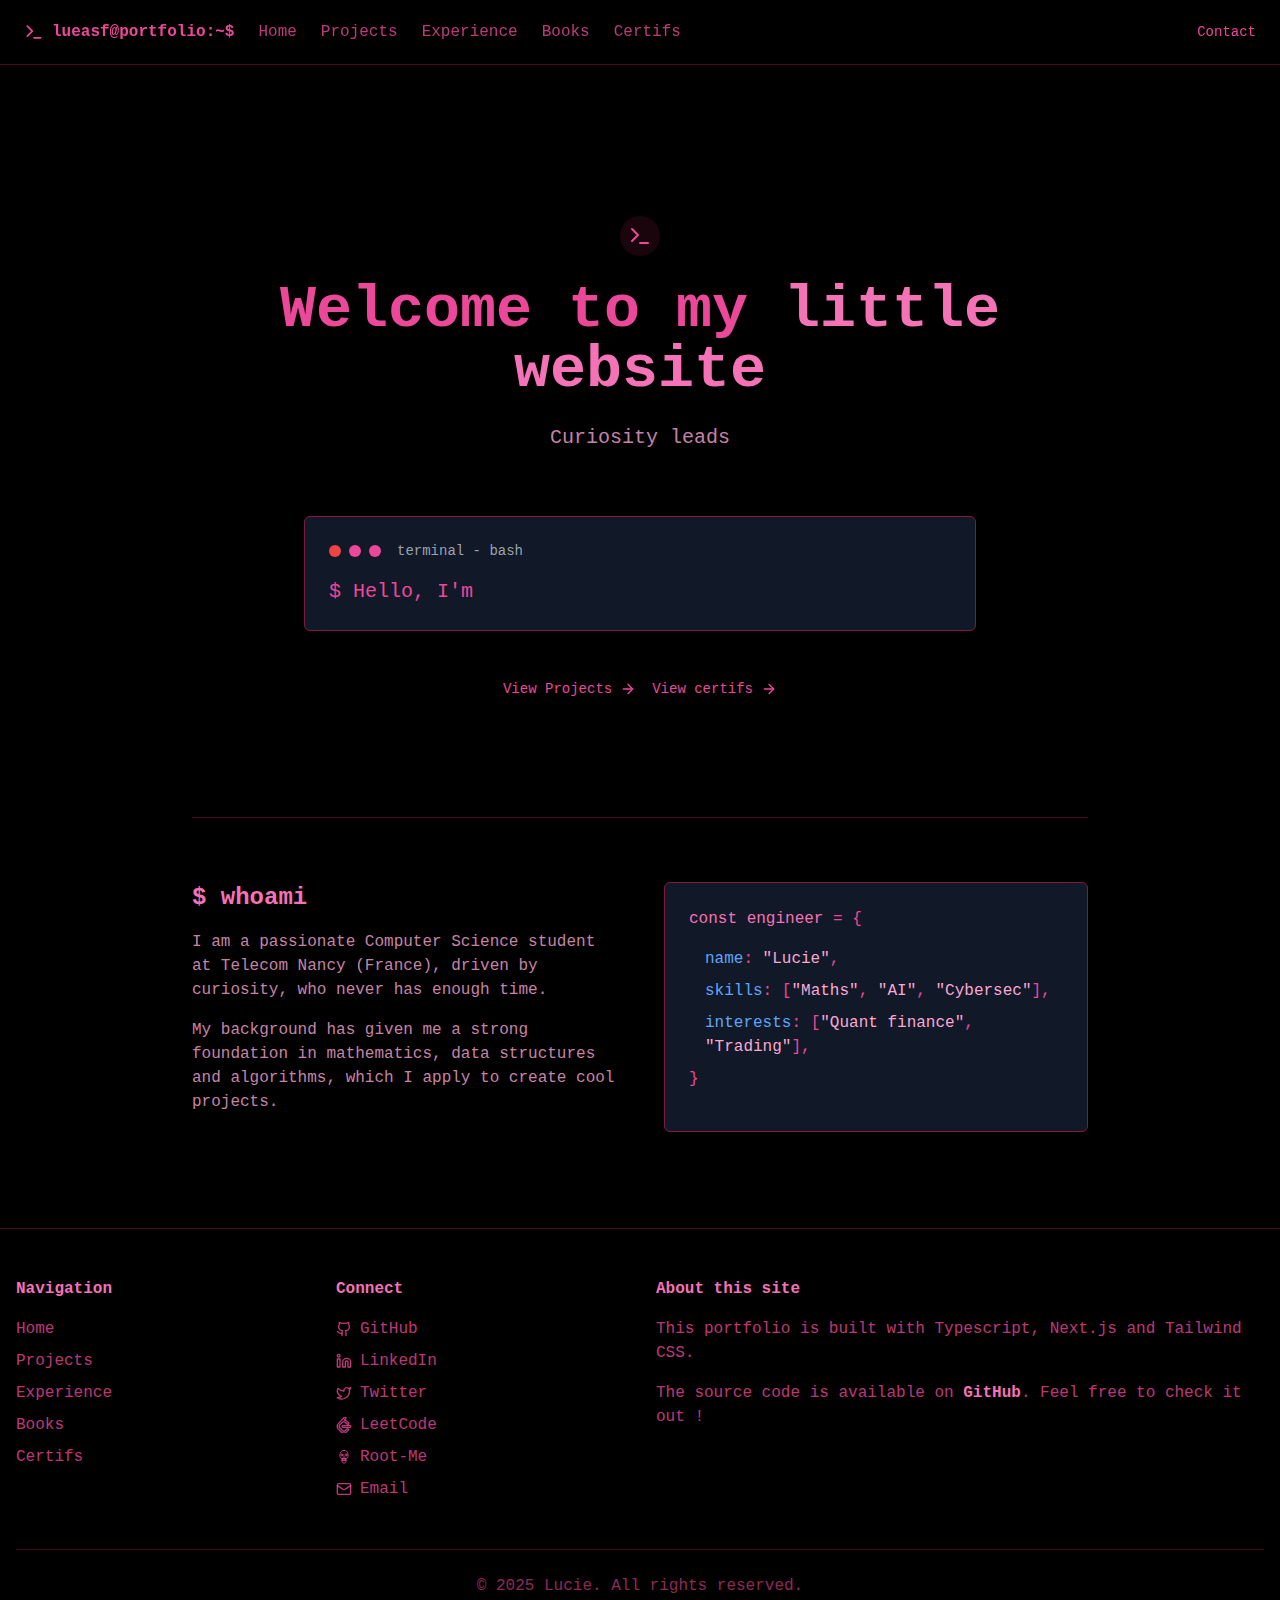
<file: index.html>
<!DOCTYPE html><html lang="en"><head><meta charSet="utf-8"/><meta name="viewport" content="width=device-width, initial-scale=1"/><link rel="preload" href="/_next/static/media/806de4d605d3ad01-s.p.woff2" as="font" crossorigin="" type="font/woff2"/><link rel="preload" href="/_next/static/media/fc727f226c737876-s.p.woff2" as="font" crossorigin="" type="font/woff2"/><link rel="stylesheet" href="/_next/static/css/b850f449fb4602ac.css" data-precedence="next"/><link rel="preload" as="script" fetchPriority="low" href="/_next/static/chunks/webpack-3c656588e1f8dbce.js"/><script src="/_next/static/chunks/11eacf67-d619272b776af2dc.js" async=""></script><script src="/_next/static/chunks/954-5944b54dddb9d8f0.js" async=""></script><script src="/_next/static/chunks/main-app-0f349b3a05334942.js" async=""></script><script src="/_next/static/chunks/583-88bfe27ca8c08060.js" async=""></script><script src="/_next/static/chunks/app/page-4211fbf153f4296e.js" async=""></script><meta name="next-size-adjust" content=""/><title>Lucie&#x27;s pf</title><meta name="description" content="my personal website"/><script src="/_next/static/chunks/polyfills-42372ed130431b0a.js" noModule=""></script></head><body class="__variable_e8b655"><div class="min-h-screen bg-black text-pink-500 font-mono"><header class="sticky top-0 z-40 w-full border-b border-pink-900/50 backdrop-blur-sm bg-black/80"><div class="container flex h-16 items-center px-4 sm:px-6"><a class="flex items-center gap-2 mr-6" href="/"><svg xmlns="http://www.w3.org/2000/svg" width="24" height="24" viewBox="0 0 24 24" fill="none" stroke="currentColor" stroke-width="2" stroke-linecap="round" stroke-linejoin="round" class="lucide lucide-terminal h-5 w-5"><polyline points="4 17 10 11 4 5"></polyline><line x1="12" x2="20" y1="19" y2="19"></line></svg><span class="font-bold">lueasf@portfolio:~$</span></a><nav class="hidden md:flex flex-1 items-center justify-between"><ul class="flex gap-6"><li><a class="text-pink-500/80 hover:text-pink-400 transition-colors" href="/">Home</a></li><li><a class="text-pink-500/80 hover:text-pink-400 transition-colors" href="/projects">Projects</a></li><li><a class="text-pink-500/80 hover:text-pink-400 transition-colors" href="/experience">Experience</a></li><li><a class="text-pink-500/80 hover:text-pink-400 transition-colors" href="/books">Books</a></li><li><a class="text-pink-500/80 hover:text-pink-400 transition-colors" href="/certifs">Certifs</a></li></ul><div><button class="inline-flex items-center justify-center rounded-md text-sm font-medium transition-colors focus:outline-none focus:ring-2 focus:ring-ring focus:ring-offset-2 disabled:opacity-50 disabled:pointer-events-none data-[state=open]:bg-secondary/50 border-pink-500 text-pink-500 hover:bg-pink-950 hover:text-pink-400"><a href="mailto:lucie.correia@telecomnancy.eu">Contact</a></button></div></nav><button class="inline-flex items-center justify-center rounded-md text-sm font-medium transition-colors focus:outline-none focus:ring-2 focus:ring-ring focus:ring-offset-2 disabled:opacity-50 disabled:pointer-events-none data-[state=open]:bg-secondary/50 md:hidden ml-auto text-pink-500 border-pink-900" type="button" aria-haspopup="dialog" aria-expanded="false" aria-controls="radix-«Rqfb»" data-state="closed"><svg xmlns="http://www.w3.org/2000/svg" width="24" height="24" viewBox="0 0 24 24" fill="none" stroke="currentColor" stroke-width="2" stroke-linecap="round" stroke-linejoin="round" class="lucide lucide-menu h-5 w-5 text-pink-500"><line x1="4" x2="20" y1="12" y2="12"></line><line x1="4" x2="20" y1="6" y2="6"></line><line x1="4" x2="20" y1="18" y2="18"></line></svg><span class="sr-only text-pink-500 ">Toggle menu</span></button></div></header><main class="container mx-auto px-4 py-8"><section class="flex flex-col items-center justify-center min-h-[80vh] py-16"><div class="max-w-3xl mx-auto text-center mb-8"><a href="https://cmdchallenge.com/" target="_blank" rel="noopener noreferrer"><div class="inline-flex items-center justify-center p-2 bg-pink-900/20 rounded-full mb-6 hover:bg-pink-900/30 transition-colors"><svg xmlns="http://www.w3.org/2000/svg" width="24" height="24" viewBox="0 0 24 24" fill="none" stroke="currentColor" stroke-width="2" stroke-linecap="round" stroke-linejoin="round" class="lucide lucide-terminal w-6 h-6 text-pink-500"><polyline points="4 17 10 11 4 5"></polyline><line x1="12" x2="20" y1="19" y2="19"></line></svg></div></a><h1 class="text-4xl md:text-6xl font-bold mb-6">Welcome to my <span class="text-pink-400 font-lobster">little website</span></h1><p class="text-xl text-pink-300/80 mb-8">Curiosity leads</p></div><div class="bg-gray-900 p-6 rounded-md border border-pink-900 font-mono w-full max-w-2xl"><div class="flex items-center gap-2 mb-4"><div class="w-3 h-3 rounded-full bg-red-500"></div><div class="w-3 h-3 rounded-full bg-pink-500"></div><div class="w-3 h-3 rounded-full bg-pink-500"></div><span class="ml-2 text-sm text-gray-400">terminal - bash </span></div><div class="text-lg md:text-xl"><span class="inline-block w-3 h-5 bg-pink-500 ml-1 opacity-100"></span></div></div><div class="mt-12 flex flex-wrap gap-4 justify-center"><button class="inline-flex items-center justify-center rounded-md text-sm font-medium transition-colors focus:outline-none focus:ring-2 focus:ring-ring focus:ring-offset-2 disabled:opacity-50 disabled:pointer-events-none data-[state=open]:bg-secondary/50 border-pink-500 text-pink-500 hover:bg-pink-950 hover:text-pink-400"><a class="flex items-center" href="/projects">View Projects <svg xmlns="http://www.w3.org/2000/svg" width="24" height="24" viewBox="0 0 24 24" fill="none" stroke="currentColor" stroke-width="2" stroke-linecap="round" stroke-linejoin="round" class="lucide lucide-arrow-right ml-2 h-4 w-4"><path d="M5 12h14"></path><path d="m12 5 7 7-7 7"></path></svg></a></button><button class="inline-flex items-center justify-center rounded-md text-sm font-medium transition-colors focus:outline-none focus:ring-2 focus:ring-ring focus:ring-offset-2 disabled:opacity-50 disabled:pointer-events-none data-[state=open]:bg-secondary/50 border-pink-500 text-pink-500 hover:bg-pink-950 hover:text-pink-400"><a class="flex items-center" href="/certifs">View certifs <svg xmlns="http://www.w3.org/2000/svg" width="24" height="24" viewBox="0 0 24 24" fill="none" stroke="currentColor" stroke-width="2" stroke-linecap="round" stroke-linejoin="round" class="lucide lucide-arrow-right ml-2 h-4 w-4"><path d="M5 12h14"></path><path d="m12 5 7 7-7 7"></path></svg></a></button></div></section><section class="max-w-4xl mx-auto py-16 border-t border-pink-900/50"><div class="grid md:grid-cols-2 gap-12"><div class="transition-transform duration-300 hover:scale-105"><h2 class="text-2xl font-bold mb-4 text-pink-400">$ whoami</h2><p class="text-pink-300/80 mb-4">I am a passionate Computer Science student at Telecom Nancy (France), driven by curiosity, who never has enough time.</p><p class="text-pink-300/80">My background has given me a strong foundation in mathematics, data structures and algorithms, which I apply to create cool projects.</p></div><div class="bg-gray-900 p-6 rounded-md border border-pink-900 transition-transform duration-300 hover:scale-105"><p class="mb-4"><span class="text-pink-400">const</span> <span class="text-pink-400">engineer</span> = <!-- -->{</p><p class="ml-4 mb-2"><span class="text-blue-400">name</span>: <span class="text-pink-300">&quot;Lucie&quot;</span>,</p><p class="ml-4 mb-2"><span class="text-blue-400">skills</span>: [<span class="text-pink-300">&quot;Maths&quot;</span>,<!-- --> <span class="text-pink-300">&quot;AI&quot;</span>, <span class="text-pink-300">&quot;Cybersec&quot;</span>],</p><p class="ml-4 mb-2"><span class="text-blue-400">interests</span>: [<span class="text-pink-300">&quot;Quant finance&quot;</span>,<!-- --> <span class="text-pink-300">&quot;Trading&quot;</span>],</p><p class="mb-4">}</p></div></div></section></main><footer class="border-t border-pink-900/50 py-12 bg-black"><div class="container mx-auto px-4 "><div class="grid grid-cols-1 md:grid-cols-4 gap-8 "><div class="transition-transform duration-300 hover:scale-105"><h3 class="text-pink-400 font-bold mb-4 ">Navigation</h3><ul class="space-y-2 "><li><a class="text-pink-500/80 hover:text-pink-400 transition-colors" href="/">Home</a></li><li><a class="text-pink-500/80 hover:text-pink-400 transition-colors" href="/projects">Projects</a></li><li><a class="text-pink-500/80 hover:text-pink-400 transition-colors" href="/experience">Experience</a></li><li><a class="text-pink-500/80 hover:text-pink-400 transition-colors" href="/books">Books</a></li><li><a class="text-pink-500/80 hover:text-pink-400 transition-colors" href="/certifs">Certifs</a></li></ul></div><div class="transition-transform duration-300 hover:scale-105"><h3 class="text-pink-400 font-bold mb-4">Connect</h3><ul class="space-y-2"><li><a href="https://github.com/lueasf" target="_blank" rel="noopener noreferrer" class="flex items-center gap-2 text-pink-500/80 hover:text-gray-400 transition-colors"><svg xmlns="http://www.w3.org/2000/svg" width="24" height="24" viewBox="0 0 24 24" fill="none" stroke="currentColor" stroke-width="2" stroke-linecap="round" stroke-linejoin="round" class="lucide lucide-github h-4 w-4"><path d="M15 22v-4a4.8 4.8 0 0 0-1-3.5c3 0 6-2 6-5.5.08-1.25-.27-2.48-1-3.5.28-1.15.28-2.35 0-3.5 0 0-1 0-3 1.5-2.64-.5-5.36-.5-8 0C6 2 5 2 5 2c-.3 1.15-.3 2.35 0 3.5A5.403 5.403 0 0 0 4 9c0 3.5 3 5.5 6 5.5-.39.49-.68 1.05-.85 1.65-.17.6-.22 1.23-.15 1.85v4"></path><path d="M9 18c-4.51 2-5-2-7-2"></path></svg>GitHub</a></li><li><a href="https://www.linkedin.com/in/lucie-correia-89943a183/" target="_blank" rel="noopener noreferrer" class="flex items-center gap-2 text-pink-500/80 hover:text-blue-400 transition-colors"><svg xmlns="http://www.w3.org/2000/svg" width="24" height="24" viewBox="0 0 24 24" fill="none" stroke="currentColor" stroke-width="2" stroke-linecap="round" stroke-linejoin="round" class="lucide lucide-linkedin h-4 w-4"><path d="M16 8a6 6 0 0 1 6 6v7h-4v-7a2 2 0 0 0-2-2 2 2 0 0 0-2 2v7h-4v-7a6 6 0 0 1 6-6z"></path><rect width="4" height="12" x="2" y="9"></rect><circle cx="4" cy="4" r="2"></circle></svg>LinkedIn</a></li><li><a href="https://x.com/lueasf" target="_blank" rel="noopener noreferrer" class="flex items-center gap-2 text-pink-500/80 hover:text-white transition-colors"><svg xmlns="http://www.w3.org/2000/svg" width="24" height="24" viewBox="0 0 24 24" fill="none" stroke="currentColor" stroke-width="2" stroke-linecap="round" stroke-linejoin="round" class="lucide lucide-twitter h-4 w-4"><path d="M22 4s-.7 2.1-2 3.4c1.6 10-9.4 17.3-18 11.6 2.2.1 4.4-.6 6-2C3 15.5.5 9.6 3 5c2.2 2.6 5.6 4.1 9 4-.9-4.2 4-6.6 7-3.8 1.1 0 3-1.2 3-1.2z"></path></svg>Twitter</a></li><li><a href="https://leetcode.com/u/lueasf/" target="_blank" rel="noopener noreferrer" class="flex items-center gap-2 text-pink-500/80 hover:text-orange-400 transition-colors"><svg xmlns="http://www.w3.org/2000/svg" width="24" height="24" viewBox="0 0 24 24" fill="none" stroke="currentColor" stroke-width="2" stroke-linecap="round" stroke-linejoin="round" class="h-4 w-4"><path d="M13.483 0a1.374 1.374 0 0 0-.961.438L7.116 6.226l-3.854 4.126a5.266 5.266 0 0 0-1.209 2.104 5.35 5.35 0 0 0-.125.513 5.527 5.527 0 0 0 .062 2.362 5.83 5.83 0 0 0 .349 1.017 5.938 5.938 0 0 0 1.271 1.818l4.277 4.193.039.038c2.248 2.165 5.852 2.133 8.063-.074l2.396-2.392c.54-.54.54-1.414.003-1.955a1.378 1.378 0 0 0-1.951-.003l-2.396 2.392a3.021 3.021 0 0 1-4.205.038l-.02-.019-4.276-4.193c-.652-.64-.972-1.469-.948-2.263a2.68 2.68 0 0 1 .066-.523 2.545 2.545 0 0 1 .619-1.164L9.13 8.114c1.058-1.134 3.204-1.27 4.43-.278l3.501 2.831c.593.48 1.461.387 1.94-.207a1.384 1.384 0 0 0-.207-1.943l-3.5-2.831c-.8-.647-1.766-1.045-2.774-1.202l2.015-2.158A1.384 1.384 0 0 0 13.483 0zm-2.866 12.815a1.38 1.38 0 0 0-1.38 1.382 1.38 1.38 0 0 0 1.38 1.382H20.79a1.38 1.38 0 0 0 1.38-1.382 1.38 1.38 0 0 0-1.38-1.382z"></path></svg>LeetCode</a></li><li><a href="https://www.root-me.org/lueasf?lang=fr#49019b173844e0b9dff3ba120be943f4" target="_blank" rel="noopener noreferrer" class="flex items-center gap-2 text-pink-500/80 hover:text-white transition-colors"><svg xmlns="http://www.w3.org/2000/svg" width="24" height="24" viewBox="0 0 24 24" fill="none" stroke="currentColor" stroke-width="1.5" stroke-linecap="round" stroke-linejoin="round" class="h-4 w-4"><path d="M12 2c-3.314 0-6 2.686-6 6v3c0 1.657 1.343 3 3 3h6c1.657 0 3-1.343 3-3V8c0-3.314-2.686-6-6-6z"></path><path d="M9 14v4c0 1.657.895 3 2 3h2c1.105 0 2-1.343 2-3v-4"></path><circle cx="9" cy="9" r="1.5"></circle><circle cx="15" cy="9" r="1.5"></circle><path d="M12 11v2"></path><path d="M9 17h6"></path><path d="M10 14v3"></path><path d="M12 14v3"></path><path d="M14 14v3"></path></svg>Root-Me</a></li><li><a href="mailto:lucie.correia@telecomnancy.eu" class="flex items-center gap-2 text-pink-500/80 hover:text-red-400 transition-colors"><svg xmlns="http://www.w3.org/2000/svg" width="24" height="24" viewBox="0 0 24 24" fill="none" stroke="currentColor" stroke-width="2" stroke-linecap="round" stroke-linejoin="round" class="lucide lucide-mail h-4 w-4"><rect width="20" height="16" x="2" y="4" rx="2"></rect><path d="m22 7-8.97 5.7a1.94 1.94 0 0 1-2.06 0L2 7"></path></svg>Email</a></li></ul></div><div class="md:col-span-2 transition-transform duration-300 hover:scale-105"><h3 class="text-pink-400 font-bold mb-4">About this site</h3><p class="text-pink-500/80 mb-4">This portfolio is built with Typescript, Next.js and Tailwind CSS.</p><p class="text-pink-500/80">The source code is available on<!-- --> <a href="https://github.com/lueasf/lueasf.github.io" target="_blank" rel="noopener noreferrer" class="text-pink-500/80 hover:text-pink-400 transition-colors "><span class="text-pink-400 font-bold">GitHub</span></a>. Feel free to check it out !</p></div></div><div class="mt-12 pt-6 border-t border-pink-900/50 text-center text-pink-500/60"><p>© <!-- -->2025<!-- --> Lucie. All rights reserved.</p></div></div></footer></div><script src="/_next/static/chunks/webpack-3c656588e1f8dbce.js" async=""></script><script>(self.__next_f=self.__next_f||[]).push([0])</script><script>self.__next_f.push([1,"1:\"$Sreact.fragment\"\n2:I[1063,[],\"\"]\n3:I[1483,[],\"\"]\n4:I[4248,[\"583\",\"static/chunks/583-88bfe27ca8c08060.js\",\"974\",\"static/chunks/app/page-4211fbf153f4296e.js\"],\"default\"]\n5:I[6505,[\"583\",\"static/chunks/583-88bfe27ca8c08060.js\",\"974\",\"static/chunks/app/page-4211fbf153f4296e.js\"],\"default\"]\n6:I[7950,[\"583\",\"static/chunks/583-88bfe27ca8c08060.js\",\"974\",\"static/chunks/app/page-4211fbf153f4296e.js\"],\"\"]\n7:I[5125,[],\"OutletBoundary\"]\na:I[5125,[],\"ViewportBoundary\"]\nc:I[5125,[],\"MetadataBoundary\"]\ne:I[1954,[],\"\"]\n:HL[\"/_next/static/media/806de4d605d3ad01-s.p.woff2\",\"font\",{\"crossOrigin\":\"\",\"type\":\"font/woff2\"}]\n:HL[\"/_next/static/media/fc727f226c737876-s.p.woff2\",\"font\",{\"crossOrigin\":\"\",\"type\":\"font/woff2\"}]\n:HL[\"/_next/static/css/b850f449fb4602ac.css\",\"style\"]\n"])</script><script>self.__next_f.push([1,"0:{\"P\":null,\"b\":\"uIRVxKuN8RWw4ABhzco1k\",\"p\":\"\",\"c\":[\"\",\"\"],\"i\":false,\"f\":[[[\"\",{\"children\":[\"__PAGE__\",{}]},\"$undefined\",\"$undefined\",true],[\"\",[\"$\",\"$1\",\"c\",{\"children\":[[[\"$\",\"link\",\"0\",{\"rel\":\"stylesheet\",\"href\":\"/_next/static/css/b850f449fb4602ac.css\",\"precedence\":\"next\",\"crossOrigin\":\"$undefined\",\"nonce\":\"$undefined\"}]],[\"$\",\"html\",null,{\"lang\":\"en\",\"children\":[\"$\",\"body\",null,{\"className\":\"__variable_e8b655\",\"children\":[\"$\",\"$L2\",null,{\"parallelRouterKey\":\"children\",\"error\":\"$undefined\",\"errorStyles\":\"$undefined\",\"errorScripts\":\"$undefined\",\"template\":[\"$\",\"$L3\",null,{}],\"templateStyles\":\"$undefined\",\"templateScripts\":\"$undefined\",\"notFound\":[[[\"$\",\"title\",null,{\"children\":\"404: This page could not be found.\"}],[\"$\",\"div\",null,{\"style\":{\"fontFamily\":\"system-ui,\\\"Segoe UI\\\",Roboto,Helvetica,Arial,sans-serif,\\\"Apple Color Emoji\\\",\\\"Segoe UI Emoji\\\"\",\"height\":\"100vh\",\"textAlign\":\"center\",\"display\":\"flex\",\"flexDirection\":\"column\",\"alignItems\":\"center\",\"justifyContent\":\"center\"},\"children\":[\"$\",\"div\",null,{\"children\":[[\"$\",\"style\",null,{\"dangerouslySetInnerHTML\":{\"__html\":\"body{color:#000;background:#fff;margin:0}.next-error-h1{border-right:1px solid rgba(0,0,0,.3)}@media (prefers-color-scheme:dark){body{color:#fff;background:#000}.next-error-h1{border-right:1px solid rgba(255,255,255,.3)}}\"}}],[\"$\",\"h1\",null,{\"className\":\"next-error-h1\",\"style\":{\"display\":\"inline-block\",\"margin\":\"0 20px 0 0\",\"padding\":\"0 23px 0 0\",\"fontSize\":24,\"fontWeight\":500,\"verticalAlign\":\"top\",\"lineHeight\":\"49px\"},\"children\":404}],[\"$\",\"div\",null,{\"style\":{\"display\":\"inline-block\"},\"children\":[\"$\",\"h2\",null,{\"style\":{\"fontSize\":14,\"fontWeight\":400,\"lineHeight\":\"49px\",\"margin\":0},\"children\":\"This page could not be found.\"}]}]]}]}]],[]],\"forbidden\":\"$undefined\",\"unauthorized\":\"$undefined\"}]}]}]]}],{\"children\":[\"__PAGE__\",[\"$\",\"$1\",\"c\",{\"children\":[[\"$\",\"div\",null,{\"className\":\"min-h-screen bg-black text-pink-500 font-mono\",\"children\":[[\"$\",\"$L4\",null,{}],[\"$\",\"main\",null,{\"className\":\"container mx-auto px-4 py-8\",\"children\":[[\"$\",\"section\",null,{\"className\":\"flex flex-col items-center justify-center min-h-[80vh] py-16\",\"children\":[[\"$\",\"div\",null,{\"className\":\"max-w-3xl mx-auto text-center mb-8\",\"children\":[[\"$\",\"a\",null,{\"href\":\"https://cmdchallenge.com/\",\"target\":\"_blank\",\"rel\":\"noopener noreferrer\",\"children\":[\"$\",\"div\",null,{\"className\":\"inline-flex items-center justify-center p-2 bg-pink-900/20 rounded-full mb-6 hover:bg-pink-900/30 transition-colors\",\"children\":[\"$\",\"svg\",null,{\"ref\":\"$undefined\",\"xmlns\":\"http://www.w3.org/2000/svg\",\"width\":24,\"height\":24,\"viewBox\":\"0 0 24 24\",\"fill\":\"none\",\"stroke\":\"currentColor\",\"strokeWidth\":2,\"strokeLinecap\":\"round\",\"strokeLinejoin\":\"round\",\"className\":\"lucide lucide-terminal w-6 h-6 text-pink-500\",\"children\":[[\"$\",\"polyline\",\"akl6gq\",{\"points\":\"4 17 10 11 4 5\"}],[\"$\",\"line\",\"q2wloq\",{\"x1\":\"12\",\"x2\":\"20\",\"y1\":\"19\",\"y2\":\"19\"}],\"$undefined\"]}]}]}],[\"$\",\"h1\",null,{\"className\":\"text-4xl md:text-6xl font-bold mb-6\",\"children\":[\"Welcome to my \",[\"$\",\"span\",null,{\"className\":\"text-pink-400 font-lobster\",\"children\":\"little website\"}]]}],[\"$\",\"p\",null,{\"className\":\"text-xl text-pink-300/80 mb-8\",\"children\":\"Curiosity leads\"}]]}],[\"$\",\"$L5\",null,{}],[\"$\",\"div\",null,{\"className\":\"mt-12 flex flex-wrap gap-4 justify-center\",\"children\":[[\"$\",\"button\",null,{\"className\":\"inline-flex items-center justify-center rounded-md text-sm font-medium transition-colors focus:outline-none focus:ring-2 focus:ring-ring focus:ring-offset-2 disabled:opacity-50 disabled:pointer-events-none data-[state=open]:bg-secondary/50 border-pink-500 text-pink-500 hover:bg-pink-950 hover:text-pink-400\",\"ref\":\"$undefined\",\"children\":[\"$\",\"$L6\",null,{\"href\":\"/projects\",\"className\":\"flex items-center\",\"children\":[\"View Projects \",[\"$\",\"svg\",null,{\"ref\":\"$undefined\",\"xmlns\":\"http://www.w3.org/2000/svg\",\"width\":24,\"height\":24,\"viewBox\":\"0 0 24 24\",\"fill\":\"none\",\"stroke\":\"currentColor\",\"strokeWidth\":2,\"strokeLinecap\":\"round\",\"strokeLinejoin\":\"round\",\"className\":\"lucide lucide-arrow-right ml-2 h-4 w-4\",\"children\":[[\"$\",\"path\",\"1ays0h\",{\"d\":\"M5 12h14\"}],[\"$\",\"path\",\"xquz4c\",{\"d\":\"m12 5 7 7-7 7\"}],\"$undefined\"]}]]}]}],[\"$\",\"button\",null,{\"className\":\"inline-flex items-center justify-center rounded-md text-sm font-medium transition-colors focus:outline-none focus:ring-2 focus:ring-ring focus:ring-offset-2 disabled:opacity-50 disabled:pointer-events-none data-[state=open]:bg-secondary/50 border-pink-500 text-pink-500 hover:bg-pink-950 hover:text-pink-400\",\"ref\":\"$undefined\",\"children\":[\"$\",\"$L6\",null,{\"href\":\"/certifs\",\"className\":\"flex items-center\",\"children\":[\"View certifs \",[\"$\",\"svg\",null,{\"ref\":\"$undefined\",\"xmlns\":\"http://www.w3.org/2000/svg\",\"width\":24,\"height\":24,\"viewBox\":\"0 0 24 24\",\"fill\":\"none\",\"stroke\":\"currentColor\",\"strokeWidth\":2,\"strokeLinecap\":\"round\",\"strokeLinejoin\":\"round\",\"className\":\"lucide lucide-arrow-right ml-2 h-4 w-4\",\"children\":[[\"$\",\"path\",\"1ays0h\",{\"d\":\"M5 12h14\"}],[\"$\",\"path\",\"xquz4c\",{\"d\":\"m12 5 7 7-7 7\"}],\"$undefined\"]}]]}]}]]}]]}],[\"$\",\"section\",null,{\"className\":\"max-w-4xl mx-auto py-16 border-t border-pink-900/50\",\"children\":[\"$\",\"div\",null,{\"className\":\"grid md:grid-cols-2 gap-12\",\"children\":[[\"$\",\"div\",null,{\"className\":\"transition-transform duration-300 hover:scale-105\",\"children\":[[\"$\",\"h2\",null,{\"className\":\"text-2xl font-bold mb-4 text-pink-400\",\"children\":\"$$ whoami\"}],[\"$\",\"p\",null,{\"className\":\"text-pink-300/80 mb-4\",\"children\":\"I am a passionate Computer Science student at Telecom Nancy (France), driven by curiosity, who never has enough time.\"}],[\"$\",\"p\",null,{\"className\":\"text-pink-300/80\",\"children\":\"My background has given me a strong foundation in mathematics, data structures and algorithms, which I apply to create cool projects.\"}]]}],[\"$\",\"div\",null,{\"className\":\"bg-gray-900 p-6 rounded-md border border-pink-900 transition-transform duration-300 hover:scale-105\",\"children\":[[\"$\",\"p\",null,{\"className\":\"mb-4\",\"children\":[[\"$\",\"span\",null,{\"className\":\"text-pink-400\",\"children\":\"const\"}],\" \",[\"$\",\"span\",null,{\"className\":\"text-pink-400\",\"children\":\"engineer\"}],\" = \",\"{\"]}],[\"$\",\"p\",null,{\"className\":\"ml-4 mb-2\",\"children\":[[\"$\",\"span\",null,{\"className\":\"text-blue-400\",\"children\":\"name\"}],\": \",[\"$\",\"span\",null,{\"className\":\"text-pink-300\",\"children\":\"\\\"Lucie\\\"\"}],\",\"]}],[\"$\",\"p\",null,{\"className\":\"ml-4 mb-2\",\"children\":[[\"$\",\"span\",null,{\"className\":\"text-blue-400\",\"children\":\"skills\"}],\": [\",[\"$\",\"span\",null,{\"className\":\"text-pink-300\",\"children\":\"\\\"Maths\\\"\"}],\",\",\" \",[\"$\",\"span\",null,{\"className\":\"text-pink-300\",\"children\":\"\\\"AI\\\"\"}],\", \",[\"$\",\"span\",null,{\"className\":\"text-pink-300\",\"children\":\"\\\"Cybersec\\\"\"}],\"],\"]}],[\"$\",\"p\",null,{\"className\":\"ml-4 mb-2\",\"children\":[[\"$\",\"span\",null,{\"className\":\"text-blue-400\",\"children\":\"interests\"}],\": [\",[\"$\",\"span\",null,{\"className\":\"text-pink-300\",\"children\":\"\\\"Quant finance\\\"\"}],\",\",\" \",[\"$\",\"span\",null,{\"className\":\"text-pink-300\",\"children\":\"\\\"Trading\\\"\"}],\"],\"]}],[\"$\",\"p\",null,{\"className\":\"mb-4\",\"children\":\"}\"}]]}]]}]}]]}],[\"$\",\"footer\",null,{\"className\":\"border-t border-pink-900/50 py-12 bg-black\",\"children\":[\"$\",\"div\",null,{\"className\":\"container mx-auto px-4 \",\"children\":[[\"$\",\"div\",null,{\"className\":\"grid grid-cols-1 md:grid-cols-4 gap-8 \",\"children\":[[\"$\",\"div\",null,{\"className\":\"transition-transform duration-300 hover:scale-105\",\"children\":[[\"$\",\"h3\",null,{\"className\":\"text-pink-400 font-bold mb-4 \",\"children\":\"Navigation\"}],[\"$\",\"ul\",null,{\"className\":\"space-y-2 \",\"children\":[[\"$\",\"li\",null,{\"children\":[\"$\",\"$L6\",null,{\"href\":\"/\",\"className\":\"text-pink-500/80 hover:text-pink-400 transition-colors\",\"children\":\"Home\"}]}],[\"$\",\"li\",null,{\"children\":[\"$\",\"$L6\",null,{\"href\":\"/projects\",\"className\":\"text-pink-500/80 hover:text-pink-400 transition-colors\",\"children\":\"Projects\"}]}],[\"$\",\"li\",null,{\"children\":[\"$\",\"$L6\",null,{\"href\":\"/experience\",\"className\":\"text-pink-500/80 hover:text-pink-400 transition-colors\",\"children\":\"Experience\"}]}],[\"$\",\"li\",null,{\"children\":[\"$\",\"$L6\",null,{\"href\":\"/books\",\"className\":\"text-pink-500/80 hover:text-pink-400 transition-colors\",\"children\":\"Books\"}]}],[\"$\",\"li\",null,{\"children\":[\"$\",\"$L6\",null,{\"href\":\"/certifs\",\"className\":\"text-pink-500/80 hover:text-pink-400 transition-colors\",\"children\":\"Certifs\"}]}]]}]]}],[\"$\",\"div\",null,{\"className\":\"transition-transform duration-300 hover:scale-105\",\"children\":[[\"$\",\"h3\",null,{\"className\":\"text-pink-400 font-bold mb-4\",\"children\":\"Connect\"}],[\"$\",\"ul\",null,{\"className\":\"space-y-2\",\"children\":[[\"$\",\"li\",null,{\"children\":[\"$\",\"a\",null,{\"href\":\"https://github.com/lueasf\",\"target\":\"_blank\",\"rel\":\"noopener noreferrer\",\"className\":\"flex items-center gap-2 text-pink-500/80 hover:text-gray-400 transition-colors\",\"children\":[[\"$\",\"svg\",null,{\"ref\":\"$undefined\",\"xmlns\":\"http://www.w3.org/2000/svg\",\"width\":24,\"height\":24,\"viewBox\":\"0 0 24 24\",\"fill\":\"none\",\"stroke\":\"currentColor\",\"strokeWidth\":2,\"strokeLinecap\":\"round\",\"strokeLinejoin\":\"round\",\"className\":\"lucide lucide-github h-4 w-4\",\"children\":[[\"$\",\"path\",\"tonef\",{\"d\":\"M15 22v-4a4.8 4.8 0 0 0-1-3.5c3 0 6-2 6-5.5.08-1.25-.27-2.48-1-3.5.28-1.15.28-2.35 0-3.5 0 0-1 0-3 1.5-2.64-.5-5.36-.5-8 0C6 2 5 2 5 2c-.3 1.15-.3 2.35 0 3.5A5.403 5.403 0 0 0 4 9c0 3.5 3 5.5 6 5.5-.39.49-.68 1.05-.85 1.65-.17.6-.22 1.23-.15 1.85v4\"}],[\"$\",\"path\",\"9comsn\",{\"d\":\"M9 18c-4.51 2-5-2-7-2\"}],\"$undefined\"]}],\"GitHub\"]}]}],[\"$\",\"li\",null,{\"children\":[\"$\",\"a\",null,{\"href\":\"https://www.linkedin.com/in/lucie-correia-89943a183/\",\"target\":\"_blank\",\"rel\":\"noopener noreferrer\",\"className\":\"flex items-center gap-2 text-pink-500/80 hover:text-blue-400 transition-colors\",\"children\":[[\"$\",\"svg\",null,{\"ref\":\"$undefined\",\"xmlns\":\"http://www.w3.org/2000/svg\",\"width\":24,\"height\":24,\"viewBox\":\"0 0 24 24\",\"fill\":\"none\",\"stroke\":\"currentColor\",\"strokeWidth\":2,\"strokeLinecap\":\"round\",\"strokeLinejoin\":\"round\",\"className\":\"lucide lucide-linkedin h-4 w-4\",\"children\":[[\"$\",\"path\",\"c2jq9f\",{\"d\":\"M16 8a6 6 0 0 1 6 6v7h-4v-7a2 2 0 0 0-2-2 2 2 0 0 0-2 2v7h-4v-7a6 6 0 0 1 6-6z\"}],[\"$\",\"rect\",\"mk3on5\",{\"width\":\"4\",\"height\":\"12\",\"x\":\"2\",\"y\":\"9\"}],[\"$\",\"circle\",\"bt5ra8\",{\"cx\":\"4\",\"cy\":\"4\",\"r\":\"2\"}],\"$undefined\"]}],\"LinkedIn\"]}]}],[\"$\",\"li\",null,{\"children\":[\"$\",\"a\",null,{\"href\":\"https://x.com/lueasf\",\"target\":\"_blank\",\"rel\":\"noopener noreferrer\",\"className\":\"flex items-center gap-2 text-pink-500/80 hover:text-white transition-colors\",\"children\":[[\"$\",\"svg\",null,{\"ref\":\"$undefined\",\"xmlns\":\"http://www.w3.org/2000/svg\",\"width\":24,\"height\":24,\"viewBox\":\"0 0 24 24\",\"fill\":\"none\",\"stroke\":\"currentColor\",\"strokeWidth\":2,\"strokeLinecap\":\"round\",\"strokeLinejoin\":\"round\",\"className\":\"lucide lucide-twitter h-4 w-4\",\"children\":[[\"$\",\"path\",\"pff0z6\",{\"d\":\"M22 4s-.7 2.1-2 3.4c1.6 10-9.4 17.3-18 11.6 2.2.1 4.4-.6 6-2C3 15.5.5 9.6 3 5c2.2 2.6 5.6 4.1 9 4-.9-4.2 4-6.6 7-3.8 1.1 0 3-1.2 3-1.2z\"}],\"$undefined\"]}],\"Twitter\"]}]}],[\"$\",\"li\",null,{\"children\":[\"$\",\"a\",null,{\"href\":\"https://leetcode.com/u/lueasf/\",\"target\":\"_blank\",\"rel\":\"noopener noreferrer\",\"className\":\"flex items-center gap-2 text-pink-500/80 hover:text-orange-400 transition-colors\",\"children\":[[\"$\",\"svg\",null,{\"xmlns\":\"http://www.w3.org/2000/svg\",\"width\":\"24\",\"height\":\"24\",\"viewBox\":\"0 0 24 24\",\"fill\":\"none\",\"stroke\":\"currentColor\",\"strokeWidth\":\"2\",\"strokeLinecap\":\"round\",\"strokeLinejoin\":\"round\",\"className\":\"h-4 w-4\",\"children\":[\"$\",\"path\",null,{\"d\":\"M13.483 0a1.374 1.374 0 0 0-.961.438L7.116 6.226l-3.854 4.126a5.266 5.266 0 0 0-1.209 2.104 5.35 5.35 0 0 0-.125.513 5.527 5.527 0 0 0 .062 2.362 5.83 5.83 0 0 0 .349 1.017 5.938 5.938 0 0 0 1.271 1.818l4.277 4.193.039.038c2.248 2.165 5.852 2.133 8.063-.074l2.396-2.392c.54-.54.54-1.414.003-1.955a1.378 1.378 0 0 0-1.951-.003l-2.396 2.392a3.021 3.021 0 0 1-4.205.038l-.02-.019-4.276-4.193c-.652-.64-.972-1.469-.948-2.263a2.68 2.68 0 0 1 .066-.523 2.545 2.545 0 0 1 .619-1.164L9.13 8.114c1.058-1.134 3.204-1.27 4.43-.278l3.501 2.831c.593.48 1.461.387 1.94-.207a1.384 1.384 0 0 0-.207-1.943l-3.5-2.831c-.8-.647-1.766-1.045-2.774-1.202l2.015-2.158A1.384 1.384 0 0 0 13.483 0zm-2.866 12.815a1.38 1.38 0 0 0-1.38 1.382 1.38 1.38 0 0 0 1.38 1.382H20.79a1.38 1.38 0 0 0 1.38-1.382 1.38 1.38 0 0 0-1.38-1.382z\"}]}],\"LeetCode\"]}]}],[\"$\",\"li\",null,{\"children\":[\"$\",\"a\",null,{\"href\":\"https://www.root-me.org/lueasf?lang=fr#49019b173844e0b9dff3ba120be943f4\",\"target\":\"_blank\",\"rel\":\"noopener noreferrer\",\"className\":\"flex items-center gap-2 text-pink-500/80 hover:text-white transition-colors\",\"children\":[[\"$\",\"svg\",null,{\"xmlns\":\"http://www.w3.org/2000/svg\",\"width\":\"24\",\"height\":\"24\",\"viewBox\":\"0 0 24 24\",\"fill\":\"none\",\"stroke\":\"currentColor\",\"strokeWidth\":\"1.5\",\"strokeLinecap\":\"round\",\"strokeLinejoin\":\"round\",\"className\":\"h-4 w-4\",\"children\":[[\"$\",\"path\",null,{\"d\":\"M12 2c-3.314 0-6 2.686-6 6v3c0 1.657 1.343 3 3 3h6c1.657 0 3-1.343 3-3V8c0-3.314-2.686-6-6-6z\"}],[\"$\",\"path\",null,{\"d\":\"M9 14v4c0 1.657.895 3 2 3h2c1.105 0 2-1.343 2-3v-4\"}],[\"$\",\"circle\",null,{\"cx\":\"9\",\"cy\":\"9\",\"r\":\"1.5\"}],[\"$\",\"circle\",null,{\"cx\":\"15\",\"cy\":\"9\",\"r\":\"1.5\"}],[\"$\",\"path\",null,{\"d\":\"M12 11v2\"}],[\"$\",\"path\",null,{\"d\":\"M9 17h6\"}],[\"$\",\"path\",null,{\"d\":\"M10 14v3\"}],[\"$\",\"path\",null,{\"d\":\"M12 14v3\"}],[\"$\",\"path\",null,{\"d\":\"M14 14v3\"}]]}],\"Root-Me\"]}]}],[\"$\",\"li\",null,{\"children\":[\"$\",\"a\",null,{\"href\":\"mailto:lucie.correia@telecomnancy.eu\",\"className\":\"flex items-center gap-2 text-pink-500/80 hover:text-red-400 transition-colors\",\"children\":[[\"$\",\"svg\",null,{\"ref\":\"$undefined\",\"xmlns\":\"http://www.w3.org/2000/svg\",\"width\":24,\"height\":24,\"viewBox\":\"0 0 24 24\",\"fill\":\"none\",\"stroke\":\"currentColor\",\"strokeWidth\":2,\"strokeLinecap\":\"round\",\"strokeLinejoin\":\"round\",\"className\":\"lucide lucide-mail h-4 w-4\",\"children\":[[\"$\",\"rect\",\"18n3k1\",{\"width\":\"20\",\"height\":\"16\",\"x\":\"2\",\"y\":\"4\",\"rx\":\"2\"}],[\"$\",\"path\",\"1ocrg3\",{\"d\":\"m22 7-8.97 5.7a1.94 1.94 0 0 1-2.06 0L2 7\"}],\"$undefined\"]}],\"Email\"]}]}]]}]]}],[\"$\",\"div\",null,{\"className\":\"md:col-span-2 transition-transform duration-300 hover:scale-105\",\"children\":[[\"$\",\"h3\",null,{\"className\":\"text-pink-400 font-bold mb-4\",\"children\":\"About this site\"}],[\"$\",\"p\",null,{\"className\":\"text-pink-500/80 mb-4\",\"children\":\"This portfolio is built with Typescript, Next.js and Tailwind CSS.\"}],[\"$\",\"p\",null,{\"className\":\"text-pink-500/80\",\"children\":[\"The source code is available on\",\" \",[\"$\",\"a\",null,{\"href\":\"https://github.com/lueasf/lueasf.github.io\",\"target\":\"_blank\",\"rel\":\"noopener noreferrer\",\"className\":\"text-pink-500/80 hover:text-pink-400 transition-colors \",\"children\":[\"$\",\"span\",null,{\"className\":\"text-pink-400 font-bold\",\"children\":\"GitHub\"}]}],\". Feel free to check it out !\"]}]]}]]}],[\"$\",\"div\",null,{\"className\":\"mt-12 pt-6 border-t border-pink-900/50 text-center text-pink-500/60\",\"children\":[\"$\",\"p\",null,{\"children\":[\"© \",2025,\" Lucie. All rights reserved.\"]}]}]]}]}]]}],\"$undefined\",null,[\"$\",\"$L7\",null,{\"children\":[\"$L8\",\"$L9\",null]}]]}],{},null,false]},null,false],[\"$\",\"$1\",\"h\",{\"children\":[null,[\"$\",\"$1\",\"JwcO5zpcnD6CzmtK804vc\",{\"children\":[[\"$\",\"$La\",null,{\"children\":\"$Lb\"}],[\"$\",\"meta\",null,{\"name\":\"next-size-adjust\",\"content\":\"\"}]]}],[\"$\",\"$Lc\",null,{\"children\":\"$Ld\"}]]}],false]],\"m\":\"$undefined\",\"G\":[\"$e\",\"$undefined\"],\"s\":false,\"S\":true}\n"])</script><script>self.__next_f.push([1,"b:[[\"$\",\"meta\",\"0\",{\"charSet\":\"utf-8\"}],[\"$\",\"meta\",\"1\",{\"name\":\"viewport\",\"content\":\"width=device-width, initial-scale=1\"}]]\n8:null\n"])</script><script>self.__next_f.push([1,"9:null\nd:[[\"$\",\"title\",\"0\",{\"children\":\"Lucie's pf\"}],[\"$\",\"meta\",\"1\",{\"name\":\"description\",\"content\":\"my personal website\"}]]\n"])</script></body></html>
</file>
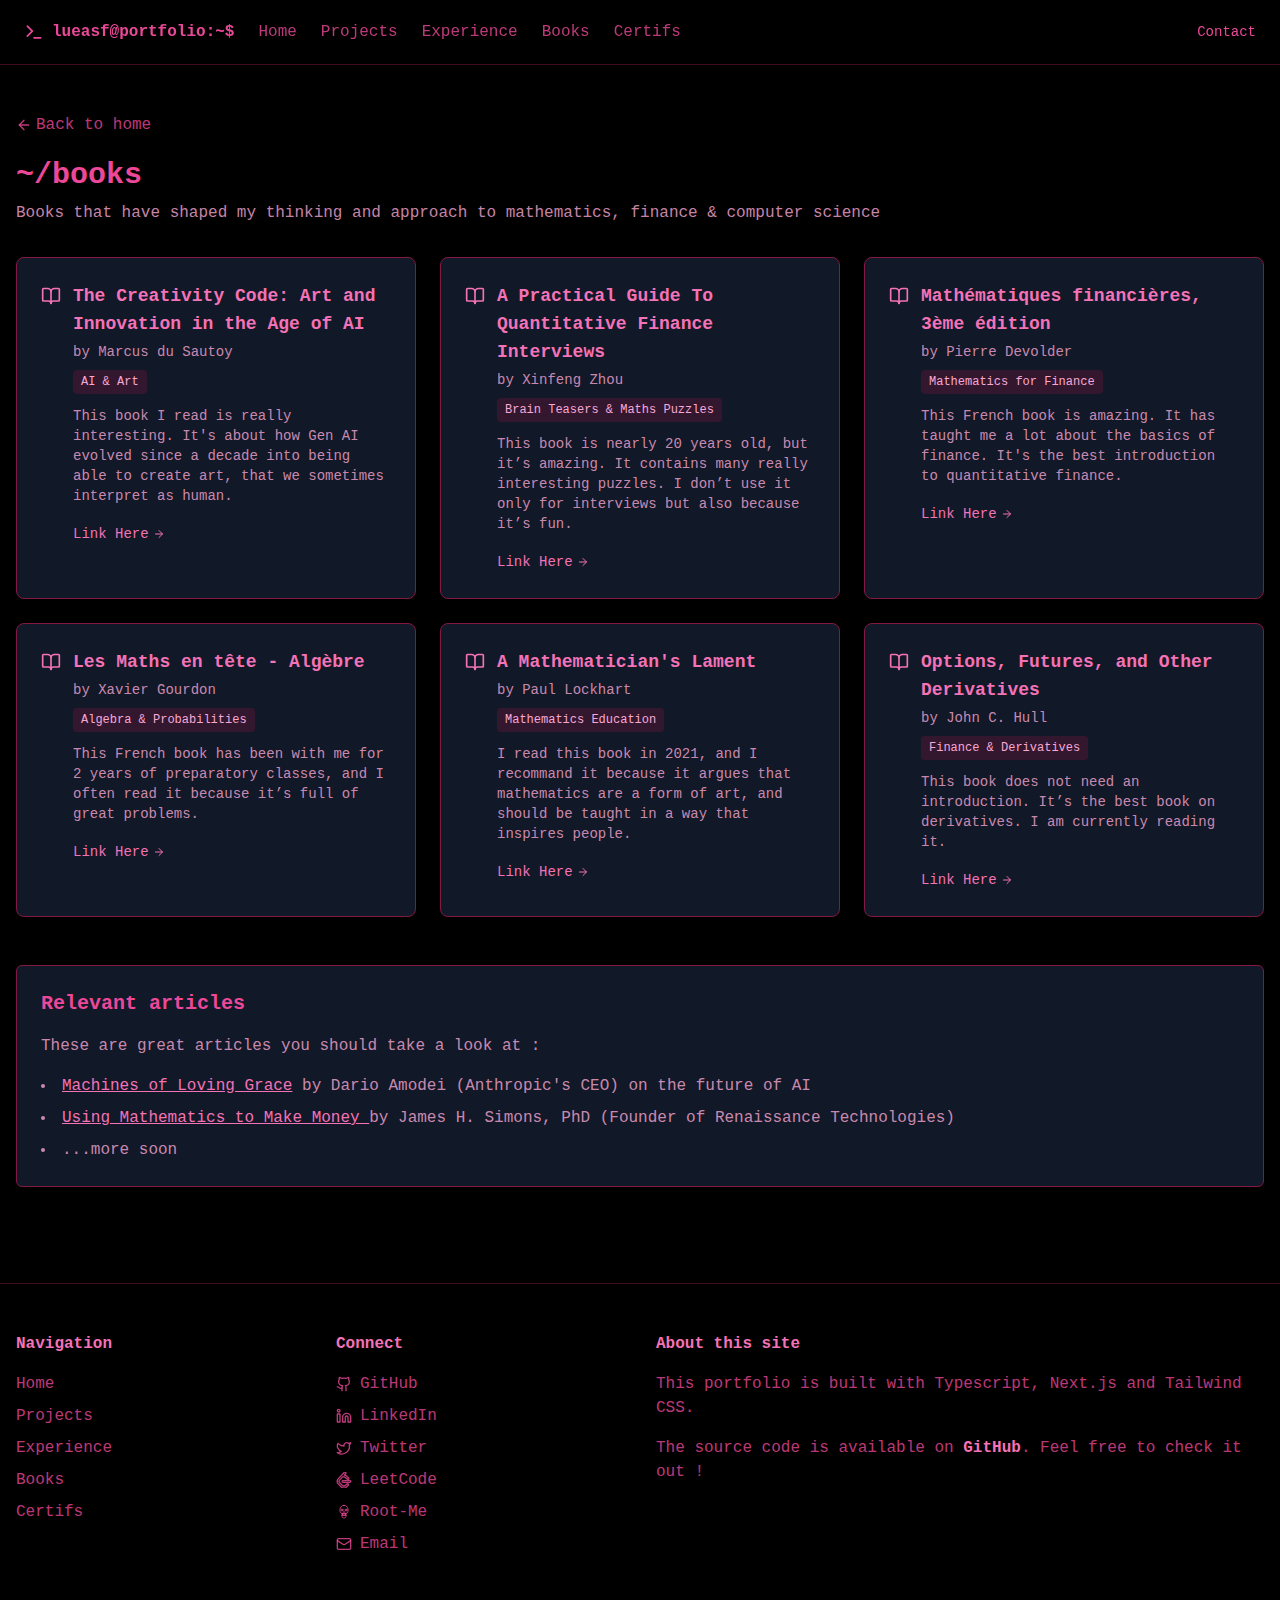
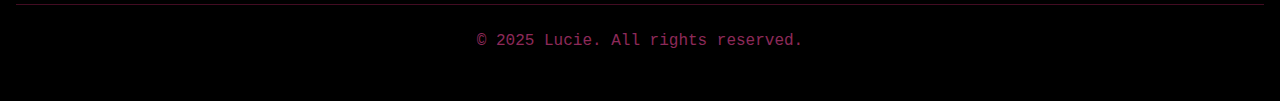
<file: books.html>
<!DOCTYPE html><html lang="en"><head><meta charSet="utf-8"/><meta name="viewport" content="width=device-width, initial-scale=1"/><link rel="preload" href="/_next/static/media/806de4d605d3ad01-s.p.woff2" as="font" crossorigin="" type="font/woff2"/><link rel="preload" href="/_next/static/media/fc727f226c737876-s.p.woff2" as="font" crossorigin="" type="font/woff2"/><link rel="stylesheet" href="/_next/static/css/a2622f5b3a48a5a5.css" data-precedence="next"/><link rel="preload" as="script" fetchPriority="low" href="/_next/static/chunks/webpack-3c656588e1f8dbce.js"/><script src="/_next/static/chunks/11eacf67-d619272b776af2dc.js" async=""></script><script src="/_next/static/chunks/954-5944b54dddb9d8f0.js" async=""></script><script src="/_next/static/chunks/main-app-0f349b3a05334942.js" async=""></script><script src="/_next/static/chunks/583-88bfe27ca8c08060.js" async=""></script><script src="/_next/static/chunks/app/books/page-a99a4414f7973c6b.js" async=""></script><meta name="next-size-adjust" content=""/><title>Developer Portfolio</title><meta name="description" content="A minimalist, geeky portfolio showcasing computer science projects"/><meta name="generator" content="v0.dev"/><script src="/_next/static/chunks/polyfills-42372ed130431b0a.js" noModule=""></script></head><body class="__variable_e8b655"><div class="min-h-screen bg-black text-pink-500 font-mono"><header class="sticky top-0 z-40 w-full border-b border-pink-900/50 backdrop-blur-sm bg-black/80"><div class="container flex h-16 items-center px-4 sm:px-6"><a class="flex items-center gap-2 mr-6" href="/"><svg xmlns="http://www.w3.org/2000/svg" width="24" height="24" viewBox="0 0 24 24" fill="none" stroke="currentColor" stroke-width="2" stroke-linecap="round" stroke-linejoin="round" class="lucide lucide-terminal h-5 w-5"><polyline points="4 17 10 11 4 5"></polyline><line x1="12" x2="20" y1="19" y2="19"></line></svg><span class="font-bold">lueasf@portfolio:~$</span></a><nav class="hidden md:flex flex-1 items-center justify-between"><ul class="flex gap-6"><li><a class="text-pink-500/80 hover:text-pink-400 transition-colors" href="/">Home</a></li><li><a class="text-pink-500/80 hover:text-pink-400 transition-colors" href="/projects">Projects</a></li><li><a class="text-pink-500/80 hover:text-pink-400 transition-colors" href="/experience">Experience</a></li><li><a class="text-pink-500/80 hover:text-pink-400 transition-colors" href="/books">Books</a></li><li><a class="text-pink-500/80 hover:text-pink-400 transition-colors" href="/certifs">Certifs</a></li></ul><div><button class="inline-flex items-center justify-center rounded-md text-sm font-medium transition-colors focus:outline-none focus:ring-2 focus:ring-ring focus:ring-offset-2 disabled:opacity-50 disabled:pointer-events-none data-[state=open]:bg-secondary/50 border-pink-500 text-pink-500 hover:bg-pink-950 hover:text-pink-400"><a href="mailto:lucie.correia@telecomnancy.eu">Contact</a></button></div></nav><button class="inline-flex items-center justify-center rounded-md text-sm font-medium transition-colors focus:outline-none focus:ring-2 focus:ring-ring focus:ring-offset-2 disabled:opacity-50 disabled:pointer-events-none data-[state=open]:bg-secondary/50 md:hidden ml-auto border-pink-900" type="button" aria-haspopup="dialog" aria-expanded="false" aria-controls="radix-«Rd7nb»" data-state="closed"><svg xmlns="http://www.w3.org/2000/svg" width="24" height="24" viewBox="0 0 24 24" fill="none" stroke="currentColor" stroke-width="2" stroke-linecap="round" stroke-linejoin="round" class="lucide lucide-menu h-5 w-5"><line x1="4" x2="20" y1="12" y2="12"></line><line x1="4" x2="20" y1="6" y2="6"></line><line x1="4" x2="20" y1="18" y2="18"></line></svg><span class="sr-only">Toggle menu</span></button></div></header><main class="container mx-auto px-4 py-12"><div class="mb-8"><a class="text-pink-500/80 hover:text-pink-400 transition-colors inline-flex items-center gap-1" href="/"><svg xmlns="http://www.w3.org/2000/svg" width="24" height="24" viewBox="0 0 24 24" fill="none" stroke="currentColor" stroke-width="2" stroke-linecap="round" stroke-linejoin="round" class="lucide lucide-arrow-left h-4 w-4"><path d="m12 19-7-7 7-7"></path><path d="M19 12H5"></path></svg> Back to home</a><h1 class="text-3xl font-bold mt-4 mb-2">~/books</h1><p class="text-pink-300/80 mb-8">Books that have shaped my thinking and approach to mathematics, finance &amp; computer science</p></div><div class="grid grid-cols-1 md:grid-cols-2 lg:grid-cols-3 gap-6 mb-12"><div class="rounded-lg border text-card-foreground shadow-sm bg-gray-900 border-pink-900 overflow-hidden hover:border-pink-700 transition-transform duration-300 hover:scale-105"><div class="p-6"><div class="flex items-start gap-3"><svg xmlns="http://www.w3.org/2000/svg" width="24" height="24" viewBox="0 0 24 24" fill="none" stroke="currentColor" stroke-width="2" stroke-linecap="round" stroke-linejoin="round" class="lucide lucide-book-open h-5 w-5 mt-1 text-pink-400 flex-shrink-0"><path d="M12 7v14"></path><path d="M3 18a1 1 0 0 1-1-1V4a1 1 0 0 1 1-1h5a4 4 0 0 1 4 4 4 4 0 0 1 4-4h5a1 1 0 0 1 1 1v13a1 1 0 0 1-1 1h-6a3 3 0 0 0-3 3 3 3 0 0 0-3-3z"></path></svg><div><h3 class="text-lg font-bold text-pink-400">The Creativity Code: Art and Innovation in the Age of AI</h3><p class="text-pink-300/80 text-sm mt-1">by <!-- -->Marcus du Sautoy</p><div class="inline-block px-2 py-1 bg-pink-900/30 text-xs rounded mt-2 mb-3 text-pink-300">AI &amp; Art</div><p class="text-pink-300/80 text-sm mb-4">This book I read is really interesting. It&#x27;s about how Gen AI evolved since a decade into being able to create art, that we sometimes interpret as human. </p><a href="https://www.amazon.com/Creativity-Code-Art-Innovation-Age/dp/0674988132" target="_blank" rel="noopener noreferrer" class="text-pink-400 hover:text-pink-300 text-sm inline-flex items-center gap-1">Link Here <svg xmlns="http://www.w3.org/2000/svg" width="24" height="24" viewBox="0 0 24 24" fill="none" stroke="currentColor" stroke-width="2" stroke-linecap="round" stroke-linejoin="round" class="lucide lucide-arrow-left h-3 w-3 rotate-180"><path d="m12 19-7-7 7-7"></path><path d="M19 12H5"></path></svg></a></div></div></div></div><div class="rounded-lg border text-card-foreground shadow-sm bg-gray-900 border-pink-900 overflow-hidden hover:border-pink-700 transition-transform duration-300 hover:scale-105"><div class="p-6"><div class="flex items-start gap-3"><svg xmlns="http://www.w3.org/2000/svg" width="24" height="24" viewBox="0 0 24 24" fill="none" stroke="currentColor" stroke-width="2" stroke-linecap="round" stroke-linejoin="round" class="lucide lucide-book-open h-5 w-5 mt-1 text-pink-400 flex-shrink-0"><path d="M12 7v14"></path><path d="M3 18a1 1 0 0 1-1-1V4a1 1 0 0 1 1-1h5a4 4 0 0 1 4 4 4 4 0 0 1 4-4h5a1 1 0 0 1 1 1v13a1 1 0 0 1-1 1h-6a3 3 0 0 0-3 3 3 3 0 0 0-3-3z"></path></svg><div><h3 class="text-lg font-bold text-pink-400">A Practical Guide To Quantitative Finance Interviews</h3><p class="text-pink-300/80 text-sm mt-1">by <!-- -->Xinfeng Zhou</p><div class="inline-block px-2 py-1 bg-pink-900/30 text-xs rounded mt-2 mb-3 text-pink-300">Brain Teasers &amp; Maths Puzzles</div><p class="text-pink-300/80 text-sm mb-4">This book is nearly 20 years old, but it’s amazing. It contains many really interesting puzzles. I don’t use it only for interviews but also because it’s fun.</p><a href="https://www.amazon.com/Practical-Guide-Quantitative-Finance-Interviews/dp/1438236662" target="_blank" rel="noopener noreferrer" class="text-pink-400 hover:text-pink-300 text-sm inline-flex items-center gap-1">Link Here <svg xmlns="http://www.w3.org/2000/svg" width="24" height="24" viewBox="0 0 24 24" fill="none" stroke="currentColor" stroke-width="2" stroke-linecap="round" stroke-linejoin="round" class="lucide lucide-arrow-left h-3 w-3 rotate-180"><path d="m12 19-7-7 7-7"></path><path d="M19 12H5"></path></svg></a></div></div></div></div><div class="rounded-lg border text-card-foreground shadow-sm bg-gray-900 border-pink-900 overflow-hidden hover:border-pink-700 transition-transform duration-300 hover:scale-105"><div class="p-6"><div class="flex items-start gap-3"><svg xmlns="http://www.w3.org/2000/svg" width="24" height="24" viewBox="0 0 24 24" fill="none" stroke="currentColor" stroke-width="2" stroke-linecap="round" stroke-linejoin="round" class="lucide lucide-book-open h-5 w-5 mt-1 text-pink-400 flex-shrink-0"><path d="M12 7v14"></path><path d="M3 18a1 1 0 0 1-1-1V4a1 1 0 0 1 1-1h5a4 4 0 0 1 4 4 4 4 0 0 1 4-4h5a1 1 0 0 1 1 1v13a1 1 0 0 1-1 1h-6a3 3 0 0 0-3 3 3 3 0 0 0-3-3z"></path></svg><div><h3 class="text-lg font-bold text-pink-400">Mathématiques financières, 3ème édition</h3><p class="text-pink-300/80 text-sm mt-1">by <!-- -->Pierre Devolder</p><div class="inline-block px-2 py-1 bg-pink-900/30 text-xs rounded mt-2 mb-3 text-pink-300">Mathematics for Finance</div><p class="text-pink-300/80 text-sm mb-4">This French book is amazing. It has taught me a lot about the basics of finance. It&#x27;s the best introduction to quantitative finance.</p><a href="https://www.amazon.fr/Math-C3-A9matiques-financi-C3-A8res-C3-A9dition-Pierre-Devolder-dp-2326001761/dp/2326001761" target="_blank" rel="noopener noreferrer" class="text-pink-400 hover:text-pink-300 text-sm inline-flex items-center gap-1">Link Here <svg xmlns="http://www.w3.org/2000/svg" width="24" height="24" viewBox="0 0 24 24" fill="none" stroke="currentColor" stroke-width="2" stroke-linecap="round" stroke-linejoin="round" class="lucide lucide-arrow-left h-3 w-3 rotate-180"><path d="m12 19-7-7 7-7"></path><path d="M19 12H5"></path></svg></a></div></div></div></div><div class="rounded-lg border text-card-foreground shadow-sm bg-gray-900 border-pink-900 overflow-hidden hover:border-pink-700 transition-transform duration-300 hover:scale-105"><div class="p-6"><div class="flex items-start gap-3"><svg xmlns="http://www.w3.org/2000/svg" width="24" height="24" viewBox="0 0 24 24" fill="none" stroke="currentColor" stroke-width="2" stroke-linecap="round" stroke-linejoin="round" class="lucide lucide-book-open h-5 w-5 mt-1 text-pink-400 flex-shrink-0"><path d="M12 7v14"></path><path d="M3 18a1 1 0 0 1-1-1V4a1 1 0 0 1 1-1h5a4 4 0 0 1 4 4 4 4 0 0 1 4-4h5a1 1 0 0 1 1 1v13a1 1 0 0 1-1 1h-6a3 3 0 0 0-3 3 3 3 0 0 0-3-3z"></path></svg><div><h3 class="text-lg font-bold text-pink-400">Les Maths en tête - Algèbre</h3><p class="text-pink-300/80 text-sm mt-1">by <!-- -->Xavier Gourdon</p><div class="inline-block px-2 py-1 bg-pink-900/30 text-xs rounded mt-2 mb-3 text-pink-300">Algebra &amp; Probabilities</div><p class="text-pink-300/80 text-sm mb-4">This French book has been with me for 2 years of preparatory classes, and I often read it because it’s full of great problems.</p><a href="https://www.amazon.com/Alg%C3%A8bre-Math%C3%A9matiques-pour-MP/dp/2729850147" target="_blank" rel="noopener noreferrer" class="text-pink-400 hover:text-pink-300 text-sm inline-flex items-center gap-1">Link Here <svg xmlns="http://www.w3.org/2000/svg" width="24" height="24" viewBox="0 0 24 24" fill="none" stroke="currentColor" stroke-width="2" stroke-linecap="round" stroke-linejoin="round" class="lucide lucide-arrow-left h-3 w-3 rotate-180"><path d="m12 19-7-7 7-7"></path><path d="M19 12H5"></path></svg></a></div></div></div></div><div class="rounded-lg border text-card-foreground shadow-sm bg-gray-900 border-pink-900 overflow-hidden hover:border-pink-700 transition-transform duration-300 hover:scale-105"><div class="p-6"><div class="flex items-start gap-3"><svg xmlns="http://www.w3.org/2000/svg" width="24" height="24" viewBox="0 0 24 24" fill="none" stroke="currentColor" stroke-width="2" stroke-linecap="round" stroke-linejoin="round" class="lucide lucide-book-open h-5 w-5 mt-1 text-pink-400 flex-shrink-0"><path d="M12 7v14"></path><path d="M3 18a1 1 0 0 1-1-1V4a1 1 0 0 1 1-1h5a4 4 0 0 1 4 4 4 4 0 0 1 4-4h5a1 1 0 0 1 1 1v13a1 1 0 0 1-1 1h-6a3 3 0 0 0-3 3 3 3 0 0 0-3-3z"></path></svg><div><h3 class="text-lg font-bold text-pink-400">A Mathematician&#x27;s Lament</h3><p class="text-pink-300/80 text-sm mt-1">by <!-- -->Paul Lockhart</p><div class="inline-block px-2 py-1 bg-pink-900/30 text-xs rounded mt-2 mb-3 text-pink-300">Mathematics Education</div><p class="text-pink-300/80 text-sm mb-4">I read this book in 2021, and I recommand it because it argues that mathematics are a form of art, and should be taught in a way that inspires people.</p><a href="https://www.amazon.com/Mathematicians-Lament-School-Fascinating-Imaginative/dp/1934137170" target="_blank" rel="noopener noreferrer" class="text-pink-400 hover:text-pink-300 text-sm inline-flex items-center gap-1">Link Here <svg xmlns="http://www.w3.org/2000/svg" width="24" height="24" viewBox="0 0 24 24" fill="none" stroke="currentColor" stroke-width="2" stroke-linecap="round" stroke-linejoin="round" class="lucide lucide-arrow-left h-3 w-3 rotate-180"><path d="m12 19-7-7 7-7"></path><path d="M19 12H5"></path></svg></a></div></div></div></div><div class="rounded-lg border text-card-foreground shadow-sm bg-gray-900 border-pink-900 overflow-hidden hover:border-pink-700 transition-transform duration-300 hover:scale-105"><div class="p-6"><div class="flex items-start gap-3"><svg xmlns="http://www.w3.org/2000/svg" width="24" height="24" viewBox="0 0 24 24" fill="none" stroke="currentColor" stroke-width="2" stroke-linecap="round" stroke-linejoin="round" class="lucide lucide-book-open h-5 w-5 mt-1 text-pink-400 flex-shrink-0"><path d="M12 7v14"></path><path d="M3 18a1 1 0 0 1-1-1V4a1 1 0 0 1 1-1h5a4 4 0 0 1 4 4 4 4 0 0 1 4-4h5a1 1 0 0 1 1 1v13a1 1 0 0 1-1 1h-6a3 3 0 0 0-3 3 3 3 0 0 0-3-3z"></path></svg><div><h3 class="text-lg font-bold text-pink-400">Options, Futures, and Other Derivatives</h3><p class="text-pink-300/80 text-sm mt-1">by <!-- -->John C. Hull</p><div class="inline-block px-2 py-1 bg-pink-900/30 text-xs rounded mt-2 mb-3 text-pink-300">Finance &amp; Derivatives</div><p class="text-pink-300/80 text-sm mb-4">This book does not need an introduction. It’s the best book on derivatives. I am currently reading it.</p><a href="https://www.amazon.com/Options-Futures-Other-Derivatives-2-downloads-ebook/dp/B08XDGLF44?ref_=ast_author_mpb" target="_blank" rel="noopener noreferrer" class="text-pink-400 hover:text-pink-300 text-sm inline-flex items-center gap-1">Link Here <svg xmlns="http://www.w3.org/2000/svg" width="24" height="24" viewBox="0 0 24 24" fill="none" stroke="currentColor" stroke-width="2" stroke-linecap="round" stroke-linejoin="round" class="lucide lucide-arrow-left h-3 w-3 rotate-180"><path d="m12 19-7-7 7-7"></path><path d="M19 12H5"></path></svg></a></div></div></div></div></div><div class="bg-gray-900 p-6 rounded-md border border-pink-900 mb-12 transition-transform duration-300 hover:scale-105"><h2 class="text-xl font-bold mb-4">Relevant articles</h2><p class="text-pink-300/80 mb-4">These are great articles you should take a look at : </p><ul class="space-y-2 list-disc list-inside text-pink-300/80"><li><a href="https://www.darioamodei.com/essay/machines-of-loving-grace" target="_blank"><span class="text-pink-400 underline">Machines of Loving Grace</span></a> by Dario Amodei (Anthropic&#x27;s CEO) on the future of AI</li><li><a href="https://papers.ssrn.com/sol3/papers.cfm?abstract_id=4668072" target="_blank"><span class="text-pink-400 underline">Using Mathematics to Make Money </span></a> by James H. Simons, PhD (Founder of Renaissance Technologies)</li><li>...more soon</li></ul></div></main><footer class="border-t border-pink-900/50 py-12 bg-black"><div class="container mx-auto px-4 "><div class="grid grid-cols-1 md:grid-cols-4 gap-8 "><div class="transition-transform duration-300 hover:scale-105"><h3 class="text-pink-400 font-bold mb-4 ">Navigation</h3><ul class="space-y-2 "><li><a class="text-pink-500/80 hover:text-pink-400 transition-colors" href="/">Home</a></li><li><a class="text-pink-500/80 hover:text-pink-400 transition-colors" href="/projects">Projects</a></li><li><a class="text-pink-500/80 hover:text-pink-400 transition-colors" href="/experience">Experience</a></li><li><a class="text-pink-500/80 hover:text-pink-400 transition-colors" href="/books">Books</a></li><li><a class="text-pink-500/80 hover:text-pink-400 transition-colors" href="/certifs">Certifs</a></li></ul></div><div class="transition-transform duration-300 hover:scale-105"><h3 class="text-pink-400 font-bold mb-4">Connect</h3><ul class="space-y-2"><li><a href="https://github.com/lueasf" target="_blank" rel="noopener noreferrer" class="flex items-center gap-2 text-pink-500/80 hover:text-gray-400 transition-colors"><svg xmlns="http://www.w3.org/2000/svg" width="24" height="24" viewBox="0 0 24 24" fill="none" stroke="currentColor" stroke-width="2" stroke-linecap="round" stroke-linejoin="round" class="lucide lucide-github h-4 w-4"><path d="M15 22v-4a4.8 4.8 0 0 0-1-3.5c3 0 6-2 6-5.5.08-1.25-.27-2.48-1-3.5.28-1.15.28-2.35 0-3.5 0 0-1 0-3 1.5-2.64-.5-5.36-.5-8 0C6 2 5 2 5 2c-.3 1.15-.3 2.35 0 3.5A5.403 5.403 0 0 0 4 9c0 3.5 3 5.5 6 5.5-.39.49-.68 1.05-.85 1.65-.17.6-.22 1.23-.15 1.85v4"></path><path d="M9 18c-4.51 2-5-2-7-2"></path></svg>GitHub</a></li><li><a href="https://www.linkedin.com/in/lucie-correia-89943a183/" target="_blank" rel="noopener noreferrer" class="flex items-center gap-2 text-pink-500/80 hover:text-blue-400 transition-colors"><svg xmlns="http://www.w3.org/2000/svg" width="24" height="24" viewBox="0 0 24 24" fill="none" stroke="currentColor" stroke-width="2" stroke-linecap="round" stroke-linejoin="round" class="lucide lucide-linkedin h-4 w-4"><path d="M16 8a6 6 0 0 1 6 6v7h-4v-7a2 2 0 0 0-2-2 2 2 0 0 0-2 2v7h-4v-7a6 6 0 0 1 6-6z"></path><rect width="4" height="12" x="2" y="9"></rect><circle cx="4" cy="4" r="2"></circle></svg>LinkedIn</a></li><li><a href="https://x.com/lueasf" target="_blank" rel="noopener noreferrer" class="flex items-center gap-2 text-pink-500/80 hover:text-white transition-colors"><svg xmlns="http://www.w3.org/2000/svg" width="24" height="24" viewBox="0 0 24 24" fill="none" stroke="currentColor" stroke-width="2" stroke-linecap="round" stroke-linejoin="round" class="lucide lucide-twitter h-4 w-4"><path d="M22 4s-.7 2.1-2 3.4c1.6 10-9.4 17.3-18 11.6 2.2.1 4.4-.6 6-2C3 15.5.5 9.6 3 5c2.2 2.6 5.6 4.1 9 4-.9-4.2 4-6.6 7-3.8 1.1 0 3-1.2 3-1.2z"></path></svg>Twitter</a></li><li><a href="https://leetcode.com/u/lueasf/" target="_blank" rel="noopener noreferrer" class="flex items-center gap-2 text-pink-500/80 hover:text-orange-400 transition-colors"><svg xmlns="http://www.w3.org/2000/svg" width="24" height="24" viewBox="0 0 24 24" fill="none" stroke="currentColor" stroke-width="2" stroke-linecap="round" stroke-linejoin="round" class="h-4 w-4"><path d="M13.483 0a1.374 1.374 0 0 0-.961.438L7.116 6.226l-3.854 4.126a5.266 5.266 0 0 0-1.209 2.104 5.35 5.35 0 0 0-.125.513 5.527 5.527 0 0 0 .062 2.362 5.83 5.83 0 0 0 .349 1.017 5.938 5.938 0 0 0 1.271 1.818l4.277 4.193.039.038c2.248 2.165 5.852 2.133 8.063-.074l2.396-2.392c.54-.54.54-1.414.003-1.955a1.378 1.378 0 0 0-1.951-.003l-2.396 2.392a3.021 3.021 0 0 1-4.205.038l-.02-.019-4.276-4.193c-.652-.64-.972-1.469-.948-2.263a2.68 2.68 0 0 1 .066-.523 2.545 2.545 0 0 1 .619-1.164L9.13 8.114c1.058-1.134 3.204-1.27 4.43-.278l3.501 2.831c.593.48 1.461.387 1.94-.207a1.384 1.384 0 0 0-.207-1.943l-3.5-2.831c-.8-.647-1.766-1.045-2.774-1.202l2.015-2.158A1.384 1.384 0 0 0 13.483 0zm-2.866 12.815a1.38 1.38 0 0 0-1.38 1.382 1.38 1.38 0 0 0 1.38 1.382H20.79a1.38 1.38 0 0 0 1.38-1.382 1.38 1.38 0 0 0-1.38-1.382z"></path></svg>LeetCode</a></li><li><a href="https://www.root-me.org/lueasf?lang=fr#49019b173844e0b9dff3ba120be943f4" target="_blank" rel="noopener noreferrer" class="flex items-center gap-2 text-pink-500/80 hover:text-white transition-colors"><svg xmlns="http://www.w3.org/2000/svg" width="24" height="24" viewBox="0 0 24 24" fill="none" stroke="currentColor" stroke-width="1.5" stroke-linecap="round" stroke-linejoin="round" class="h-4 w-4"><path d="M12 2c-3.314 0-6 2.686-6 6v3c0 1.657 1.343 3 3 3h6c1.657 0 3-1.343 3-3V8c0-3.314-2.686-6-6-6z"></path><path d="M9 14v4c0 1.657.895 3 2 3h2c1.105 0 2-1.343 2-3v-4"></path><circle cx="9" cy="9" r="1.5"></circle><circle cx="15" cy="9" r="1.5"></circle><path d="M12 11v2"></path><path d="M9 17h6"></path><path d="M10 14v3"></path><path d="M12 14v3"></path><path d="M14 14v3"></path></svg>Root-Me</a></li><li><a href="mailto:lucie.correia@telecomnancy.eu" class="flex items-center gap-2 text-pink-500/80 hover:text-red-400 transition-colors"><svg xmlns="http://www.w3.org/2000/svg" width="24" height="24" viewBox="0 0 24 24" fill="none" stroke="currentColor" stroke-width="2" stroke-linecap="round" stroke-linejoin="round" class="lucide lucide-mail h-4 w-4"><rect width="20" height="16" x="2" y="4" rx="2"></rect><path d="m22 7-8.97 5.7a1.94 1.94 0 0 1-2.06 0L2 7"></path></svg>Email</a></li></ul></div><div class="md:col-span-2 transition-transform duration-300 hover:scale-105"><h3 class="text-pink-400 font-bold mb-4">About this site</h3><p class="text-pink-500/80 mb-4">This portfolio is built with Typescript, Next.js and Tailwind CSS.</p><p class="text-pink-500/80">The source code is available on<!-- --> <a href="https://github.com/lueasf/lueasf.github.io" target="_blank" rel="noopener noreferrer" class="text-pink-500/80 hover:text-pink-400 transition-colors "><span class="text-pink-400 font-bold">GitHub</span></a>. Feel free to check it out !</p></div></div><div class="mt-12 pt-6 border-t border-pink-900/50 text-center text-pink-500/60"><p>© <!-- -->2025<!-- --> Lucie. All rights reserved.</p></div></div></footer></div><script src="/_next/static/chunks/webpack-3c656588e1f8dbce.js" async=""></script><script>(self.__next_f=self.__next_f||[]).push([0])</script><script>self.__next_f.push([1,"1:\"$Sreact.fragment\"\n2:I[1063,[],\"\"]\n3:I[1483,[],\"\"]\n4:I[4248,[\"583\",\"static/chunks/583-88bfe27ca8c08060.js\",\"495\",\"static/chunks/app/books/page-a99a4414f7973c6b.js\"],\"default\"]\n5:I[7950,[\"583\",\"static/chunks/583-88bfe27ca8c08060.js\",\"495\",\"static/chunks/app/books/page-a99a4414f7973c6b.js\"],\"\"]\n6:I[5125,[],\"OutletBoundary\"]\n9:I[5125,[],\"ViewportBoundary\"]\nb:I[5125,[],\"MetadataBoundary\"]\nd:I[1954,[],\"\"]\n:HL[\"/_next/static/media/806de4d605d3ad01-s.p.woff2\",\"font\",{\"crossOrigin\":\"\",\"type\":\"font/woff2\"}]\n:HL[\"/_next/static/media/fc727f226c737876-s.p.woff2\",\"font\",{\"crossOrigin\":\"\",\"type\":\"font/woff2\"}]\n:HL[\"/_next/static/css/a2622f5b3a48a5a5.css\",\"style\"]\n"])</script><script>self.__next_f.push([1,"0:{\"P\":null,\"b\":\"6I_5VN2HrdWFItoNT1d5Q\",\"p\":\"\",\"c\":[\"\",\"books\"],\"i\":false,\"f\":[[[\"\",{\"children\":[\"books\",{\"children\":[\"__PAGE__\",{}]}]},\"$undefined\",\"$undefined\",true],[\"\",[\"$\",\"$1\",\"c\",{\"children\":[[[\"$\",\"link\",\"0\",{\"rel\":\"stylesheet\",\"href\":\"/_next/static/css/a2622f5b3a48a5a5.css\",\"precedence\":\"next\",\"crossOrigin\":\"$undefined\",\"nonce\":\"$undefined\"}]],[\"$\",\"html\",null,{\"lang\":\"en\",\"children\":[\"$\",\"body\",null,{\"className\":\"__variable_e8b655\",\"children\":[\"$\",\"$L2\",null,{\"parallelRouterKey\":\"children\",\"error\":\"$undefined\",\"errorStyles\":\"$undefined\",\"errorScripts\":\"$undefined\",\"template\":[\"$\",\"$L3\",null,{}],\"templateStyles\":\"$undefined\",\"templateScripts\":\"$undefined\",\"notFound\":[[[\"$\",\"title\",null,{\"children\":\"404: This page could not be found.\"}],[\"$\",\"div\",null,{\"style\":{\"fontFamily\":\"system-ui,\\\"Segoe UI\\\",Roboto,Helvetica,Arial,sans-serif,\\\"Apple Color Emoji\\\",\\\"Segoe UI Emoji\\\"\",\"height\":\"100vh\",\"textAlign\":\"center\",\"display\":\"flex\",\"flexDirection\":\"column\",\"alignItems\":\"center\",\"justifyContent\":\"center\"},\"children\":[\"$\",\"div\",null,{\"children\":[[\"$\",\"style\",null,{\"dangerouslySetInnerHTML\":{\"__html\":\"body{color:#000;background:#fff;margin:0}.next-error-h1{border-right:1px solid rgba(0,0,0,.3)}@media (prefers-color-scheme:dark){body{color:#fff;background:#000}.next-error-h1{border-right:1px solid rgba(255,255,255,.3)}}\"}}],[\"$\",\"h1\",null,{\"className\":\"next-error-h1\",\"style\":{\"display\":\"inline-block\",\"margin\":\"0 20px 0 0\",\"padding\":\"0 23px 0 0\",\"fontSize\":24,\"fontWeight\":500,\"verticalAlign\":\"top\",\"lineHeight\":\"49px\"},\"children\":404}],[\"$\",\"div\",null,{\"style\":{\"display\":\"inline-block\"},\"children\":[\"$\",\"h2\",null,{\"style\":{\"fontSize\":14,\"fontWeight\":400,\"lineHeight\":\"49px\",\"margin\":0},\"children\":\"This page could not be found.\"}]}]]}]}]],[]],\"forbidden\":\"$undefined\",\"unauthorized\":\"$undefined\"}]}]}]]}],{\"children\":[\"books\",[\"$\",\"$1\",\"c\",{\"children\":[null,[\"$\",\"$L2\",null,{\"parallelRouterKey\":\"children\",\"error\":\"$undefined\",\"errorStyles\":\"$undefined\",\"errorScripts\":\"$undefined\",\"template\":[\"$\",\"$L3\",null,{}],\"templateStyles\":\"$undefined\",\"templateScripts\":\"$undefined\",\"notFound\":\"$undefined\",\"forbidden\":\"$undefined\",\"unauthorized\":\"$undefined\"}]]}],{\"children\":[\"__PAGE__\",[\"$\",\"$1\",\"c\",{\"children\":[[\"$\",\"div\",null,{\"className\":\"min-h-screen bg-black text-pink-500 font-mono\",\"children\":[[\"$\",\"$L4\",null,{}],[\"$\",\"main\",null,{\"className\":\"container mx-auto px-4 py-12\",\"children\":[[\"$\",\"div\",null,{\"className\":\"mb-8\",\"children\":[[\"$\",\"$L5\",null,{\"href\":\"/\",\"className\":\"text-pink-500/80 hover:text-pink-400 transition-colors inline-flex items-center gap-1\",\"children\":[[\"$\",\"svg\",null,{\"ref\":\"$undefined\",\"xmlns\":\"http://www.w3.org/2000/svg\",\"width\":24,\"height\":24,\"viewBox\":\"0 0 24 24\",\"fill\":\"none\",\"stroke\":\"currentColor\",\"strokeWidth\":2,\"strokeLinecap\":\"round\",\"strokeLinejoin\":\"round\",\"className\":\"lucide lucide-arrow-left h-4 w-4\",\"children\":[[\"$\",\"path\",\"1l729n\",{\"d\":\"m12 19-7-7 7-7\"}],[\"$\",\"path\",\"x3x0zl\",{\"d\":\"M19 12H5\"}],\"$undefined\"]}],\" Back to home\"]}],[\"$\",\"h1\",null,{\"className\":\"text-3xl font-bold mt-4 mb-2\",\"children\":\"~/books\"}],[\"$\",\"p\",null,{\"className\":\"text-pink-300/80 mb-8\",\"children\":\"Books that have shaped my thinking and approach to mathematics, finance \u0026 computer science\"}]]}],[\"$\",\"div\",null,{\"className\":\"grid grid-cols-1 md:grid-cols-2 lg:grid-cols-3 gap-6 mb-12\",\"children\":[[\"$\",\"div\",\"0\",{\"ref\":\"$undefined\",\"className\":\"rounded-lg border text-card-foreground shadow-sm bg-gray-900 border-pink-900 overflow-hidden hover:border-pink-700 transition-transform duration-300 hover:scale-105\",\"children\":[\"$\",\"div\",null,{\"ref\":\"$undefined\",\"className\":\"p-6\",\"children\":[\"$\",\"div\",null,{\"className\":\"flex items-start gap-3\",\"children\":[[\"$\",\"svg\",null,{\"ref\":\"$undefined\",\"xmlns\":\"http://www.w3.org/2000/svg\",\"width\":24,\"height\":24,\"viewBox\":\"0 0 24 24\",\"fill\":\"none\",\"stroke\":\"currentColor\",\"strokeWidth\":2,\"strokeLinecap\":\"round\",\"strokeLinejoin\":\"round\",\"className\":\"lucide lucide-book-open h-5 w-5 mt-1 text-pink-400 flex-shrink-0\",\"children\":[[\"$\",\"path\",\"1akyts\",{\"d\":\"M12 7v14\"}],[\"$\",\"path\",\"ruj8y\",{\"d\":\"M3 18a1 1 0 0 1-1-1V4a1 1 0 0 1 1-1h5a4 4 0 0 1 4 4 4 4 0 0 1 4-4h5a1 1 0 0 1 1 1v13a1 1 0 0 1-1 1h-6a3 3 0 0 0-3 3 3 3 0 0 0-3-3z\"}],\"$undefined\"]}],[\"$\",\"div\",null,{\"children\":[[\"$\",\"h3\",null,{\"className\":\"text-lg font-bold text-pink-400\",\"children\":\"The Creativity Code: Art and Innovation in the Age of AI\"}],[\"$\",\"p\",null,{\"className\":\"text-pink-300/80 text-sm mt-1\",\"children\":[\"by \",\"Marcus du Sautoy\"]}],[\"$\",\"div\",null,{\"className\":\"inline-block px-2 py-1 bg-pink-900/30 text-xs rounded mt-2 mb-3 text-pink-300\",\"children\":\"AI \u0026 Art\"}],[\"$\",\"p\",null,{\"className\":\"text-pink-300/80 text-sm mb-4\",\"children\":\"This book I read is really interesting. It's about how Gen AI evolved since a decade into being able to create art, that we sometimes interpret as human. \"}],[\"$\",\"a\",null,{\"href\":\"https://www.amazon.com/Creativity-Code-Art-Innovation-Age/dp/0674988132\",\"target\":\"_blank\",\"rel\":\"noopener noreferrer\",\"className\":\"text-pink-400 hover:text-pink-300 text-sm inline-flex items-center gap-1\",\"children\":[\"Link Here \",[\"$\",\"svg\",null,{\"ref\":\"$undefined\",\"xmlns\":\"http://www.w3.org/2000/svg\",\"width\":24,\"height\":24,\"viewBox\":\"0 0 24 24\",\"fill\":\"none\",\"stroke\":\"currentColor\",\"strokeWidth\":2,\"strokeLinecap\":\"round\",\"strokeLinejoin\":\"round\",\"className\":\"lucide lucide-arrow-left h-3 w-3 rotate-180\",\"children\":[[\"$\",\"path\",\"1l729n\",{\"d\":\"m12 19-7-7 7-7\"}],[\"$\",\"path\",\"x3x0zl\",{\"d\":\"M19 12H5\"}],\"$undefined\"]}]]}]]}]]}]}]}],[\"$\",\"div\",\"1\",{\"ref\":\"$undefined\",\"className\":\"rounded-lg border text-card-foreground shadow-sm bg-gray-900 border-pink-900 overflow-hidden hover:border-pink-700 transition-transform duration-300 hover:scale-105\",\"children\":[\"$\",\"div\",null,{\"ref\":\"$undefined\",\"className\":\"p-6\",\"children\":[\"$\",\"div\",null,{\"className\":\"flex items-start gap-3\",\"children\":[[\"$\",\"svg\",null,{\"ref\":\"$undefined\",\"xmlns\":\"http://www.w3.org/2000/svg\",\"width\":24,\"height\":24,\"viewBox\":\"0 0 24 24\",\"fill\":\"none\",\"stroke\":\"currentColor\",\"strokeWidth\":2,\"strokeLinecap\":\"round\",\"strokeLinejoin\":\"round\",\"className\":\"lucide lucide-book-open h-5 w-5 mt-1 text-pink-400 flex-shrink-0\",\"children\":[[\"$\",\"path\",\"1akyts\",{\"d\":\"M12 7v14\"}],[\"$\",\"path\",\"ruj8y\",{\"d\":\"M3 18a1 1 0 0 1-1-1V4a1 1 0 0 1 1-1h5a4 4 0 0 1 4 4 4 4 0 0 1 4-4h5a1 1 0 0 1 1 1v13a1 1 0 0 1-1 1h-6a3 3 0 0 0-3 3 3 3 0 0 0-3-3z\"}],\"$undefined\"]}],[\"$\",\"div\",null,{\"children\":[[\"$\",\"h3\",null,{\"className\":\"text-lg font-bold text-pink-400\",\"children\":\"A Practical Guide To Quantitative Finance Interviews\"}],[\"$\",\"p\",null,{\"className\":\"text-pink-300/80 text-sm mt-1\",\"children\":[\"by \",\"Xinfeng Zhou\"]}],[\"$\",\"div\",null,{\"className\":\"inline-block px-2 py-1 bg-pink-900/30 text-xs rounded mt-2 mb-3 text-pink-300\",\"children\":\"Brain Teasers \u0026 Maths Puzzles\"}],[\"$\",\"p\",null,{\"className\":\"text-pink-300/80 text-sm mb-4\",\"children\":\"This book is nearly 20 years old, but it’s amazing. It contains many really interesting puzzles. I don’t use it only for interviews but also because it’s fun.\"}],[\"$\",\"a\",null,{\"href\":\"https://www.amazon.com/Practical-Guide-Quantitative-Finance-Interviews/dp/1438236662\",\"target\":\"_blank\",\"rel\":\"noopener noreferrer\",\"className\":\"text-pink-400 hover:text-pink-300 text-sm inline-flex items-center gap-1\",\"children\":[\"Link Here \",[\"$\",\"svg\",null,{\"ref\":\"$undefined\",\"xmlns\":\"http://www.w3.org/2000/svg\",\"width\":24,\"height\":24,\"viewBox\":\"0 0 24 24\",\"fill\":\"none\",\"stroke\":\"currentColor\",\"strokeWidth\":2,\"strokeLinecap\":\"round\",\"strokeLinejoin\":\"round\",\"className\":\"lucide lucide-arrow-left h-3 w-3 rotate-180\",\"children\":[[\"$\",\"path\",\"1l729n\",{\"d\":\"m12 19-7-7 7-7\"}],[\"$\",\"path\",\"x3x0zl\",{\"d\":\"M19 12H5\"}],\"$undefined\"]}]]}]]}]]}]}]}],[\"$\",\"div\",\"2\",{\"ref\":\"$undefined\",\"className\":\"rounded-lg border text-card-foreground shadow-sm bg-gray-900 border-pink-900 overflow-hidden hover:border-pink-700 transition-transform duration-300 hover:scale-105\",\"children\":[\"$\",\"div\",null,{\"ref\":\"$undefined\",\"className\":\"p-6\",\"children\":[\"$\",\"div\",null,{\"className\":\"flex items-start gap-3\",\"children\":[[\"$\",\"svg\",null,{\"ref\":\"$undefined\",\"xmlns\":\"http://www.w3.org/2000/svg\",\"width\":24,\"height\":24,\"viewBox\":\"0 0 24 24\",\"fill\":\"none\",\"stroke\":\"currentColor\",\"strokeWidth\":2,\"strokeLinecap\":\"round\",\"strokeLinejoin\":\"round\",\"className\":\"lucide lucide-book-open h-5 w-5 mt-1 text-pink-400 flex-shrink-0\",\"children\":[[\"$\",\"path\",\"1akyts\",{\"d\":\"M12 7v14\"}],[\"$\",\"path\",\"ruj8y\",{\"d\":\"M3 18a1 1 0 0 1-1-1V4a1 1 0 0 1 1-1h5a4 4 0 0 1 4 4 4 4 0 0 1 4-4h5a1 1 0 0 1 1 1v13a1 1 0 0 1-1 1h-6a3 3 0 0 0-3 3 3 3 0 0 0-3-3z\"}],\"$undefined\"]}],[\"$\",\"div\",null,{\"children\":[[\"$\",\"h3\",null,{\"className\":\"text-lg font-bold text-pink-400\",\"children\":\"Mathématiques financières, 3ème édition\"}],[\"$\",\"p\",null,{\"className\":\"text-pink-300/80 text-sm mt-1\",\"children\":[\"by \",\"Pierre Devolder\"]}],[\"$\",\"div\",null,{\"className\":\"inline-block px-2 py-1 bg-pink-900/30 text-xs rounded mt-2 mb-3 text-pink-300\",\"children\":\"Mathematics for Finance\"}],[\"$\",\"p\",null,{\"className\":\"text-pink-300/80 text-sm mb-4\",\"children\":\"This French book is amazing. It has taught me a lot about the basics of finance. It's the best introduction to quantitative finance.\"}],[\"$\",\"a\",null,{\"href\":\"https://www.amazon.fr/Math-C3-A9matiques-financi-C3-A8res-C3-A9dition-Pierre-Devolder-dp-2326001761/dp/2326001761\",\"target\":\"_blank\",\"rel\":\"noopener noreferrer\",\"className\":\"text-pink-400 hover:text-pink-300 text-sm inline-flex items-center gap-1\",\"children\":[\"Link Here \",[\"$\",\"svg\",null,{\"ref\":\"$undefined\",\"xmlns\":\"http://www.w3.org/2000/svg\",\"width\":24,\"height\":24,\"viewBox\":\"0 0 24 24\",\"fill\":\"none\",\"stroke\":\"currentColor\",\"strokeWidth\":2,\"strokeLinecap\":\"round\",\"strokeLinejoin\":\"round\",\"className\":\"lucide lucide-arrow-left h-3 w-3 rotate-180\",\"children\":[[\"$\",\"path\",\"1l729n\",{\"d\":\"m12 19-7-7 7-7\"}],[\"$\",\"path\",\"x3x0zl\",{\"d\":\"M19 12H5\"}],\"$undefined\"]}]]}]]}]]}]}]}],[\"$\",\"div\",\"3\",{\"ref\":\"$undefined\",\"className\":\"rounded-lg border text-card-foreground shadow-sm bg-gray-900 border-pink-900 overflow-hidden hover:border-pink-700 transition-transform duration-300 hover:scale-105\",\"children\":[\"$\",\"div\",null,{\"ref\":\"$undefined\",\"className\":\"p-6\",\"children\":[\"$\",\"div\",null,{\"className\":\"flex items-start gap-3\",\"children\":[[\"$\",\"svg\",null,{\"ref\":\"$undefined\",\"xmlns\":\"http://www.w3.org/2000/svg\",\"width\":24,\"height\":24,\"viewBox\":\"0 0 24 24\",\"fill\":\"none\",\"stroke\":\"currentColor\",\"strokeWidth\":2,\"strokeLinecap\":\"round\",\"strokeLinejoin\":\"round\",\"className\":\"lucide lucide-book-open h-5 w-5 mt-1 text-pink-400 flex-shrink-0\",\"children\":[[\"$\",\"path\",\"1akyts\",{\"d\":\"M12 7v14\"}],[\"$\",\"path\",\"ruj8y\",{\"d\":\"M3 18a1 1 0 0 1-1-1V4a1 1 0 0 1 1-1h5a4 4 0 0 1 4 4 4 4 0 0 1 4-4h5a1 1 0 0 1 1 1v13a1 1 0 0 1-1 1h-6a3 3 0 0 0-3 3 3 3 0 0 0-3-3z\"}],\"$undefined\"]}],[\"$\",\"div\",null,{\"children\":[[\"$\",\"h3\",null,{\"className\":\"text-lg font-bold text-pink-400\",\"children\":\"Les Maths en tête - Algèbre\"}],[\"$\",\"p\",null,{\"className\":\"text-pink-300/80 text-sm mt-1\",\"children\":[\"by \",\"Xavier Gourdon\"]}],[\"$\",\"div\",null,{\"className\":\"inline-block px-2 py-1 bg-pink-900/30 text-xs rounded mt-2 mb-3 text-pink-300\",\"children\":\"Algebra \u0026 Probabilities\"}],[\"$\",\"p\",null,{\"className\":\"text-pink-300/80 text-sm mb-4\",\"children\":\"This French book has been with me for 2 years of preparatory classes, and I often read it because it’s full of great problems.\"}],[\"$\",\"a\",null,{\"href\":\"https://www.amazon.com/Alg%C3%A8bre-Math%C3%A9matiques-pour-MP/dp/2729850147\",\"target\":\"_blank\",\"rel\":\"noopener noreferrer\",\"className\":\"text-pink-400 hover:text-pink-300 text-sm inline-flex items-center gap-1\",\"children\":[\"Link Here \",[\"$\",\"svg\",null,{\"ref\":\"$undefined\",\"xmlns\":\"http://www.w3.org/2000/svg\",\"width\":24,\"height\":24,\"viewBox\":\"0 0 24 24\",\"fill\":\"none\",\"stroke\":\"currentColor\",\"strokeWidth\":2,\"strokeLinecap\":\"round\",\"strokeLinejoin\":\"round\",\"className\":\"lucide lucide-arrow-left h-3 w-3 rotate-180\",\"children\":[[\"$\",\"path\",\"1l729n\",{\"d\":\"m12 19-7-7 7-7\"}],[\"$\",\"path\",\"x3x0zl\",{\"d\":\"M19 12H5\"}],\"$undefined\"]}]]}]]}]]}]}]}],[\"$\",\"div\",\"4\",{\"ref\":\"$undefined\",\"className\":\"rounded-lg border text-card-foreground shadow-sm bg-gray-900 border-pink-900 overflow-hidden hover:border-pink-700 transition-transform duration-300 hover:scale-105\",\"children\":[\"$\",\"div\",null,{\"ref\":\"$undefined\",\"className\":\"p-6\",\"children\":[\"$\",\"div\",null,{\"className\":\"flex items-start gap-3\",\"children\":[[\"$\",\"svg\",null,{\"ref\":\"$undefined\",\"xmlns\":\"http://www.w3.org/2000/svg\",\"width\":24,\"height\":24,\"viewBox\":\"0 0 24 24\",\"fill\":\"none\",\"stroke\":\"currentColor\",\"strokeWidth\":2,\"strokeLinecap\":\"round\",\"strokeLinejoin\":\"round\",\"className\":\"lucide lucide-book-open h-5 w-5 mt-1 text-pink-400 flex-shrink-0\",\"children\":[[\"$\",\"path\",\"1akyts\",{\"d\":\"M12 7v14\"}],[\"$\",\"path\",\"ruj8y\",{\"d\":\"M3 18a1 1 0 0 1-1-1V4a1 1 0 0 1 1-1h5a4 4 0 0 1 4 4 4 4 0 0 1 4-4h5a1 1 0 0 1 1 1v13a1 1 0 0 1-1 1h-6a3 3 0 0 0-3 3 3 3 0 0 0-3-3z\"}],\"$undefined\"]}],[\"$\",\"div\",null,{\"children\":[[\"$\",\"h3\",null,{\"className\":\"text-lg font-bold text-pink-400\",\"children\":\"A Mathematician's Lament\"}],[\"$\",\"p\",null,{\"className\":\"text-pink-300/80 text-sm mt-1\",\"children\":[\"by \",\"Paul Lockhart\"]}],[\"$\",\"div\",null,{\"className\":\"inline-block px-2 py-1 bg-pink-900/30 text-xs rounded mt-2 mb-3 text-pink-300\",\"children\":\"Mathematics Education\"}],[\"$\",\"p\",null,{\"className\":\"text-pink-300/80 text-sm mb-4\",\"children\":\"I read this book in 2021, and I recommand it because it argues that mathematics are a form of art, and should be taught in a way that inspires people.\"}],[\"$\",\"a\",null,{\"href\":\"https://www.amazon.com/Mathematicians-Lament-School-Fascinating-Imaginative/dp/1934137170\",\"target\":\"_blank\",\"rel\":\"noopener noreferrer\",\"className\":\"text-pink-400 hover:text-pink-300 text-sm inline-flex items-center gap-1\",\"children\":[\"Link Here \",[\"$\",\"svg\",null,{\"ref\":\"$undefined\",\"xmlns\":\"http://www.w3.org/2000/svg\",\"width\":24,\"height\":24,\"viewBox\":\"0 0 24 24\",\"fill\":\"none\",\"stroke\":\"currentColor\",\"strokeWidth\":2,\"strokeLinecap\":\"round\",\"strokeLinejoin\":\"round\",\"className\":\"lucide lucide-arrow-left h-3 w-3 rotate-180\",\"children\":[[\"$\",\"path\",\"1l729n\",{\"d\":\"m12 19-7-7 7-7\"}],[\"$\",\"path\",\"x3x0zl\",{\"d\":\"M19 12H5\"}],\"$undefined\"]}]]}]]}]]}]}]}],[\"$\",\"div\",\"5\",{\"ref\":\"$undefined\",\"className\":\"rounded-lg border text-card-foreground shadow-sm bg-gray-900 border-pink-900 overflow-hidden hover:border-pink-700 transition-transform duration-300 hover:scale-105\",\"children\":[\"$\",\"div\",null,{\"ref\":\"$undefined\",\"className\":\"p-6\",\"children\":[\"$\",\"div\",null,{\"className\":\"flex items-start gap-3\",\"children\":[[\"$\",\"svg\",null,{\"ref\":\"$undefined\",\"xmlns\":\"http://www.w3.org/2000/svg\",\"width\":24,\"height\":24,\"viewBox\":\"0 0 24 24\",\"fill\":\"none\",\"stroke\":\"currentColor\",\"strokeWidth\":2,\"strokeLinecap\":\"round\",\"strokeLinejoin\":\"round\",\"className\":\"lucide lucide-book-open h-5 w-5 mt-1 text-pink-400 flex-shrink-0\",\"children\":[[\"$\",\"path\",\"1akyts\",{\"d\":\"M12 7v14\"}],[\"$\",\"path\",\"ruj8y\",{\"d\":\"M3 18a1 1 0 0 1-1-1V4a1 1 0 0 1 1-1h5a4 4 0 0 1 4 4 4 4 0 0 1 4-4h5a1 1 0 0 1 1 1v13a1 1 0 0 1-1 1h-6a3 3 0 0 0-3 3 3 3 0 0 0-3-3z\"}],\"$undefined\"]}],[\"$\",\"div\",null,{\"children\":[[\"$\",\"h3\",null,{\"className\":\"text-lg font-bold text-pink-400\",\"children\":\"Options, Futures, and Other Derivatives\"}],[\"$\",\"p\",null,{\"className\":\"text-pink-300/80 text-sm mt-1\",\"children\":[\"by \",\"John C. Hull\"]}],[\"$\",\"div\",null,{\"className\":\"inline-block px-2 py-1 bg-pink-900/30 text-xs rounded mt-2 mb-3 text-pink-300\",\"children\":\"Finance \u0026 Derivatives\"}],[\"$\",\"p\",null,{\"className\":\"text-pink-300/80 text-sm mb-4\",\"children\":\"This book does not need an introduction. It’s the best book on derivatives. I am currently reading it.\"}],[\"$\",\"a\",null,{\"href\":\"https://www.amazon.com/Options-Futures-Other-Derivatives-2-downloads-ebook/dp/B08XDGLF44?ref_=ast_author_mpb\",\"target\":\"_blank\",\"rel\":\"noopener noreferrer\",\"className\":\"text-pink-400 hover:text-pink-300 text-sm inline-flex items-center gap-1\",\"children\":[\"Link Here \",[\"$\",\"svg\",null,{\"ref\":\"$undefined\",\"xmlns\":\"http://www.w3.org/2000/svg\",\"width\":24,\"height\":24,\"viewBox\":\"0 0 24 24\",\"fill\":\"none\",\"stroke\":\"currentColor\",\"strokeWidth\":2,\"strokeLinecap\":\"round\",\"strokeLinejoin\":\"round\",\"className\":\"lucide lucide-arrow-left h-3 w-3 rotate-180\",\"children\":[[\"$\",\"path\",\"1l729n\",{\"d\":\"m12 19-7-7 7-7\"}],[\"$\",\"path\",\"x3x0zl\",{\"d\":\"M19 12H5\"}],\"$undefined\"]}]]}]]}]]}]}]}]]}],[\"$\",\"div\",null,{\"className\":\"bg-gray-900 p-6 rounded-md border border-pink-900 mb-12 transition-transform duration-300 hover:scale-105\",\"children\":[[\"$\",\"h2\",null,{\"className\":\"text-xl font-bold mb-4\",\"children\":\"Relevant articles\"}],[\"$\",\"p\",null,{\"className\":\"text-pink-300/80 mb-4\",\"children\":\"These are great articles you should take a look at : \"}],[\"$\",\"ul\",null,{\"className\":\"space-y-2 list-disc list-inside text-pink-300/80\",\"children\":[[\"$\",\"li\",null,{\"children\":[[\"$\",\"a\",null,{\"href\":\"https://www.darioamodei.com/essay/machines-of-loving-grace\",\"target\":\"_blank\",\"children\":[\"$\",\"span\",null,{\"className\":\"text-pink-400 underline\",\"children\":\"Machines of Loving Grace\"}]}],\" by Dario Amodei (Anthropic's CEO) on the future of AI\"]}],[\"$\",\"li\",null,{\"children\":[[\"$\",\"a\",null,{\"href\":\"https://papers.ssrn.com/sol3/papers.cfm?abstract_id=4668072\",\"target\":\"_blank\",\"children\":[\"$\",\"span\",null,{\"className\":\"text-pink-400 underline\",\"children\":\"Using Mathematics to Make Money \"}]}],\" by James H. Simons, PhD (Founder of Renaissance Technologies)\"]}],[\"$\",\"li\",null,{\"children\":\"...more soon\"}]]}]]}]]}],[\"$\",\"footer\",null,{\"className\":\"border-t border-pink-900/50 py-12 bg-black\",\"children\":[\"$\",\"div\",null,{\"className\":\"container mx-auto px-4 \",\"children\":[[\"$\",\"div\",null,{\"className\":\"grid grid-cols-1 md:grid-cols-4 gap-8 \",\"children\":[[\"$\",\"div\",null,{\"className\":\"transition-transform duration-300 hover:scale-105\",\"children\":[[\"$\",\"h3\",null,{\"className\":\"text-pink-400 font-bold mb-4 \",\"children\":\"Navigation\"}],[\"$\",\"ul\",null,{\"className\":\"space-y-2 \",\"children\":[[\"$\",\"li\",null,{\"children\":[\"$\",\"$L5\",null,{\"href\":\"/\",\"className\":\"text-pink-500/80 hover:text-pink-400 transition-colors\",\"children\":\"Home\"}]}],[\"$\",\"li\",null,{\"children\":[\"$\",\"$L5\",null,{\"href\":\"/projects\",\"className\":\"text-pink-500/80 hover:text-pink-400 transition-colors\",\"children\":\"Projects\"}]}],[\"$\",\"li\",null,{\"children\":[\"$\",\"$L5\",null,{\"href\":\"/experience\",\"className\":\"text-pink-500/80 hover:text-pink-400 transition-colors\",\"children\":\"Experience\"}]}],[\"$\",\"li\",null,{\"children\":[\"$\",\"$L5\",null,{\"href\":\"/books\",\"className\":\"text-pink-500/80 hover:text-pink-400 transition-colors\",\"children\":\"Books\"}]}],[\"$\",\"li\",null,{\"children\":[\"$\",\"$L5\",null,{\"href\":\"/certifs\",\"className\":\"text-pink-500/80 hover:text-pink-400 transition-colors\",\"children\":\"Certifs\"}]}]]}]]}],[\"$\",\"div\",null,{\"className\":\"transition-transform duration-300 hover:scale-105\",\"children\":[[\"$\",\"h3\",null,{\"className\":\"text-pink-400 font-bold mb-4\",\"children\":\"Connect\"}],[\"$\",\"ul\",null,{\"className\":\"space-y-2\",\"children\":[[\"$\",\"li\",null,{\"children\":[\"$\",\"a\",null,{\"href\":\"https://github.com/lueasf\",\"target\":\"_blank\",\"rel\":\"noopener noreferrer\",\"className\":\"flex items-center gap-2 text-pink-500/80 hover:text-gray-400 transition-colors\",\"children\":[[\"$\",\"svg\",null,{\"ref\":\"$undefined\",\"xmlns\":\"http://www.w3.org/2000/svg\",\"width\":24,\"height\":24,\"viewBox\":\"0 0 24 24\",\"fill\":\"none\",\"stroke\":\"currentColor\",\"strokeWidth\":2,\"strokeLinecap\":\"round\",\"strokeLinejoin\":\"round\",\"className\":\"lucide lucide-github h-4 w-4\",\"children\":[[\"$\",\"path\",\"tonef\",{\"d\":\"M15 22v-4a4.8 4.8 0 0 0-1-3.5c3 0 6-2 6-5.5.08-1.25-.27-2.48-1-3.5.28-1.15.28-2.35 0-3.5 0 0-1 0-3 1.5-2.64-.5-5.36-.5-8 0C6 2 5 2 5 2c-.3 1.15-.3 2.35 0 3.5A5.403 5.403 0 0 0 4 9c0 3.5 3 5.5 6 5.5-.39.49-.68 1.05-.85 1.65-.17.6-.22 1.23-.15 1.85v4\"}],[\"$\",\"path\",\"9comsn\",{\"d\":\"M9 18c-4.51 2-5-2-7-2\"}],\"$undefined\"]}],\"GitHub\"]}]}],[\"$\",\"li\",null,{\"children\":[\"$\",\"a\",null,{\"href\":\"https://www.linkedin.com/in/lucie-correia-89943a183/\",\"target\":\"_blank\",\"rel\":\"noopener noreferrer\",\"className\":\"flex items-center gap-2 text-pink-500/80 hover:text-blue-400 transition-colors\",\"children\":[[\"$\",\"svg\",null,{\"ref\":\"$undefined\",\"xmlns\":\"http://www.w3.org/2000/svg\",\"width\":24,\"height\":24,\"viewBox\":\"0 0 24 24\",\"fill\":\"none\",\"stroke\":\"currentColor\",\"strokeWidth\":2,\"strokeLinecap\":\"round\",\"strokeLinejoin\":\"round\",\"className\":\"lucide lucide-linkedin h-4 w-4\",\"children\":[[\"$\",\"path\",\"c2jq9f\",{\"d\":\"M16 8a6 6 0 0 1 6 6v7h-4v-7a2 2 0 0 0-2-2 2 2 0 0 0-2 2v7h-4v-7a6 6 0 0 1 6-6z\"}],[\"$\",\"rect\",\"mk3on5\",{\"width\":\"4\",\"height\":\"12\",\"x\":\"2\",\"y\":\"9\"}],[\"$\",\"circle\",\"bt5ra8\",{\"cx\":\"4\",\"cy\":\"4\",\"r\":\"2\"}],\"$undefined\"]}],\"LinkedIn\"]}]}],[\"$\",\"li\",null,{\"children\":[\"$\",\"a\",null,{\"href\":\"https://x.com/lueasf\",\"target\":\"_blank\",\"rel\":\"noopener noreferrer\",\"className\":\"flex items-center gap-2 text-pink-500/80 hover:text-white transition-colors\",\"children\":[[\"$\",\"svg\",null,{\"ref\":\"$undefined\",\"xmlns\":\"http://www.w3.org/2000/svg\",\"width\":24,\"height\":24,\"viewBox\":\"0 0 24 24\",\"fill\":\"none\",\"stroke\":\"currentColor\",\"strokeWidth\":2,\"strokeLinecap\":\"round\",\"strokeLinejoin\":\"round\",\"className\":\"lucide lucide-twitter h-4 w-4\",\"children\":[[\"$\",\"path\",\"pff0z6\",{\"d\":\"M22 4s-.7 2.1-2 3.4c1.6 10-9.4 17.3-18 11.6 2.2.1 4.4-.6 6-2C3 15.5.5 9.6 3 5c2.2 2.6 5.6 4.1 9 4-.9-4.2 4-6.6 7-3.8 1.1 0 3-1.2 3-1.2z\"}],\"$undefined\"]}],\"Twitter\"]}]}],[\"$\",\"li\",null,{\"children\":[\"$\",\"a\",null,{\"href\":\"https://leetcode.com/u/lueasf/\",\"target\":\"_blank\",\"rel\":\"noopener noreferrer\",\"className\":\"flex items-center gap-2 text-pink-500/80 hover:text-orange-400 transition-colors\",\"children\":[[\"$\",\"svg\",null,{\"xmlns\":\"http://www.w3.org/2000/svg\",\"width\":\"24\",\"height\":\"24\",\"viewBox\":\"0 0 24 24\",\"fill\":\"none\",\"stroke\":\"currentColor\",\"strokeWidth\":\"2\",\"strokeLinecap\":\"round\",\"strokeLinejoin\":\"round\",\"className\":\"h-4 w-4\",\"children\":[\"$\",\"path\",null,{\"d\":\"M13.483 0a1.374 1.374 0 0 0-.961.438L7.116 6.226l-3.854 4.126a5.266 5.266 0 0 0-1.209 2.104 5.35 5.35 0 0 0-.125.513 5.527 5.527 0 0 0 .062 2.362 5.83 5.83 0 0 0 .349 1.017 5.938 5.938 0 0 0 1.271 1.818l4.277 4.193.039.038c2.248 2.165 5.852 2.133 8.063-.074l2.396-2.392c.54-.54.54-1.414.003-1.955a1.378 1.378 0 0 0-1.951-.003l-2.396 2.392a3.021 3.021 0 0 1-4.205.038l-.02-.019-4.276-4.193c-.652-.64-.972-1.469-.948-2.263a2.68 2.68 0 0 1 .066-.523 2.545 2.545 0 0 1 .619-1.164L9.13 8.114c1.058-1.134 3.204-1.27 4.43-.278l3.501 2.831c.593.48 1.461.387 1.94-.207a1.384 1.384 0 0 0-.207-1.943l-3.5-2.831c-.8-.647-1.766-1.045-2.774-1.202l2.015-2.158A1.384 1.384 0 0 0 13.483 0zm-2.866 12.815a1.38 1.38 0 0 0-1.38 1.382 1.38 1.38 0 0 0 1.38 1.382H20.79a1.38 1.38 0 0 0 1.38-1.382 1.38 1.38 0 0 0-1.38-1.382z\"}]}],\"LeetCode\"]}]}],[\"$\",\"li\",null,{\"children\":[\"$\",\"a\",null,{\"href\":\"https://www.root-me.org/lueasf?lang=fr#49019b173844e0b9dff3ba120be943f4\",\"target\":\"_blank\",\"rel\":\"noopener noreferrer\",\"className\":\"flex items-center gap-2 text-pink-500/80 hover:text-white transition-colors\",\"children\":[[\"$\",\"svg\",null,{\"xmlns\":\"http://www.w3.org/2000/svg\",\"width\":\"24\",\"height\":\"24\",\"viewBox\":\"0 0 24 24\",\"fill\":\"none\",\"stroke\":\"currentColor\",\"strokeWidth\":\"1.5\",\"strokeLinecap\":\"round\",\"strokeLinejoin\":\"round\",\"className\":\"h-4 w-4\",\"children\":[[\"$\",\"path\",null,{\"d\":\"M12 2c-3.314 0-6 2.686-6 6v3c0 1.657 1.343 3 3 3h6c1.657 0 3-1.343 3-3V8c0-3.314-2.686-6-6-6z\"}],[\"$\",\"path\",null,{\"d\":\"M9 14v4c0 1.657.895 3 2 3h2c1.105 0 2-1.343 2-3v-4\"}],[\"$\",\"circle\",null,{\"cx\":\"9\",\"cy\":\"9\",\"r\":\"1.5\"}],[\"$\",\"circle\",null,{\"cx\":\"15\",\"cy\":\"9\",\"r\":\"1.5\"}],[\"$\",\"path\",null,{\"d\":\"M12 11v2\"}],[\"$\",\"path\",null,{\"d\":\"M9 17h6\"}],[\"$\",\"path\",null,{\"d\":\"M10 14v3\"}],[\"$\",\"path\",null,{\"d\":\"M12 14v3\"}],[\"$\",\"path\",null,{\"d\":\"M14 14v3\"}]]}],\"Root-Me\"]}]}],[\"$\",\"li\",null,{\"children\":[\"$\",\"a\",null,{\"href\":\"mailto:lucie.correia@telecomnancy.eu\",\"className\":\"flex items-center gap-2 text-pink-500/80 hover:text-red-400 transition-colors\",\"children\":[[\"$\",\"svg\",null,{\"ref\":\"$undefined\",\"xmlns\":\"http://www.w3.org/2000/svg\",\"width\":24,\"height\":24,\"viewBox\":\"0 0 24 24\",\"fill\":\"none\",\"stroke\":\"currentColor\",\"strokeWidth\":2,\"strokeLinecap\":\"round\",\"strokeLinejoin\":\"round\",\"className\":\"lucide lucide-mail h-4 w-4\",\"children\":[[\"$\",\"rect\",\"18n3k1\",{\"width\":\"20\",\"height\":\"16\",\"x\":\"2\",\"y\":\"4\",\"rx\":\"2\"}],[\"$\",\"path\",\"1ocrg3\",{\"d\":\"m22 7-8.97 5.7a1.94 1.94 0 0 1-2.06 0L2 7\"}],\"$undefined\"]}],\"Email\"]}]}]]}]]}],[\"$\",\"div\",null,{\"className\":\"md:col-span-2 transition-transform duration-300 hover:scale-105\",\"children\":[[\"$\",\"h3\",null,{\"className\":\"text-pink-400 font-bold mb-4\",\"children\":\"About this site\"}],[\"$\",\"p\",null,{\"className\":\"text-pink-500/80 mb-4\",\"children\":\"This portfolio is built with Typescript, Next.js and Tailwind CSS.\"}],[\"$\",\"p\",null,{\"className\":\"text-pink-500/80\",\"children\":[\"The source code is available on\",\" \",[\"$\",\"a\",null,{\"href\":\"https://github.com/lueasf/lueasf.github.io\",\"target\":\"_blank\",\"rel\":\"noopener noreferrer\",\"className\":\"text-pink-500/80 hover:text-pink-400 transition-colors \",\"children\":[\"$\",\"span\",null,{\"className\":\"text-pink-400 font-bold\",\"children\":\"GitHub\"}]}],\". Feel free to check it out !\"]}]]}]]}],[\"$\",\"div\",null,{\"className\":\"mt-12 pt-6 border-t border-pink-900/50 text-center text-pink-500/60\",\"children\":[\"$\",\"p\",null,{\"children\":[\"© \",2025,\" Lucie. All rights reserved.\"]}]}]]}]}]]}],\"$undefined\",null,[\"$\",\"$L6\",null,{\"children\":[\"$L7\",\"$L8\",null]}]]}],{},null,false]},null,false]},null,false],[\"$\",\"$1\",\"h\",{\"children\":[null,[\"$\",\"$1\",\"ITRIeImGKSPKQKMapkCND\",{\"children\":[[\"$\",\"$L9\",null,{\"children\":\"$La\"}],[\"$\",\"meta\",null,{\"name\":\"next-size-adjust\",\"content\":\"\"}]]}],[\"$\",\"$Lb\",null,{\"children\":\"$Lc\"}]]}],false]],\"m\":\"$undefined\",\"G\":[\"$d\",\"$undefined\"],\"s\":false,\"S\":true}\n"])</script><script>self.__next_f.push([1,"a:[[\"$\",\"meta\",\"0\",{\"charSet\":\"utf-8\"}],[\"$\",\"meta\",\"1\",{\"name\":\"viewport\",\"content\":\"width=device-width, initial-scale=1\"}]]\n7:null\n"])</script><script>self.__next_f.push([1,"8:null\nc:[[\"$\",\"title\",\"0\",{\"children\":\"Developer Portfolio\"}],[\"$\",\"meta\",\"1\",{\"name\":\"description\",\"content\":\"A minimalist, geeky portfolio showcasing computer science projects\"}],[\"$\",\"meta\",\"2\",{\"name\":\"generator\",\"content\":\"v0.dev\"}]]\n"])</script></body></html>
</file>
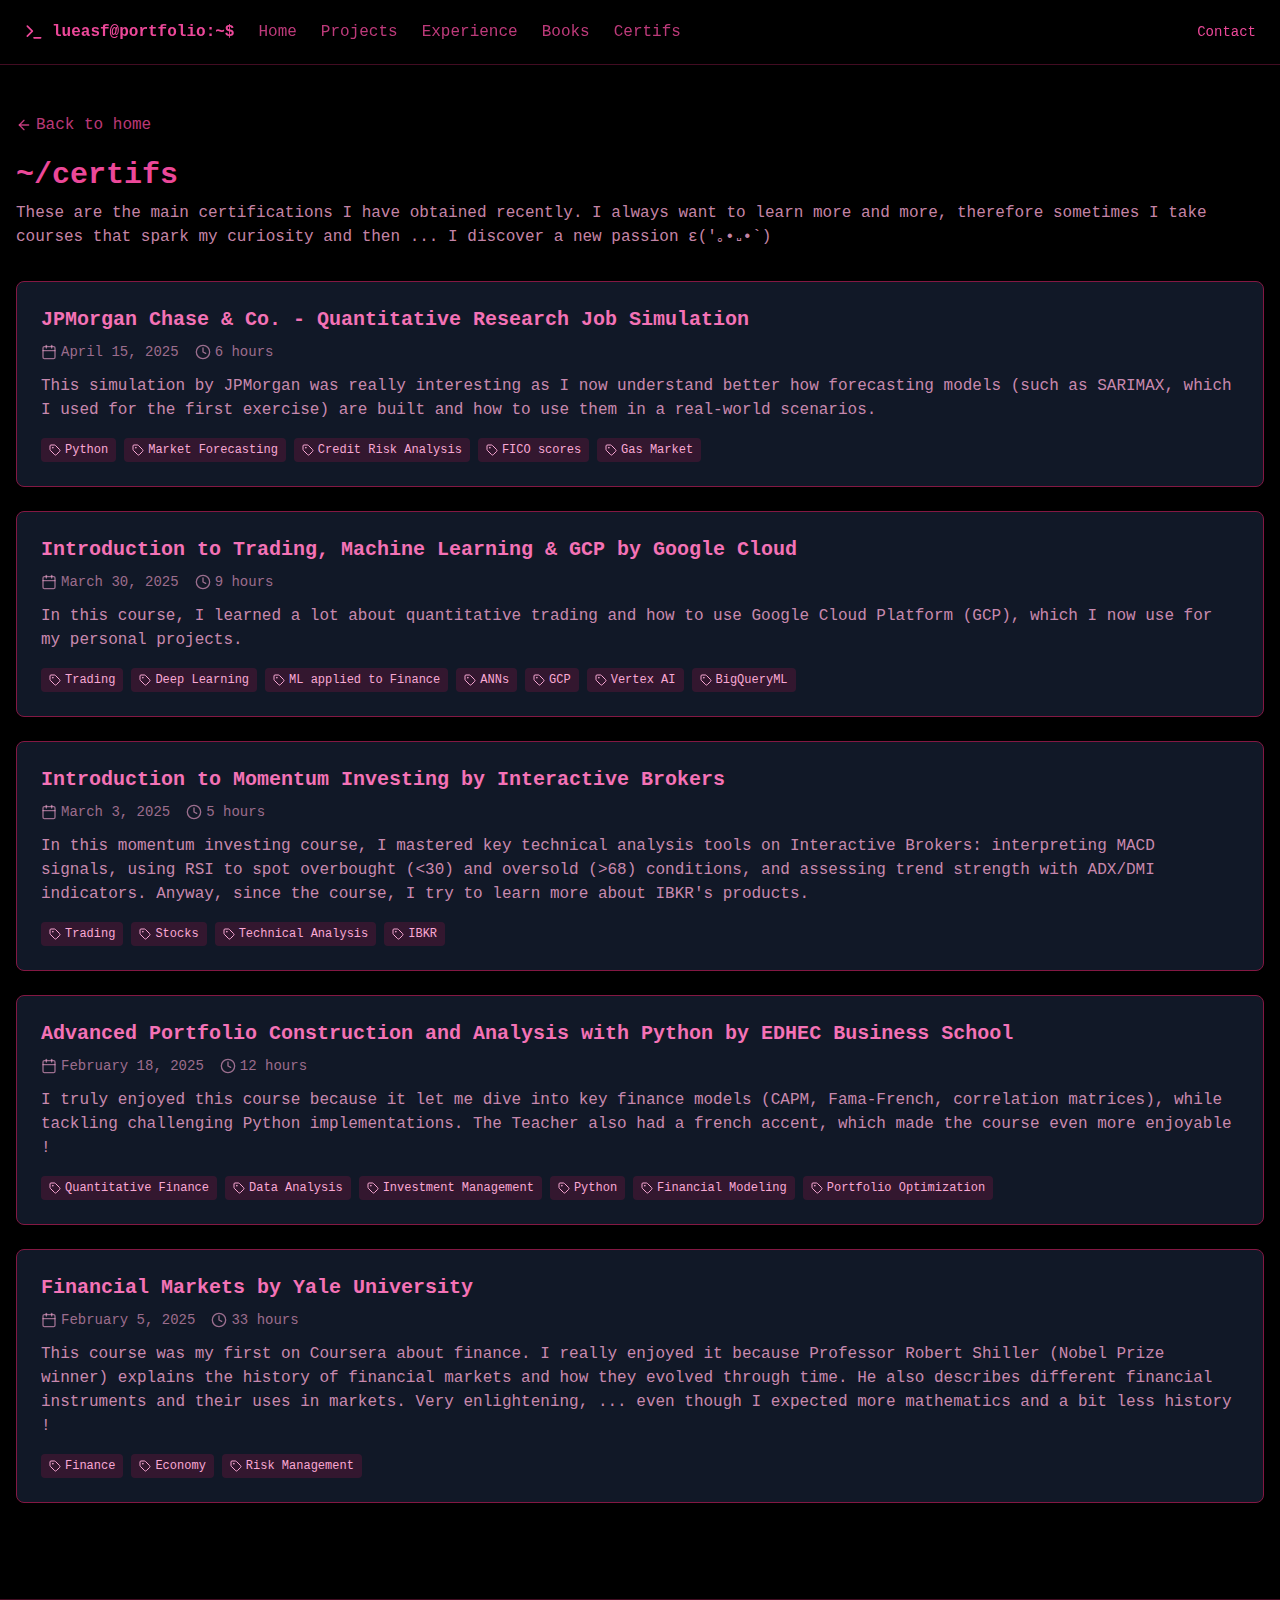
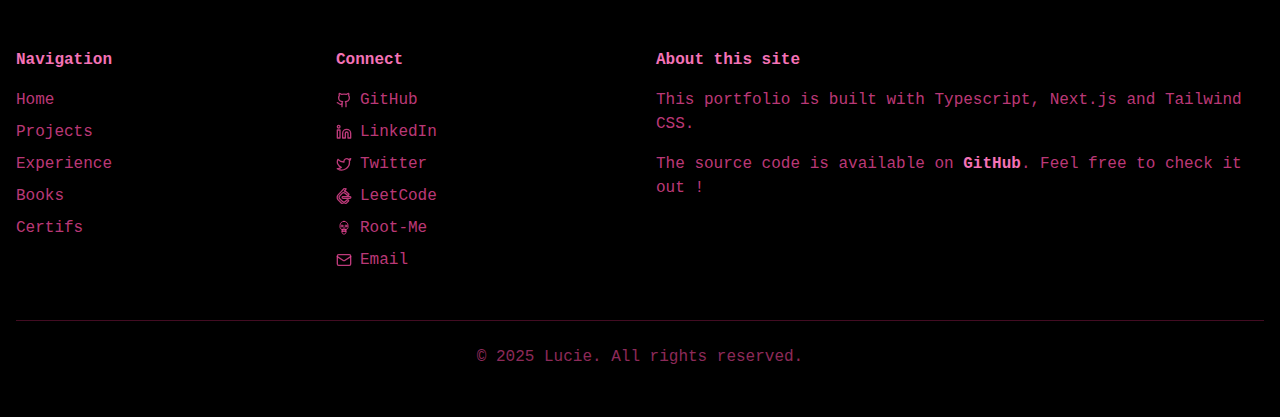
<file: certifs.html>
<!DOCTYPE html><html lang="en"><head><meta charSet="utf-8"/><meta name="viewport" content="width=device-width, initial-scale=1"/><link rel="preload" href="/_next/static/media/806de4d605d3ad01-s.p.woff2" as="font" crossorigin="" type="font/woff2"/><link rel="preload" href="/_next/static/media/fc727f226c737876-s.p.woff2" as="font" crossorigin="" type="font/woff2"/><link rel="stylesheet" href="/_next/static/css/b850f449fb4602ac.css" data-precedence="next"/><link rel="preload" as="script" fetchPriority="low" href="/_next/static/chunks/webpack-3c656588e1f8dbce.js"/><script src="/_next/static/chunks/11eacf67-d619272b776af2dc.js" async=""></script><script src="/_next/static/chunks/954-5944b54dddb9d8f0.js" async=""></script><script src="/_next/static/chunks/main-app-0f349b3a05334942.js" async=""></script><script src="/_next/static/chunks/583-88bfe27ca8c08060.js" async=""></script><script src="/_next/static/chunks/app/certifs/page-135d097177cf039e.js" async=""></script><meta name="next-size-adjust" content=""/><title>Lucie&#x27;s pf</title><meta name="description" content="my personal website"/><script src="/_next/static/chunks/polyfills-42372ed130431b0a.js" noModule=""></script></head><body class="__variable_e8b655"><div class="min-h-screen bg-black text-pink-500 font-mono"><header class="sticky top-0 z-40 w-full border-b border-pink-900/50 backdrop-blur-sm bg-black/80"><div class="container flex h-16 items-center px-4 sm:px-6"><a class="flex items-center gap-2 mr-6" href="/"><svg xmlns="http://www.w3.org/2000/svg" width="24" height="24" viewBox="0 0 24 24" fill="none" stroke="currentColor" stroke-width="2" stroke-linecap="round" stroke-linejoin="round" class="lucide lucide-terminal h-5 w-5"><polyline points="4 17 10 11 4 5"></polyline><line x1="12" x2="20" y1="19" y2="19"></line></svg><span class="font-bold">lueasf@portfolio:~$</span></a><nav class="hidden md:flex flex-1 items-center justify-between"><ul class="flex gap-6"><li><a class="text-pink-500/80 hover:text-pink-400 transition-colors" href="/">Home</a></li><li><a class="text-pink-500/80 hover:text-pink-400 transition-colors" href="/projects">Projects</a></li><li><a class="text-pink-500/80 hover:text-pink-400 transition-colors" href="/experience">Experience</a></li><li><a class="text-pink-500/80 hover:text-pink-400 transition-colors" href="/books">Books</a></li><li><a class="text-pink-500/80 hover:text-pink-400 transition-colors" href="/certifs">Certifs</a></li></ul><div><button class="inline-flex items-center justify-center rounded-md text-sm font-medium transition-colors focus:outline-none focus:ring-2 focus:ring-ring focus:ring-offset-2 disabled:opacity-50 disabled:pointer-events-none data-[state=open]:bg-secondary/50 border-pink-500 text-pink-500 hover:bg-pink-950 hover:text-pink-400"><a href="mailto:lucie.correia@telecomnancy.eu">Contact</a></button></div></nav><button class="inline-flex items-center justify-center rounded-md text-sm font-medium transition-colors focus:outline-none focus:ring-2 focus:ring-ring focus:ring-offset-2 disabled:opacity-50 disabled:pointer-events-none data-[state=open]:bg-secondary/50 md:hidden ml-auto text-pink-500 border-pink-900" type="button" aria-haspopup="dialog" aria-expanded="false" aria-controls="radix-«Rd7nb»" data-state="closed"><svg xmlns="http://www.w3.org/2000/svg" width="24" height="24" viewBox="0 0 24 24" fill="none" stroke="currentColor" stroke-width="2" stroke-linecap="round" stroke-linejoin="round" class="lucide lucide-menu h-5 w-5 text-pink-500"><line x1="4" x2="20" y1="12" y2="12"></line><line x1="4" x2="20" y1="6" y2="6"></line><line x1="4" x2="20" y1="18" y2="18"></line></svg><span class="sr-only text-pink-500 ">Toggle menu</span></button></div></header><main class="container mx-auto px-4 py-12"><div class="mb-8"><a class="text-pink-500/80 hover:text-pink-400 transition-colors inline-flex items-center gap-1" href="/"><svg xmlns="http://www.w3.org/2000/svg" width="24" height="24" viewBox="0 0 24 24" fill="none" stroke="currentColor" stroke-width="2" stroke-linecap="round" stroke-linejoin="round" class="lucide lucide-arrow-left h-4 w-4"><path d="m12 19-7-7 7-7"></path><path d="M19 12H5"></path></svg> Back to home</a><h1 class="text-3xl font-bold mt-4 mb-2">~/certifs</h1><p class="text-pink-300/80 mb-8">These are the main certifications I have obtained recently. I always want to learn more and more, therefore sometimes I take courses that spark my curiosity and then ... I discover a new passion ε(&#x27;｡•᎑•`)</p></div><div class="space-y-6 mb-12"><div class="rounded-lg border text-card-foreground shadow-sm bg-gray-900 border-pink-900 overflow-hidden hover:border-pink-700 transition-transform duration-300 hover:scale-105"><div class="p-6"><a class="block" href="https://forage-uploads-prod.s3.amazonaws.com/completion-certificates/Sj7temL583QAYpHXD/bWqaecPDbYAwSDqJy_Sj7temL583QAYpHXD_ZntPwaiFwnuCfeRnp_1744685462810_completion_certificate.pdf"><h2 class="text-xl font-bold text-pink-400 hover:text-pink-300 transition-colors mb-2">JPMorgan Chase &amp; Co. - Quantitative Research Job Simulation</h2><div class="flex flex-wrap gap-4 text-pink-300/60 text-sm mb-3"><div class="flex items-center gap-1"><svg xmlns="http://www.w3.org/2000/svg" width="24" height="24" viewBox="0 0 24 24" fill="none" stroke="currentColor" stroke-width="2" stroke-linecap="round" stroke-linejoin="round" class="lucide lucide-calendar h-4 w-4"><path d="M8 2v4"></path><path d="M16 2v4"></path><rect width="18" height="18" x="3" y="4" rx="2"></rect><path d="M3 10h18"></path></svg>April 15, 2025</div><div class="flex items-center gap-1"><svg xmlns="http://www.w3.org/2000/svg" width="24" height="24" viewBox="0 0 24 24" fill="none" stroke="currentColor" stroke-width="2" stroke-linecap="round" stroke-linejoin="round" class="lucide lucide-clock h-4 w-4"><circle cx="12" cy="12" r="10"></circle><polyline points="12 6 12 12 16 14"></polyline></svg>6 hours</div></div><p class="text-pink-300/80 mb-4">This simulation by JPMorgan was really interesting as I now understand better how forecasting models (such as SARIMAX, which I used for the first exercise) are built and how to use them in a real-world scenarios.</p><div class="flex flex-wrap gap-2"><div class="flex items-center gap-1 px-2 py-1 bg-pink-900/30 text-xs rounded text-pink-300"><svg xmlns="http://www.w3.org/2000/svg" width="24" height="24" viewBox="0 0 24 24" fill="none" stroke="currentColor" stroke-width="2" stroke-linecap="round" stroke-linejoin="round" class="lucide lucide-tag h-3 w-3"><path d="M12.586 2.586A2 2 0 0 0 11.172 2H4a2 2 0 0 0-2 2v7.172a2 2 0 0 0 .586 1.414l8.704 8.704a2.426 2.426 0 0 0 3.42 0l6.58-6.58a2.426 2.426 0 0 0 0-3.42z"></path><circle cx="7.5" cy="7.5" r=".5" fill="currentColor"></circle></svg>Python</div><div class="flex items-center gap-1 px-2 py-1 bg-pink-900/30 text-xs rounded text-pink-300"><svg xmlns="http://www.w3.org/2000/svg" width="24" height="24" viewBox="0 0 24 24" fill="none" stroke="currentColor" stroke-width="2" stroke-linecap="round" stroke-linejoin="round" class="lucide lucide-tag h-3 w-3"><path d="M12.586 2.586A2 2 0 0 0 11.172 2H4a2 2 0 0 0-2 2v7.172a2 2 0 0 0 .586 1.414l8.704 8.704a2.426 2.426 0 0 0 3.42 0l6.58-6.58a2.426 2.426 0 0 0 0-3.42z"></path><circle cx="7.5" cy="7.5" r=".5" fill="currentColor"></circle></svg>Market Forecasting</div><div class="flex items-center gap-1 px-2 py-1 bg-pink-900/30 text-xs rounded text-pink-300"><svg xmlns="http://www.w3.org/2000/svg" width="24" height="24" viewBox="0 0 24 24" fill="none" stroke="currentColor" stroke-width="2" stroke-linecap="round" stroke-linejoin="round" class="lucide lucide-tag h-3 w-3"><path d="M12.586 2.586A2 2 0 0 0 11.172 2H4a2 2 0 0 0-2 2v7.172a2 2 0 0 0 .586 1.414l8.704 8.704a2.426 2.426 0 0 0 3.42 0l6.58-6.58a2.426 2.426 0 0 0 0-3.42z"></path><circle cx="7.5" cy="7.5" r=".5" fill="currentColor"></circle></svg>Credit Risk Analysis</div><div class="flex items-center gap-1 px-2 py-1 bg-pink-900/30 text-xs rounded text-pink-300"><svg xmlns="http://www.w3.org/2000/svg" width="24" height="24" viewBox="0 0 24 24" fill="none" stroke="currentColor" stroke-width="2" stroke-linecap="round" stroke-linejoin="round" class="lucide lucide-tag h-3 w-3"><path d="M12.586 2.586A2 2 0 0 0 11.172 2H4a2 2 0 0 0-2 2v7.172a2 2 0 0 0 .586 1.414l8.704 8.704a2.426 2.426 0 0 0 3.42 0l6.58-6.58a2.426 2.426 0 0 0 0-3.42z"></path><circle cx="7.5" cy="7.5" r=".5" fill="currentColor"></circle></svg>FICO scores</div><div class="flex items-center gap-1 px-2 py-1 bg-pink-900/30 text-xs rounded text-pink-300"><svg xmlns="http://www.w3.org/2000/svg" width="24" height="24" viewBox="0 0 24 24" fill="none" stroke="currentColor" stroke-width="2" stroke-linecap="round" stroke-linejoin="round" class="lucide lucide-tag h-3 w-3"><path d="M12.586 2.586A2 2 0 0 0 11.172 2H4a2 2 0 0 0-2 2v7.172a2 2 0 0 0 .586 1.414l8.704 8.704a2.426 2.426 0 0 0 3.42 0l6.58-6.58a2.426 2.426 0 0 0 0-3.42z"></path><circle cx="7.5" cy="7.5" r=".5" fill="currentColor"></circle></svg>Gas Market</div></div></a></div></div><div class="rounded-lg border text-card-foreground shadow-sm bg-gray-900 border-pink-900 overflow-hidden hover:border-pink-700 transition-transform duration-300 hover:scale-105"><div class="p-6"><a class="block" href="https://coursera.org/share/1bf44092fdbb6ccf9315cafb56b86b2d"><h2 class="text-xl font-bold text-pink-400 hover:text-pink-300 transition-colors mb-2">Introduction to Trading, Machine Learning &amp; GCP by Google Cloud</h2><div class="flex flex-wrap gap-4 text-pink-300/60 text-sm mb-3"><div class="flex items-center gap-1"><svg xmlns="http://www.w3.org/2000/svg" width="24" height="24" viewBox="0 0 24 24" fill="none" stroke="currentColor" stroke-width="2" stroke-linecap="round" stroke-linejoin="round" class="lucide lucide-calendar h-4 w-4"><path d="M8 2v4"></path><path d="M16 2v4"></path><rect width="18" height="18" x="3" y="4" rx="2"></rect><path d="M3 10h18"></path></svg>March 30, 2025</div><div class="flex items-center gap-1"><svg xmlns="http://www.w3.org/2000/svg" width="24" height="24" viewBox="0 0 24 24" fill="none" stroke="currentColor" stroke-width="2" stroke-linecap="round" stroke-linejoin="round" class="lucide lucide-clock h-4 w-4"><circle cx="12" cy="12" r="10"></circle><polyline points="12 6 12 12 16 14"></polyline></svg>9 hours</div></div><p class="text-pink-300/80 mb-4">In this course, I learned a lot about quantitative trading and how to use Google Cloud Platform (GCP), which I now use for my personal projects. </p><div class="flex flex-wrap gap-2"><div class="flex items-center gap-1 px-2 py-1 bg-pink-900/30 text-xs rounded text-pink-300"><svg xmlns="http://www.w3.org/2000/svg" width="24" height="24" viewBox="0 0 24 24" fill="none" stroke="currentColor" stroke-width="2" stroke-linecap="round" stroke-linejoin="round" class="lucide lucide-tag h-3 w-3"><path d="M12.586 2.586A2 2 0 0 0 11.172 2H4a2 2 0 0 0-2 2v7.172a2 2 0 0 0 .586 1.414l8.704 8.704a2.426 2.426 0 0 0 3.42 0l6.58-6.58a2.426 2.426 0 0 0 0-3.42z"></path><circle cx="7.5" cy="7.5" r=".5" fill="currentColor"></circle></svg>Trading</div><div class="flex items-center gap-1 px-2 py-1 bg-pink-900/30 text-xs rounded text-pink-300"><svg xmlns="http://www.w3.org/2000/svg" width="24" height="24" viewBox="0 0 24 24" fill="none" stroke="currentColor" stroke-width="2" stroke-linecap="round" stroke-linejoin="round" class="lucide lucide-tag h-3 w-3"><path d="M12.586 2.586A2 2 0 0 0 11.172 2H4a2 2 0 0 0-2 2v7.172a2 2 0 0 0 .586 1.414l8.704 8.704a2.426 2.426 0 0 0 3.42 0l6.58-6.58a2.426 2.426 0 0 0 0-3.42z"></path><circle cx="7.5" cy="7.5" r=".5" fill="currentColor"></circle></svg>Deep Learning</div><div class="flex items-center gap-1 px-2 py-1 bg-pink-900/30 text-xs rounded text-pink-300"><svg xmlns="http://www.w3.org/2000/svg" width="24" height="24" viewBox="0 0 24 24" fill="none" stroke="currentColor" stroke-width="2" stroke-linecap="round" stroke-linejoin="round" class="lucide lucide-tag h-3 w-3"><path d="M12.586 2.586A2 2 0 0 0 11.172 2H4a2 2 0 0 0-2 2v7.172a2 2 0 0 0 .586 1.414l8.704 8.704a2.426 2.426 0 0 0 3.42 0l6.58-6.58a2.426 2.426 0 0 0 0-3.42z"></path><circle cx="7.5" cy="7.5" r=".5" fill="currentColor"></circle></svg>ML applied to Finance</div><div class="flex items-center gap-1 px-2 py-1 bg-pink-900/30 text-xs rounded text-pink-300"><svg xmlns="http://www.w3.org/2000/svg" width="24" height="24" viewBox="0 0 24 24" fill="none" stroke="currentColor" stroke-width="2" stroke-linecap="round" stroke-linejoin="round" class="lucide lucide-tag h-3 w-3"><path d="M12.586 2.586A2 2 0 0 0 11.172 2H4a2 2 0 0 0-2 2v7.172a2 2 0 0 0 .586 1.414l8.704 8.704a2.426 2.426 0 0 0 3.42 0l6.58-6.58a2.426 2.426 0 0 0 0-3.42z"></path><circle cx="7.5" cy="7.5" r=".5" fill="currentColor"></circle></svg>ANNs</div><div class="flex items-center gap-1 px-2 py-1 bg-pink-900/30 text-xs rounded text-pink-300"><svg xmlns="http://www.w3.org/2000/svg" width="24" height="24" viewBox="0 0 24 24" fill="none" stroke="currentColor" stroke-width="2" stroke-linecap="round" stroke-linejoin="round" class="lucide lucide-tag h-3 w-3"><path d="M12.586 2.586A2 2 0 0 0 11.172 2H4a2 2 0 0 0-2 2v7.172a2 2 0 0 0 .586 1.414l8.704 8.704a2.426 2.426 0 0 0 3.42 0l6.58-6.58a2.426 2.426 0 0 0 0-3.42z"></path><circle cx="7.5" cy="7.5" r=".5" fill="currentColor"></circle></svg>GCP</div><div class="flex items-center gap-1 px-2 py-1 bg-pink-900/30 text-xs rounded text-pink-300"><svg xmlns="http://www.w3.org/2000/svg" width="24" height="24" viewBox="0 0 24 24" fill="none" stroke="currentColor" stroke-width="2" stroke-linecap="round" stroke-linejoin="round" class="lucide lucide-tag h-3 w-3"><path d="M12.586 2.586A2 2 0 0 0 11.172 2H4a2 2 0 0 0-2 2v7.172a2 2 0 0 0 .586 1.414l8.704 8.704a2.426 2.426 0 0 0 3.42 0l6.58-6.58a2.426 2.426 0 0 0 0-3.42z"></path><circle cx="7.5" cy="7.5" r=".5" fill="currentColor"></circle></svg>Vertex AI</div><div class="flex items-center gap-1 px-2 py-1 bg-pink-900/30 text-xs rounded text-pink-300"><svg xmlns="http://www.w3.org/2000/svg" width="24" height="24" viewBox="0 0 24 24" fill="none" stroke="currentColor" stroke-width="2" stroke-linecap="round" stroke-linejoin="round" class="lucide lucide-tag h-3 w-3"><path d="M12.586 2.586A2 2 0 0 0 11.172 2H4a2 2 0 0 0-2 2v7.172a2 2 0 0 0 .586 1.414l8.704 8.704a2.426 2.426 0 0 0 3.42 0l6.58-6.58a2.426 2.426 0 0 0 0-3.42z"></path><circle cx="7.5" cy="7.5" r=".5" fill="currentColor"></circle></svg>BigQueryML</div></div></a></div></div><div class="rounded-lg border text-card-foreground shadow-sm bg-gray-900 border-pink-900 overflow-hidden hover:border-pink-700 transition-transform duration-300 hover:scale-105"><div class="p-6"><a class="block" href="https://www.coursera.org/account/accomplishments/verify/I1IXR20S9O1F"><h2 class="text-xl font-bold text-pink-400 hover:text-pink-300 transition-colors mb-2">Introduction to Momentum Investing by Interactive Brokers</h2><div class="flex flex-wrap gap-4 text-pink-300/60 text-sm mb-3"><div class="flex items-center gap-1"><svg xmlns="http://www.w3.org/2000/svg" width="24" height="24" viewBox="0 0 24 24" fill="none" stroke="currentColor" stroke-width="2" stroke-linecap="round" stroke-linejoin="round" class="lucide lucide-calendar h-4 w-4"><path d="M8 2v4"></path><path d="M16 2v4"></path><rect width="18" height="18" x="3" y="4" rx="2"></rect><path d="M3 10h18"></path></svg>March 3, 2025</div><div class="flex items-center gap-1"><svg xmlns="http://www.w3.org/2000/svg" width="24" height="24" viewBox="0 0 24 24" fill="none" stroke="currentColor" stroke-width="2" stroke-linecap="round" stroke-linejoin="round" class="lucide lucide-clock h-4 w-4"><circle cx="12" cy="12" r="10"></circle><polyline points="12 6 12 12 16 14"></polyline></svg>5 hours</div></div><p class="text-pink-300/80 mb-4">In this momentum investing course, I mastered key technical analysis tools on Interactive Brokers: interpreting MACD signals, using RSI to spot overbought (&lt;30) and oversold (&gt;68) conditions, and assessing trend strength with ADX/DMI indicators. Anyway, since the course, I try to learn more about IBKR&#x27;s products.</p><div class="flex flex-wrap gap-2"><div class="flex items-center gap-1 px-2 py-1 bg-pink-900/30 text-xs rounded text-pink-300"><svg xmlns="http://www.w3.org/2000/svg" width="24" height="24" viewBox="0 0 24 24" fill="none" stroke="currentColor" stroke-width="2" stroke-linecap="round" stroke-linejoin="round" class="lucide lucide-tag h-3 w-3"><path d="M12.586 2.586A2 2 0 0 0 11.172 2H4a2 2 0 0 0-2 2v7.172a2 2 0 0 0 .586 1.414l8.704 8.704a2.426 2.426 0 0 0 3.42 0l6.58-6.58a2.426 2.426 0 0 0 0-3.42z"></path><circle cx="7.5" cy="7.5" r=".5" fill="currentColor"></circle></svg>Trading</div><div class="flex items-center gap-1 px-2 py-1 bg-pink-900/30 text-xs rounded text-pink-300"><svg xmlns="http://www.w3.org/2000/svg" width="24" height="24" viewBox="0 0 24 24" fill="none" stroke="currentColor" stroke-width="2" stroke-linecap="round" stroke-linejoin="round" class="lucide lucide-tag h-3 w-3"><path d="M12.586 2.586A2 2 0 0 0 11.172 2H4a2 2 0 0 0-2 2v7.172a2 2 0 0 0 .586 1.414l8.704 8.704a2.426 2.426 0 0 0 3.42 0l6.58-6.58a2.426 2.426 0 0 0 0-3.42z"></path><circle cx="7.5" cy="7.5" r=".5" fill="currentColor"></circle></svg>Stocks</div><div class="flex items-center gap-1 px-2 py-1 bg-pink-900/30 text-xs rounded text-pink-300"><svg xmlns="http://www.w3.org/2000/svg" width="24" height="24" viewBox="0 0 24 24" fill="none" stroke="currentColor" stroke-width="2" stroke-linecap="round" stroke-linejoin="round" class="lucide lucide-tag h-3 w-3"><path d="M12.586 2.586A2 2 0 0 0 11.172 2H4a2 2 0 0 0-2 2v7.172a2 2 0 0 0 .586 1.414l8.704 8.704a2.426 2.426 0 0 0 3.42 0l6.58-6.58a2.426 2.426 0 0 0 0-3.42z"></path><circle cx="7.5" cy="7.5" r=".5" fill="currentColor"></circle></svg>Technical Analysis</div><div class="flex items-center gap-1 px-2 py-1 bg-pink-900/30 text-xs rounded text-pink-300"><svg xmlns="http://www.w3.org/2000/svg" width="24" height="24" viewBox="0 0 24 24" fill="none" stroke="currentColor" stroke-width="2" stroke-linecap="round" stroke-linejoin="round" class="lucide lucide-tag h-3 w-3"><path d="M12.586 2.586A2 2 0 0 0 11.172 2H4a2 2 0 0 0-2 2v7.172a2 2 0 0 0 .586 1.414l8.704 8.704a2.426 2.426 0 0 0 3.42 0l6.58-6.58a2.426 2.426 0 0 0 0-3.42z"></path><circle cx="7.5" cy="7.5" r=".5" fill="currentColor"></circle></svg>IBKR</div></div></a></div></div><div class="rounded-lg border text-card-foreground shadow-sm bg-gray-900 border-pink-900 overflow-hidden hover:border-pink-700 transition-transform duration-300 hover:scale-105"><div class="p-6"><a class="block" href="https://www.coursera.org/account/accomplishments/verify/HQCFAFEYORRB"><h2 class="text-xl font-bold text-pink-400 hover:text-pink-300 transition-colors mb-2">Advanced Portfolio Construction and Analysis with Python by EDHEC Business School</h2><div class="flex flex-wrap gap-4 text-pink-300/60 text-sm mb-3"><div class="flex items-center gap-1"><svg xmlns="http://www.w3.org/2000/svg" width="24" height="24" viewBox="0 0 24 24" fill="none" stroke="currentColor" stroke-width="2" stroke-linecap="round" stroke-linejoin="round" class="lucide lucide-calendar h-4 w-4"><path d="M8 2v4"></path><path d="M16 2v4"></path><rect width="18" height="18" x="3" y="4" rx="2"></rect><path d="M3 10h18"></path></svg>February 18, 2025</div><div class="flex items-center gap-1"><svg xmlns="http://www.w3.org/2000/svg" width="24" height="24" viewBox="0 0 24 24" fill="none" stroke="currentColor" stroke-width="2" stroke-linecap="round" stroke-linejoin="round" class="lucide lucide-clock h-4 w-4"><circle cx="12" cy="12" r="10"></circle><polyline points="12 6 12 12 16 14"></polyline></svg>12 hours</div></div><p class="text-pink-300/80 mb-4">I truly enjoyed this course because it let me dive into key finance models (CAPM, Fama-French, correlation matrices), while tackling challenging Python implementations. The Teacher also had a french accent, which made the course even more enjoyable !</p><div class="flex flex-wrap gap-2"><div class="flex items-center gap-1 px-2 py-1 bg-pink-900/30 text-xs rounded text-pink-300"><svg xmlns="http://www.w3.org/2000/svg" width="24" height="24" viewBox="0 0 24 24" fill="none" stroke="currentColor" stroke-width="2" stroke-linecap="round" stroke-linejoin="round" class="lucide lucide-tag h-3 w-3"><path d="M12.586 2.586A2 2 0 0 0 11.172 2H4a2 2 0 0 0-2 2v7.172a2 2 0 0 0 .586 1.414l8.704 8.704a2.426 2.426 0 0 0 3.42 0l6.58-6.58a2.426 2.426 0 0 0 0-3.42z"></path><circle cx="7.5" cy="7.5" r=".5" fill="currentColor"></circle></svg>Quantitative Finance</div><div class="flex items-center gap-1 px-2 py-1 bg-pink-900/30 text-xs rounded text-pink-300"><svg xmlns="http://www.w3.org/2000/svg" width="24" height="24" viewBox="0 0 24 24" fill="none" stroke="currentColor" stroke-width="2" stroke-linecap="round" stroke-linejoin="round" class="lucide lucide-tag h-3 w-3"><path d="M12.586 2.586A2 2 0 0 0 11.172 2H4a2 2 0 0 0-2 2v7.172a2 2 0 0 0 .586 1.414l8.704 8.704a2.426 2.426 0 0 0 3.42 0l6.58-6.58a2.426 2.426 0 0 0 0-3.42z"></path><circle cx="7.5" cy="7.5" r=".5" fill="currentColor"></circle></svg>Data Analysis</div><div class="flex items-center gap-1 px-2 py-1 bg-pink-900/30 text-xs rounded text-pink-300"><svg xmlns="http://www.w3.org/2000/svg" width="24" height="24" viewBox="0 0 24 24" fill="none" stroke="currentColor" stroke-width="2" stroke-linecap="round" stroke-linejoin="round" class="lucide lucide-tag h-3 w-3"><path d="M12.586 2.586A2 2 0 0 0 11.172 2H4a2 2 0 0 0-2 2v7.172a2 2 0 0 0 .586 1.414l8.704 8.704a2.426 2.426 0 0 0 3.42 0l6.58-6.58a2.426 2.426 0 0 0 0-3.42z"></path><circle cx="7.5" cy="7.5" r=".5" fill="currentColor"></circle></svg>Investment Management</div><div class="flex items-center gap-1 px-2 py-1 bg-pink-900/30 text-xs rounded text-pink-300"><svg xmlns="http://www.w3.org/2000/svg" width="24" height="24" viewBox="0 0 24 24" fill="none" stroke="currentColor" stroke-width="2" stroke-linecap="round" stroke-linejoin="round" class="lucide lucide-tag h-3 w-3"><path d="M12.586 2.586A2 2 0 0 0 11.172 2H4a2 2 0 0 0-2 2v7.172a2 2 0 0 0 .586 1.414l8.704 8.704a2.426 2.426 0 0 0 3.42 0l6.58-6.58a2.426 2.426 0 0 0 0-3.42z"></path><circle cx="7.5" cy="7.5" r=".5" fill="currentColor"></circle></svg>Python</div><div class="flex items-center gap-1 px-2 py-1 bg-pink-900/30 text-xs rounded text-pink-300"><svg xmlns="http://www.w3.org/2000/svg" width="24" height="24" viewBox="0 0 24 24" fill="none" stroke="currentColor" stroke-width="2" stroke-linecap="round" stroke-linejoin="round" class="lucide lucide-tag h-3 w-3"><path d="M12.586 2.586A2 2 0 0 0 11.172 2H4a2 2 0 0 0-2 2v7.172a2 2 0 0 0 .586 1.414l8.704 8.704a2.426 2.426 0 0 0 3.42 0l6.58-6.58a2.426 2.426 0 0 0 0-3.42z"></path><circle cx="7.5" cy="7.5" r=".5" fill="currentColor"></circle></svg>Financial Modeling</div><div class="flex items-center gap-1 px-2 py-1 bg-pink-900/30 text-xs rounded text-pink-300"><svg xmlns="http://www.w3.org/2000/svg" width="24" height="24" viewBox="0 0 24 24" fill="none" stroke="currentColor" stroke-width="2" stroke-linecap="round" stroke-linejoin="round" class="lucide lucide-tag h-3 w-3"><path d="M12.586 2.586A2 2 0 0 0 11.172 2H4a2 2 0 0 0-2 2v7.172a2 2 0 0 0 .586 1.414l8.704 8.704a2.426 2.426 0 0 0 3.42 0l6.58-6.58a2.426 2.426 0 0 0 0-3.42z"></path><circle cx="7.5" cy="7.5" r=".5" fill="currentColor"></circle></svg>Portfolio Optimization</div></div></a></div></div><div class="rounded-lg border text-card-foreground shadow-sm bg-gray-900 border-pink-900 overflow-hidden hover:border-pink-700 transition-transform duration-300 hover:scale-105"><div class="p-6"><a class="block" href="https://coursera.org/share/d61b61885e7bbea40d27560fc0a428c1"><h2 class="text-xl font-bold text-pink-400 hover:text-pink-300 transition-colors mb-2">Financial Markets by Yale University</h2><div class="flex flex-wrap gap-4 text-pink-300/60 text-sm mb-3"><div class="flex items-center gap-1"><svg xmlns="http://www.w3.org/2000/svg" width="24" height="24" viewBox="0 0 24 24" fill="none" stroke="currentColor" stroke-width="2" stroke-linecap="round" stroke-linejoin="round" class="lucide lucide-calendar h-4 w-4"><path d="M8 2v4"></path><path d="M16 2v4"></path><rect width="18" height="18" x="3" y="4" rx="2"></rect><path d="M3 10h18"></path></svg>February 5, 2025</div><div class="flex items-center gap-1"><svg xmlns="http://www.w3.org/2000/svg" width="24" height="24" viewBox="0 0 24 24" fill="none" stroke="currentColor" stroke-width="2" stroke-linecap="round" stroke-linejoin="round" class="lucide lucide-clock h-4 w-4"><circle cx="12" cy="12" r="10"></circle><polyline points="12 6 12 12 16 14"></polyline></svg>33 hours</div></div><p class="text-pink-300/80 mb-4">This course was my first on Coursera about finance. I really enjoyed it because Professor Robert Shiller (Nobel Prize winner) explains the history of financial markets and how they evolved through time. He also describes different financial instruments and their uses in markets. Very enlightening, ... even though I expected more mathematics and a bit less history !</p><div class="flex flex-wrap gap-2"><div class="flex items-center gap-1 px-2 py-1 bg-pink-900/30 text-xs rounded text-pink-300"><svg xmlns="http://www.w3.org/2000/svg" width="24" height="24" viewBox="0 0 24 24" fill="none" stroke="currentColor" stroke-width="2" stroke-linecap="round" stroke-linejoin="round" class="lucide lucide-tag h-3 w-3"><path d="M12.586 2.586A2 2 0 0 0 11.172 2H4a2 2 0 0 0-2 2v7.172a2 2 0 0 0 .586 1.414l8.704 8.704a2.426 2.426 0 0 0 3.42 0l6.58-6.58a2.426 2.426 0 0 0 0-3.42z"></path><circle cx="7.5" cy="7.5" r=".5" fill="currentColor"></circle></svg>Finance</div><div class="flex items-center gap-1 px-2 py-1 bg-pink-900/30 text-xs rounded text-pink-300"><svg xmlns="http://www.w3.org/2000/svg" width="24" height="24" viewBox="0 0 24 24" fill="none" stroke="currentColor" stroke-width="2" stroke-linecap="round" stroke-linejoin="round" class="lucide lucide-tag h-3 w-3"><path d="M12.586 2.586A2 2 0 0 0 11.172 2H4a2 2 0 0 0-2 2v7.172a2 2 0 0 0 .586 1.414l8.704 8.704a2.426 2.426 0 0 0 3.42 0l6.58-6.58a2.426 2.426 0 0 0 0-3.42z"></path><circle cx="7.5" cy="7.5" r=".5" fill="currentColor"></circle></svg>Economy</div><div class="flex items-center gap-1 px-2 py-1 bg-pink-900/30 text-xs rounded text-pink-300"><svg xmlns="http://www.w3.org/2000/svg" width="24" height="24" viewBox="0 0 24 24" fill="none" stroke="currentColor" stroke-width="2" stroke-linecap="round" stroke-linejoin="round" class="lucide lucide-tag h-3 w-3"><path d="M12.586 2.586A2 2 0 0 0 11.172 2H4a2 2 0 0 0-2 2v7.172a2 2 0 0 0 .586 1.414l8.704 8.704a2.426 2.426 0 0 0 3.42 0l6.58-6.58a2.426 2.426 0 0 0 0-3.42z"></path><circle cx="7.5" cy="7.5" r=".5" fill="currentColor"></circle></svg>Risk Management</div></div></a></div></div></div></main><footer class="border-t border-pink-900/50 py-12 bg-black"><div class="container mx-auto px-4 "><div class="grid grid-cols-1 md:grid-cols-4 gap-8 "><div class="transition-transform duration-300 hover:scale-105"><h3 class="text-pink-400 font-bold mb-4 ">Navigation</h3><ul class="space-y-2 "><li><a class="text-pink-500/80 hover:text-pink-400 transition-colors" href="/">Home</a></li><li><a class="text-pink-500/80 hover:text-pink-400 transition-colors" href="/projects">Projects</a></li><li><a class="text-pink-500/80 hover:text-pink-400 transition-colors" href="/experience">Experience</a></li><li><a class="text-pink-500/80 hover:text-pink-400 transition-colors" href="/books">Books</a></li><li><a class="text-pink-500/80 hover:text-pink-400 transition-colors" href="/certifs">Certifs</a></li></ul></div><div class="transition-transform duration-300 hover:scale-105"><h3 class="text-pink-400 font-bold mb-4">Connect</h3><ul class="space-y-2"><li><a href="https://github.com/lueasf" target="_blank" rel="noopener noreferrer" class="flex items-center gap-2 text-pink-500/80 hover:text-gray-400 transition-colors"><svg xmlns="http://www.w3.org/2000/svg" width="24" height="24" viewBox="0 0 24 24" fill="none" stroke="currentColor" stroke-width="2" stroke-linecap="round" stroke-linejoin="round" class="lucide lucide-github h-4 w-4"><path d="M15 22v-4a4.8 4.8 0 0 0-1-3.5c3 0 6-2 6-5.5.08-1.25-.27-2.48-1-3.5.28-1.15.28-2.35 0-3.5 0 0-1 0-3 1.5-2.64-.5-5.36-.5-8 0C6 2 5 2 5 2c-.3 1.15-.3 2.35 0 3.5A5.403 5.403 0 0 0 4 9c0 3.5 3 5.5 6 5.5-.39.49-.68 1.05-.85 1.65-.17.6-.22 1.23-.15 1.85v4"></path><path d="M9 18c-4.51 2-5-2-7-2"></path></svg>GitHub</a></li><li><a href="https://www.linkedin.com/in/lucie-correia-89943a183/" target="_blank" rel="noopener noreferrer" class="flex items-center gap-2 text-pink-500/80 hover:text-blue-400 transition-colors"><svg xmlns="http://www.w3.org/2000/svg" width="24" height="24" viewBox="0 0 24 24" fill="none" stroke="currentColor" stroke-width="2" stroke-linecap="round" stroke-linejoin="round" class="lucide lucide-linkedin h-4 w-4"><path d="M16 8a6 6 0 0 1 6 6v7h-4v-7a2 2 0 0 0-2-2 2 2 0 0 0-2 2v7h-4v-7a6 6 0 0 1 6-6z"></path><rect width="4" height="12" x="2" y="9"></rect><circle cx="4" cy="4" r="2"></circle></svg>LinkedIn</a></li><li><a href="https://x.com/lueasf" target="_blank" rel="noopener noreferrer" class="flex items-center gap-2 text-pink-500/80 hover:text-white transition-colors"><svg xmlns="http://www.w3.org/2000/svg" width="24" height="24" viewBox="0 0 24 24" fill="none" stroke="currentColor" stroke-width="2" stroke-linecap="round" stroke-linejoin="round" class="lucide lucide-twitter h-4 w-4"><path d="M22 4s-.7 2.1-2 3.4c1.6 10-9.4 17.3-18 11.6 2.2.1 4.4-.6 6-2C3 15.5.5 9.6 3 5c2.2 2.6 5.6 4.1 9 4-.9-4.2 4-6.6 7-3.8 1.1 0 3-1.2 3-1.2z"></path></svg>Twitter</a></li><li><a href="https://leetcode.com/u/lueasf/" target="_blank" rel="noopener noreferrer" class="flex items-center gap-2 text-pink-500/80 hover:text-orange-400 transition-colors"><svg xmlns="http://www.w3.org/2000/svg" width="24" height="24" viewBox="0 0 24 24" fill="none" stroke="currentColor" stroke-width="2" stroke-linecap="round" stroke-linejoin="round" class="h-4 w-4"><path d="M13.483 0a1.374 1.374 0 0 0-.961.438L7.116 6.226l-3.854 4.126a5.266 5.266 0 0 0-1.209 2.104 5.35 5.35 0 0 0-.125.513 5.527 5.527 0 0 0 .062 2.362 5.83 5.83 0 0 0 .349 1.017 5.938 5.938 0 0 0 1.271 1.818l4.277 4.193.039.038c2.248 2.165 5.852 2.133 8.063-.074l2.396-2.392c.54-.54.54-1.414.003-1.955a1.378 1.378 0 0 0-1.951-.003l-2.396 2.392a3.021 3.021 0 0 1-4.205.038l-.02-.019-4.276-4.193c-.652-.64-.972-1.469-.948-2.263a2.68 2.68 0 0 1 .066-.523 2.545 2.545 0 0 1 .619-1.164L9.13 8.114c1.058-1.134 3.204-1.27 4.43-.278l3.501 2.831c.593.48 1.461.387 1.94-.207a1.384 1.384 0 0 0-.207-1.943l-3.5-2.831c-.8-.647-1.766-1.045-2.774-1.202l2.015-2.158A1.384 1.384 0 0 0 13.483 0zm-2.866 12.815a1.38 1.38 0 0 0-1.38 1.382 1.38 1.38 0 0 0 1.38 1.382H20.79a1.38 1.38 0 0 0 1.38-1.382 1.38 1.38 0 0 0-1.38-1.382z"></path></svg>LeetCode</a></li><li><a href="https://www.root-me.org/lueasf?lang=fr#49019b173844e0b9dff3ba120be943f4" target="_blank" rel="noopener noreferrer" class="flex items-center gap-2 text-pink-500/80 hover:text-white transition-colors"><svg xmlns="http://www.w3.org/2000/svg" width="24" height="24" viewBox="0 0 24 24" fill="none" stroke="currentColor" stroke-width="1.5" stroke-linecap="round" stroke-linejoin="round" class="h-4 w-4"><path d="M12 2c-3.314 0-6 2.686-6 6v3c0 1.657 1.343 3 3 3h6c1.657 0 3-1.343 3-3V8c0-3.314-2.686-6-6-6z"></path><path d="M9 14v4c0 1.657.895 3 2 3h2c1.105 0 2-1.343 2-3v-4"></path><circle cx="9" cy="9" r="1.5"></circle><circle cx="15" cy="9" r="1.5"></circle><path d="M12 11v2"></path><path d="M9 17h6"></path><path d="M10 14v3"></path><path d="M12 14v3"></path><path d="M14 14v3"></path></svg>Root-Me</a></li><li><a href="mailto:lucie.correia@telecomnancy.eu" class="flex items-center gap-2 text-pink-500/80 hover:text-red-400 transition-colors"><svg xmlns="http://www.w3.org/2000/svg" width="24" height="24" viewBox="0 0 24 24" fill="none" stroke="currentColor" stroke-width="2" stroke-linecap="round" stroke-linejoin="round" class="lucide lucide-mail h-4 w-4"><rect width="20" height="16" x="2" y="4" rx="2"></rect><path d="m22 7-8.97 5.7a1.94 1.94 0 0 1-2.06 0L2 7"></path></svg>Email</a></li></ul></div><div class="md:col-span-2 transition-transform duration-300 hover:scale-105"><h3 class="text-pink-400 font-bold mb-4">About this site</h3><p class="text-pink-500/80 mb-4">This portfolio is built with Typescript, Next.js and Tailwind CSS.</p><p class="text-pink-500/80">The source code is available on<!-- --> <a href="https://github.com/lueasf/lueasf.github.io" target="_blank" rel="noopener noreferrer" class="text-pink-500/80 hover:text-pink-400 transition-colors "><span class="text-pink-400 font-bold">GitHub</span></a>. Feel free to check it out !</p></div></div><div class="mt-12 pt-6 border-t border-pink-900/50 text-center text-pink-500/60"><p>© <!-- -->2025<!-- --> Lucie. All rights reserved.</p></div></div></footer></div><script src="/_next/static/chunks/webpack-3c656588e1f8dbce.js" async=""></script><script>(self.__next_f=self.__next_f||[]).push([0])</script><script>self.__next_f.push([1,"1:\"$Sreact.fragment\"\n2:I[1063,[],\"\"]\n3:I[1483,[],\"\"]\n4:I[4248,[\"583\",\"static/chunks/583-88bfe27ca8c08060.js\",\"999\",\"static/chunks/app/certifs/page-135d097177cf039e.js\"],\"default\"]\n5:I[7950,[\"583\",\"static/chunks/583-88bfe27ca8c08060.js\",\"999\",\"static/chunks/app/certifs/page-135d097177cf039e.js\"],\"\"]\n6:I[5125,[],\"OutletBoundary\"]\n9:I[5125,[],\"ViewportBoundary\"]\nb:I[5125,[],\"MetadataBoundary\"]\nd:I[1954,[],\"\"]\n:HL[\"/_next/static/media/806de4d605d3ad01-s.p.woff2\",\"font\",{\"crossOrigin\":\"\",\"type\":\"font/woff2\"}]\n:HL[\"/_next/static/media/fc727f226c737876-s.p.woff2\",\"font\",{\"crossOrigin\":\"\",\"type\":\"font/woff2\"}]\n:HL[\"/_next/static/css/b850f449fb4602ac.css\",\"style\"]\n"])</script><script>self.__next_f.push([1,"0:{\"P\":null,\"b\":\"uIRVxKuN8RWw4ABhzco1k\",\"p\":\"\",\"c\":[\"\",\"certifs\"],\"i\":false,\"f\":[[[\"\",{\"children\":[\"certifs\",{\"children\":[\"__PAGE__\",{}]}]},\"$undefined\",\"$undefined\",true],[\"\",[\"$\",\"$1\",\"c\",{\"children\":[[[\"$\",\"link\",\"0\",{\"rel\":\"stylesheet\",\"href\":\"/_next/static/css/b850f449fb4602ac.css\",\"precedence\":\"next\",\"crossOrigin\":\"$undefined\",\"nonce\":\"$undefined\"}]],[\"$\",\"html\",null,{\"lang\":\"en\",\"children\":[\"$\",\"body\",null,{\"className\":\"__variable_e8b655\",\"children\":[\"$\",\"$L2\",null,{\"parallelRouterKey\":\"children\",\"error\":\"$undefined\",\"errorStyles\":\"$undefined\",\"errorScripts\":\"$undefined\",\"template\":[\"$\",\"$L3\",null,{}],\"templateStyles\":\"$undefined\",\"templateScripts\":\"$undefined\",\"notFound\":[[[\"$\",\"title\",null,{\"children\":\"404: This page could not be found.\"}],[\"$\",\"div\",null,{\"style\":{\"fontFamily\":\"system-ui,\\\"Segoe UI\\\",Roboto,Helvetica,Arial,sans-serif,\\\"Apple Color Emoji\\\",\\\"Segoe UI Emoji\\\"\",\"height\":\"100vh\",\"textAlign\":\"center\",\"display\":\"flex\",\"flexDirection\":\"column\",\"alignItems\":\"center\",\"justifyContent\":\"center\"},\"children\":[\"$\",\"div\",null,{\"children\":[[\"$\",\"style\",null,{\"dangerouslySetInnerHTML\":{\"__html\":\"body{color:#000;background:#fff;margin:0}.next-error-h1{border-right:1px solid rgba(0,0,0,.3)}@media (prefers-color-scheme:dark){body{color:#fff;background:#000}.next-error-h1{border-right:1px solid rgba(255,255,255,.3)}}\"}}],[\"$\",\"h1\",null,{\"className\":\"next-error-h1\",\"style\":{\"display\":\"inline-block\",\"margin\":\"0 20px 0 0\",\"padding\":\"0 23px 0 0\",\"fontSize\":24,\"fontWeight\":500,\"verticalAlign\":\"top\",\"lineHeight\":\"49px\"},\"children\":404}],[\"$\",\"div\",null,{\"style\":{\"display\":\"inline-block\"},\"children\":[\"$\",\"h2\",null,{\"style\":{\"fontSize\":14,\"fontWeight\":400,\"lineHeight\":\"49px\",\"margin\":0},\"children\":\"This page could not be found.\"}]}]]}]}]],[]],\"forbidden\":\"$undefined\",\"unauthorized\":\"$undefined\"}]}]}]]}],{\"children\":[\"certifs\",[\"$\",\"$1\",\"c\",{\"children\":[null,[\"$\",\"$L2\",null,{\"parallelRouterKey\":\"children\",\"error\":\"$undefined\",\"errorStyles\":\"$undefined\",\"errorScripts\":\"$undefined\",\"template\":[\"$\",\"$L3\",null,{}],\"templateStyles\":\"$undefined\",\"templateScripts\":\"$undefined\",\"notFound\":\"$undefined\",\"forbidden\":\"$undefined\",\"unauthorized\":\"$undefined\"}]]}],{\"children\":[\"__PAGE__\",[\"$\",\"$1\",\"c\",{\"children\":[[\"$\",\"div\",null,{\"className\":\"min-h-screen bg-black text-pink-500 font-mono\",\"children\":[[\"$\",\"$L4\",null,{}],[\"$\",\"main\",null,{\"className\":\"container mx-auto px-4 py-12\",\"children\":[[\"$\",\"div\",null,{\"className\":\"mb-8\",\"children\":[[\"$\",\"$L5\",null,{\"href\":\"/\",\"className\":\"text-pink-500/80 hover:text-pink-400 transition-colors inline-flex items-center gap-1\",\"children\":[[\"$\",\"svg\",null,{\"ref\":\"$undefined\",\"xmlns\":\"http://www.w3.org/2000/svg\",\"width\":24,\"height\":24,\"viewBox\":\"0 0 24 24\",\"fill\":\"none\",\"stroke\":\"currentColor\",\"strokeWidth\":2,\"strokeLinecap\":\"round\",\"strokeLinejoin\":\"round\",\"className\":\"lucide lucide-arrow-left h-4 w-4\",\"children\":[[\"$\",\"path\",\"1l729n\",{\"d\":\"m12 19-7-7 7-7\"}],[\"$\",\"path\",\"x3x0zl\",{\"d\":\"M19 12H5\"}],\"$undefined\"]}],\" Back to home\"]}],[\"$\",\"h1\",null,{\"className\":\"text-3xl font-bold mt-4 mb-2\",\"children\":\"~/certifs\"}],[\"$\",\"p\",null,{\"className\":\"text-pink-300/80 mb-8\",\"children\":\"These are the main certifications I have obtained recently. I always want to learn more and more, therefore sometimes I take courses that spark my curiosity and then ... I discover a new passion ε('｡•᎑•`)\"}]]}],[\"$\",\"div\",null,{\"className\":\"space-y-6 mb-12\",\"children\":[[\"$\",\"div\",\"0\",{\"ref\":\"$undefined\",\"className\":\"rounded-lg border text-card-foreground shadow-sm bg-gray-900 border-pink-900 overflow-hidden hover:border-pink-700 transition-transform duration-300 hover:scale-105\",\"children\":[\"$\",\"div\",null,{\"ref\":\"$undefined\",\"className\":\"p-6\",\"children\":[\"$\",\"$L5\",null,{\"href\":\"https://forage-uploads-prod.s3.amazonaws.com/completion-certificates/Sj7temL583QAYpHXD/bWqaecPDbYAwSDqJy_Sj7temL583QAYpHXD_ZntPwaiFwnuCfeRnp_1744685462810_completion_certificate.pdf\",\"className\":\"block\",\"children\":[[\"$\",\"h2\",null,{\"className\":\"text-xl font-bold text-pink-400 hover:text-pink-300 transition-colors mb-2\",\"children\":\"JPMorgan Chase \u0026 Co. - Quantitative Research Job Simulation\"}],[\"$\",\"div\",null,{\"className\":\"flex flex-wrap gap-4 text-pink-300/60 text-sm mb-3\",\"children\":[[\"$\",\"div\",null,{\"className\":\"flex items-center gap-1\",\"children\":[[\"$\",\"svg\",null,{\"ref\":\"$undefined\",\"xmlns\":\"http://www.w3.org/2000/svg\",\"width\":24,\"height\":24,\"viewBox\":\"0 0 24 24\",\"fill\":\"none\",\"stroke\":\"currentColor\",\"strokeWidth\":2,\"strokeLinecap\":\"round\",\"strokeLinejoin\":\"round\",\"className\":\"lucide lucide-calendar h-4 w-4\",\"children\":[[\"$\",\"path\",\"1cmpym\",{\"d\":\"M8 2v4\"}],[\"$\",\"path\",\"4m81vk\",{\"d\":\"M16 2v4\"}],[\"$\",\"rect\",\"1hopcy\",{\"width\":\"18\",\"height\":\"18\",\"x\":\"3\",\"y\":\"4\",\"rx\":\"2\"}],[\"$\",\"path\",\"8toen8\",{\"d\":\"M3 10h18\"}],\"$undefined\"]}],\"April 15, 2025\"]}],[\"$\",\"div\",null,{\"className\":\"flex items-center gap-1\",\"children\":[[\"$\",\"svg\",null,{\"ref\":\"$undefined\",\"xmlns\":\"http://www.w3.org/2000/svg\",\"width\":24,\"height\":24,\"viewBox\":\"0 0 24 24\",\"fill\":\"none\",\"stroke\":\"currentColor\",\"strokeWidth\":2,\"strokeLinecap\":\"round\",\"strokeLinejoin\":\"round\",\"className\":\"lucide lucide-clock h-4 w-4\",\"children\":[[\"$\",\"circle\",\"1mglay\",{\"cx\":\"12\",\"cy\":\"12\",\"r\":\"10\"}],[\"$\",\"polyline\",\"68esgv\",{\"points\":\"12 6 12 12 16 14\"}],\"$undefined\"]}],\"6 hours\"]}]]}],[\"$\",\"p\",null,{\"className\":\"text-pink-300/80 mb-4\",\"children\":\"This simulation by JPMorgan was really interesting as I now understand better how forecasting models (such as SARIMAX, which I used for the first exercise) are built and how to use them in a real-world scenarios.\"}],[\"$\",\"div\",null,{\"className\":\"flex flex-wrap gap-2\",\"children\":[[\"$\",\"div\",\"Python\",{\"className\":\"flex items-center gap-1 px-2 py-1 bg-pink-900/30 text-xs rounded text-pink-300\",\"children\":[[\"$\",\"svg\",null,{\"ref\":\"$undefined\",\"xmlns\":\"http://www.w3.org/2000/svg\",\"width\":24,\"height\":24,\"viewBox\":\"0 0 24 24\",\"fill\":\"none\",\"stroke\":\"currentColor\",\"strokeWidth\":2,\"strokeLinecap\":\"round\",\"strokeLinejoin\":\"round\",\"className\":\"lucide lucide-tag h-3 w-3\",\"children\":[[\"$\",\"path\",\"vktsd0\",{\"d\":\"M12.586 2.586A2 2 0 0 0 11.172 2H4a2 2 0 0 0-2 2v7.172a2 2 0 0 0 .586 1.414l8.704 8.704a2.426 2.426 0 0 0 3.42 0l6.58-6.58a2.426 2.426 0 0 0 0-3.42z\"}],[\"$\",\"circle\",\"kqv944\",{\"cx\":\"7.5\",\"cy\":\"7.5\",\"r\":\".5\",\"fill\":\"currentColor\"}],\"$undefined\"]}],\"Python\"]}],[\"$\",\"div\",\"Market Forecasting\",{\"className\":\"flex items-center gap-1 px-2 py-1 bg-pink-900/30 text-xs rounded text-pink-300\",\"children\":[[\"$\",\"svg\",null,{\"ref\":\"$undefined\",\"xmlns\":\"http://www.w3.org/2000/svg\",\"width\":24,\"height\":24,\"viewBox\":\"0 0 24 24\",\"fill\":\"none\",\"stroke\":\"currentColor\",\"strokeWidth\":2,\"strokeLinecap\":\"round\",\"strokeLinejoin\":\"round\",\"className\":\"lucide lucide-tag h-3 w-3\",\"children\":[[\"$\",\"path\",\"vktsd0\",{\"d\":\"M12.586 2.586A2 2 0 0 0 11.172 2H4a2 2 0 0 0-2 2v7.172a2 2 0 0 0 .586 1.414l8.704 8.704a2.426 2.426 0 0 0 3.42 0l6.58-6.58a2.426 2.426 0 0 0 0-3.42z\"}],[\"$\",\"circle\",\"kqv944\",{\"cx\":\"7.5\",\"cy\":\"7.5\",\"r\":\".5\",\"fill\":\"currentColor\"}],\"$undefined\"]}],\"Market Forecasting\"]}],[\"$\",\"div\",\"Credit Risk Analysis\",{\"className\":\"flex items-center gap-1 px-2 py-1 bg-pink-900/30 text-xs rounded text-pink-300\",\"children\":[[\"$\",\"svg\",null,{\"ref\":\"$undefined\",\"xmlns\":\"http://www.w3.org/2000/svg\",\"width\":24,\"height\":24,\"viewBox\":\"0 0 24 24\",\"fill\":\"none\",\"stroke\":\"currentColor\",\"strokeWidth\":2,\"strokeLinecap\":\"round\",\"strokeLinejoin\":\"round\",\"className\":\"lucide lucide-tag h-3 w-3\",\"children\":[[\"$\",\"path\",\"vktsd0\",{\"d\":\"M12.586 2.586A2 2 0 0 0 11.172 2H4a2 2 0 0 0-2 2v7.172a2 2 0 0 0 .586 1.414l8.704 8.704a2.426 2.426 0 0 0 3.42 0l6.58-6.58a2.426 2.426 0 0 0 0-3.42z\"}],[\"$\",\"circle\",\"kqv944\",{\"cx\":\"7.5\",\"cy\":\"7.5\",\"r\":\".5\",\"fill\":\"currentColor\"}],\"$undefined\"]}],\"Credit Risk Analysis\"]}],[\"$\",\"div\",\"FICO scores\",{\"className\":\"flex items-center gap-1 px-2 py-1 bg-pink-900/30 text-xs rounded text-pink-300\",\"children\":[[\"$\",\"svg\",null,{\"ref\":\"$undefined\",\"xmlns\":\"http://www.w3.org/2000/svg\",\"width\":24,\"height\":24,\"viewBox\":\"0 0 24 24\",\"fill\":\"none\",\"stroke\":\"currentColor\",\"strokeWidth\":2,\"strokeLinecap\":\"round\",\"strokeLinejoin\":\"round\",\"className\":\"lucide lucide-tag h-3 w-3\",\"children\":[[\"$\",\"path\",\"vktsd0\",{\"d\":\"M12.586 2.586A2 2 0 0 0 11.172 2H4a2 2 0 0 0-2 2v7.172a2 2 0 0 0 .586 1.414l8.704 8.704a2.426 2.426 0 0 0 3.42 0l6.58-6.58a2.426 2.426 0 0 0 0-3.42z\"}],[\"$\",\"circle\",\"kqv944\",{\"cx\":\"7.5\",\"cy\":\"7.5\",\"r\":\".5\",\"fill\":\"currentColor\"}],\"$undefined\"]}],\"FICO scores\"]}],[\"$\",\"div\",\"Gas Market\",{\"className\":\"flex items-center gap-1 px-2 py-1 bg-pink-900/30 text-xs rounded text-pink-300\",\"children\":[[\"$\",\"svg\",null,{\"ref\":\"$undefined\",\"xmlns\":\"http://www.w3.org/2000/svg\",\"width\":24,\"height\":24,\"viewBox\":\"0 0 24 24\",\"fill\":\"none\",\"stroke\":\"currentColor\",\"strokeWidth\":2,\"strokeLinecap\":\"round\",\"strokeLinejoin\":\"round\",\"className\":\"lucide lucide-tag h-3 w-3\",\"children\":[[\"$\",\"path\",\"vktsd0\",{\"d\":\"M12.586 2.586A2 2 0 0 0 11.172 2H4a2 2 0 0 0-2 2v7.172a2 2 0 0 0 .586 1.414l8.704 8.704a2.426 2.426 0 0 0 3.42 0l6.58-6.58a2.426 2.426 0 0 0 0-3.42z\"}],[\"$\",\"circle\",\"kqv944\",{\"cx\":\"7.5\",\"cy\":\"7.5\",\"r\":\".5\",\"fill\":\"currentColor\"}],\"$undefined\"]}],\"Gas Market\"]}]]}]]}]}]}],[\"$\",\"div\",\"1\",{\"ref\":\"$undefined\",\"className\":\"rounded-lg border text-card-foreground shadow-sm bg-gray-900 border-pink-900 overflow-hidden hover:border-pink-700 transition-transform duration-300 hover:scale-105\",\"children\":[\"$\",\"div\",null,{\"ref\":\"$undefined\",\"className\":\"p-6\",\"children\":[\"$\",\"$L5\",null,{\"href\":\"https://coursera.org/share/1bf44092fdbb6ccf9315cafb56b86b2d\",\"className\":\"block\",\"children\":[[\"$\",\"h2\",null,{\"className\":\"text-xl font-bold text-pink-400 hover:text-pink-300 transition-colors mb-2\",\"children\":\"Introduction to Trading, Machine Learning \u0026 GCP by Google Cloud\"}],[\"$\",\"div\",null,{\"className\":\"flex flex-wrap gap-4 text-pink-300/60 text-sm mb-3\",\"children\":[[\"$\",\"div\",null,{\"className\":\"flex items-center gap-1\",\"children\":[[\"$\",\"svg\",null,{\"ref\":\"$undefined\",\"xmlns\":\"http://www.w3.org/2000/svg\",\"width\":24,\"height\":24,\"viewBox\":\"0 0 24 24\",\"fill\":\"none\",\"stroke\":\"currentColor\",\"strokeWidth\":2,\"strokeLinecap\":\"round\",\"strokeLinejoin\":\"round\",\"className\":\"lucide lucide-calendar h-4 w-4\",\"children\":[[\"$\",\"path\",\"1cmpym\",{\"d\":\"M8 2v4\"}],[\"$\",\"path\",\"4m81vk\",{\"d\":\"M16 2v4\"}],[\"$\",\"rect\",\"1hopcy\",{\"width\":\"18\",\"height\":\"18\",\"x\":\"3\",\"y\":\"4\",\"rx\":\"2\"}],[\"$\",\"path\",\"8toen8\",{\"d\":\"M3 10h18\"}],\"$undefined\"]}],\"March 30, 2025\"]}],[\"$\",\"div\",null,{\"className\":\"flex items-center gap-1\",\"children\":[[\"$\",\"svg\",null,{\"ref\":\"$undefined\",\"xmlns\":\"http://www.w3.org/2000/svg\",\"width\":24,\"height\":24,\"viewBox\":\"0 0 24 24\",\"fill\":\"none\",\"stroke\":\"currentColor\",\"strokeWidth\":2,\"strokeLinecap\":\"round\",\"strokeLinejoin\":\"round\",\"className\":\"lucide lucide-clock h-4 w-4\",\"children\":[[\"$\",\"circle\",\"1mglay\",{\"cx\":\"12\",\"cy\":\"12\",\"r\":\"10\"}],[\"$\",\"polyline\",\"68esgv\",{\"points\":\"12 6 12 12 16 14\"}],\"$undefined\"]}],\"9 hours\"]}]]}],[\"$\",\"p\",null,{\"className\":\"text-pink-300/80 mb-4\",\"children\":\"In this course, I learned a lot about quantitative trading and how to use Google Cloud Platform (GCP), which I now use for my personal projects. \"}],[\"$\",\"div\",null,{\"className\":\"flex flex-wrap gap-2\",\"children\":[[\"$\",\"div\",\"Trading\",{\"className\":\"flex items-center gap-1 px-2 py-1 bg-pink-900/30 text-xs rounded text-pink-300\",\"children\":[[\"$\",\"svg\",null,{\"ref\":\"$undefined\",\"xmlns\":\"http://www.w3.org/2000/svg\",\"width\":24,\"height\":24,\"viewBox\":\"0 0 24 24\",\"fill\":\"none\",\"stroke\":\"currentColor\",\"strokeWidth\":2,\"strokeLinecap\":\"round\",\"strokeLinejoin\":\"round\",\"className\":\"lucide lucide-tag h-3 w-3\",\"children\":[[\"$\",\"path\",\"vktsd0\",{\"d\":\"M12.586 2.586A2 2 0 0 0 11.172 2H4a2 2 0 0 0-2 2v7.172a2 2 0 0 0 .586 1.414l8.704 8.704a2.426 2.426 0 0 0 3.42 0l6.58-6.58a2.426 2.426 0 0 0 0-3.42z\"}],[\"$\",\"circle\",\"kqv944\",{\"cx\":\"7.5\",\"cy\":\"7.5\",\"r\":\".5\",\"fill\":\"currentColor\"}],\"$undefined\"]}],\"Trading\"]}],[\"$\",\"div\",\"Deep Learning\",{\"className\":\"flex items-center gap-1 px-2 py-1 bg-pink-900/30 text-xs rounded text-pink-300\",\"children\":[[\"$\",\"svg\",null,{\"ref\":\"$undefined\",\"xmlns\":\"http://www.w3.org/2000/svg\",\"width\":24,\"height\":24,\"viewBox\":\"0 0 24 24\",\"fill\":\"none\",\"stroke\":\"currentColor\",\"strokeWidth\":2,\"strokeLinecap\":\"round\",\"strokeLinejoin\":\"round\",\"className\":\"lucide lucide-tag h-3 w-3\",\"children\":[[\"$\",\"path\",\"vktsd0\",{\"d\":\"M12.586 2.586A2 2 0 0 0 11.172 2H4a2 2 0 0 0-2 2v7.172a2 2 0 0 0 .586 1.414l8.704 8.704a2.426 2.426 0 0 0 3.42 0l6.58-6.58a2.426 2.426 0 0 0 0-3.42z\"}],[\"$\",\"circle\",\"kqv944\",{\"cx\":\"7.5\",\"cy\":\"7.5\",\"r\":\".5\",\"fill\":\"currentColor\"}],\"$undefined\"]}],\"Deep Learning\"]}],[\"$\",\"div\",\"ML applied to Finance\",{\"className\":\"flex items-center gap-1 px-2 py-1 bg-pink-900/30 text-xs rounded text-pink-300\",\"children\":[[\"$\",\"svg\",null,{\"ref\":\"$undefined\",\"xmlns\":\"http://www.w3.org/2000/svg\",\"width\":24,\"height\":24,\"viewBox\":\"0 0 24 24\",\"fill\":\"none\",\"stroke\":\"currentColor\",\"strokeWidth\":2,\"strokeLinecap\":\"round\",\"strokeLinejoin\":\"round\",\"className\":\"lucide lucide-tag h-3 w-3\",\"children\":[[\"$\",\"path\",\"vktsd0\",{\"d\":\"M12.586 2.586A2 2 0 0 0 11.172 2H4a2 2 0 0 0-2 2v7.172a2 2 0 0 0 .586 1.414l8.704 8.704a2.426 2.426 0 0 0 3.42 0l6.58-6.58a2.426 2.426 0 0 0 0-3.42z\"}],[\"$\",\"circle\",\"kqv944\",{\"cx\":\"7.5\",\"cy\":\"7.5\",\"r\":\".5\",\"fill\":\"currentColor\"}],\"$undefined\"]}],\"ML applied to Finance\"]}],[\"$\",\"div\",\"ANNs\",{\"className\":\"flex items-center gap-1 px-2 py-1 bg-pink-900/30 text-xs rounded text-pink-300\",\"children\":[[\"$\",\"svg\",null,{\"ref\":\"$undefined\",\"xmlns\":\"http://www.w3.org/2000/svg\",\"width\":24,\"height\":24,\"viewBox\":\"0 0 24 24\",\"fill\":\"none\",\"stroke\":\"currentColor\",\"strokeWidth\":2,\"strokeLinecap\":\"round\",\"strokeLinejoin\":\"round\",\"className\":\"lucide lucide-tag h-3 w-3\",\"children\":[[\"$\",\"path\",\"vktsd0\",{\"d\":\"M12.586 2.586A2 2 0 0 0 11.172 2H4a2 2 0 0 0-2 2v7.172a2 2 0 0 0 .586 1.414l8.704 8.704a2.426 2.426 0 0 0 3.42 0l6.58-6.58a2.426 2.426 0 0 0 0-3.42z\"}],[\"$\",\"circle\",\"kqv944\",{\"cx\":\"7.5\",\"cy\":\"7.5\",\"r\":\".5\",\"fill\":\"currentColor\"}],\"$undefined\"]}],\"ANNs\"]}],[\"$\",\"div\",\"GCP\",{\"className\":\"flex items-center gap-1 px-2 py-1 bg-pink-900/30 text-xs rounded text-pink-300\",\"children\":[[\"$\",\"svg\",null,{\"ref\":\"$undefined\",\"xmlns\":\"http://www.w3.org/2000/svg\",\"width\":24,\"height\":24,\"viewBox\":\"0 0 24 24\",\"fill\":\"none\",\"stroke\":\"currentColor\",\"strokeWidth\":2,\"strokeLinecap\":\"round\",\"strokeLinejoin\":\"round\",\"className\":\"lucide lucide-tag h-3 w-3\",\"children\":[[\"$\",\"path\",\"vktsd0\",{\"d\":\"M12.586 2.586A2 2 0 0 0 11.172 2H4a2 2 0 0 0-2 2v7.172a2 2 0 0 0 .586 1.414l8.704 8.704a2.426 2.426 0 0 0 3.42 0l6.58-6.58a2.426 2.426 0 0 0 0-3.42z\"}],[\"$\",\"circle\",\"kqv944\",{\"cx\":\"7.5\",\"cy\":\"7.5\",\"r\":\".5\",\"fill\":\"currentColor\"}],\"$undefined\"]}],\"GCP\"]}],[\"$\",\"div\",\"Vertex AI\",{\"className\":\"flex items-center gap-1 px-2 py-1 bg-pink-900/30 text-xs rounded text-pink-300\",\"children\":[[\"$\",\"svg\",null,{\"ref\":\"$undefined\",\"xmlns\":\"http://www.w3.org/2000/svg\",\"width\":24,\"height\":24,\"viewBox\":\"0 0 24 24\",\"fill\":\"none\",\"stroke\":\"currentColor\",\"strokeWidth\":2,\"strokeLinecap\":\"round\",\"strokeLinejoin\":\"round\",\"className\":\"lucide lucide-tag h-3 w-3\",\"children\":[[\"$\",\"path\",\"vktsd0\",{\"d\":\"M12.586 2.586A2 2 0 0 0 11.172 2H4a2 2 0 0 0-2 2v7.172a2 2 0 0 0 .586 1.414l8.704 8.704a2.426 2.426 0 0 0 3.42 0l6.58-6.58a2.426 2.426 0 0 0 0-3.42z\"}],[\"$\",\"circle\",\"kqv944\",{\"cx\":\"7.5\",\"cy\":\"7.5\",\"r\":\".5\",\"fill\":\"currentColor\"}],\"$undefined\"]}],\"Vertex AI\"]}],[\"$\",\"div\",\"BigQueryML\",{\"className\":\"flex items-center gap-1 px-2 py-1 bg-pink-900/30 text-xs rounded text-pink-300\",\"children\":[[\"$\",\"svg\",null,{\"ref\":\"$undefined\",\"xmlns\":\"http://www.w3.org/2000/svg\",\"width\":24,\"height\":24,\"viewBox\":\"0 0 24 24\",\"fill\":\"none\",\"stroke\":\"currentColor\",\"strokeWidth\":2,\"strokeLinecap\":\"round\",\"strokeLinejoin\":\"round\",\"className\":\"lucide lucide-tag h-3 w-3\",\"children\":[[\"$\",\"path\",\"vktsd0\",{\"d\":\"M12.586 2.586A2 2 0 0 0 11.172 2H4a2 2 0 0 0-2 2v7.172a2 2 0 0 0 .586 1.414l8.704 8.704a2.426 2.426 0 0 0 3.42 0l6.58-6.58a2.426 2.426 0 0 0 0-3.42z\"}],[\"$\",\"circle\",\"kqv944\",{\"cx\":\"7.5\",\"cy\":\"7.5\",\"r\":\".5\",\"fill\":\"currentColor\"}],\"$undefined\"]}],\"BigQueryML\"]}]]}]]}]}]}],[\"$\",\"div\",\"2\",{\"ref\":\"$undefined\",\"className\":\"rounded-lg border text-card-foreground shadow-sm bg-gray-900 border-pink-900 overflow-hidden hover:border-pink-700 transition-transform duration-300 hover:scale-105\",\"children\":[\"$\",\"div\",null,{\"ref\":\"$undefined\",\"className\":\"p-6\",\"children\":[\"$\",\"$L5\",null,{\"href\":\"https://www.coursera.org/account/accomplishments/verify/I1IXR20S9O1F\",\"className\":\"block\",\"children\":[[\"$\",\"h2\",null,{\"className\":\"text-xl font-bold text-pink-400 hover:text-pink-300 transition-colors mb-2\",\"children\":\"Introduction to Momentum Investing by Interactive Brokers\"}],[\"$\",\"div\",null,{\"className\":\"flex flex-wrap gap-4 text-pink-300/60 text-sm mb-3\",\"children\":[[\"$\",\"div\",null,{\"className\":\"flex items-center gap-1\",\"children\":[[\"$\",\"svg\",null,{\"ref\":\"$undefined\",\"xmlns\":\"http://www.w3.org/2000/svg\",\"width\":24,\"height\":24,\"viewBox\":\"0 0 24 24\",\"fill\":\"none\",\"stroke\":\"currentColor\",\"strokeWidth\":2,\"strokeLinecap\":\"round\",\"strokeLinejoin\":\"round\",\"className\":\"lucide lucide-calendar h-4 w-4\",\"children\":[[\"$\",\"path\",\"1cmpym\",{\"d\":\"M8 2v4\"}],[\"$\",\"path\",\"4m81vk\",{\"d\":\"M16 2v4\"}],[\"$\",\"rect\",\"1hopcy\",{\"width\":\"18\",\"height\":\"18\",\"x\":\"3\",\"y\":\"4\",\"rx\":\"2\"}],[\"$\",\"path\",\"8toen8\",{\"d\":\"M3 10h18\"}],\"$undefined\"]}],\"March 3, 2025\"]}],[\"$\",\"div\",null,{\"className\":\"flex items-center gap-1\",\"children\":[[\"$\",\"svg\",null,{\"ref\":\"$undefined\",\"xmlns\":\"http://www.w3.org/2000/svg\",\"width\":24,\"height\":24,\"viewBox\":\"0 0 24 24\",\"fill\":\"none\",\"stroke\":\"currentColor\",\"strokeWidth\":2,\"strokeLinecap\":\"round\",\"strokeLinejoin\":\"round\",\"className\":\"lucide lucide-clock h-4 w-4\",\"children\":[[\"$\",\"circle\",\"1mglay\",{\"cx\":\"12\",\"cy\":\"12\",\"r\":\"10\"}],[\"$\",\"polyline\",\"68esgv\",{\"points\":\"12 6 12 12 16 14\"}],\"$undefined\"]}],\"5 hours\"]}]]}],[\"$\",\"p\",null,{\"className\":\"text-pink-300/80 mb-4\",\"children\":\"In this momentum investing course, I mastered key technical analysis tools on Interactive Brokers: interpreting MACD signals, using RSI to spot overbought (\u003c30) and oversold (\u003e68) conditions, and assessing trend strength with ADX/DMI indicators. Anyway, since the course, I try to learn more about IBKR's products.\"}],[\"$\",\"div\",null,{\"className\":\"flex flex-wrap gap-2\",\"children\":[[\"$\",\"div\",\"Trading\",{\"className\":\"flex items-center gap-1 px-2 py-1 bg-pink-900/30 text-xs rounded text-pink-300\",\"children\":[[\"$\",\"svg\",null,{\"ref\":\"$undefined\",\"xmlns\":\"http://www.w3.org/2000/svg\",\"width\":24,\"height\":24,\"viewBox\":\"0 0 24 24\",\"fill\":\"none\",\"stroke\":\"currentColor\",\"strokeWidth\":2,\"strokeLinecap\":\"round\",\"strokeLinejoin\":\"round\",\"className\":\"lucide lucide-tag h-3 w-3\",\"children\":[[\"$\",\"path\",\"vktsd0\",{\"d\":\"M12.586 2.586A2 2 0 0 0 11.172 2H4a2 2 0 0 0-2 2v7.172a2 2 0 0 0 .586 1.414l8.704 8.704a2.426 2.426 0 0 0 3.42 0l6.58-6.58a2.426 2.426 0 0 0 0-3.42z\"}],[\"$\",\"circle\",\"kqv944\",{\"cx\":\"7.5\",\"cy\":\"7.5\",\"r\":\".5\",\"fill\":\"currentColor\"}],\"$undefined\"]}],\"Trading\"]}],[\"$\",\"div\",\"Stocks\",{\"className\":\"flex items-center gap-1 px-2 py-1 bg-pink-900/30 text-xs rounded text-pink-300\",\"children\":[[\"$\",\"svg\",null,{\"ref\":\"$undefined\",\"xmlns\":\"http://www.w3.org/2000/svg\",\"width\":24,\"height\":24,\"viewBox\":\"0 0 24 24\",\"fill\":\"none\",\"stroke\":\"currentColor\",\"strokeWidth\":2,\"strokeLinecap\":\"round\",\"strokeLinejoin\":\"round\",\"className\":\"lucide lucide-tag h-3 w-3\",\"children\":[[\"$\",\"path\",\"vktsd0\",{\"d\":\"M12.586 2.586A2 2 0 0 0 11.172 2H4a2 2 0 0 0-2 2v7.172a2 2 0 0 0 .586 1.414l8.704 8.704a2.426 2.426 0 0 0 3.42 0l6.58-6.58a2.426 2.426 0 0 0 0-3.42z\"}],[\"$\",\"circle\",\"kqv944\",{\"cx\":\"7.5\",\"cy\":\"7.5\",\"r\":\".5\",\"fill\":\"currentColor\"}],\"$undefined\"]}],\"Stocks\"]}],[\"$\",\"div\",\"Technical Analysis\",{\"className\":\"flex items-center gap-1 px-2 py-1 bg-pink-900/30 text-xs rounded text-pink-300\",\"children\":[[\"$\",\"svg\",null,{\"ref\":\"$undefined\",\"xmlns\":\"http://www.w3.org/2000/svg\",\"width\":24,\"height\":24,\"viewBox\":\"0 0 24 24\",\"fill\":\"none\",\"stroke\":\"currentColor\",\"strokeWidth\":2,\"strokeLinecap\":\"round\",\"strokeLinejoin\":\"round\",\"className\":\"lucide lucide-tag h-3 w-3\",\"children\":[[\"$\",\"path\",\"vktsd0\",{\"d\":\"M12.586 2.586A2 2 0 0 0 11.172 2H4a2 2 0 0 0-2 2v7.172a2 2 0 0 0 .586 1.414l8.704 8.704a2.426 2.426 0 0 0 3.42 0l6.58-6.58a2.426 2.426 0 0 0 0-3.42z\"}],[\"$\",\"circle\",\"kqv944\",{\"cx\":\"7.5\",\"cy\":\"7.5\",\"r\":\".5\",\"fill\":\"currentColor\"}],\"$undefined\"]}],\"Technical Analysis\"]}],[\"$\",\"div\",\"IBKR\",{\"className\":\"flex items-center gap-1 px-2 py-1 bg-pink-900/30 text-xs rounded text-pink-300\",\"children\":[[\"$\",\"svg\",null,{\"ref\":\"$undefined\",\"xmlns\":\"http://www.w3.org/2000/svg\",\"width\":24,\"height\":24,\"viewBox\":\"0 0 24 24\",\"fill\":\"none\",\"stroke\":\"currentColor\",\"strokeWidth\":2,\"strokeLinecap\":\"round\",\"strokeLinejoin\":\"round\",\"className\":\"lucide lucide-tag h-3 w-3\",\"children\":[[\"$\",\"path\",\"vktsd0\",{\"d\":\"M12.586 2.586A2 2 0 0 0 11.172 2H4a2 2 0 0 0-2 2v7.172a2 2 0 0 0 .586 1.414l8.704 8.704a2.426 2.426 0 0 0 3.42 0l6.58-6.58a2.426 2.426 0 0 0 0-3.42z\"}],[\"$\",\"circle\",\"kqv944\",{\"cx\":\"7.5\",\"cy\":\"7.5\",\"r\":\".5\",\"fill\":\"currentColor\"}],\"$undefined\"]}],\"IBKR\"]}]]}]]}]}]}],[\"$\",\"div\",\"3\",{\"ref\":\"$undefined\",\"className\":\"rounded-lg border text-card-foreground shadow-sm bg-gray-900 border-pink-900 overflow-hidden hover:border-pink-700 transition-transform duration-300 hover:scale-105\",\"children\":[\"$\",\"div\",null,{\"ref\":\"$undefined\",\"className\":\"p-6\",\"children\":[\"$\",\"$L5\",null,{\"href\":\"https://www.coursera.org/account/accomplishments/verify/HQCFAFEYORRB\",\"className\":\"block\",\"children\":[[\"$\",\"h2\",null,{\"className\":\"text-xl font-bold text-pink-400 hover:text-pink-300 transition-colors mb-2\",\"children\":\"Advanced Portfolio Construction and Analysis with Python by EDHEC Business School\"}],[\"$\",\"div\",null,{\"className\":\"flex flex-wrap gap-4 text-pink-300/60 text-sm mb-3\",\"children\":[[\"$\",\"div\",null,{\"className\":\"flex items-center gap-1\",\"children\":[[\"$\",\"svg\",null,{\"ref\":\"$undefined\",\"xmlns\":\"http://www.w3.org/2000/svg\",\"width\":24,\"height\":24,\"viewBox\":\"0 0 24 24\",\"fill\":\"none\",\"stroke\":\"currentColor\",\"strokeWidth\":2,\"strokeLinecap\":\"round\",\"strokeLinejoin\":\"round\",\"className\":\"lucide lucide-calendar h-4 w-4\",\"children\":[[\"$\",\"path\",\"1cmpym\",{\"d\":\"M8 2v4\"}],[\"$\",\"path\",\"4m81vk\",{\"d\":\"M16 2v4\"}],[\"$\",\"rect\",\"1hopcy\",{\"width\":\"18\",\"height\":\"18\",\"x\":\"3\",\"y\":\"4\",\"rx\":\"2\"}],[\"$\",\"path\",\"8toen8\",{\"d\":\"M3 10h18\"}],\"$undefined\"]}],\"February 18, 2025\"]}],[\"$\",\"div\",null,{\"className\":\"flex items-center gap-1\",\"children\":[[\"$\",\"svg\",null,{\"ref\":\"$undefined\",\"xmlns\":\"http://www.w3.org/2000/svg\",\"width\":24,\"height\":24,\"viewBox\":\"0 0 24 24\",\"fill\":\"none\",\"stroke\":\"currentColor\",\"strokeWidth\":2,\"strokeLinecap\":\"round\",\"strokeLinejoin\":\"round\",\"className\":\"lucide lucide-clock h-4 w-4\",\"children\":[[\"$\",\"circle\",\"1mglay\",{\"cx\":\"12\",\"cy\":\"12\",\"r\":\"10\"}],[\"$\",\"polyline\",\"68esgv\",{\"points\":\"12 6 12 12 16 14\"}],\"$undefined\"]}],\"12 hours\"]}]]}],[\"$\",\"p\",null,{\"className\":\"text-pink-300/80 mb-4\",\"children\":\"I truly enjoyed this course because it let me dive into key finance models (CAPM, Fama-French, correlation matrices), while tackling challenging Python implementations. The Teacher also had a french accent, which made the course even more enjoyable !\"}],[\"$\",\"div\",null,{\"className\":\"flex flex-wrap gap-2\",\"children\":[[\"$\",\"div\",\"Quantitative Finance\",{\"className\":\"flex items-center gap-1 px-2 py-1 bg-pink-900/30 text-xs rounded text-pink-300\",\"children\":[[\"$\",\"svg\",null,{\"ref\":\"$undefined\",\"xmlns\":\"http://www.w3.org/2000/svg\",\"width\":24,\"height\":24,\"viewBox\":\"0 0 24 24\",\"fill\":\"none\",\"stroke\":\"currentColor\",\"strokeWidth\":2,\"strokeLinecap\":\"round\",\"strokeLinejoin\":\"round\",\"className\":\"lucide lucide-tag h-3 w-3\",\"children\":[[\"$\",\"path\",\"vktsd0\",{\"d\":\"M12.586 2.586A2 2 0 0 0 11.172 2H4a2 2 0 0 0-2 2v7.172a2 2 0 0 0 .586 1.414l8.704 8.704a2.426 2.426 0 0 0 3.42 0l6.58-6.58a2.426 2.426 0 0 0 0-3.42z\"}],[\"$\",\"circle\",\"kqv944\",{\"cx\":\"7.5\",\"cy\":\"7.5\",\"r\":\".5\",\"fill\":\"currentColor\"}],\"$undefined\"]}],\"Quantitative Finance\"]}],[\"$\",\"div\",\"Data Analysis\",{\"className\":\"flex items-center gap-1 px-2 py-1 bg-pink-900/30 text-xs rounded text-pink-300\",\"children\":[[\"$\",\"svg\",null,{\"ref\":\"$undefined\",\"xmlns\":\"http://www.w3.org/2000/svg\",\"width\":24,\"height\":24,\"viewBox\":\"0 0 24 24\",\"fill\":\"none\",\"stroke\":\"currentColor\",\"strokeWidth\":2,\"strokeLinecap\":\"round\",\"strokeLinejoin\":\"round\",\"className\":\"lucide lucide-tag h-3 w-3\",\"children\":[[\"$\",\"path\",\"vktsd0\",{\"d\":\"M12.586 2.586A2 2 0 0 0 11.172 2H4a2 2 0 0 0-2 2v7.172a2 2 0 0 0 .586 1.414l8.704 8.704a2.426 2.426 0 0 0 3.42 0l6.58-6.58a2.426 2.426 0 0 0 0-3.42z\"}],[\"$\",\"circle\",\"kqv944\",{\"cx\":\"7.5\",\"cy\":\"7.5\",\"r\":\".5\",\"fill\":\"currentColor\"}],\"$undefined\"]}],\"Data Analysis\"]}],[\"$\",\"div\",\"Investment Management\",{\"className\":\"flex items-center gap-1 px-2 py-1 bg-pink-900/30 text-xs rounded text-pink-300\",\"children\":[[\"$\",\"svg\",null,{\"ref\":\"$undefined\",\"xmlns\":\"http://www.w3.org/2000/svg\",\"width\":24,\"height\":24,\"viewBox\":\"0 0 24 24\",\"fill\":\"none\",\"stroke\":\"currentColor\",\"strokeWidth\":2,\"strokeLinecap\":\"round\",\"strokeLinejoin\":\"round\",\"className\":\"lucide lucide-tag h-3 w-3\",\"children\":[[\"$\",\"path\",\"vktsd0\",{\"d\":\"M12.586 2.586A2 2 0 0 0 11.172 2H4a2 2 0 0 0-2 2v7.172a2 2 0 0 0 .586 1.414l8.704 8.704a2.426 2.426 0 0 0 3.42 0l6.58-6.58a2.426 2.426 0 0 0 0-3.42z\"}],[\"$\",\"circle\",\"kqv944\",{\"cx\":\"7.5\",\"cy\":\"7.5\",\"r\":\".5\",\"fill\":\"currentColor\"}],\"$undefined\"]}],\"Investment Management\"]}],[\"$\",\"div\",\"Python\",{\"className\":\"flex items-center gap-1 px-2 py-1 bg-pink-900/30 text-xs rounded text-pink-300\",\"children\":[[\"$\",\"svg\",null,{\"ref\":\"$undefined\",\"xmlns\":\"http://www.w3.org/2000/svg\",\"width\":24,\"height\":24,\"viewBox\":\"0 0 24 24\",\"fill\":\"none\",\"stroke\":\"currentColor\",\"strokeWidth\":2,\"strokeLinecap\":\"round\",\"strokeLinejoin\":\"round\",\"className\":\"lucide lucide-tag h-3 w-3\",\"children\":[[\"$\",\"path\",\"vktsd0\",{\"d\":\"M12.586 2.586A2 2 0 0 0 11.172 2H4a2 2 0 0 0-2 2v7.172a2 2 0 0 0 .586 1.414l8.704 8.704a2.426 2.426 0 0 0 3.42 0l6.58-6.58a2.426 2.426 0 0 0 0-3.42z\"}],[\"$\",\"circle\",\"kqv944\",{\"cx\":\"7.5\",\"cy\":\"7.5\",\"r\":\".5\",\"fill\":\"currentColor\"}],\"$undefined\"]}],\"Python\"]}],[\"$\",\"div\",\"Financial Modeling\",{\"className\":\"flex items-center gap-1 px-2 py-1 bg-pink-900/30 text-xs rounded text-pink-300\",\"children\":[[\"$\",\"svg\",null,{\"ref\":\"$undefined\",\"xmlns\":\"http://www.w3.org/2000/svg\",\"width\":24,\"height\":24,\"viewBox\":\"0 0 24 24\",\"fill\":\"none\",\"stroke\":\"currentColor\",\"strokeWidth\":2,\"strokeLinecap\":\"round\",\"strokeLinejoin\":\"round\",\"className\":\"lucide lucide-tag h-3 w-3\",\"children\":[[\"$\",\"path\",\"vktsd0\",{\"d\":\"M12.586 2.586A2 2 0 0 0 11.172 2H4a2 2 0 0 0-2 2v7.172a2 2 0 0 0 .586 1.414l8.704 8.704a2.426 2.426 0 0 0 3.42 0l6.58-6.58a2.426 2.426 0 0 0 0-3.42z\"}],[\"$\",\"circle\",\"kqv944\",{\"cx\":\"7.5\",\"cy\":\"7.5\",\"r\":\".5\",\"fill\":\"currentColor\"}],\"$undefined\"]}],\"Financial Modeling\"]}],[\"$\",\"div\",\"Portfolio Optimization\",{\"className\":\"flex items-center gap-1 px-2 py-1 bg-pink-900/30 text-xs rounded text-pink-300\",\"children\":[[\"$\",\"svg\",null,{\"ref\":\"$undefined\",\"xmlns\":\"http://www.w3.org/2000/svg\",\"width\":24,\"height\":24,\"viewBox\":\"0 0 24 24\",\"fill\":\"none\",\"stroke\":\"currentColor\",\"strokeWidth\":2,\"strokeLinecap\":\"round\",\"strokeLinejoin\":\"round\",\"className\":\"lucide lucide-tag h-3 w-3\",\"children\":[[\"$\",\"path\",\"vktsd0\",{\"d\":\"M12.586 2.586A2 2 0 0 0 11.172 2H4a2 2 0 0 0-2 2v7.172a2 2 0 0 0 .586 1.414l8.704 8.704a2.426 2.426 0 0 0 3.42 0l6.58-6.58a2.426 2.426 0 0 0 0-3.42z\"}],[\"$\",\"circle\",\"kqv944\",{\"cx\":\"7.5\",\"cy\":\"7.5\",\"r\":\".5\",\"fill\":\"currentColor\"}],\"$undefined\"]}],\"Portfolio Optimization\"]}]]}]]}]}]}],[\"$\",\"div\",\"4\",{\"ref\":\"$undefined\",\"className\":\"rounded-lg border text-card-foreground shadow-sm bg-gray-900 border-pink-900 overflow-hidden hover:border-pink-700 transition-transform duration-300 hover:scale-105\",\"children\":[\"$\",\"div\",null,{\"ref\":\"$undefined\",\"className\":\"p-6\",\"children\":[\"$\",\"$L5\",null,{\"href\":\"https://coursera.org/share/d61b61885e7bbea40d27560fc0a428c1\",\"className\":\"block\",\"children\":[[\"$\",\"h2\",null,{\"className\":\"text-xl font-bold text-pink-400 hover:text-pink-300 transition-colors mb-2\",\"children\":\"Financial Markets by Yale University\"}],[\"$\",\"div\",null,{\"className\":\"flex flex-wrap gap-4 text-pink-300/60 text-sm mb-3\",\"children\":[[\"$\",\"div\",null,{\"className\":\"flex items-center gap-1\",\"children\":[[\"$\",\"svg\",null,{\"ref\":\"$undefined\",\"xmlns\":\"http://www.w3.org/2000/svg\",\"width\":24,\"height\":24,\"viewBox\":\"0 0 24 24\",\"fill\":\"none\",\"stroke\":\"currentColor\",\"strokeWidth\":2,\"strokeLinecap\":\"round\",\"strokeLinejoin\":\"round\",\"className\":\"lucide lucide-calendar h-4 w-4\",\"children\":[[\"$\",\"path\",\"1cmpym\",{\"d\":\"M8 2v4\"}],[\"$\",\"path\",\"4m81vk\",{\"d\":\"M16 2v4\"}],[\"$\",\"rect\",\"1hopcy\",{\"width\":\"18\",\"height\":\"18\",\"x\":\"3\",\"y\":\"4\",\"rx\":\"2\"}],[\"$\",\"path\",\"8toen8\",{\"d\":\"M3 10h18\"}],\"$undefined\"]}],\"February 5, 2025\"]}],[\"$\",\"div\",null,{\"className\":\"flex items-center gap-1\",\"children\":[[\"$\",\"svg\",null,{\"ref\":\"$undefined\",\"xmlns\":\"http://www.w3.org/2000/svg\",\"width\":24,\"height\":24,\"viewBox\":\"0 0 24 24\",\"fill\":\"none\",\"stroke\":\"currentColor\",\"strokeWidth\":2,\"strokeLinecap\":\"round\",\"strokeLinejoin\":\"round\",\"className\":\"lucide lucide-clock h-4 w-4\",\"children\":[[\"$\",\"circle\",\"1mglay\",{\"cx\":\"12\",\"cy\":\"12\",\"r\":\"10\"}],[\"$\",\"polyline\",\"68esgv\",{\"points\":\"12 6 12 12 16 14\"}],\"$undefined\"]}],\"33 hours\"]}]]}],[\"$\",\"p\",null,{\"className\":\"text-pink-300/80 mb-4\",\"children\":\"This course was my first on Coursera about finance. I really enjoyed it because Professor Robert Shiller (Nobel Prize winner) explains the history of financial markets and how they evolved through time. He also describes different financial instruments and their uses in markets. Very enlightening, ... even though I expected more mathematics and a bit less history !\"}],[\"$\",\"div\",null,{\"className\":\"flex flex-wrap gap-2\",\"children\":[[\"$\",\"div\",\"Finance\",{\"className\":\"flex items-center gap-1 px-2 py-1 bg-pink-900/30 text-xs rounded text-pink-300\",\"children\":[[\"$\",\"svg\",null,{\"ref\":\"$undefined\",\"xmlns\":\"http://www.w3.org/2000/svg\",\"width\":24,\"height\":24,\"viewBox\":\"0 0 24 24\",\"fill\":\"none\",\"stroke\":\"currentColor\",\"strokeWidth\":2,\"strokeLinecap\":\"round\",\"strokeLinejoin\":\"round\",\"className\":\"lucide lucide-tag h-3 w-3\",\"children\":[[\"$\",\"path\",\"vktsd0\",{\"d\":\"M12.586 2.586A2 2 0 0 0 11.172 2H4a2 2 0 0 0-2 2v7.172a2 2 0 0 0 .586 1.414l8.704 8.704a2.426 2.426 0 0 0 3.42 0l6.58-6.58a2.426 2.426 0 0 0 0-3.42z\"}],[\"$\",\"circle\",\"kqv944\",{\"cx\":\"7.5\",\"cy\":\"7.5\",\"r\":\".5\",\"fill\":\"currentColor\"}],\"$undefined\"]}],\"Finance\"]}],[\"$\",\"div\",\"Economy\",{\"className\":\"flex items-center gap-1 px-2 py-1 bg-pink-900/30 text-xs rounded text-pink-300\",\"children\":[[\"$\",\"svg\",null,{\"ref\":\"$undefined\",\"xmlns\":\"http://www.w3.org/2000/svg\",\"width\":24,\"height\":24,\"viewBox\":\"0 0 24 24\",\"fill\":\"none\",\"stroke\":\"currentColor\",\"strokeWidth\":2,\"strokeLinecap\":\"round\",\"strokeLinejoin\":\"round\",\"className\":\"lucide lucide-tag h-3 w-3\",\"children\":[[\"$\",\"path\",\"vktsd0\",{\"d\":\"M12.586 2.586A2 2 0 0 0 11.172 2H4a2 2 0 0 0-2 2v7.172a2 2 0 0 0 .586 1.414l8.704 8.704a2.426 2.426 0 0 0 3.42 0l6.58-6.58a2.426 2.426 0 0 0 0-3.42z\"}],[\"$\",\"circle\",\"kqv944\",{\"cx\":\"7.5\",\"cy\":\"7.5\",\"r\":\".5\",\"fill\":\"currentColor\"}],\"$undefined\"]}],\"Economy\"]}],[\"$\",\"div\",\"Risk Management\",{\"className\":\"flex items-center gap-1 px-2 py-1 bg-pink-900/30 text-xs rounded text-pink-300\",\"children\":[[\"$\",\"svg\",null,{\"ref\":\"$undefined\",\"xmlns\":\"http://www.w3.org/2000/svg\",\"width\":24,\"height\":24,\"viewBox\":\"0 0 24 24\",\"fill\":\"none\",\"stroke\":\"currentColor\",\"strokeWidth\":2,\"strokeLinecap\":\"round\",\"strokeLinejoin\":\"round\",\"className\":\"lucide lucide-tag h-3 w-3\",\"children\":[[\"$\",\"path\",\"vktsd0\",{\"d\":\"M12.586 2.586A2 2 0 0 0 11.172 2H4a2 2 0 0 0-2 2v7.172a2 2 0 0 0 .586 1.414l8.704 8.704a2.426 2.426 0 0 0 3.42 0l6.58-6.58a2.426 2.426 0 0 0 0-3.42z\"}],[\"$\",\"circle\",\"kqv944\",{\"cx\":\"7.5\",\"cy\":\"7.5\",\"r\":\".5\",\"fill\":\"currentColor\"}],\"$undefined\"]}],\"Risk Management\"]}]]}]]}]}]}]]}]]}],[\"$\",\"footer\",null,{\"className\":\"border-t border-pink-900/50 py-12 bg-black\",\"children\":[\"$\",\"div\",null,{\"className\":\"container mx-auto px-4 \",\"children\":[[\"$\",\"div\",null,{\"className\":\"grid grid-cols-1 md:grid-cols-4 gap-8 \",\"children\":[[\"$\",\"div\",null,{\"className\":\"transition-transform duration-300 hover:scale-105\",\"children\":[[\"$\",\"h3\",null,{\"className\":\"text-pink-400 font-bold mb-4 \",\"children\":\"Navigation\"}],[\"$\",\"ul\",null,{\"className\":\"space-y-2 \",\"children\":[[\"$\",\"li\",null,{\"children\":[\"$\",\"$L5\",null,{\"href\":\"/\",\"className\":\"text-pink-500/80 hover:text-pink-400 transition-colors\",\"children\":\"Home\"}]}],[\"$\",\"li\",null,{\"children\":[\"$\",\"$L5\",null,{\"href\":\"/projects\",\"className\":\"text-pink-500/80 hover:text-pink-400 transition-colors\",\"children\":\"Projects\"}]}],[\"$\",\"li\",null,{\"children\":[\"$\",\"$L5\",null,{\"href\":\"/experience\",\"className\":\"text-pink-500/80 hover:text-pink-400 transition-colors\",\"children\":\"Experience\"}]}],[\"$\",\"li\",null,{\"children\":[\"$\",\"$L5\",null,{\"href\":\"/books\",\"className\":\"text-pink-500/80 hover:text-pink-400 transition-colors\",\"children\":\"Books\"}]}],[\"$\",\"li\",null,{\"children\":[\"$\",\"$L5\",null,{\"href\":\"/certifs\",\"className\":\"text-pink-500/80 hover:text-pink-400 transition-colors\",\"children\":\"Certifs\"}]}]]}]]}],[\"$\",\"div\",null,{\"className\":\"transition-transform duration-300 hover:scale-105\",\"children\":[[\"$\",\"h3\",null,{\"className\":\"text-pink-400 font-bold mb-4\",\"children\":\"Connect\"}],[\"$\",\"ul\",null,{\"className\":\"space-y-2\",\"children\":[[\"$\",\"li\",null,{\"children\":[\"$\",\"a\",null,{\"href\":\"https://github.com/lueasf\",\"target\":\"_blank\",\"rel\":\"noopener noreferrer\",\"className\":\"flex items-center gap-2 text-pink-500/80 hover:text-gray-400 transition-colors\",\"children\":[[\"$\",\"svg\",null,{\"ref\":\"$undefined\",\"xmlns\":\"http://www.w3.org/2000/svg\",\"width\":24,\"height\":24,\"viewBox\":\"0 0 24 24\",\"fill\":\"none\",\"stroke\":\"currentColor\",\"strokeWidth\":2,\"strokeLinecap\":\"round\",\"strokeLinejoin\":\"round\",\"className\":\"lucide lucide-github h-4 w-4\",\"children\":[[\"$\",\"path\",\"tonef\",{\"d\":\"M15 22v-4a4.8 4.8 0 0 0-1-3.5c3 0 6-2 6-5.5.08-1.25-.27-2.48-1-3.5.28-1.15.28-2.35 0-3.5 0 0-1 0-3 1.5-2.64-.5-5.36-.5-8 0C6 2 5 2 5 2c-.3 1.15-.3 2.35 0 3.5A5.403 5.403 0 0 0 4 9c0 3.5 3 5.5 6 5.5-.39.49-.68 1.05-.85 1.65-.17.6-.22 1.23-.15 1.85v4\"}],[\"$\",\"path\",\"9comsn\",{\"d\":\"M9 18c-4.51 2-5-2-7-2\"}],\"$undefined\"]}],\"GitHub\"]}]}],[\"$\",\"li\",null,{\"children\":[\"$\",\"a\",null,{\"href\":\"https://www.linkedin.com/in/lucie-correia-89943a183/\",\"target\":\"_blank\",\"rel\":\"noopener noreferrer\",\"className\":\"flex items-center gap-2 text-pink-500/80 hover:text-blue-400 transition-colors\",\"children\":[[\"$\",\"svg\",null,{\"ref\":\"$undefined\",\"xmlns\":\"http://www.w3.org/2000/svg\",\"width\":24,\"height\":24,\"viewBox\":\"0 0 24 24\",\"fill\":\"none\",\"stroke\":\"currentColor\",\"strokeWidth\":2,\"strokeLinecap\":\"round\",\"strokeLinejoin\":\"round\",\"className\":\"lucide lucide-linkedin h-4 w-4\",\"children\":[[\"$\",\"path\",\"c2jq9f\",{\"d\":\"M16 8a6 6 0 0 1 6 6v7h-4v-7a2 2 0 0 0-2-2 2 2 0 0 0-2 2v7h-4v-7a6 6 0 0 1 6-6z\"}],[\"$\",\"rect\",\"mk3on5\",{\"width\":\"4\",\"height\":\"12\",\"x\":\"2\",\"y\":\"9\"}],[\"$\",\"circle\",\"bt5ra8\",{\"cx\":\"4\",\"cy\":\"4\",\"r\":\"2\"}],\"$undefined\"]}],\"LinkedIn\"]}]}],[\"$\",\"li\",null,{\"children\":[\"$\",\"a\",null,{\"href\":\"https://x.com/lueasf\",\"target\":\"_blank\",\"rel\":\"noopener noreferrer\",\"className\":\"flex items-center gap-2 text-pink-500/80 hover:text-white transition-colors\",\"children\":[[\"$\",\"svg\",null,{\"ref\":\"$undefined\",\"xmlns\":\"http://www.w3.org/2000/svg\",\"width\":24,\"height\":24,\"viewBox\":\"0 0 24 24\",\"fill\":\"none\",\"stroke\":\"currentColor\",\"strokeWidth\":2,\"strokeLinecap\":\"round\",\"strokeLinejoin\":\"round\",\"className\":\"lucide lucide-twitter h-4 w-4\",\"children\":[[\"$\",\"path\",\"pff0z6\",{\"d\":\"M22 4s-.7 2.1-2 3.4c1.6 10-9.4 17.3-18 11.6 2.2.1 4.4-.6 6-2C3 15.5.5 9.6 3 5c2.2 2.6 5.6 4.1 9 4-.9-4.2 4-6.6 7-3.8 1.1 0 3-1.2 3-1.2z\"}],\"$undefined\"]}],\"Twitter\"]}]}],[\"$\",\"li\",null,{\"children\":[\"$\",\"a\",null,{\"href\":\"https://leetcode.com/u/lueasf/\",\"target\":\"_blank\",\"rel\":\"noopener noreferrer\",\"className\":\"flex items-center gap-2 text-pink-500/80 hover:text-orange-400 transition-colors\",\"children\":[[\"$\",\"svg\",null,{\"xmlns\":\"http://www.w3.org/2000/svg\",\"width\":\"24\",\"height\":\"24\",\"viewBox\":\"0 0 24 24\",\"fill\":\"none\",\"stroke\":\"currentColor\",\"strokeWidth\":\"2\",\"strokeLinecap\":\"round\",\"strokeLinejoin\":\"round\",\"className\":\"h-4 w-4\",\"children\":[\"$\",\"path\",null,{\"d\":\"M13.483 0a1.374 1.374 0 0 0-.961.438L7.116 6.226l-3.854 4.126a5.266 5.266 0 0 0-1.209 2.104 5.35 5.35 0 0 0-.125.513 5.527 5.527 0 0 0 .062 2.362 5.83 5.83 0 0 0 .349 1.017 5.938 5.938 0 0 0 1.271 1.818l4.277 4.193.039.038c2.248 2.165 5.852 2.133 8.063-.074l2.396-2.392c.54-.54.54-1.414.003-1.955a1.378 1.378 0 0 0-1.951-.003l-2.396 2.392a3.021 3.021 0 0 1-4.205.038l-.02-.019-4.276-4.193c-.652-.64-.972-1.469-.948-2.263a2.68 2.68 0 0 1 .066-.523 2.545 2.545 0 0 1 .619-1.164L9.13 8.114c1.058-1.134 3.204-1.27 4.43-.278l3.501 2.831c.593.48 1.461.387 1.94-.207a1.384 1.384 0 0 0-.207-1.943l-3.5-2.831c-.8-.647-1.766-1.045-2.774-1.202l2.015-2.158A1.384 1.384 0 0 0 13.483 0zm-2.866 12.815a1.38 1.38 0 0 0-1.38 1.382 1.38 1.38 0 0 0 1.38 1.382H20.79a1.38 1.38 0 0 0 1.38-1.382 1.38 1.38 0 0 0-1.38-1.382z\"}]}],\"LeetCode\"]}]}],[\"$\",\"li\",null,{\"children\":[\"$\",\"a\",null,{\"href\":\"https://www.root-me.org/lueasf?lang=fr#49019b173844e0b9dff3ba120be943f4\",\"target\":\"_blank\",\"rel\":\"noopener noreferrer\",\"className\":\"flex items-center gap-2 text-pink-500/80 hover:text-white transition-colors\",\"children\":[[\"$\",\"svg\",null,{\"xmlns\":\"http://www.w3.org/2000/svg\",\"width\":\"24\",\"height\":\"24\",\"viewBox\":\"0 0 24 24\",\"fill\":\"none\",\"stroke\":\"currentColor\",\"strokeWidth\":\"1.5\",\"strokeLinecap\":\"round\",\"strokeLinejoin\":\"round\",\"className\":\"h-4 w-4\",\"children\":[[\"$\",\"path\",null,{\"d\":\"M12 2c-3.314 0-6 2.686-6 6v3c0 1.657 1.343 3 3 3h6c1.657 0 3-1.343 3-3V8c0-3.314-2.686-6-6-6z\"}],[\"$\",\"path\",null,{\"d\":\"M9 14v4c0 1.657.895 3 2 3h2c1.105 0 2-1.343 2-3v-4\"}],[\"$\",\"circle\",null,{\"cx\":\"9\",\"cy\":\"9\",\"r\":\"1.5\"}],[\"$\",\"circle\",null,{\"cx\":\"15\",\"cy\":\"9\",\"r\":\"1.5\"}],[\"$\",\"path\",null,{\"d\":\"M12 11v2\"}],[\"$\",\"path\",null,{\"d\":\"M9 17h6\"}],[\"$\",\"path\",null,{\"d\":\"M10 14v3\"}],[\"$\",\"path\",null,{\"d\":\"M12 14v3\"}],[\"$\",\"path\",null,{\"d\":\"M14 14v3\"}]]}],\"Root-Me\"]}]}],[\"$\",\"li\",null,{\"children\":[\"$\",\"a\",null,{\"href\":\"mailto:lucie.correia@telecomnancy.eu\",\"className\":\"flex items-center gap-2 text-pink-500/80 hover:text-red-400 transition-colors\",\"children\":[[\"$\",\"svg\",null,{\"ref\":\"$undefined\",\"xmlns\":\"http://www.w3.org/2000/svg\",\"width\":24,\"height\":24,\"viewBox\":\"0 0 24 24\",\"fill\":\"none\",\"stroke\":\"currentColor\",\"strokeWidth\":2,\"strokeLinecap\":\"round\",\"strokeLinejoin\":\"round\",\"className\":\"lucide lucide-mail h-4 w-4\",\"children\":[[\"$\",\"rect\",\"18n3k1\",{\"width\":\"20\",\"height\":\"16\",\"x\":\"2\",\"y\":\"4\",\"rx\":\"2\"}],[\"$\",\"path\",\"1ocrg3\",{\"d\":\"m22 7-8.97 5.7a1.94 1.94 0 0 1-2.06 0L2 7\"}],\"$undefined\"]}],\"Email\"]}]}]]}]]}],[\"$\",\"div\",null,{\"className\":\"md:col-span-2 transition-transform duration-300 hover:scale-105\",\"children\":[[\"$\",\"h3\",null,{\"className\":\"text-pink-400 font-bold mb-4\",\"children\":\"About this site\"}],[\"$\",\"p\",null,{\"className\":\"text-pink-500/80 mb-4\",\"children\":\"This portfolio is built with Typescript, Next.js and Tailwind CSS.\"}],[\"$\",\"p\",null,{\"className\":\"text-pink-500/80\",\"children\":[\"The source code is available on\",\" \",[\"$\",\"a\",null,{\"href\":\"https://github.com/lueasf/lueasf.github.io\",\"target\":\"_blank\",\"rel\":\"noopener noreferrer\",\"className\":\"text-pink-500/80 hover:text-pink-400 transition-colors \",\"children\":[\"$\",\"span\",null,{\"className\":\"text-pink-400 font-bold\",\"children\":\"GitHub\"}]}],\". Feel free to check it out !\"]}]]}]]}],[\"$\",\"div\",null,{\"className\":\"mt-12 pt-6 border-t border-pink-900/50 text-center text-pink-500/60\",\"children\":[\"$\",\"p\",null,{\"children\":[\"© \",2025,\" Lucie. All rights reserved.\"]}]}]]}]}]]}],\"$undefined\",null,[\"$\",\"$L6\",null,{\"children\":[\"$L7\",\"$L8\",null]}]]}],{},null,false]},null,false]},null,false],[\"$\",\"$1\",\"h\",{\"children\":[null,[\"$\",\"$1\",\"ZoLSM93YsoL_oSVCWp9_Z\",{\"children\":[[\"$\",\"$L9\",null,{\"children\":\"$La\"}],[\"$\",\"meta\",null,{\"name\":\"next-size-adjust\",\"content\":\"\"}]]}],[\"$\",\"$Lb\",null,{\"children\":\"$Lc\"}]]}],false]],\"m\":\"$undefined\",\"G\":[\"$d\",\"$undefined\"],\"s\":false,\"S\":true}\n"])</script><script>self.__next_f.push([1,"a:[[\"$\",\"meta\",\"0\",{\"charSet\":\"utf-8\"}],[\"$\",\"meta\",\"1\",{\"name\":\"viewport\",\"content\":\"width=device-width, initial-scale=1\"}]]\n7:null\n"])</script><script>self.__next_f.push([1,"8:null\nc:[[\"$\",\"title\",\"0\",{\"children\":\"Lucie's pf\"}],[\"$\",\"meta\",\"1\",{\"name\":\"description\",\"content\":\"my personal website\"}]]\n"])</script></body></html>
</file>
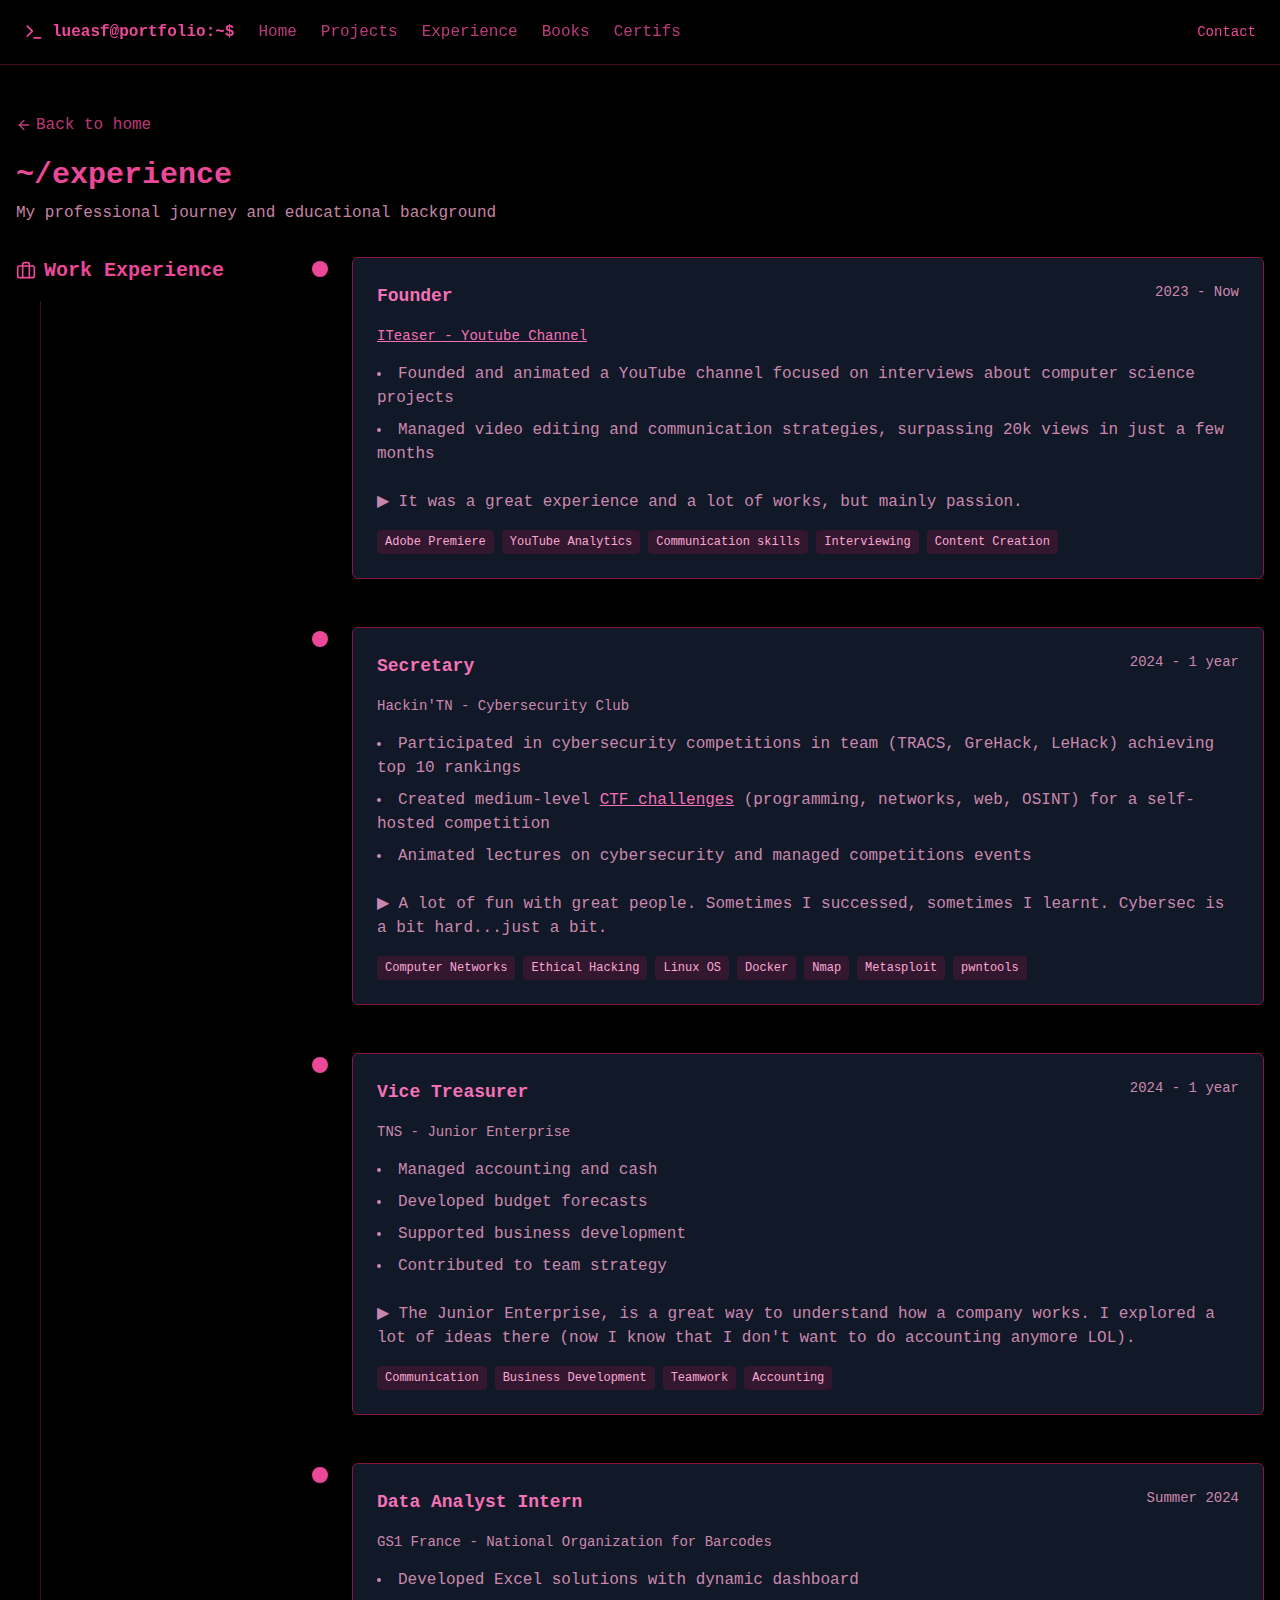
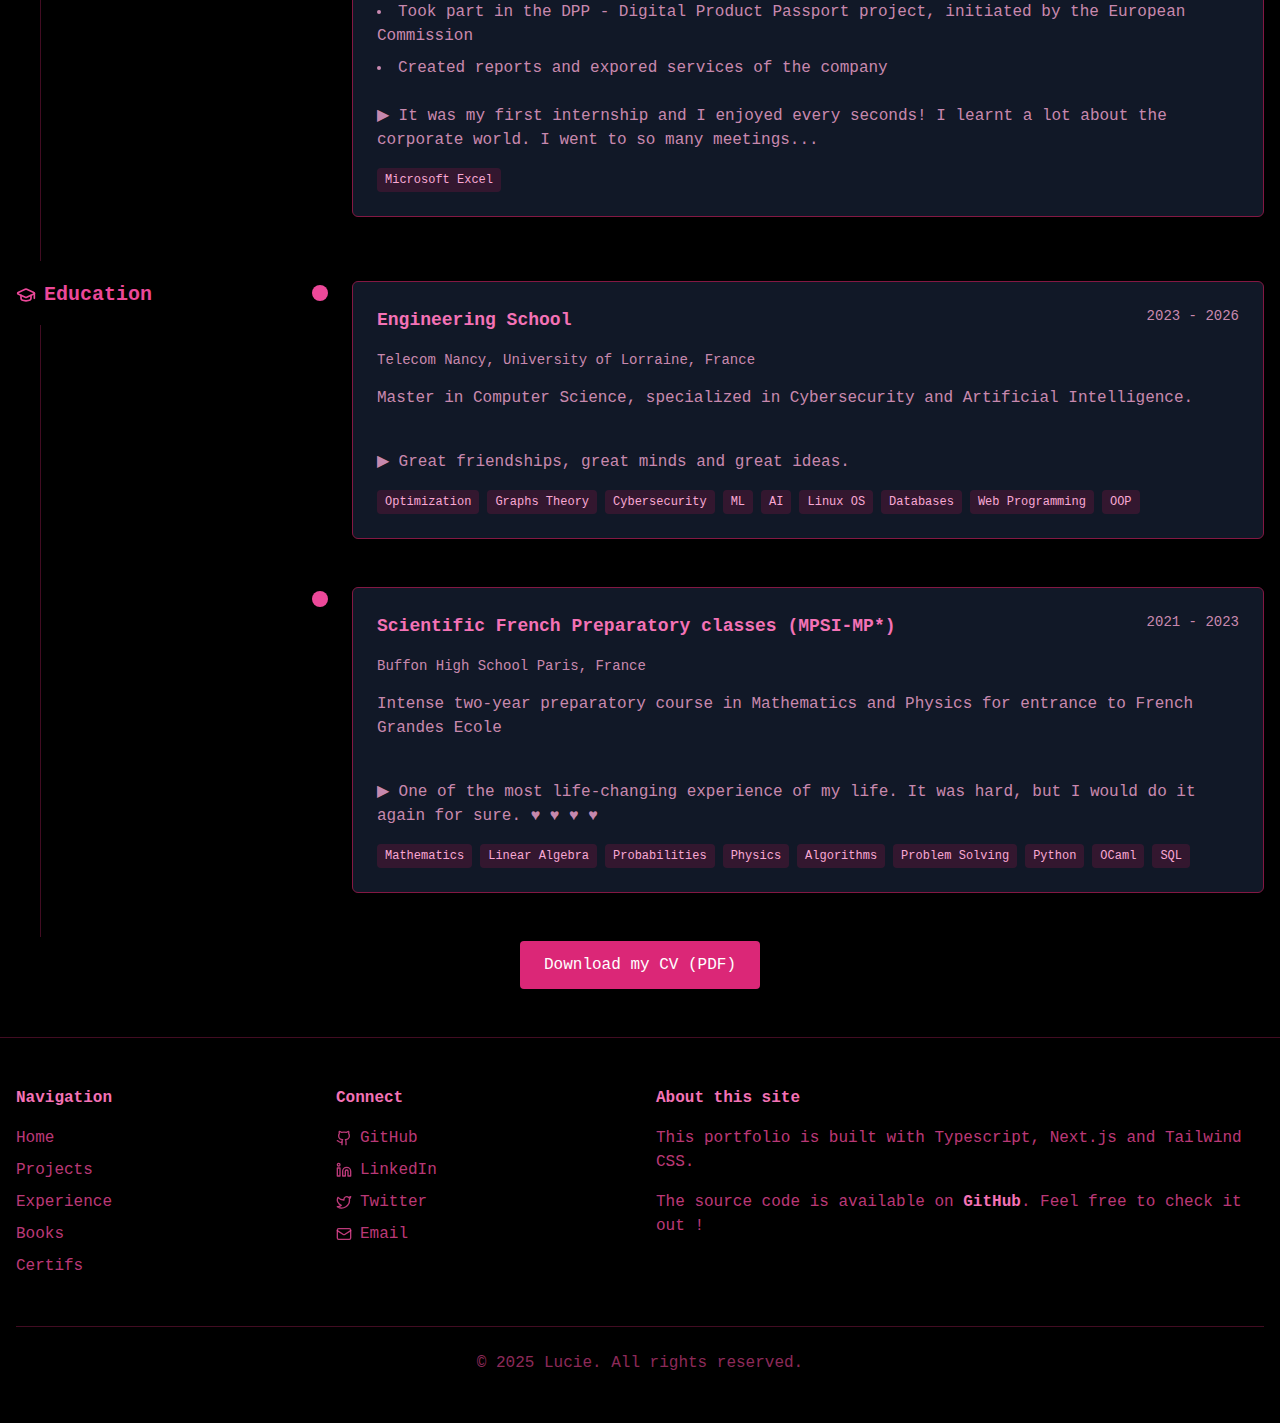
<file: experience.html>
<!DOCTYPE html><html lang="en"><head><meta charSet="utf-8"/><meta name="viewport" content="width=device-width, initial-scale=1"/><link rel="preload" href="/_next/static/media/806de4d605d3ad01-s.p.woff2" as="font" crossorigin="" type="font/woff2"/><link rel="preload" href="/_next/static/media/fc727f226c737876-s.p.woff2" as="font" crossorigin="" type="font/woff2"/><link rel="stylesheet" href="/_next/static/css/b378185b990c5c00.css" data-precedence="next"/><link rel="preload" as="script" fetchPriority="low" href="/_next/static/chunks/webpack-3c656588e1f8dbce.js"/><script src="/_next/static/chunks/11eacf67-d619272b776af2dc.js" async=""></script><script src="/_next/static/chunks/954-5944b54dddb9d8f0.js" async=""></script><script src="/_next/static/chunks/main-app-0f349b3a05334942.js" async=""></script><script src="/_next/static/chunks/583-88bfe27ca8c08060.js" async=""></script><script src="/_next/static/chunks/app/experience/page-0692bc45658d1929.js" async=""></script><meta name="next-size-adjust" content=""/><title>Developer Portfolio</title><meta name="description" content="A minimalist, geeky portfolio showcasing computer science projects"/><meta name="generator" content="v0.dev"/><script src="/_next/static/chunks/polyfills-42372ed130431b0a.js" noModule=""></script></head><body class="__variable_e8b655"><div class="min-h-screen bg-black text-pink-500 font-mono"><header class="sticky top-0 z-40 w-full border-b border-pink-900/50 backdrop-blur-sm bg-black/80"><div class="container flex h-16 items-center px-4 sm:px-6"><a class="flex items-center gap-2 mr-6" href="/"><svg xmlns="http://www.w3.org/2000/svg" width="24" height="24" viewBox="0 0 24 24" fill="none" stroke="currentColor" stroke-width="2" stroke-linecap="round" stroke-linejoin="round" class="lucide lucide-terminal h-5 w-5"><polyline points="4 17 10 11 4 5"></polyline><line x1="12" x2="20" y1="19" y2="19"></line></svg><span class="font-bold">lueasf@portfolio:~$</span></a><nav class="hidden md:flex flex-1 items-center justify-between"><ul class="flex gap-6"><li><a class="text-pink-500/80 hover:text-pink-400 transition-colors" href="/">Home</a></li><li><a class="text-pink-500/80 hover:text-pink-400 transition-colors" href="/projects">Projects</a></li><li><a class="text-pink-500/80 hover:text-pink-400 transition-colors" href="/experience">Experience</a></li><li><a class="text-pink-500/80 hover:text-pink-400 transition-colors" href="/books">Books</a></li><li><a class="text-pink-500/80 hover:text-pink-400 transition-colors" href="/certifs">Certifs</a></li></ul><div><button class="inline-flex items-center justify-center rounded-md text-sm font-medium transition-colors focus:outline-none focus:ring-2 focus:ring-ring focus:ring-offset-2 disabled:opacity-50 disabled:pointer-events-none data-[state=open]:bg-secondary/50 border-pink-500 text-pink-500 hover:bg-pink-950 hover:text-pink-400"><a href="mailto:lucie.correia@telecomnancy.eu">Contact</a></button></div></nav><button class="inline-flex items-center justify-center rounded-md text-sm font-medium transition-colors focus:outline-none focus:ring-2 focus:ring-ring focus:ring-offset-2 disabled:opacity-50 disabled:pointer-events-none data-[state=open]:bg-secondary/50 md:hidden ml-auto border-pink-900" type="button" aria-haspopup="dialog" aria-expanded="false" aria-controls="radix-«Rd7nb»" data-state="closed"><svg xmlns="http://www.w3.org/2000/svg" width="24" height="24" viewBox="0 0 24 24" fill="none" stroke="currentColor" stroke-width="2" stroke-linecap="round" stroke-linejoin="round" class="lucide lucide-menu h-5 w-5"><line x1="4" x2="20" y1="12" y2="12"></line><line x1="4" x2="20" y1="6" y2="6"></line><line x1="4" x2="20" y1="18" y2="18"></line></svg><span class="sr-only">Toggle menu</span></button></div></header><main class="container mx-auto px-4 py-12"><div class="mb-8"><a class="text-pink-500/80 hover:text-pink-400 transition-colors inline-flex items-center gap-1" href="/"><svg xmlns="http://www.w3.org/2000/svg" width="24" height="24" viewBox="0 0 24 24" fill="none" stroke="currentColor" stroke-width="2" stroke-linecap="round" stroke-linejoin="round" class="lucide lucide-arrow-left h-4 w-4"><path d="m12 19-7-7 7-7"></path><path d="M19 12H5"></path></svg> Back to home</a><h1 class="text-3xl font-bold mt-4 mb-2">~/experience</h1><p class="text-pink-300/80 mb-8">My professional journey and educational background</p></div><div class="grid md:grid-cols-[1fr_3fr] gap-8 mb-16"><div><h2 class="text-xl font-bold mb-4 flex items-center gap-2"><svg xmlns="http://www.w3.org/2000/svg" width="24" height="24" viewBox="0 0 24 24" fill="none" stroke="currentColor" stroke-width="2" stroke-linecap="round" stroke-linejoin="round" class="lucide lucide-briefcase h-5 w-5"><path d="M16 20V4a2 2 0 0 0-2-2h-4a2 2 0 0 0-2 2v16"></path><rect width="20" height="14" x="2" y="6" rx="2"></rect></svg> Work Experience</h2><div class="h-full w-px bg-pink-900/50 ml-6 mt-2 hidden md:block"></div></div><div class="space-y-12"><div class="relative"><div class="absolute -left-10 top-1 w-4 h-4 bg-pink-500 rounded-full hidden md:block"></div><div class="bg-gray-900 p-6 rounded-md border border-pink-900"><div class="flex flex-col sm:flex-row sm:justify-between sm:items-start mb-4"><h3 class="text-lg font-bold text-pink-400">Founder</h3><div class="text-pink-300/80 text-sm mt-1 sm:mt-0">2023 - Now</div></div><div class="text-pink-300/80 text-sm mb-4"><a href="https://www.youtube.com/@ITeaser_/featured" target="_blank"><span class="text-pink-400 underline">ITeaser - Youtube Channel</span></a></div><ul class="space-y-2 list-disc list-inside text-pink-300/80"><li>Founded and animated a YouTube channel focused on interviews about computer science projects</li><li>Managed video editing and communication strategies, surpassing 20k views in just a few months</li></ul><br/><p class="text-pink-300/80 mb-4">▶ It was a great experience and a lot of works, but mainly passion.</p><div class="flex flex-wrap gap-2 mt-4"><span class="px-2 py-1 bg-pink-900/30 text-xs rounded text-pink-300">Adobe Premiere</span><span class="px-2 py-1 bg-pink-900/30 text-xs rounded text-pink-300">YouTube Analytics</span><span class="px-2 py-1 bg-pink-900/30 text-xs rounded text-pink-300">Communication skills</span><span class="px-2 py-1 bg-pink-900/30 text-xs rounded text-pink-300">Interviewing</span><span class="px-2 py-1 bg-pink-900/30 text-xs rounded text-pink-300">Content Creation</span></div></div></div><div class="relative"><div class="absolute -left-10 top-1 w-4 h-4 bg-pink-500 rounded-full hidden md:block"></div><div class="bg-gray-900 p-6 rounded-md border border-pink-900"><div class="flex flex-col sm:flex-row sm:justify-between sm:items-start mb-4"><h3 class="text-lg font-bold text-pink-400">Secretary</h3><div class="text-pink-300/80 text-sm mt-1 sm:mt-0">2024 - 1 year</div></div><div class="text-pink-300/80 text-sm mb-4">Hackin&#x27;TN - Cybersecurity Club</div><ul class="space-y-2 list-disc list-inside text-pink-300/80"><li>Participated in cybersecurity competitions in team (TRACS, GreHack, LeHack) achieving top 10 rankings</li><li>Created medium-level <a href="https://github.com/lueasf/CTF-challs" target="_blank"><span class="text-pink-400 underline">CTF challenges</span></a> (programming, networks, web, OSINT) for a self-hosted competition</li><li>Animated lectures on cybersecurity and managed competitions events</li></ul><br/><p class="text-pink-300/80 mb-4">▶ A lot of fun with great people. Sometimes I successed, sometimes I learnt. Cybersec is a bit hard...just a bit.</p><div class="flex flex-wrap gap-2 mt-4"><span class="px-2 py-1 bg-pink-900/30 text-xs rounded text-pink-300">Computer Networks</span><span class="px-2 py-1 bg-pink-900/30 text-xs rounded text-pink-300">Ethical Hacking</span><span class="px-2 py-1 bg-pink-900/30 text-xs rounded text-pink-300">Linux OS</span><span class="px-2 py-1 bg-pink-900/30 text-xs rounded text-pink-300">Docker</span><span class="px-2 py-1 bg-pink-900/30 text-xs rounded text-pink-300">Nmap</span><span class="px-2 py-1 bg-pink-900/30 text-xs rounded text-pink-300">Metasploit</span><span class="px-2 py-1 bg-pink-900/30 text-xs rounded text-pink-300">pwntools</span></div></div></div><div class="relative"><div class="absolute -left-10 top-1 w-4 h-4 bg-pink-500 rounded-full hidden md:block"></div><div class="bg-gray-900 p-6 rounded-md border border-pink-900"><div class="flex flex-col sm:flex-row sm:justify-between sm:items-start mb-4"><h3 class="text-lg font-bold text-pink-400">Vice Treasurer</h3><div class="text-pink-300/80 text-sm mt-1 sm:mt-0">2024 - 1 year</div></div><div class="text-pink-300/80 text-sm mb-4">TNS - Junior Enterprise</div><ul class="space-y-2 list-disc list-inside text-pink-300/80"><li>Managed accounting and cash</li><li>Developed budget forecasts</li><li>Supported business development</li><li>Contributed to team strategy</li></ul><br/><p class="text-pink-300/80 mb-4">▶ The Junior Enterprise, is a great way to understand how a company works. I explored a lot of ideas there (now I know that I don&#x27;t want to do accounting anymore LOL).</p><div class="flex flex-wrap gap-2 mt-4"><span class="px-2 py-1 bg-pink-900/30 text-xs rounded text-pink-300">Communication</span><span class="px-2 py-1 bg-pink-900/30 text-xs rounded text-pink-300">Business Development</span><span class="px-2 py-1 bg-pink-900/30 text-xs rounded text-pink-300">Teamwork</span><span class="px-2 py-1 bg-pink-900/30 text-xs rounded text-pink-300">Accounting</span></div></div></div><div class="relative"><div class="absolute -left-10 top-1 w-4 h-4 bg-pink-500 rounded-full hidden md:block"></div><div class="bg-gray-900 p-6 rounded-md border border-pink-900"><div class="flex flex-col sm:flex-row sm:justify-between sm:items-start mb-4"><h3 class="text-lg font-bold text-pink-400">Data Analyst Intern</h3><div class="text-pink-300/80 text-sm mt-1 sm:mt-0">Summer 2024</div></div><div class="text-pink-300/80 text-sm mb-4">GS1 France - National Organization for Barcodes </div><ul class="space-y-2 list-disc list-inside text-pink-300/80"><li>Developed Excel solutions with dynamic dashboard</li><li>Took part in the DPP - Digital Product Passport project, initiated by the European Commission</li><li>Created reports and expored services of the company</li></ul><br/><p class="text-pink-300/80 mb-4">▶ It was my first internship and I enjoyed every seconds! I learnt a lot about the corporate world. I went to so many meetings...</p><div class="flex flex-wrap gap-2 mt-4"><span class="px-2 py-1 bg-pink-900/30 text-xs rounded text-pink-300">Microsoft Excel</span></div></div></div></div></div><div class="grid md:grid-cols-[1fr_3fr] gap-8"><div><h2 class="text-xl font-bold mb-4 flex items-center gap-2"><svg xmlns="http://www.w3.org/2000/svg" width="24" height="24" viewBox="0 0 24 24" fill="none" stroke="currentColor" stroke-width="2" stroke-linecap="round" stroke-linejoin="round" class="lucide lucide-graduation-cap h-5 w-5"><path d="M21.42 10.922a1 1 0 0 0-.019-1.838L12.83 5.18a2 2 0 0 0-1.66 0L2.6 9.08a1 1 0 0 0 0 1.832l8.57 3.908a2 2 0 0 0 1.66 0z"></path><path d="M22 10v6"></path><path d="M6 12.5V16a6 3 0 0 0 12 0v-3.5"></path></svg> Education</h2><div class="h-full w-px bg-pink-900/50 ml-6 mt-2 hidden md:block"></div></div><div class="space-y-12"><div class="relative"><div class="absolute -left-10 top-1 w-4 h-4 bg-pink-500 rounded-full hidden md:block"></div><div class="bg-gray-900 p-6 rounded-md border border-pink-900"><div class="flex flex-col sm:flex-row sm:justify-between sm:items-start mb-4"><h3 class="text-lg font-bold text-pink-400">Engineering School</h3><div class="text-pink-300/80 text-sm mt-1 sm:mt-0">2023 - 2026</div></div><div class="text-pink-300/80 text-sm mb-4">Telecom Nancy, University of Lorraine, France</div><p class="text-pink-300/80 mb-4">Master in Computer Science, specialized in Cybersecurity and Artificial Intelligence.</p><br/><p class="text-pink-300/80 mb-4">▶ Great friendships, great minds and great ideas.</p><div class="flex flex-wrap gap-2 mt-4"><span class="px-2 py-1 bg-pink-900/30 text-xs rounded text-pink-300">Optimization</span><span class="px-2 py-1 bg-pink-900/30 text-xs rounded text-pink-300">Graphs Theory</span><span class="px-2 py-1 bg-pink-900/30 text-xs rounded text-pink-300">Cybersecurity</span><span class="px-2 py-1 bg-pink-900/30 text-xs rounded text-pink-300">ML</span><span class="px-2 py-1 bg-pink-900/30 text-xs rounded text-pink-300">AI</span><span class="px-2 py-1 bg-pink-900/30 text-xs rounded text-pink-300">Linux OS</span><span class="px-2 py-1 bg-pink-900/30 text-xs rounded text-pink-300">Databases</span><span class="px-2 py-1 bg-pink-900/30 text-xs rounded text-pink-300">Web Programming</span><span class="px-2 py-1 bg-pink-900/30 text-xs rounded text-pink-300">OOP</span></div></div></div><div class="relative"><div class="absolute -left-10 top-1 w-4 h-4 bg-pink-500 rounded-full hidden md:block"></div><div class="bg-gray-900 p-6 rounded-md border border-pink-900"><div class="flex flex-col sm:flex-row sm:justify-between sm:items-start mb-4"><h3 class="text-lg font-bold text-pink-400">Scientific French Preparatory classes (MPSI-MP*) </h3><div class="text-pink-300/80 text-sm mt-1 sm:mt-0">2021 - 2023</div></div><div class="text-pink-300/80 text-sm mb-4">Buffon High School Paris, France</div><p class="text-pink-300/80 mb-4">Intense two-year preparatory course in Mathematics and Physics for entrance to French Grandes Ecole</p><br/><p class="text-pink-300/80 mb-4">▶ One of the most life-changing experience of my life. It was hard, but I would do it again for sure. ♥︎ ♥︎ ♥︎ ♥︎</p><div class="flex flex-wrap gap-2 mt-4"><span class="px-2 py-1 bg-pink-900/30 text-xs rounded text-pink-300">Mathematics</span><span class="px-2 py-1 bg-pink-900/30 text-xs rounded text-pink-300">Linear Algebra</span><span class="px-2 py-1 bg-pink-900/30 text-xs rounded text-pink-300">Probabilities</span><span class="px-2 py-1 bg-pink-900/30 text-xs rounded text-pink-300">Physics</span><span class="px-2 py-1 bg-pink-900/30 text-xs rounded text-pink-300">Algorithms</span><span class="px-2 py-1 bg-pink-900/30 text-xs rounded text-pink-300">Problem Solving</span><span class="px-2 py-1 bg-pink-900/30 text-xs rounded text-pink-300">Python</span><span class="px-2 py-1 bg-pink-900/30 text-xs rounded text-pink-300">OCaml</span><span class="px-2 py-1 bg-pink-900/30 text-xs rounded text-pink-300">SQL</span></div></div></div></div></div><div class="flex justify-center mt-12"><a href="/cv.pdf" download="" class="inline-flex items-center px-6 py-3 bg-pink-600 text-white rounded hover:bg-pink-950 transition-colors">Download my CV (PDF)</a></div></main><footer class="border-t border-pink-900/50 py-12 bg-black"><div class="container mx-auto px-4"><div class="grid grid-cols-1 md:grid-cols-4 gap-8"><div><h3 class="text-pink-400 font-bold mb-4">Navigation</h3><ul class="space-y-2"><li><a class="text-pink-500/80 hover:text-pink-400 transition-colors" href="/">Home</a></li><li><a class="text-pink-500/80 hover:text-pink-400 transition-colors" href="/projects">Projects</a></li><li><a class="text-pink-500/80 hover:text-pink-400 transition-colors" href="/experience">Experience</a></li><li><a class="text-pink-500/80 hover:text-pink-400 transition-colors" href="/books">Books</a></li><li><a class="text-pink-500/80 hover:text-pink-400 transition-colors" href="/certifs">Certifs</a></li></ul></div><div><h3 class="text-pink-400 font-bold mb-4">Connect</h3><ul class="space-y-2"><li><a href="https://github.com/lueasf" target="_blank" rel="noopener noreferrer" class="flex items-center gap-2 text-pink-500/80 hover:text-pink-400 transition-colors"><svg xmlns="http://www.w3.org/2000/svg" width="24" height="24" viewBox="0 0 24 24" fill="none" stroke="currentColor" stroke-width="2" stroke-linecap="round" stroke-linejoin="round" class="lucide lucide-github h-4 w-4"><path d="M15 22v-4a4.8 4.8 0 0 0-1-3.5c3 0 6-2 6-5.5.08-1.25-.27-2.48-1-3.5.28-1.15.28-2.35 0-3.5 0 0-1 0-3 1.5-2.64-.5-5.36-.5-8 0C6 2 5 2 5 2c-.3 1.15-.3 2.35 0 3.5A5.403 5.403 0 0 0 4 9c0 3.5 3 5.5 6 5.5-.39.49-.68 1.05-.85 1.65-.17.6-.22 1.23-.15 1.85v4"></path><path d="M9 18c-4.51 2-5-2-7-2"></path></svg>GitHub</a></li><li><a href="https://www.linkedin.com/in/lucie-correia-89943a183/" target="_blank" rel="noopener noreferrer" class="flex items-center gap-2 text-pink-500/80 hover:text-pink-400 transition-colors"><svg xmlns="http://www.w3.org/2000/svg" width="24" height="24" viewBox="0 0 24 24" fill="none" stroke="currentColor" stroke-width="2" stroke-linecap="round" stroke-linejoin="round" class="lucide lucide-linkedin h-4 w-4"><path d="M16 8a6 6 0 0 1 6 6v7h-4v-7a2 2 0 0 0-2-2 2 2 0 0 0-2 2v7h-4v-7a6 6 0 0 1 6-6z"></path><rect width="4" height="12" x="2" y="9"></rect><circle cx="4" cy="4" r="2"></circle></svg>LinkedIn</a></li><li><a href="https://x.com/lueasf" target="_blank" rel="noopener noreferrer" class="flex items-center gap-2 text-pink-500/80 hover:text-pink-400 transition-colors"><svg xmlns="http://www.w3.org/2000/svg" width="24" height="24" viewBox="0 0 24 24" fill="none" stroke="currentColor" stroke-width="2" stroke-linecap="round" stroke-linejoin="round" class="lucide lucide-twitter h-4 w-4"><path d="M22 4s-.7 2.1-2 3.4c1.6 10-9.4 17.3-18 11.6 2.2.1 4.4-.6 6-2C3 15.5.5 9.6 3 5c2.2 2.6 5.6 4.1 9 4-.9-4.2 4-6.6 7-3.8 1.1 0 3-1.2 3-1.2z"></path></svg>Twitter</a></li><li><a href="mailto:lucie.correia@telecomnancy.eu" class="flex items-center gap-2 text-pink-500/80 hover:text-pink-400 transition-colors"><svg xmlns="http://www.w3.org/2000/svg" width="24" height="24" viewBox="0 0 24 24" fill="none" stroke="currentColor" stroke-width="2" stroke-linecap="round" stroke-linejoin="round" class="lucide lucide-mail h-4 w-4"><rect width="20" height="16" x="2" y="4" rx="2"></rect><path d="m22 7-8.97 5.7a1.94 1.94 0 0 1-2.06 0L2 7"></path></svg>Email</a></li></ul></div><div class="md:col-span-2"><h3 class="text-pink-400 font-bold mb-4">About this site</h3><p class="text-pink-500/80 mb-4">This portfolio is built with Typescript, Next.js and Tailwind CSS.</p><p class="text-pink-500/80">The source code is available on<!-- --> <a href="https://github.com/lueasf/lueasf.github.io" target="_blank" rel="noopener noreferrer" class="text-pink-500/80 hover:text-pink-400 transition-colors"><span class="text-pink-400 font-bold">GitHub</span></a>. Feel free to check it out !</p></div></div><div class="mt-12 pt-6 border-t border-pink-900/50 text-center text-pink-500/60"><p>© <!-- -->2025<!-- --> Lucie. All rights reserved.</p></div></div></footer></div><script src="/_next/static/chunks/webpack-3c656588e1f8dbce.js" async=""></script><script>(self.__next_f=self.__next_f||[]).push([0])</script><script>self.__next_f.push([1,"1:\"$Sreact.fragment\"\n2:I[1063,[],\"\"]\n3:I[1483,[],\"\"]\n4:I[4248,[\"583\",\"static/chunks/583-88bfe27ca8c08060.js\",\"127\",\"static/chunks/app/experience/page-0692bc45658d1929.js\"],\"default\"]\n5:I[7950,[\"583\",\"static/chunks/583-88bfe27ca8c08060.js\",\"127\",\"static/chunks/app/experience/page-0692bc45658d1929.js\"],\"\"]\n6:I[5125,[],\"OutletBoundary\"]\n9:I[5125,[],\"ViewportBoundary\"]\nb:I[5125,[],\"MetadataBoundary\"]\nd:I[1954,[],\"\"]\n:HL[\"/_next/static/media/806de4d605d3ad01-s.p.woff2\",\"font\",{\"crossOrigin\":\"\",\"type\":\"font/woff2\"}]\n:HL[\"/_next/static/media/fc727f226c737876-s.p.woff2\",\"font\",{\"crossOrigin\":\"\",\"type\":\"font/woff2\"}]\n:HL[\"/_next/static/css/b378185b990c5c00.css\",\"style\"]\n"])</script><script>self.__next_f.push([1,"0:{\"P\":null,\"b\":\"uaSs71G9u5WtRB0XLG7xK\",\"p\":\"\",\"c\":[\"\",\"experience\"],\"i\":false,\"f\":[[[\"\",{\"children\":[\"experience\",{\"children\":[\"__PAGE__\",{}]}]},\"$undefined\",\"$undefined\",true],[\"\",[\"$\",\"$1\",\"c\",{\"children\":[[[\"$\",\"link\",\"0\",{\"rel\":\"stylesheet\",\"href\":\"/_next/static/css/b378185b990c5c00.css\",\"precedence\":\"next\",\"crossOrigin\":\"$undefined\",\"nonce\":\"$undefined\"}]],[\"$\",\"html\",null,{\"lang\":\"en\",\"children\":[\"$\",\"body\",null,{\"className\":\"__variable_e8b655\",\"children\":[\"$\",\"$L2\",null,{\"parallelRouterKey\":\"children\",\"error\":\"$undefined\",\"errorStyles\":\"$undefined\",\"errorScripts\":\"$undefined\",\"template\":[\"$\",\"$L3\",null,{}],\"templateStyles\":\"$undefined\",\"templateScripts\":\"$undefined\",\"notFound\":[[[\"$\",\"title\",null,{\"children\":\"404: This page could not be found.\"}],[\"$\",\"div\",null,{\"style\":{\"fontFamily\":\"system-ui,\\\"Segoe UI\\\",Roboto,Helvetica,Arial,sans-serif,\\\"Apple Color Emoji\\\",\\\"Segoe UI Emoji\\\"\",\"height\":\"100vh\",\"textAlign\":\"center\",\"display\":\"flex\",\"flexDirection\":\"column\",\"alignItems\":\"center\",\"justifyContent\":\"center\"},\"children\":[\"$\",\"div\",null,{\"children\":[[\"$\",\"style\",null,{\"dangerouslySetInnerHTML\":{\"__html\":\"body{color:#000;background:#fff;margin:0}.next-error-h1{border-right:1px solid rgba(0,0,0,.3)}@media (prefers-color-scheme:dark){body{color:#fff;background:#000}.next-error-h1{border-right:1px solid rgba(255,255,255,.3)}}\"}}],[\"$\",\"h1\",null,{\"className\":\"next-error-h1\",\"style\":{\"display\":\"inline-block\",\"margin\":\"0 20px 0 0\",\"padding\":\"0 23px 0 0\",\"fontSize\":24,\"fontWeight\":500,\"verticalAlign\":\"top\",\"lineHeight\":\"49px\"},\"children\":404}],[\"$\",\"div\",null,{\"style\":{\"display\":\"inline-block\"},\"children\":[\"$\",\"h2\",null,{\"style\":{\"fontSize\":14,\"fontWeight\":400,\"lineHeight\":\"49px\",\"margin\":0},\"children\":\"This page could not be found.\"}]}]]}]}]],[]],\"forbidden\":\"$undefined\",\"unauthorized\":\"$undefined\"}]}]}]]}],{\"children\":[\"experience\",[\"$\",\"$1\",\"c\",{\"children\":[null,[\"$\",\"$L2\",null,{\"parallelRouterKey\":\"children\",\"error\":\"$undefined\",\"errorStyles\":\"$undefined\",\"errorScripts\":\"$undefined\",\"template\":[\"$\",\"$L3\",null,{}],\"templateStyles\":\"$undefined\",\"templateScripts\":\"$undefined\",\"notFound\":\"$undefined\",\"forbidden\":\"$undefined\",\"unauthorized\":\"$undefined\"}]]}],{\"children\":[\"__PAGE__\",[\"$\",\"$1\",\"c\",{\"children\":[[\"$\",\"div\",null,{\"className\":\"min-h-screen bg-black text-pink-500 font-mono\",\"children\":[[\"$\",\"$L4\",null,{}],[\"$\",\"main\",null,{\"className\":\"container mx-auto px-4 py-12\",\"children\":[[\"$\",\"div\",null,{\"className\":\"mb-8\",\"children\":[[\"$\",\"$L5\",null,{\"href\":\"/\",\"className\":\"text-pink-500/80 hover:text-pink-400 transition-colors inline-flex items-center gap-1\",\"children\":[[\"$\",\"svg\",null,{\"ref\":\"$undefined\",\"xmlns\":\"http://www.w3.org/2000/svg\",\"width\":24,\"height\":24,\"viewBox\":\"0 0 24 24\",\"fill\":\"none\",\"stroke\":\"currentColor\",\"strokeWidth\":2,\"strokeLinecap\":\"round\",\"strokeLinejoin\":\"round\",\"className\":\"lucide lucide-arrow-left h-4 w-4\",\"children\":[[\"$\",\"path\",\"1l729n\",{\"d\":\"m12 19-7-7 7-7\"}],[\"$\",\"path\",\"x3x0zl\",{\"d\":\"M19 12H5\"}],\"$undefined\"]}],\" Back to home\"]}],[\"$\",\"h1\",null,{\"className\":\"text-3xl font-bold mt-4 mb-2\",\"children\":\"~/experience\"}],[\"$\",\"p\",null,{\"className\":\"text-pink-300/80 mb-8\",\"children\":\"My professional journey and educational background\"}]]}],[\"$\",\"div\",null,{\"className\":\"grid md:grid-cols-[1fr_3fr] gap-8 mb-16\",\"children\":[[\"$\",\"div\",null,{\"children\":[[\"$\",\"h2\",null,{\"className\":\"text-xl font-bold mb-4 flex items-center gap-2\",\"children\":[[\"$\",\"svg\",null,{\"ref\":\"$undefined\",\"xmlns\":\"http://www.w3.org/2000/svg\",\"width\":24,\"height\":24,\"viewBox\":\"0 0 24 24\",\"fill\":\"none\",\"stroke\":\"currentColor\",\"strokeWidth\":2,\"strokeLinecap\":\"round\",\"strokeLinejoin\":\"round\",\"className\":\"lucide lucide-briefcase h-5 w-5\",\"children\":[[\"$\",\"path\",\"jecpp\",{\"d\":\"M16 20V4a2 2 0 0 0-2-2h-4a2 2 0 0 0-2 2v16\"}],[\"$\",\"rect\",\"i6l2r4\",{\"width\":\"20\",\"height\":\"14\",\"x\":\"2\",\"y\":\"6\",\"rx\":\"2\"}],\"$undefined\"]}],\" Work Experience\"]}],[\"$\",\"div\",null,{\"className\":\"h-full w-px bg-pink-900/50 ml-6 mt-2 hidden md:block\"}]]}],[\"$\",\"div\",null,{\"className\":\"space-y-12\",\"children\":[[\"$\",\"div\",null,{\"className\":\"relative\",\"children\":[[\"$\",\"div\",null,{\"className\":\"absolute -left-10 top-1 w-4 h-4 bg-pink-500 rounded-full hidden md:block\"}],[\"$\",\"div\",null,{\"className\":\"bg-gray-900 p-6 rounded-md border border-pink-900\",\"children\":[[\"$\",\"div\",null,{\"className\":\"flex flex-col sm:flex-row sm:justify-between sm:items-start mb-4\",\"children\":[[\"$\",\"h3\",null,{\"className\":\"text-lg font-bold text-pink-400\",\"children\":\"Founder\"}],[\"$\",\"div\",null,{\"className\":\"text-pink-300/80 text-sm mt-1 sm:mt-0\",\"children\":\"2023 - Now\"}]]}],[\"$\",\"div\",null,{\"className\":\"text-pink-300/80 text-sm mb-4\",\"children\":[\"$\",\"a\",null,{\"href\":\"https://www.youtube.com/@ITeaser_/featured\",\"target\":\"_blank\",\"children\":[\"$\",\"span\",null,{\"className\":\"text-pink-400 underline\",\"children\":\"ITeaser - Youtube Channel\"}]}]}],[\"$\",\"ul\",null,{\"className\":\"space-y-2 list-disc list-inside text-pink-300/80\",\"children\":[[\"$\",\"li\",null,{\"children\":\"Founded and animated a YouTube channel focused on interviews about computer science projects\"}],[\"$\",\"li\",null,{\"children\":\"Managed video editing and communication strategies, surpassing 20k views in just a few months\"}]]}],[\"$\",\"br\",null,{}],[\"$\",\"p\",null,{\"className\":\"text-pink-300/80 mb-4\",\"children\":\"▶ It was a great experience and a lot of works, but mainly passion.\"}],[\"$\",\"div\",null,{\"className\":\"flex flex-wrap gap-2 mt-4\",\"children\":[[\"$\",\"span\",\"Adobe Premiere\",{\"className\":\"px-2 py-1 bg-pink-900/30 text-xs rounded text-pink-300\",\"children\":\"Adobe Premiere\"}],[\"$\",\"span\",\"YouTube Analytics\",{\"className\":\"px-2 py-1 bg-pink-900/30 text-xs rounded text-pink-300\",\"children\":\"YouTube Analytics\"}],[\"$\",\"span\",\"Communication skills\",{\"className\":\"px-2 py-1 bg-pink-900/30 text-xs rounded text-pink-300\",\"children\":\"Communication skills\"}],[\"$\",\"span\",\"Interviewing\",{\"className\":\"px-2 py-1 bg-pink-900/30 text-xs rounded text-pink-300\",\"children\":\"Interviewing\"}],[\"$\",\"span\",\"Content Creation\",{\"className\":\"px-2 py-1 bg-pink-900/30 text-xs rounded text-pink-300\",\"children\":\"Content Creation\"}]]}]]}]]}],[\"$\",\"div\",null,{\"className\":\"relative\",\"children\":[[\"$\",\"div\",null,{\"className\":\"absolute -left-10 top-1 w-4 h-4 bg-pink-500 rounded-full hidden md:block\"}],[\"$\",\"div\",null,{\"className\":\"bg-gray-900 p-6 rounded-md border border-pink-900\",\"children\":[[\"$\",\"div\",null,{\"className\":\"flex flex-col sm:flex-row sm:justify-between sm:items-start mb-4\",\"children\":[[\"$\",\"h3\",null,{\"className\":\"text-lg font-bold text-pink-400\",\"children\":\"Secretary\"}],[\"$\",\"div\",null,{\"className\":\"text-pink-300/80 text-sm mt-1 sm:mt-0\",\"children\":\"2024 - 1 year\"}]]}],[\"$\",\"div\",null,{\"className\":\"text-pink-300/80 text-sm mb-4\",\"children\":\"Hackin'TN - Cybersecurity Club\"}],[\"$\",\"ul\",null,{\"className\":\"space-y-2 list-disc list-inside text-pink-300/80\",\"children\":[[\"$\",\"li\",null,{\"children\":\"Participated in cybersecurity competitions in team (TRACS, GreHack, LeHack) achieving top 10 rankings\"}],[\"$\",\"li\",null,{\"children\":[\"Created medium-level \",[\"$\",\"a\",null,{\"href\":\"https://github.com/lueasf/CTF-challs\",\"target\":\"_blank\",\"children\":[\"$\",\"span\",null,{\"className\":\"text-pink-400 underline\",\"children\":\"CTF challenges\"}]}],\" (programming, networks, web, OSINT) for a self-hosted competition\"]}],[\"$\",\"li\",null,{\"children\":\"Animated lectures on cybersecurity and managed competitions events\"}]]}],[\"$\",\"br\",null,{}],[\"$\",\"p\",null,{\"className\":\"text-pink-300/80 mb-4\",\"children\":\"▶ A lot of fun with great people. Sometimes I successed, sometimes I learnt. Cybersec is a bit hard...just a bit.\"}],[\"$\",\"div\",null,{\"className\":\"flex flex-wrap gap-2 mt-4\",\"children\":[[\"$\",\"span\",\"Computer Networks\",{\"className\":\"px-2 py-1 bg-pink-900/30 text-xs rounded text-pink-300\",\"children\":\"Computer Networks\"}],[\"$\",\"span\",\"Ethical Hacking\",{\"className\":\"px-2 py-1 bg-pink-900/30 text-xs rounded text-pink-300\",\"children\":\"Ethical Hacking\"}],[\"$\",\"span\",\"Linux OS\",{\"className\":\"px-2 py-1 bg-pink-900/30 text-xs rounded text-pink-300\",\"children\":\"Linux OS\"}],[\"$\",\"span\",\"Docker\",{\"className\":\"px-2 py-1 bg-pink-900/30 text-xs rounded text-pink-300\",\"children\":\"Docker\"}],[\"$\",\"span\",\"Nmap\",{\"className\":\"px-2 py-1 bg-pink-900/30 text-xs rounded text-pink-300\",\"children\":\"Nmap\"}],[\"$\",\"span\",\"Metasploit\",{\"className\":\"px-2 py-1 bg-pink-900/30 text-xs rounded text-pink-300\",\"children\":\"Metasploit\"}],[\"$\",\"span\",\"pwntools\",{\"className\":\"px-2 py-1 bg-pink-900/30 text-xs rounded text-pink-300\",\"children\":\"pwntools\"}]]}]]}]]}],[\"$\",\"div\",null,{\"className\":\"relative\",\"children\":[[\"$\",\"div\",null,{\"className\":\"absolute -left-10 top-1 w-4 h-4 bg-pink-500 rounded-full hidden md:block\"}],[\"$\",\"div\",null,{\"className\":\"bg-gray-900 p-6 rounded-md border border-pink-900\",\"children\":[[\"$\",\"div\",null,{\"className\":\"flex flex-col sm:flex-row sm:justify-between sm:items-start mb-4\",\"children\":[[\"$\",\"h3\",null,{\"className\":\"text-lg font-bold text-pink-400\",\"children\":\"Vice Treasurer\"}],[\"$\",\"div\",null,{\"className\":\"text-pink-300/80 text-sm mt-1 sm:mt-0\",\"children\":\"2024 - 1 year\"}]]}],[\"$\",\"div\",null,{\"className\":\"text-pink-300/80 text-sm mb-4\",\"children\":\"TNS - Junior Enterprise\"}],[\"$\",\"ul\",null,{\"className\":\"space-y-2 list-disc list-inside text-pink-300/80\",\"children\":[[\"$\",\"li\",null,{\"children\":\"Managed accounting and cash\"}],[\"$\",\"li\",null,{\"children\":\"Developed budget forecasts\"}],[\"$\",\"li\",null,{\"children\":\"Supported business development\"}],[\"$\",\"li\",null,{\"children\":\"Contributed to team strategy\"}]]}],[\"$\",\"br\",null,{}],[\"$\",\"p\",null,{\"className\":\"text-pink-300/80 mb-4\",\"children\":\"▶ The Junior Enterprise, is a great way to understand how a company works. I explored a lot of ideas there (now I know that I don't want to do accounting anymore LOL).\"}],[\"$\",\"div\",null,{\"className\":\"flex flex-wrap gap-2 mt-4\",\"children\":[[\"$\",\"span\",\"Communication\",{\"className\":\"px-2 py-1 bg-pink-900/30 text-xs rounded text-pink-300\",\"children\":\"Communication\"}],[\"$\",\"span\",\"Business Development\",{\"className\":\"px-2 py-1 bg-pink-900/30 text-xs rounded text-pink-300\",\"children\":\"Business Development\"}],[\"$\",\"span\",\"Teamwork\",{\"className\":\"px-2 py-1 bg-pink-900/30 text-xs rounded text-pink-300\",\"children\":\"Teamwork\"}],[\"$\",\"span\",\"Accounting\",{\"className\":\"px-2 py-1 bg-pink-900/30 text-xs rounded text-pink-300\",\"children\":\"Accounting\"}]]}]]}]]}],[\"$\",\"div\",null,{\"className\":\"relative\",\"children\":[[\"$\",\"div\",null,{\"className\":\"absolute -left-10 top-1 w-4 h-4 bg-pink-500 rounded-full hidden md:block\"}],[\"$\",\"div\",null,{\"className\":\"bg-gray-900 p-6 rounded-md border border-pink-900\",\"children\":[[\"$\",\"div\",null,{\"className\":\"flex flex-col sm:flex-row sm:justify-between sm:items-start mb-4\",\"children\":[[\"$\",\"h3\",null,{\"className\":\"text-lg font-bold text-pink-400\",\"children\":\"Data Analyst Intern\"}],[\"$\",\"div\",null,{\"className\":\"text-pink-300/80 text-sm mt-1 sm:mt-0\",\"children\":\"Summer 2024\"}]]}],[\"$\",\"div\",null,{\"className\":\"text-pink-300/80 text-sm mb-4\",\"children\":\"GS1 France - National Organization for Barcodes \"}],[\"$\",\"ul\",null,{\"className\":\"space-y-2 list-disc list-inside text-pink-300/80\",\"children\":[[\"$\",\"li\",null,{\"children\":\"Developed Excel solutions with dynamic dashboard\"}],[\"$\",\"li\",null,{\"children\":\"Took part in the DPP - Digital Product Passport project, initiated by the European Commission\"}],[\"$\",\"li\",null,{\"children\":\"Created reports and expored services of the company\"}]]}],[\"$\",\"br\",null,{}],[\"$\",\"p\",null,{\"className\":\"text-pink-300/80 mb-4\",\"children\":\"▶ It was my first internship and I enjoyed every seconds! I learnt a lot about the corporate world. I went to so many meetings...\"}],[\"$\",\"div\",null,{\"className\":\"flex flex-wrap gap-2 mt-4\",\"children\":[[\"$\",\"span\",\"Microsoft Excel\",{\"className\":\"px-2 py-1 bg-pink-900/30 text-xs rounded text-pink-300\",\"children\":\"Microsoft Excel\"}]]}]]}]]}]]}]]}],[\"$\",\"div\",null,{\"className\":\"grid md:grid-cols-[1fr_3fr] gap-8\",\"children\":[[\"$\",\"div\",null,{\"children\":[[\"$\",\"h2\",null,{\"className\":\"text-xl font-bold mb-4 flex items-center gap-2\",\"children\":[[\"$\",\"svg\",null,{\"ref\":\"$undefined\",\"xmlns\":\"http://www.w3.org/2000/svg\",\"width\":24,\"height\":24,\"viewBox\":\"0 0 24 24\",\"fill\":\"none\",\"stroke\":\"currentColor\",\"strokeWidth\":2,\"strokeLinecap\":\"round\",\"strokeLinejoin\":\"round\",\"className\":\"lucide lucide-graduation-cap h-5 w-5\",\"children\":[[\"$\",\"path\",\"j76jl0\",{\"d\":\"M21.42 10.922a1 1 0 0 0-.019-1.838L12.83 5.18a2 2 0 0 0-1.66 0L2.6 9.08a1 1 0 0 0 0 1.832l8.57 3.908a2 2 0 0 0 1.66 0z\"}],[\"$\",\"path\",\"1lu8f3\",{\"d\":\"M22 10v6\"}],[\"$\",\"path\",\"1r8lef\",{\"d\":\"M6 12.5V16a6 3 0 0 0 12 0v-3.5\"}],\"$undefined\"]}],\" Education\"]}],[\"$\",\"div\",null,{\"className\":\"h-full w-px bg-pink-900/50 ml-6 mt-2 hidden md:block\"}]]}],[\"$\",\"div\",null,{\"className\":\"space-y-12\",\"children\":[[\"$\",\"div\",null,{\"className\":\"relative\",\"children\":[[\"$\",\"div\",null,{\"className\":\"absolute -left-10 top-1 w-4 h-4 bg-pink-500 rounded-full hidden md:block\"}],[\"$\",\"div\",null,{\"className\":\"bg-gray-900 p-6 rounded-md border border-pink-900\",\"children\":[[\"$\",\"div\",null,{\"className\":\"flex flex-col sm:flex-row sm:justify-between sm:items-start mb-4\",\"children\":[[\"$\",\"h3\",null,{\"className\":\"text-lg font-bold text-pink-400\",\"children\":\"Engineering School\"}],[\"$\",\"div\",null,{\"className\":\"text-pink-300/80 text-sm mt-1 sm:mt-0\",\"children\":\"2023 - 2026\"}]]}],[\"$\",\"div\",null,{\"className\":\"text-pink-300/80 text-sm mb-4\",\"children\":\"Telecom Nancy, University of Lorraine, France\"}],[\"$\",\"p\",null,{\"className\":\"text-pink-300/80 mb-4\",\"children\":\"Master in Computer Science, specialized in Cybersecurity and Artificial Intelligence.\"}],[\"$\",\"br\",null,{}],[\"$\",\"p\",null,{\"className\":\"text-pink-300/80 mb-4\",\"children\":\"▶ Great friendships, great minds and great ideas.\"}],[\"$\",\"div\",null,{\"className\":\"flex flex-wrap gap-2 mt-4\",\"children\":[[\"$\",\"span\",\"Optimization\",{\"className\":\"px-2 py-1 bg-pink-900/30 text-xs rounded text-pink-300\",\"children\":\"Optimization\"}],[\"$\",\"span\",\"Graphs Theory\",{\"className\":\"px-2 py-1 bg-pink-900/30 text-xs rounded text-pink-300\",\"children\":\"Graphs Theory\"}],[\"$\",\"span\",\"Cybersecurity\",{\"className\":\"px-2 py-1 bg-pink-900/30 text-xs rounded text-pink-300\",\"children\":\"Cybersecurity\"}],[\"$\",\"span\",\"ML\",{\"className\":\"px-2 py-1 bg-pink-900/30 text-xs rounded text-pink-300\",\"children\":\"ML\"}],[\"$\",\"span\",\"AI\",{\"className\":\"px-2 py-1 bg-pink-900/30 text-xs rounded text-pink-300\",\"children\":\"AI\"}],[\"$\",\"span\",\"Linux OS\",{\"className\":\"px-2 py-1 bg-pink-900/30 text-xs rounded text-pink-300\",\"children\":\"Linux OS\"}],[\"$\",\"span\",\"Databases\",{\"className\":\"px-2 py-1 bg-pink-900/30 text-xs rounded text-pink-300\",\"children\":\"Databases\"}],[\"$\",\"span\",\"Web Programming\",{\"className\":\"px-2 py-1 bg-pink-900/30 text-xs rounded text-pink-300\",\"children\":\"Web Programming\"}],[\"$\",\"span\",\"OOP\",{\"className\":\"px-2 py-1 bg-pink-900/30 text-xs rounded text-pink-300\",\"children\":\"OOP\"}]]}]]}]]}],[\"$\",\"div\",null,{\"className\":\"relative\",\"children\":[[\"$\",\"div\",null,{\"className\":\"absolute -left-10 top-1 w-4 h-4 bg-pink-500 rounded-full hidden md:block\"}],[\"$\",\"div\",null,{\"className\":\"bg-gray-900 p-6 rounded-md border border-pink-900\",\"children\":[[\"$\",\"div\",null,{\"className\":\"flex flex-col sm:flex-row sm:justify-between sm:items-start mb-4\",\"children\":[[\"$\",\"h3\",null,{\"className\":\"text-lg font-bold text-pink-400\",\"children\":\"Scientific French Preparatory classes (MPSI-MP*) \"}],[\"$\",\"div\",null,{\"className\":\"text-pink-300/80 text-sm mt-1 sm:mt-0\",\"children\":\"2021 - 2023\"}]]}],[\"$\",\"div\",null,{\"className\":\"text-pink-300/80 text-sm mb-4\",\"children\":\"Buffon High School Paris, France\"}],[\"$\",\"p\",null,{\"className\":\"text-pink-300/80 mb-4\",\"children\":\"Intense two-year preparatory course in Mathematics and Physics for entrance to French Grandes Ecole\"}],[\"$\",\"br\",null,{}],[\"$\",\"p\",null,{\"className\":\"text-pink-300/80 mb-4\",\"children\":\"▶ One of the most life-changing experience of my life. It was hard, but I would do it again for sure. ♥︎ ♥︎ ♥︎ ♥︎\"}],[\"$\",\"div\",null,{\"className\":\"flex flex-wrap gap-2 mt-4\",\"children\":[[\"$\",\"span\",\"Mathematics\",{\"className\":\"px-2 py-1 bg-pink-900/30 text-xs rounded text-pink-300\",\"children\":\"Mathematics\"}],[\"$\",\"span\",\"Linear Algebra\",{\"className\":\"px-2 py-1 bg-pink-900/30 text-xs rounded text-pink-300\",\"children\":\"Linear Algebra\"}],[\"$\",\"span\",\"Probabilities\",{\"className\":\"px-2 py-1 bg-pink-900/30 text-xs rounded text-pink-300\",\"children\":\"Probabilities\"}],[\"$\",\"span\",\"Physics\",{\"className\":\"px-2 py-1 bg-pink-900/30 text-xs rounded text-pink-300\",\"children\":\"Physics\"}],[\"$\",\"span\",\"Algorithms\",{\"className\":\"px-2 py-1 bg-pink-900/30 text-xs rounded text-pink-300\",\"children\":\"Algorithms\"}],[\"$\",\"span\",\"Problem Solving\",{\"className\":\"px-2 py-1 bg-pink-900/30 text-xs rounded text-pink-300\",\"children\":\"Problem Solving\"}],[\"$\",\"span\",\"Python\",{\"className\":\"px-2 py-1 bg-pink-900/30 text-xs rounded text-pink-300\",\"children\":\"Python\"}],[\"$\",\"span\",\"OCaml\",{\"className\":\"px-2 py-1 bg-pink-900/30 text-xs rounded text-pink-300\",\"children\":\"OCaml\"}],[\"$\",\"span\",\"SQL\",{\"className\":\"px-2 py-1 bg-pink-900/30 text-xs rounded text-pink-300\",\"children\":\"SQL\"}]]}]]}]]}]]}]]}],[\"$\",\"div\",null,{\"className\":\"flex justify-center mt-12\",\"children\":[\"$\",\"a\",null,{\"href\":\"/cv.pdf\",\"download\":true,\"className\":\"inline-flex items-center px-6 py-3 bg-pink-600 text-white rounded hover:bg-pink-950 transition-colors\",\"children\":\"Download my CV (PDF)\"}]}]]}],[\"$\",\"footer\",null,{\"className\":\"border-t border-pink-900/50 py-12 bg-black\",\"children\":[\"$\",\"div\",null,{\"className\":\"container mx-auto px-4\",\"children\":[[\"$\",\"div\",null,{\"className\":\"grid grid-cols-1 md:grid-cols-4 gap-8\",\"children\":[[\"$\",\"div\",null,{\"children\":[[\"$\",\"h3\",null,{\"className\":\"text-pink-400 font-bold mb-4\",\"children\":\"Navigation\"}],[\"$\",\"ul\",null,{\"className\":\"space-y-2\",\"children\":[[\"$\",\"li\",null,{\"children\":[\"$\",\"$L5\",null,{\"href\":\"/\",\"className\":\"text-pink-500/80 hover:text-pink-400 transition-colors\",\"children\":\"Home\"}]}],[\"$\",\"li\",null,{\"children\":[\"$\",\"$L5\",null,{\"href\":\"/projects\",\"className\":\"text-pink-500/80 hover:text-pink-400 transition-colors\",\"children\":\"Projects\"}]}],[\"$\",\"li\",null,{\"children\":[\"$\",\"$L5\",null,{\"href\":\"/experience\",\"className\":\"text-pink-500/80 hover:text-pink-400 transition-colors\",\"children\":\"Experience\"}]}],[\"$\",\"li\",null,{\"children\":[\"$\",\"$L5\",null,{\"href\":\"/books\",\"className\":\"text-pink-500/80 hover:text-pink-400 transition-colors\",\"children\":\"Books\"}]}],[\"$\",\"li\",null,{\"children\":[\"$\",\"$L5\",null,{\"href\":\"/certifs\",\"className\":\"text-pink-500/80 hover:text-pink-400 transition-colors\",\"children\":\"Certifs\"}]}]]}]]}],[\"$\",\"div\",null,{\"children\":[[\"$\",\"h3\",null,{\"className\":\"text-pink-400 font-bold mb-4\",\"children\":\"Connect\"}],[\"$\",\"ul\",null,{\"className\":\"space-y-2\",\"children\":[[\"$\",\"li\",null,{\"children\":[\"$\",\"a\",null,{\"href\":\"https://github.com/lueasf\",\"target\":\"_blank\",\"rel\":\"noopener noreferrer\",\"className\":\"flex items-center gap-2 text-pink-500/80 hover:text-pink-400 transition-colors\",\"children\":[[\"$\",\"svg\",null,{\"ref\":\"$undefined\",\"xmlns\":\"http://www.w3.org/2000/svg\",\"width\":24,\"height\":24,\"viewBox\":\"0 0 24 24\",\"fill\":\"none\",\"stroke\":\"currentColor\",\"strokeWidth\":2,\"strokeLinecap\":\"round\",\"strokeLinejoin\":\"round\",\"className\":\"lucide lucide-github h-4 w-4\",\"children\":[[\"$\",\"path\",\"tonef\",{\"d\":\"M15 22v-4a4.8 4.8 0 0 0-1-3.5c3 0 6-2 6-5.5.08-1.25-.27-2.48-1-3.5.28-1.15.28-2.35 0-3.5 0 0-1 0-3 1.5-2.64-.5-5.36-.5-8 0C6 2 5 2 5 2c-.3 1.15-.3 2.35 0 3.5A5.403 5.403 0 0 0 4 9c0 3.5 3 5.5 6 5.5-.39.49-.68 1.05-.85 1.65-.17.6-.22 1.23-.15 1.85v4\"}],[\"$\",\"path\",\"9comsn\",{\"d\":\"M9 18c-4.51 2-5-2-7-2\"}],\"$undefined\"]}],\"GitHub\"]}]}],[\"$\",\"li\",null,{\"children\":[\"$\",\"a\",null,{\"href\":\"https://www.linkedin.com/in/lucie-correia-89943a183/\",\"target\":\"_blank\",\"rel\":\"noopener noreferrer\",\"className\":\"flex items-center gap-2 text-pink-500/80 hover:text-pink-400 transition-colors\",\"children\":[[\"$\",\"svg\",null,{\"ref\":\"$undefined\",\"xmlns\":\"http://www.w3.org/2000/svg\",\"width\":24,\"height\":24,\"viewBox\":\"0 0 24 24\",\"fill\":\"none\",\"stroke\":\"currentColor\",\"strokeWidth\":2,\"strokeLinecap\":\"round\",\"strokeLinejoin\":\"round\",\"className\":\"lucide lucide-linkedin h-4 w-4\",\"children\":[[\"$\",\"path\",\"c2jq9f\",{\"d\":\"M16 8a6 6 0 0 1 6 6v7h-4v-7a2 2 0 0 0-2-2 2 2 0 0 0-2 2v7h-4v-7a6 6 0 0 1 6-6z\"}],[\"$\",\"rect\",\"mk3on5\",{\"width\":\"4\",\"height\":\"12\",\"x\":\"2\",\"y\":\"9\"}],[\"$\",\"circle\",\"bt5ra8\",{\"cx\":\"4\",\"cy\":\"4\",\"r\":\"2\"}],\"$undefined\"]}],\"LinkedIn\"]}]}],[\"$\",\"li\",null,{\"children\":[\"$\",\"a\",null,{\"href\":\"https://x.com/lueasf\",\"target\":\"_blank\",\"rel\":\"noopener noreferrer\",\"className\":\"flex items-center gap-2 text-pink-500/80 hover:text-pink-400 transition-colors\",\"children\":[[\"$\",\"svg\",null,{\"ref\":\"$undefined\",\"xmlns\":\"http://www.w3.org/2000/svg\",\"width\":24,\"height\":24,\"viewBox\":\"0 0 24 24\",\"fill\":\"none\",\"stroke\":\"currentColor\",\"strokeWidth\":2,\"strokeLinecap\":\"round\",\"strokeLinejoin\":\"round\",\"className\":\"lucide lucide-twitter h-4 w-4\",\"children\":[[\"$\",\"path\",\"pff0z6\",{\"d\":\"M22 4s-.7 2.1-2 3.4c1.6 10-9.4 17.3-18 11.6 2.2.1 4.4-.6 6-2C3 15.5.5 9.6 3 5c2.2 2.6 5.6 4.1 9 4-.9-4.2 4-6.6 7-3.8 1.1 0 3-1.2 3-1.2z\"}],\"$undefined\"]}],\"Twitter\"]}]}],[\"$\",\"li\",null,{\"children\":[\"$\",\"a\",null,{\"href\":\"mailto:lucie.correia@telecomnancy.eu\",\"className\":\"flex items-center gap-2 text-pink-500/80 hover:text-pink-400 transition-colors\",\"children\":[[\"$\",\"svg\",null,{\"ref\":\"$undefined\",\"xmlns\":\"http://www.w3.org/2000/svg\",\"width\":24,\"height\":24,\"viewBox\":\"0 0 24 24\",\"fill\":\"none\",\"stroke\":\"currentColor\",\"strokeWidth\":2,\"strokeLinecap\":\"round\",\"strokeLinejoin\":\"round\",\"className\":\"lucide lucide-mail h-4 w-4\",\"children\":[[\"$\",\"rect\",\"18n3k1\",{\"width\":\"20\",\"height\":\"16\",\"x\":\"2\",\"y\":\"4\",\"rx\":\"2\"}],[\"$\",\"path\",\"1ocrg3\",{\"d\":\"m22 7-8.97 5.7a1.94 1.94 0 0 1-2.06 0L2 7\"}],\"$undefined\"]}],\"Email\"]}]}]]}]]}],[\"$\",\"div\",null,{\"className\":\"md:col-span-2\",\"children\":[[\"$\",\"h3\",null,{\"className\":\"text-pink-400 font-bold mb-4\",\"children\":\"About this site\"}],[\"$\",\"p\",null,{\"className\":\"text-pink-500/80 mb-4\",\"children\":\"This portfolio is built with Typescript, Next.js and Tailwind CSS.\"}],[\"$\",\"p\",null,{\"className\":\"text-pink-500/80\",\"children\":[\"The source code is available on\",\" \",[\"$\",\"a\",null,{\"href\":\"https://github.com/lueasf/lueasf.github.io\",\"target\":\"_blank\",\"rel\":\"noopener noreferrer\",\"className\":\"text-pink-500/80 hover:text-pink-400 transition-colors\",\"children\":[\"$\",\"span\",null,{\"className\":\"text-pink-400 font-bold\",\"children\":\"GitHub\"}]}],\". Feel free to check it out !\"]}]]}]]}],[\"$\",\"div\",null,{\"className\":\"mt-12 pt-6 border-t border-pink-900/50 text-center text-pink-500/60\",\"children\":[\"$\",\"p\",null,{\"children\":[\"© \",2025,\" Lucie. All rights reserved.\"]}]}]]}]}]]}],\"$undefined\",null,[\"$\",\"$L6\",null,{\"children\":[\"$L7\",\"$L8\",null]}]]}],{},null,false]},null,false]},null,false],[\"$\",\"$1\",\"h\",{\"children\":[null,[\"$\",\"$1\",\"DXFDI17aHBMJDpk-eCPgB\",{\"children\":[[\"$\",\"$L9\",null,{\"children\":\"$La\"}],[\"$\",\"meta\",null,{\"name\":\"next-size-adjust\",\"content\":\"\"}]]}],[\"$\",\"$Lb\",null,{\"children\":\"$Lc\"}]]}],false]],\"m\":\"$undefined\",\"G\":[\"$d\",\"$undefined\"],\"s\":false,\"S\":true}\n"])</script><script>self.__next_f.push([1,"a:[[\"$\",\"meta\",\"0\",{\"charSet\":\"utf-8\"}],[\"$\",\"meta\",\"1\",{\"name\":\"viewport\",\"content\":\"width=device-width, initial-scale=1\"}]]\n7:null\n"])</script><script>self.__next_f.push([1,"8:null\nc:[[\"$\",\"title\",\"0\",{\"children\":\"Developer Portfolio\"}],[\"$\",\"meta\",\"1\",{\"name\":\"description\",\"content\":\"A minimalist, geeky portfolio showcasing computer science projects\"}],[\"$\",\"meta\",\"2\",{\"name\":\"generator\",\"content\":\"v0.dev\"}]]\n"])</script></body></html>
</file>
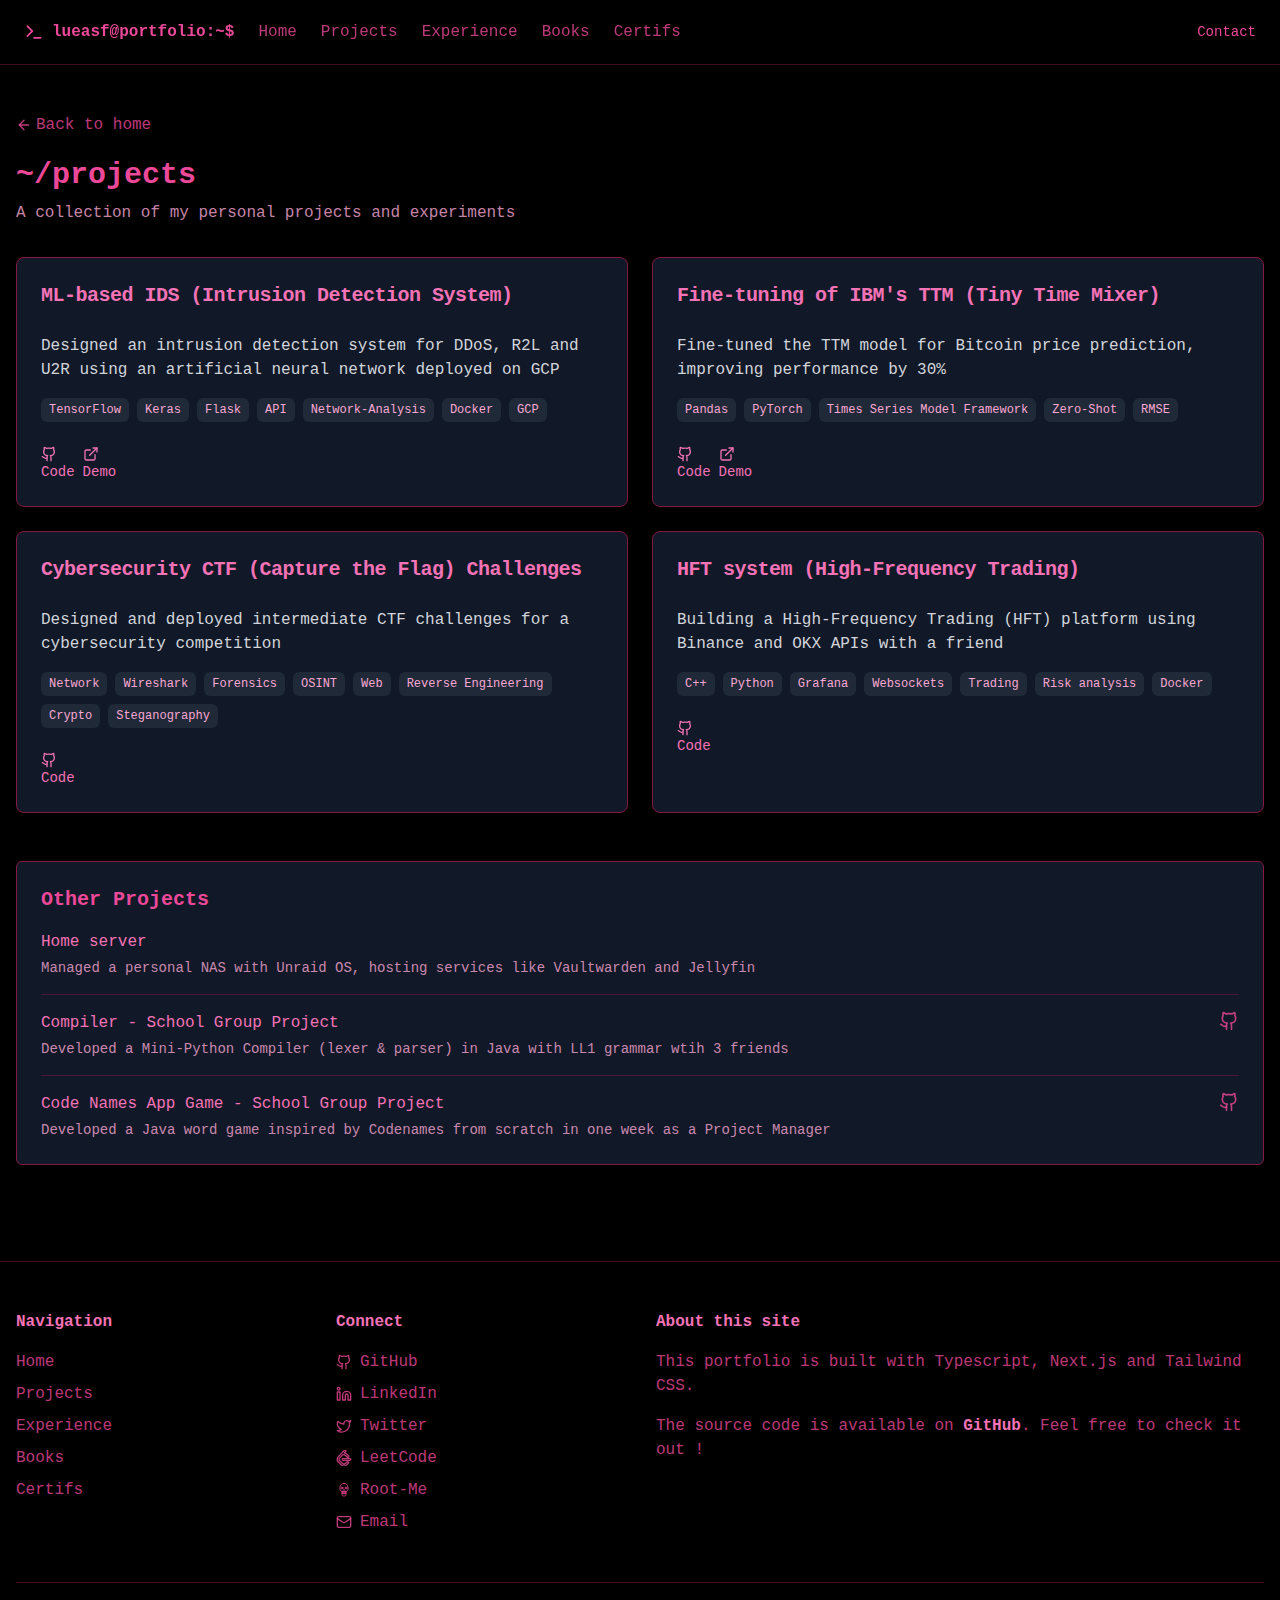
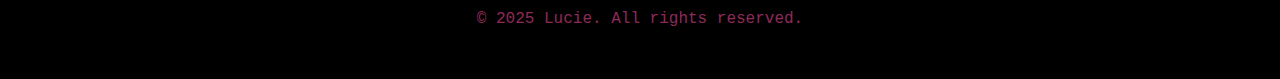
<file: projects.html>
<!DOCTYPE html><html lang="en"><head><meta charSet="utf-8"/><meta name="viewport" content="width=device-width, initial-scale=1"/><link rel="preload" href="/_next/static/media/806de4d605d3ad01-s.p.woff2" as="font" crossorigin="" type="font/woff2"/><link rel="preload" href="/_next/static/media/fc727f226c737876-s.p.woff2" as="font" crossorigin="" type="font/woff2"/><link rel="stylesheet" href="/_next/static/css/b850f449fb4602ac.css" data-precedence="next"/><link rel="preload" as="script" fetchPriority="low" href="/_next/static/chunks/webpack-3c656588e1f8dbce.js"/><script src="/_next/static/chunks/11eacf67-d619272b776af2dc.js" async=""></script><script src="/_next/static/chunks/954-5944b54dddb9d8f0.js" async=""></script><script src="/_next/static/chunks/main-app-0f349b3a05334942.js" async=""></script><script src="/_next/static/chunks/583-88bfe27ca8c08060.js" async=""></script><script src="/_next/static/chunks/app/projects/page-59f2e442553c7190.js" async=""></script><meta name="next-size-adjust" content=""/><title>Lucie&#x27;s pf</title><meta name="description" content="my personal website"/><script src="/_next/static/chunks/polyfills-42372ed130431b0a.js" noModule=""></script></head><body class="__variable_e8b655"><div class="min-h-screen bg-black text-pink-500 font-mono"><header class="sticky top-0 z-40 w-full border-b border-pink-900/50 backdrop-blur-sm bg-black/80"><div class="container flex h-16 items-center px-4 sm:px-6"><a class="flex items-center gap-2 mr-6" href="/"><svg xmlns="http://www.w3.org/2000/svg" width="24" height="24" viewBox="0 0 24 24" fill="none" stroke="currentColor" stroke-width="2" stroke-linecap="round" stroke-linejoin="round" class="lucide lucide-terminal h-5 w-5"><polyline points="4 17 10 11 4 5"></polyline><line x1="12" x2="20" y1="19" y2="19"></line></svg><span class="font-bold">lueasf@portfolio:~$</span></a><nav class="hidden md:flex flex-1 items-center justify-between"><ul class="flex gap-6"><li><a class="text-pink-500/80 hover:text-pink-400 transition-colors" href="/">Home</a></li><li><a class="text-pink-500/80 hover:text-pink-400 transition-colors" href="/projects">Projects</a></li><li><a class="text-pink-500/80 hover:text-pink-400 transition-colors" href="/experience">Experience</a></li><li><a class="text-pink-500/80 hover:text-pink-400 transition-colors" href="/books">Books</a></li><li><a class="text-pink-500/80 hover:text-pink-400 transition-colors" href="/certifs">Certifs</a></li></ul><div><button class="inline-flex items-center justify-center rounded-md text-sm font-medium transition-colors focus:outline-none focus:ring-2 focus:ring-ring focus:ring-offset-2 disabled:opacity-50 disabled:pointer-events-none data-[state=open]:bg-secondary/50 border-pink-500 text-pink-500 hover:bg-pink-950 hover:text-pink-400"><a href="mailto:lucie.correia@telecomnancy.eu">Contact</a></button></div></nav><button class="inline-flex items-center justify-center rounded-md text-sm font-medium transition-colors focus:outline-none focus:ring-2 focus:ring-ring focus:ring-offset-2 disabled:opacity-50 disabled:pointer-events-none data-[state=open]:bg-secondary/50 md:hidden ml-auto text-pink-500 border-pink-900" type="button" aria-haspopup="dialog" aria-expanded="false" aria-controls="radix-«Rd7nb»" data-state="closed"><svg xmlns="http://www.w3.org/2000/svg" width="24" height="24" viewBox="0 0 24 24" fill="none" stroke="currentColor" stroke-width="2" stroke-linecap="round" stroke-linejoin="round" class="lucide lucide-menu h-5 w-5 text-pink-500"><line x1="4" x2="20" y1="12" y2="12"></line><line x1="4" x2="20" y1="6" y2="6"></line><line x1="4" x2="20" y1="18" y2="18"></line></svg><span class="sr-only text-pink-500 ">Toggle menu</span></button></div></header><main class="container mx-auto px-4 py-12"><div class="mb-8"><a class="text-pink-500/80 hover:text-pink-400 transition-colors inline-flex items-center gap-1" href="/"><svg xmlns="http://www.w3.org/2000/svg" width="24" height="24" viewBox="0 0 24 24" fill="none" stroke="currentColor" stroke-width="2" stroke-linecap="round" stroke-linejoin="round" class="lucide lucide-arrow-left h-4 w-4"><path d="m12 19-7-7 7-7"></path><path d="M19 12H5"></path></svg> Back to home</a><h1 class="text-3xl font-bold mt-4 mb-2">~/projects</h1><p class="text-pink-300/80 mb-8">A collection of my personal projects and experiments </p></div><div class="grid grid-cols-1 md:grid-cols-2 gap-6 mb-12"><div class="rounded-lg border text-card-foreground shadow-sm bg-gray-900 border-pink-900 overflow-hidden hover:border-pink-700 transition-transform duration-300 hover:scale-105"><div class="flex flex-col space-y-1.5 p-6"><p class="font-semibold tracking-tight text-xl text-pink-400">ML-based IDS (Intrusion Detection System)</p></div><div class="p-6 pt-0"><p class="text-gray-300 mb-4">Designed an intrusion detection system for DDoS, R2L and U2R using an artificial neural network deployed on GCP</p><div class="flex flex-wrap gap-2 mt-4"><span class="px-2 py-1 bg-gray-800 text-xs rounded-md text-pink-300">TensorFlow</span><span class="px-2 py-1 bg-gray-800 text-xs rounded-md text-pink-300">Keras</span><span class="px-2 py-1 bg-gray-800 text-xs rounded-md text-pink-300">Flask</span><span class="px-2 py-1 bg-gray-800 text-xs rounded-md text-pink-300">API</span><span class="px-2 py-1 bg-gray-800 text-xs rounded-md text-pink-300">Network-Analysis</span><span class="px-2 py-1 bg-gray-800 text-xs rounded-md text-pink-300">Docker</span><span class="px-2 py-1 bg-gray-800 text-xs rounded-md text-pink-300">GCP</span></div></div><div class="items-center p-6 pt-0 flex gap-2"><button class="inline-flex items-center justify-center rounded-md text-sm font-medium transition-colors focus:outline-none focus:ring-2 focus:ring-ring focus:ring-offset-2 disabled:opacity-50 disabled:pointer-events-none data-[state=open]:bg-secondary/50 border-pink-800 text-pink-400 hover:bg-pink-950"><a target="_blank" rel="noopener noreferrer" href="https://github.com/lueasf/AttacksDetector"><svg xmlns="http://www.w3.org/2000/svg" width="24" height="24" viewBox="0 0 24 24" fill="none" stroke="currentColor" stroke-width="2" stroke-linecap="round" stroke-linejoin="round" class="lucide lucide-github mr-2 h-4 w-4"><path d="M15 22v-4a4.8 4.8 0 0 0-1-3.5c3 0 6-2 6-5.5.08-1.25-.27-2.48-1-3.5.28-1.15.28-2.35 0-3.5 0 0-1 0-3 1.5-2.64-.5-5.36-.5-8 0C6 2 5 2 5 2c-.3 1.15-.3 2.35 0 3.5A5.403 5.403 0 0 0 4 9c0 3.5 3 5.5 6 5.5-.39.49-.68 1.05-.85 1.65-.17.6-.22 1.23-.15 1.85v4"></path><path d="M9 18c-4.51 2-5-2-7-2"></path></svg>Code</a></button><button class="inline-flex items-center justify-center rounded-md text-sm font-medium transition-colors focus:outline-none focus:ring-2 focus:ring-ring focus:ring-offset-2 disabled:opacity-50 disabled:pointer-events-none data-[state=open]:bg-secondary/50 border-pink-800 text-pink-400 hover:bg-pink-950"><a target="_blank" rel="noopener noreferrer" href="https://attakx-service-507224908244.europe-west9.run.app/"><svg xmlns="http://www.w3.org/2000/svg" width="24" height="24" viewBox="0 0 24 24" fill="none" stroke="currentColor" stroke-width="2" stroke-linecap="round" stroke-linejoin="round" class="lucide lucide-external-link mr-2 h-4 w-4"><path d="M15 3h6v6"></path><path d="M10 14 21 3"></path><path d="M18 13v6a2 2 0 0 1-2 2H5a2 2 0 0 1-2-2V8a2 2 0 0 1 2-2h6"></path></svg>Demo</a></button></div></div><div class="rounded-lg border text-card-foreground shadow-sm bg-gray-900 border-pink-900 overflow-hidden hover:border-pink-700 transition-transform duration-300 hover:scale-105"><div class="flex flex-col space-y-1.5 p-6"><p class="font-semibold tracking-tight text-xl text-pink-400">Fine-tuning of IBM&#x27;s TTM (Tiny Time Mixer)</p></div><div class="p-6 pt-0"><p class="text-gray-300 mb-4">Fine-tuned the TTM model for Bitcoin price prediction, improving performance by 30%</p><div class="flex flex-wrap gap-2 mt-4"><span class="px-2 py-1 bg-gray-800 text-xs rounded-md text-pink-300">Pandas</span><span class="px-2 py-1 bg-gray-800 text-xs rounded-md text-pink-300">PyTorch</span><span class="px-2 py-1 bg-gray-800 text-xs rounded-md text-pink-300">Times Series Model Framework</span><span class="px-2 py-1 bg-gray-800 text-xs rounded-md text-pink-300">Zero-Shot</span><span class="px-2 py-1 bg-gray-800 text-xs rounded-md text-pink-300">RMSE</span></div></div><div class="items-center p-6 pt-0 flex gap-2"><button class="inline-flex items-center justify-center rounded-md text-sm font-medium transition-colors focus:outline-none focus:ring-2 focus:ring-ring focus:ring-offset-2 disabled:opacity-50 disabled:pointer-events-none data-[state=open]:bg-secondary/50 border-pink-800 text-pink-400 hover:bg-pink-950"><a target="_blank" rel="noopener noreferrer" href="https://github.com/lueasf/BitcoinPrices"><svg xmlns="http://www.w3.org/2000/svg" width="24" height="24" viewBox="0 0 24 24" fill="none" stroke="currentColor" stroke-width="2" stroke-linecap="round" stroke-linejoin="round" class="lucide lucide-github mr-2 h-4 w-4"><path d="M15 22v-4a4.8 4.8 0 0 0-1-3.5c3 0 6-2 6-5.5.08-1.25-.27-2.48-1-3.5.28-1.15.28-2.35 0-3.5 0 0-1 0-3 1.5-2.64-.5-5.36-.5-8 0C6 2 5 2 5 2c-.3 1.15-.3 2.35 0 3.5A5.403 5.403 0 0 0 4 9c0 3.5 3 5.5 6 5.5-.39.49-.68 1.05-.85 1.65-.17.6-.22 1.23-.15 1.85v4"></path><path d="M9 18c-4.51 2-5-2-7-2"></path></svg>Code</a></button><button class="inline-flex items-center justify-center rounded-md text-sm font-medium transition-colors focus:outline-none focus:ring-2 focus:ring-ring focus:ring-offset-2 disabled:opacity-50 disabled:pointer-events-none data-[state=open]:bg-secondary/50 border-pink-800 text-pink-400 hover:bg-pink-950"><a target="_blank" rel="noopener noreferrer" href="https://github.com/lueasf/BitcoinPrices/tree/main?tab=readme-ov-file#conclusion"><svg xmlns="http://www.w3.org/2000/svg" width="24" height="24" viewBox="0 0 24 24" fill="none" stroke="currentColor" stroke-width="2" stroke-linecap="round" stroke-linejoin="round" class="lucide lucide-external-link mr-2 h-4 w-4"><path d="M15 3h6v6"></path><path d="M10 14 21 3"></path><path d="M18 13v6a2 2 0 0 1-2 2H5a2 2 0 0 1-2-2V8a2 2 0 0 1 2-2h6"></path></svg>Demo</a></button></div></div><div class="rounded-lg border text-card-foreground shadow-sm bg-gray-900 border-pink-900 overflow-hidden hover:border-pink-700 transition-transform duration-300 hover:scale-105"><div class="flex flex-col space-y-1.5 p-6"><p class="font-semibold tracking-tight text-xl text-pink-400">Cybersecurity CTF (Capture the Flag) Challenges</p></div><div class="p-6 pt-0"><p class="text-gray-300 mb-4">Designed and deployed intermediate CTF challenges for a cybersecurity competition</p><div class="flex flex-wrap gap-2 mt-4"><span class="px-2 py-1 bg-gray-800 text-xs rounded-md text-pink-300">Network</span><span class="px-2 py-1 bg-gray-800 text-xs rounded-md text-pink-300">Wireshark</span><span class="px-2 py-1 bg-gray-800 text-xs rounded-md text-pink-300">Forensics</span><span class="px-2 py-1 bg-gray-800 text-xs rounded-md text-pink-300">OSINT</span><span class="px-2 py-1 bg-gray-800 text-xs rounded-md text-pink-300">Web</span><span class="px-2 py-1 bg-gray-800 text-xs rounded-md text-pink-300">Reverse Engineering</span><span class="px-2 py-1 bg-gray-800 text-xs rounded-md text-pink-300">Crypto</span><span class="px-2 py-1 bg-gray-800 text-xs rounded-md text-pink-300">Steganography</span></div></div><div class="items-center p-6 pt-0 flex gap-2"><button class="inline-flex items-center justify-center rounded-md text-sm font-medium transition-colors focus:outline-none focus:ring-2 focus:ring-ring focus:ring-offset-2 disabled:opacity-50 disabled:pointer-events-none data-[state=open]:bg-secondary/50 border-pink-800 text-pink-400 hover:bg-pink-950"><a target="_blank" rel="noopener noreferrer" href="https://github.com/lueasf/CTF-challs"><svg xmlns="http://www.w3.org/2000/svg" width="24" height="24" viewBox="0 0 24 24" fill="none" stroke="currentColor" stroke-width="2" stroke-linecap="round" stroke-linejoin="round" class="lucide lucide-github mr-2 h-4 w-4"><path d="M15 22v-4a4.8 4.8 0 0 0-1-3.5c3 0 6-2 6-5.5.08-1.25-.27-2.48-1-3.5.28-1.15.28-2.35 0-3.5 0 0-1 0-3 1.5-2.64-.5-5.36-.5-8 0C6 2 5 2 5 2c-.3 1.15-.3 2.35 0 3.5A5.403 5.403 0 0 0 4 9c0 3.5 3 5.5 6 5.5-.39.49-.68 1.05-.85 1.65-.17.6-.22 1.23-.15 1.85v4"></path><path d="M9 18c-4.51 2-5-2-7-2"></path></svg>Code</a></button></div></div><div class="rounded-lg border text-card-foreground shadow-sm bg-gray-900 border-pink-900 overflow-hidden hover:border-pink-700 transition-transform duration-300 hover:scale-105"><div class="flex flex-col space-y-1.5 p-6"><p class="font-semibold tracking-tight text-xl text-pink-400">HFT system (High-Frequency Trading)</p></div><div class="p-6 pt-0"><p class="text-gray-300 mb-4">Building a High-Frequency Trading (HFT) platform using Binance and OKX APIs with a friend</p><div class="flex flex-wrap gap-2 mt-4"><span class="px-2 py-1 bg-gray-800 text-xs rounded-md text-pink-300">C++</span><span class="px-2 py-1 bg-gray-800 text-xs rounded-md text-pink-300">Python</span><span class="px-2 py-1 bg-gray-800 text-xs rounded-md text-pink-300">Grafana</span><span class="px-2 py-1 bg-gray-800 text-xs rounded-md text-pink-300">Websockets</span><span class="px-2 py-1 bg-gray-800 text-xs rounded-md text-pink-300">Trading</span><span class="px-2 py-1 bg-gray-800 text-xs rounded-md text-pink-300">Risk analysis</span><span class="px-2 py-1 bg-gray-800 text-xs rounded-md text-pink-300">Docker</span></div></div><div class="items-center p-6 pt-0 flex gap-2"><button class="inline-flex items-center justify-center rounded-md text-sm font-medium transition-colors focus:outline-none focus:ring-2 focus:ring-ring focus:ring-offset-2 disabled:opacity-50 disabled:pointer-events-none data-[state=open]:bg-secondary/50 border-pink-800 text-pink-400 hover:bg-pink-950"><a target="_blank" rel="noopener noreferrer" href="https://github.com/lueasf/HFTrading"><svg xmlns="http://www.w3.org/2000/svg" width="24" height="24" viewBox="0 0 24 24" fill="none" stroke="currentColor" stroke-width="2" stroke-linecap="round" stroke-linejoin="round" class="lucide lucide-github mr-2 h-4 w-4"><path d="M15 22v-4a4.8 4.8 0 0 0-1-3.5c3 0 6-2 6-5.5.08-1.25-.27-2.48-1-3.5.28-1.15.28-2.35 0-3.5 0 0-1 0-3 1.5-2.64-.5-5.36-.5-8 0C6 2 5 2 5 2c-.3 1.15-.3 2.35 0 3.5A5.403 5.403 0 0 0 4 9c0 3.5 3 5.5 6 5.5-.39.49-.68 1.05-.85 1.65-.17.6-.22 1.23-.15 1.85v4"></path><path d="M9 18c-4.51 2-5-2-7-2"></path></svg>Code</a></button></div></div></div><div class="bg-gray-900 p-6 rounded-md border border-pink-900 mb-12"><h2 class="text-xl font-bold mb-4">Other Projects</h2><ul class="space-y-4"><li class="border-b border-pink-900/50 pb-4"><div class="flex justify-between items-start"><div><h3 class="font-medium text-pink-400">Home server</h3><p class="text-pink-300/80 text-sm mt-1">Managed a personal NAS with Unraid OS, hosting services like Vaultwarden and Jellyfin</p></div></div></li><li class="border-b border-pink-900/50 pb-4"><div class="flex justify-between items-start"><div><h3 class="font-medium text-pink-400">Compiler - School Group Project </h3><p class="text-pink-300/80 text-sm mt-1">Developed a Mini-Python Compiler (lexer &amp; parser) in Java with LL1 grammar wtih 3 friends</p></div><a href="https://github.com/lueasf/Compyler" target="_blank" rel="noopener noreferrer" class="text-pink-500/80 hover:text-pink-400 transition-colors"><svg xmlns="http://www.w3.org/2000/svg" width="24" height="24" viewBox="0 0 24 24" fill="none" stroke="currentColor" stroke-width="2" stroke-linecap="round" stroke-linejoin="round" class="lucide lucide-github h-5 w-5"><path d="M15 22v-4a4.8 4.8 0 0 0-1-3.5c3 0 6-2 6-5.5.08-1.25-.27-2.48-1-3.5.28-1.15.28-2.35 0-3.5 0 0-1 0-3 1.5-2.64-.5-5.36-.5-8 0C6 2 5 2 5 2c-.3 1.15-.3 2.35 0 3.5A5.403 5.403 0 0 0 4 9c0 3.5 3 5.5 6 5.5-.39.49-.68 1.05-.85 1.65-.17.6-.22 1.23-.15 1.85v4"></path><path d="M9 18c-4.51 2-5-2-7-2"></path></svg></a></div></li><li><div class="flex justify-between items-start"><div><h3 class="font-medium text-pink-400">Code Names App Game - School Group Project</h3><p class="text-pink-300/80 text-sm mt-1">Developed a Java word game inspired by Codenames from scratch in one week as a Project Manager </p></div><a href="https://github.com/lueasf/Cweek" target="_blank" rel="noopener noreferrer" class="text-pink-500/80 hover:text-pink-400 transition-colors"><svg xmlns="http://www.w3.org/2000/svg" width="24" height="24" viewBox="0 0 24 24" fill="none" stroke="currentColor" stroke-width="2" stroke-linecap="round" stroke-linejoin="round" class="lucide lucide-github h-5 w-5"><path d="M15 22v-4a4.8 4.8 0 0 0-1-3.5c3 0 6-2 6-5.5.08-1.25-.27-2.48-1-3.5.28-1.15.28-2.35 0-3.5 0 0-1 0-3 1.5-2.64-.5-5.36-.5-8 0C6 2 5 2 5 2c-.3 1.15-.3 2.35 0 3.5A5.403 5.403 0 0 0 4 9c0 3.5 3 5.5 6 5.5-.39.49-.68 1.05-.85 1.65-.17.6-.22 1.23-.15 1.85v4"></path><path d="M9 18c-4.51 2-5-2-7-2"></path></svg></a></div></li></ul></div></main><footer class="border-t border-pink-900/50 py-12 bg-black"><div class="container mx-auto px-4 "><div class="grid grid-cols-1 md:grid-cols-4 gap-8 "><div class="transition-transform duration-300 hover:scale-105"><h3 class="text-pink-400 font-bold mb-4 ">Navigation</h3><ul class="space-y-2 "><li><a class="text-pink-500/80 hover:text-pink-400 transition-colors" href="/">Home</a></li><li><a class="text-pink-500/80 hover:text-pink-400 transition-colors" href="/projects">Projects</a></li><li><a class="text-pink-500/80 hover:text-pink-400 transition-colors" href="/experience">Experience</a></li><li><a class="text-pink-500/80 hover:text-pink-400 transition-colors" href="/books">Books</a></li><li><a class="text-pink-500/80 hover:text-pink-400 transition-colors" href="/certifs">Certifs</a></li></ul></div><div class="transition-transform duration-300 hover:scale-105"><h3 class="text-pink-400 font-bold mb-4">Connect</h3><ul class="space-y-2"><li><a href="https://github.com/lueasf" target="_blank" rel="noopener noreferrer" class="flex items-center gap-2 text-pink-500/80 hover:text-gray-400 transition-colors"><svg xmlns="http://www.w3.org/2000/svg" width="24" height="24" viewBox="0 0 24 24" fill="none" stroke="currentColor" stroke-width="2" stroke-linecap="round" stroke-linejoin="round" class="lucide lucide-github h-4 w-4"><path d="M15 22v-4a4.8 4.8 0 0 0-1-3.5c3 0 6-2 6-5.5.08-1.25-.27-2.48-1-3.5.28-1.15.28-2.35 0-3.5 0 0-1 0-3 1.5-2.64-.5-5.36-.5-8 0C6 2 5 2 5 2c-.3 1.15-.3 2.35 0 3.5A5.403 5.403 0 0 0 4 9c0 3.5 3 5.5 6 5.5-.39.49-.68 1.05-.85 1.65-.17.6-.22 1.23-.15 1.85v4"></path><path d="M9 18c-4.51 2-5-2-7-2"></path></svg>GitHub</a></li><li><a href="https://www.linkedin.com/in/lucie-correia-89943a183/" target="_blank" rel="noopener noreferrer" class="flex items-center gap-2 text-pink-500/80 hover:text-blue-400 transition-colors"><svg xmlns="http://www.w3.org/2000/svg" width="24" height="24" viewBox="0 0 24 24" fill="none" stroke="currentColor" stroke-width="2" stroke-linecap="round" stroke-linejoin="round" class="lucide lucide-linkedin h-4 w-4"><path d="M16 8a6 6 0 0 1 6 6v7h-4v-7a2 2 0 0 0-2-2 2 2 0 0 0-2 2v7h-4v-7a6 6 0 0 1 6-6z"></path><rect width="4" height="12" x="2" y="9"></rect><circle cx="4" cy="4" r="2"></circle></svg>LinkedIn</a></li><li><a href="https://x.com/lueasf" target="_blank" rel="noopener noreferrer" class="flex items-center gap-2 text-pink-500/80 hover:text-white transition-colors"><svg xmlns="http://www.w3.org/2000/svg" width="24" height="24" viewBox="0 0 24 24" fill="none" stroke="currentColor" stroke-width="2" stroke-linecap="round" stroke-linejoin="round" class="lucide lucide-twitter h-4 w-4"><path d="M22 4s-.7 2.1-2 3.4c1.6 10-9.4 17.3-18 11.6 2.2.1 4.4-.6 6-2C3 15.5.5 9.6 3 5c2.2 2.6 5.6 4.1 9 4-.9-4.2 4-6.6 7-3.8 1.1 0 3-1.2 3-1.2z"></path></svg>Twitter</a></li><li><a href="https://leetcode.com/u/lueasf/" target="_blank" rel="noopener noreferrer" class="flex items-center gap-2 text-pink-500/80 hover:text-orange-400 transition-colors"><svg xmlns="http://www.w3.org/2000/svg" width="24" height="24" viewBox="0 0 24 24" fill="none" stroke="currentColor" stroke-width="2" stroke-linecap="round" stroke-linejoin="round" class="h-4 w-4"><path d="M13.483 0a1.374 1.374 0 0 0-.961.438L7.116 6.226l-3.854 4.126a5.266 5.266 0 0 0-1.209 2.104 5.35 5.35 0 0 0-.125.513 5.527 5.527 0 0 0 .062 2.362 5.83 5.83 0 0 0 .349 1.017 5.938 5.938 0 0 0 1.271 1.818l4.277 4.193.039.038c2.248 2.165 5.852 2.133 8.063-.074l2.396-2.392c.54-.54.54-1.414.003-1.955a1.378 1.378 0 0 0-1.951-.003l-2.396 2.392a3.021 3.021 0 0 1-4.205.038l-.02-.019-4.276-4.193c-.652-.64-.972-1.469-.948-2.263a2.68 2.68 0 0 1 .066-.523 2.545 2.545 0 0 1 .619-1.164L9.13 8.114c1.058-1.134 3.204-1.27 4.43-.278l3.501 2.831c.593.48 1.461.387 1.94-.207a1.384 1.384 0 0 0-.207-1.943l-3.5-2.831c-.8-.647-1.766-1.045-2.774-1.202l2.015-2.158A1.384 1.384 0 0 0 13.483 0zm-2.866 12.815a1.38 1.38 0 0 0-1.38 1.382 1.38 1.38 0 0 0 1.38 1.382H20.79a1.38 1.38 0 0 0 1.38-1.382 1.38 1.38 0 0 0-1.38-1.382z"></path></svg>LeetCode</a></li><li><a href="https://www.root-me.org/lueasf?lang=fr#49019b173844e0b9dff3ba120be943f4" target="_blank" rel="noopener noreferrer" class="flex items-center gap-2 text-pink-500/80 hover:text-white transition-colors"><svg xmlns="http://www.w3.org/2000/svg" width="24" height="24" viewBox="0 0 24 24" fill="none" stroke="currentColor" stroke-width="1.5" stroke-linecap="round" stroke-linejoin="round" class="h-4 w-4"><path d="M12 2c-3.314 0-6 2.686-6 6v3c0 1.657 1.343 3 3 3h6c1.657 0 3-1.343 3-3V8c0-3.314-2.686-6-6-6z"></path><path d="M9 14v4c0 1.657.895 3 2 3h2c1.105 0 2-1.343 2-3v-4"></path><circle cx="9" cy="9" r="1.5"></circle><circle cx="15" cy="9" r="1.5"></circle><path d="M12 11v2"></path><path d="M9 17h6"></path><path d="M10 14v3"></path><path d="M12 14v3"></path><path d="M14 14v3"></path></svg>Root-Me</a></li><li><a href="mailto:lucie.correia@telecomnancy.eu" class="flex items-center gap-2 text-pink-500/80 hover:text-red-400 transition-colors"><svg xmlns="http://www.w3.org/2000/svg" width="24" height="24" viewBox="0 0 24 24" fill="none" stroke="currentColor" stroke-width="2" stroke-linecap="round" stroke-linejoin="round" class="lucide lucide-mail h-4 w-4"><rect width="20" height="16" x="2" y="4" rx="2"></rect><path d="m22 7-8.97 5.7a1.94 1.94 0 0 1-2.06 0L2 7"></path></svg>Email</a></li></ul></div><div class="md:col-span-2 transition-transform duration-300 hover:scale-105"><h3 class="text-pink-400 font-bold mb-4">About this site</h3><p class="text-pink-500/80 mb-4">This portfolio is built with Typescript, Next.js and Tailwind CSS.</p><p class="text-pink-500/80">The source code is available on<!-- --> <a href="https://github.com/lueasf/lueasf.github.io" target="_blank" rel="noopener noreferrer" class="text-pink-500/80 hover:text-pink-400 transition-colors "><span class="text-pink-400 font-bold">GitHub</span></a>. Feel free to check it out !</p></div></div><div class="mt-12 pt-6 border-t border-pink-900/50 text-center text-pink-500/60"><p>© <!-- -->2025<!-- --> Lucie. All rights reserved.</p></div></div></footer></div><script src="/_next/static/chunks/webpack-3c656588e1f8dbce.js" async=""></script><script>(self.__next_f=self.__next_f||[]).push([0])</script><script>self.__next_f.push([1,"1:\"$Sreact.fragment\"\n2:I[1063,[],\"\"]\n3:I[1483,[],\"\"]\n4:I[4248,[\"583\",\"static/chunks/583-88bfe27ca8c08060.js\",\"893\",\"static/chunks/app/projects/page-59f2e442553c7190.js\"],\"default\"]\n5:I[7950,[\"583\",\"static/chunks/583-88bfe27ca8c08060.js\",\"893\",\"static/chunks/app/projects/page-59f2e442553c7190.js\"],\"\"]\n6:I[5125,[],\"OutletBoundary\"]\n9:I[5125,[],\"ViewportBoundary\"]\nb:I[5125,[],\"MetadataBoundary\"]\nd:I[1954,[],\"\"]\n:HL[\"/_next/static/media/806de4d605d3ad01-s.p.woff2\",\"font\",{\"crossOrigin\":\"\",\"type\":\"font/woff2\"}]\n:HL[\"/_next/static/media/fc727f226c737876-s.p.woff2\",\"font\",{\"crossOrigin\":\"\",\"type\":\"font/woff2\"}]\n:HL[\"/_next/static/css/b850f449fb4602ac.css\",\"style\"]\n"])</script><script>self.__next_f.push([1,"0:{\"P\":null,\"b\":\"uIRVxKuN8RWw4ABhzco1k\",\"p\":\"\",\"c\":[\"\",\"projects\"],\"i\":false,\"f\":[[[\"\",{\"children\":[\"projects\",{\"children\":[\"__PAGE__\",{}]}]},\"$undefined\",\"$undefined\",true],[\"\",[\"$\",\"$1\",\"c\",{\"children\":[[[\"$\",\"link\",\"0\",{\"rel\":\"stylesheet\",\"href\":\"/_next/static/css/b850f449fb4602ac.css\",\"precedence\":\"next\",\"crossOrigin\":\"$undefined\",\"nonce\":\"$undefined\"}]],[\"$\",\"html\",null,{\"lang\":\"en\",\"children\":[\"$\",\"body\",null,{\"className\":\"__variable_e8b655\",\"children\":[\"$\",\"$L2\",null,{\"parallelRouterKey\":\"children\",\"error\":\"$undefined\",\"errorStyles\":\"$undefined\",\"errorScripts\":\"$undefined\",\"template\":[\"$\",\"$L3\",null,{}],\"templateStyles\":\"$undefined\",\"templateScripts\":\"$undefined\",\"notFound\":[[[\"$\",\"title\",null,{\"children\":\"404: This page could not be found.\"}],[\"$\",\"div\",null,{\"style\":{\"fontFamily\":\"system-ui,\\\"Segoe UI\\\",Roboto,Helvetica,Arial,sans-serif,\\\"Apple Color Emoji\\\",\\\"Segoe UI Emoji\\\"\",\"height\":\"100vh\",\"textAlign\":\"center\",\"display\":\"flex\",\"flexDirection\":\"column\",\"alignItems\":\"center\",\"justifyContent\":\"center\"},\"children\":[\"$\",\"div\",null,{\"children\":[[\"$\",\"style\",null,{\"dangerouslySetInnerHTML\":{\"__html\":\"body{color:#000;background:#fff;margin:0}.next-error-h1{border-right:1px solid rgba(0,0,0,.3)}@media (prefers-color-scheme:dark){body{color:#fff;background:#000}.next-error-h1{border-right:1px solid rgba(255,255,255,.3)}}\"}}],[\"$\",\"h1\",null,{\"className\":\"next-error-h1\",\"style\":{\"display\":\"inline-block\",\"margin\":\"0 20px 0 0\",\"padding\":\"0 23px 0 0\",\"fontSize\":24,\"fontWeight\":500,\"verticalAlign\":\"top\",\"lineHeight\":\"49px\"},\"children\":404}],[\"$\",\"div\",null,{\"style\":{\"display\":\"inline-block\"},\"children\":[\"$\",\"h2\",null,{\"style\":{\"fontSize\":14,\"fontWeight\":400,\"lineHeight\":\"49px\",\"margin\":0},\"children\":\"This page could not be found.\"}]}]]}]}]],[]],\"forbidden\":\"$undefined\",\"unauthorized\":\"$undefined\"}]}]}]]}],{\"children\":[\"projects\",[\"$\",\"$1\",\"c\",{\"children\":[null,[\"$\",\"$L2\",null,{\"parallelRouterKey\":\"children\",\"error\":\"$undefined\",\"errorStyles\":\"$undefined\",\"errorScripts\":\"$undefined\",\"template\":[\"$\",\"$L3\",null,{}],\"templateStyles\":\"$undefined\",\"templateScripts\":\"$undefined\",\"notFound\":\"$undefined\",\"forbidden\":\"$undefined\",\"unauthorized\":\"$undefined\"}]]}],{\"children\":[\"__PAGE__\",[\"$\",\"$1\",\"c\",{\"children\":[[\"$\",\"div\",null,{\"className\":\"min-h-screen bg-black text-pink-500 font-mono\",\"children\":[[\"$\",\"$L4\",null,{}],[\"$\",\"main\",null,{\"className\":\"container mx-auto px-4 py-12\",\"children\":[[\"$\",\"div\",null,{\"className\":\"mb-8\",\"children\":[[\"$\",\"$L5\",null,{\"href\":\"/\",\"className\":\"text-pink-500/80 hover:text-pink-400 transition-colors inline-flex items-center gap-1\",\"children\":[[\"$\",\"svg\",null,{\"ref\":\"$undefined\",\"xmlns\":\"http://www.w3.org/2000/svg\",\"width\":24,\"height\":24,\"viewBox\":\"0 0 24 24\",\"fill\":\"none\",\"stroke\":\"currentColor\",\"strokeWidth\":2,\"strokeLinecap\":\"round\",\"strokeLinejoin\":\"round\",\"className\":\"lucide lucide-arrow-left h-4 w-4\",\"children\":[[\"$\",\"path\",\"1l729n\",{\"d\":\"m12 19-7-7 7-7\"}],[\"$\",\"path\",\"x3x0zl\",{\"d\":\"M19 12H5\"}],\"$undefined\"]}],\" Back to home\"]}],[\"$\",\"h1\",null,{\"className\":\"text-3xl font-bold mt-4 mb-2\",\"children\":\"~/projects\"}],[\"$\",\"p\",null,{\"className\":\"text-pink-300/80 mb-8\",\"children\":\"A collection of my personal projects and experiments \"}]]}],[\"$\",\"div\",null,{\"className\":\"grid grid-cols-1 md:grid-cols-2 gap-6 mb-12\",\"children\":[[\"$\",\"div\",null,{\"ref\":\"$undefined\",\"className\":\"rounded-lg border text-card-foreground shadow-sm bg-gray-900 border-pink-900 overflow-hidden hover:border-pink-700 transition-transform duration-300 hover:scale-105\",\"children\":[[\"$\",\"div\",null,{\"ref\":\"$undefined\",\"className\":\"flex flex-col space-y-1.5 p-6\",\"children\":[\"$\",\"p\",null,{\"ref\":\"$undefined\",\"className\":\"font-semibold tracking-tight text-xl text-pink-400\",\"children\":\"ML-based IDS (Intrusion Detection System)\"}]}],[\"$\",\"div\",null,{\"ref\":\"$undefined\",\"className\":\"p-6 pt-0\",\"children\":[[\"$\",\"p\",null,{\"className\":\"text-gray-300 mb-4\",\"children\":\"Designed an intrusion detection system for DDoS, R2L and U2R using an artificial neural network deployed on GCP\"}],[\"$\",\"div\",null,{\"className\":\"flex flex-wrap gap-2 mt-4\",\"children\":[[\"$\",\"span\",\"TensorFlow\",{\"className\":\"px-2 py-1 bg-gray-800 text-xs rounded-md text-pink-300\",\"children\":\"TensorFlow\"}],[\"$\",\"span\",\"Keras\",{\"className\":\"px-2 py-1 bg-gray-800 text-xs rounded-md text-pink-300\",\"children\":\"Keras\"}],[\"$\",\"span\",\"Flask\",{\"className\":\"px-2 py-1 bg-gray-800 text-xs rounded-md text-pink-300\",\"children\":\"Flask\"}],[\"$\",\"span\",\"API\",{\"className\":\"px-2 py-1 bg-gray-800 text-xs rounded-md text-pink-300\",\"children\":\"API\"}],[\"$\",\"span\",\"Network-Analysis\",{\"className\":\"px-2 py-1 bg-gray-800 text-xs rounded-md text-pink-300\",\"children\":\"Network-Analysis\"}],[\"$\",\"span\",\"Docker\",{\"className\":\"px-2 py-1 bg-gray-800 text-xs rounded-md text-pink-300\",\"children\":\"Docker\"}],[\"$\",\"span\",\"GCP\",{\"className\":\"px-2 py-1 bg-gray-800 text-xs rounded-md text-pink-300\",\"children\":\"GCP\"}]]}]]}],[\"$\",\"div\",null,{\"ref\":\"$undefined\",\"className\":\"items-center p-6 pt-0 flex gap-2\",\"children\":[[\"$\",\"button\",null,{\"className\":\"inline-flex items-center justify-center rounded-md text-sm font-medium transition-colors focus:outline-none focus:ring-2 focus:ring-ring focus:ring-offset-2 disabled:opacity-50 disabled:pointer-events-none data-[state=open]:bg-secondary/50 border-pink-800 text-pink-400 hover:bg-pink-950\",\"ref\":\"$undefined\",\"asChild\":true,\"children\":[\"$\",\"$L5\",null,{\"href\":\"https://github.com/lueasf/AttacksDetector\",\"target\":\"_blank\",\"rel\":\"noopener noreferrer\",\"children\":[[\"$\",\"svg\",null,{\"ref\":\"$undefined\",\"xmlns\":\"http://www.w3.org/2000/svg\",\"width\":24,\"height\":24,\"viewBox\":\"0 0 24 24\",\"fill\":\"none\",\"stroke\":\"currentColor\",\"strokeWidth\":2,\"strokeLinecap\":\"round\",\"strokeLinejoin\":\"round\",\"className\":\"lucide lucide-github mr-2 h-4 w-4\",\"children\":[[\"$\",\"path\",\"tonef\",{\"d\":\"M15 22v-4a4.8 4.8 0 0 0-1-3.5c3 0 6-2 6-5.5.08-1.25-.27-2.48-1-3.5.28-1.15.28-2.35 0-3.5 0 0-1 0-3 1.5-2.64-.5-5.36-.5-8 0C6 2 5 2 5 2c-.3 1.15-.3 2.35 0 3.5A5.403 5.403 0 0 0 4 9c0 3.5 3 5.5 6 5.5-.39.49-.68 1.05-.85 1.65-.17.6-.22 1.23-.15 1.85v4\"}],[\"$\",\"path\",\"9comsn\",{\"d\":\"M9 18c-4.51 2-5-2-7-2\"}],\"$undefined\"]}],\"Code\"]}]}],[\"$\",\"button\",null,{\"className\":\"inline-flex items-center justify-center rounded-md text-sm font-medium transition-colors focus:outline-none focus:ring-2 focus:ring-ring focus:ring-offset-2 disabled:opacity-50 disabled:pointer-events-none data-[state=open]:bg-secondary/50 border-pink-800 text-pink-400 hover:bg-pink-950\",\"ref\":\"$undefined\",\"asChild\":true,\"children\":[\"$\",\"$L5\",null,{\"href\":\"https://attakx-service-507224908244.europe-west9.run.app/\",\"target\":\"_blank\",\"rel\":\"noopener noreferrer\",\"children\":[[\"$\",\"svg\",null,{\"ref\":\"$undefined\",\"xmlns\":\"http://www.w3.org/2000/svg\",\"width\":24,\"height\":24,\"viewBox\":\"0 0 24 24\",\"fill\":\"none\",\"stroke\":\"currentColor\",\"strokeWidth\":2,\"strokeLinecap\":\"round\",\"strokeLinejoin\":\"round\",\"className\":\"lucide lucide-external-link mr-2 h-4 w-4\",\"children\":[[\"$\",\"path\",\"1q9fwt\",{\"d\":\"M15 3h6v6\"}],[\"$\",\"path\",\"gplh6r\",{\"d\":\"M10 14 21 3\"}],[\"$\",\"path\",\"a6xqqp\",{\"d\":\"M18 13v6a2 2 0 0 1-2 2H5a2 2 0 0 1-2-2V8a2 2 0 0 1 2-2h6\"}],\"$undefined\"]}],\"Demo\"]}]}]]}]]}],[\"$\",\"div\",null,{\"ref\":\"$undefined\",\"className\":\"rounded-lg border text-card-foreground shadow-sm bg-gray-900 border-pink-900 overflow-hidden hover:border-pink-700 transition-transform duration-300 hover:scale-105\",\"children\":[[\"$\",\"div\",null,{\"ref\":\"$undefined\",\"className\":\"flex flex-col space-y-1.5 p-6\",\"children\":[\"$\",\"p\",null,{\"ref\":\"$undefined\",\"className\":\"font-semibold tracking-tight text-xl text-pink-400\",\"children\":\"Fine-tuning of IBM's TTM (Tiny Time Mixer)\"}]}],[\"$\",\"div\",null,{\"ref\":\"$undefined\",\"className\":\"p-6 pt-0\",\"children\":[[\"$\",\"p\",null,{\"className\":\"text-gray-300 mb-4\",\"children\":\"Fine-tuned the TTM model for Bitcoin price prediction, improving performance by 30%\"}],[\"$\",\"div\",null,{\"className\":\"flex flex-wrap gap-2 mt-4\",\"children\":[[\"$\",\"span\",\"Pandas\",{\"className\":\"px-2 py-1 bg-gray-800 text-xs rounded-md text-pink-300\",\"children\":\"Pandas\"}],[\"$\",\"span\",\"PyTorch\",{\"className\":\"px-2 py-1 bg-gray-800 text-xs rounded-md text-pink-300\",\"children\":\"PyTorch\"}],[\"$\",\"span\",\"Times Series Model Framework\",{\"className\":\"px-2 py-1 bg-gray-800 text-xs rounded-md text-pink-300\",\"children\":\"Times Series Model Framework\"}],[\"$\",\"span\",\"Zero-Shot\",{\"className\":\"px-2 py-1 bg-gray-800 text-xs rounded-md text-pink-300\",\"children\":\"Zero-Shot\"}],[\"$\",\"span\",\"RMSE\",{\"className\":\"px-2 py-1 bg-gray-800 text-xs rounded-md text-pink-300\",\"children\":\"RMSE\"}]]}]]}],[\"$\",\"div\",null,{\"ref\":\"$undefined\",\"className\":\"items-center p-6 pt-0 flex gap-2\",\"children\":[[\"$\",\"button\",null,{\"className\":\"inline-flex items-center justify-center rounded-md text-sm font-medium transition-colors focus:outline-none focus:ring-2 focus:ring-ring focus:ring-offset-2 disabled:opacity-50 disabled:pointer-events-none data-[state=open]:bg-secondary/50 border-pink-800 text-pink-400 hover:bg-pink-950\",\"ref\":\"$undefined\",\"asChild\":true,\"children\":[\"$\",\"$L5\",null,{\"href\":\"https://github.com/lueasf/BitcoinPrices\",\"target\":\"_blank\",\"rel\":\"noopener noreferrer\",\"children\":[[\"$\",\"svg\",null,{\"ref\":\"$undefined\",\"xmlns\":\"http://www.w3.org/2000/svg\",\"width\":24,\"height\":24,\"viewBox\":\"0 0 24 24\",\"fill\":\"none\",\"stroke\":\"currentColor\",\"strokeWidth\":2,\"strokeLinecap\":\"round\",\"strokeLinejoin\":\"round\",\"className\":\"lucide lucide-github mr-2 h-4 w-4\",\"children\":[[\"$\",\"path\",\"tonef\",{\"d\":\"M15 22v-4a4.8 4.8 0 0 0-1-3.5c3 0 6-2 6-5.5.08-1.25-.27-2.48-1-3.5.28-1.15.28-2.35 0-3.5 0 0-1 0-3 1.5-2.64-.5-5.36-.5-8 0C6 2 5 2 5 2c-.3 1.15-.3 2.35 0 3.5A5.403 5.403 0 0 0 4 9c0 3.5 3 5.5 6 5.5-.39.49-.68 1.05-.85 1.65-.17.6-.22 1.23-.15 1.85v4\"}],[\"$\",\"path\",\"9comsn\",{\"d\":\"M9 18c-4.51 2-5-2-7-2\"}],\"$undefined\"]}],\"Code\"]}]}],[\"$\",\"button\",null,{\"className\":\"inline-flex items-center justify-center rounded-md text-sm font-medium transition-colors focus:outline-none focus:ring-2 focus:ring-ring focus:ring-offset-2 disabled:opacity-50 disabled:pointer-events-none data-[state=open]:bg-secondary/50 border-pink-800 text-pink-400 hover:bg-pink-950\",\"ref\":\"$undefined\",\"asChild\":true,\"children\":[\"$\",\"$L5\",null,{\"href\":\"https://github.com/lueasf/BitcoinPrices/tree/main?tab=readme-ov-file#conclusion\",\"target\":\"_blank\",\"rel\":\"noopener noreferrer\",\"children\":[[\"$\",\"svg\",null,{\"ref\":\"$undefined\",\"xmlns\":\"http://www.w3.org/2000/svg\",\"width\":24,\"height\":24,\"viewBox\":\"0 0 24 24\",\"fill\":\"none\",\"stroke\":\"currentColor\",\"strokeWidth\":2,\"strokeLinecap\":\"round\",\"strokeLinejoin\":\"round\",\"className\":\"lucide lucide-external-link mr-2 h-4 w-4\",\"children\":[[\"$\",\"path\",\"1q9fwt\",{\"d\":\"M15 3h6v6\"}],[\"$\",\"path\",\"gplh6r\",{\"d\":\"M10 14 21 3\"}],[\"$\",\"path\",\"a6xqqp\",{\"d\":\"M18 13v6a2 2 0 0 1-2 2H5a2 2 0 0 1-2-2V8a2 2 0 0 1 2-2h6\"}],\"$undefined\"]}],\"Demo\"]}]}]]}]]}],[\"$\",\"div\",null,{\"ref\":\"$undefined\",\"className\":\"rounded-lg border text-card-foreground shadow-sm bg-gray-900 border-pink-900 overflow-hidden hover:border-pink-700 transition-transform duration-300 hover:scale-105\",\"children\":[[\"$\",\"div\",null,{\"ref\":\"$undefined\",\"className\":\"flex flex-col space-y-1.5 p-6\",\"children\":[\"$\",\"p\",null,{\"ref\":\"$undefined\",\"className\":\"font-semibold tracking-tight text-xl text-pink-400\",\"children\":\"Cybersecurity CTF (Capture the Flag) Challenges\"}]}],[\"$\",\"div\",null,{\"ref\":\"$undefined\",\"className\":\"p-6 pt-0\",\"children\":[[\"$\",\"p\",null,{\"className\":\"text-gray-300 mb-4\",\"children\":\"Designed and deployed intermediate CTF challenges for a cybersecurity competition\"}],[\"$\",\"div\",null,{\"className\":\"flex flex-wrap gap-2 mt-4\",\"children\":[[\"$\",\"span\",\"Network\",{\"className\":\"px-2 py-1 bg-gray-800 text-xs rounded-md text-pink-300\",\"children\":\"Network\"}],[\"$\",\"span\",\"Wireshark\",{\"className\":\"px-2 py-1 bg-gray-800 text-xs rounded-md text-pink-300\",\"children\":\"Wireshark\"}],[\"$\",\"span\",\"Forensics\",{\"className\":\"px-2 py-1 bg-gray-800 text-xs rounded-md text-pink-300\",\"children\":\"Forensics\"}],[\"$\",\"span\",\"OSINT\",{\"className\":\"px-2 py-1 bg-gray-800 text-xs rounded-md text-pink-300\",\"children\":\"OSINT\"}],[\"$\",\"span\",\"Web\",{\"className\":\"px-2 py-1 bg-gray-800 text-xs rounded-md text-pink-300\",\"children\":\"Web\"}],[\"$\",\"span\",\"Reverse Engineering\",{\"className\":\"px-2 py-1 bg-gray-800 text-xs rounded-md text-pink-300\",\"children\":\"Reverse Engineering\"}],[\"$\",\"span\",\"Crypto\",{\"className\":\"px-2 py-1 bg-gray-800 text-xs rounded-md text-pink-300\",\"children\":\"Crypto\"}],[\"$\",\"span\",\"Steganography\",{\"className\":\"px-2 py-1 bg-gray-800 text-xs rounded-md text-pink-300\",\"children\":\"Steganography\"}]]}]]}],[\"$\",\"div\",null,{\"ref\":\"$undefined\",\"className\":\"items-center p-6 pt-0 flex gap-2\",\"children\":[[\"$\",\"button\",null,{\"className\":\"inline-flex items-center justify-center rounded-md text-sm font-medium transition-colors focus:outline-none focus:ring-2 focus:ring-ring focus:ring-offset-2 disabled:opacity-50 disabled:pointer-events-none data-[state=open]:bg-secondary/50 border-pink-800 text-pink-400 hover:bg-pink-950\",\"ref\":\"$undefined\",\"asChild\":true,\"children\":[\"$\",\"$L5\",null,{\"href\":\"https://github.com/lueasf/CTF-challs\",\"target\":\"_blank\",\"rel\":\"noopener noreferrer\",\"children\":[[\"$\",\"svg\",null,{\"ref\":\"$undefined\",\"xmlns\":\"http://www.w3.org/2000/svg\",\"width\":24,\"height\":24,\"viewBox\":\"0 0 24 24\",\"fill\":\"none\",\"stroke\":\"currentColor\",\"strokeWidth\":2,\"strokeLinecap\":\"round\",\"strokeLinejoin\":\"round\",\"className\":\"lucide lucide-github mr-2 h-4 w-4\",\"children\":[[\"$\",\"path\",\"tonef\",{\"d\":\"M15 22v-4a4.8 4.8 0 0 0-1-3.5c3 0 6-2 6-5.5.08-1.25-.27-2.48-1-3.5.28-1.15.28-2.35 0-3.5 0 0-1 0-3 1.5-2.64-.5-5.36-.5-8 0C6 2 5 2 5 2c-.3 1.15-.3 2.35 0 3.5A5.403 5.403 0 0 0 4 9c0 3.5 3 5.5 6 5.5-.39.49-.68 1.05-.85 1.65-.17.6-.22 1.23-.15 1.85v4\"}],[\"$\",\"path\",\"9comsn\",{\"d\":\"M9 18c-4.51 2-5-2-7-2\"}],\"$undefined\"]}],\"Code\"]}]}],\"$undefined\"]}]]}],[\"$\",\"div\",null,{\"ref\":\"$undefined\",\"className\":\"rounded-lg border text-card-foreground shadow-sm bg-gray-900 border-pink-900 overflow-hidden hover:border-pink-700 transition-transform duration-300 hover:scale-105\",\"children\":[[\"$\",\"div\",null,{\"ref\":\"$undefined\",\"className\":\"flex flex-col space-y-1.5 p-6\",\"children\":[\"$\",\"p\",null,{\"ref\":\"$undefined\",\"className\":\"font-semibold tracking-tight text-xl text-pink-400\",\"children\":\"HFT system (High-Frequency Trading)\"}]}],[\"$\",\"div\",null,{\"ref\":\"$undefined\",\"className\":\"p-6 pt-0\",\"children\":[[\"$\",\"p\",null,{\"className\":\"text-gray-300 mb-4\",\"children\":\"Building a High-Frequency Trading (HFT) platform using Binance and OKX APIs with a friend\"}],[\"$\",\"div\",null,{\"className\":\"flex flex-wrap gap-2 mt-4\",\"children\":[[\"$\",\"span\",\"C++\",{\"className\":\"px-2 py-1 bg-gray-800 text-xs rounded-md text-pink-300\",\"children\":\"C++\"}],[\"$\",\"span\",\"Python\",{\"className\":\"px-2 py-1 bg-gray-800 text-xs rounded-md text-pink-300\",\"children\":\"Python\"}],[\"$\",\"span\",\"Grafana\",{\"className\":\"px-2 py-1 bg-gray-800 text-xs rounded-md text-pink-300\",\"children\":\"Grafana\"}],[\"$\",\"span\",\"Websockets\",{\"className\":\"px-2 py-1 bg-gray-800 text-xs rounded-md text-pink-300\",\"children\":\"Websockets\"}],[\"$\",\"span\",\"Trading\",{\"className\":\"px-2 py-1 bg-gray-800 text-xs rounded-md text-pink-300\",\"children\":\"Trading\"}],[\"$\",\"span\",\"Risk analysis\",{\"className\":\"px-2 py-1 bg-gray-800 text-xs rounded-md text-pink-300\",\"children\":\"Risk analysis\"}],[\"$\",\"span\",\"Docker\",{\"className\":\"px-2 py-1 bg-gray-800 text-xs rounded-md text-pink-300\",\"children\":\"Docker\"}]]}]]}],[\"$\",\"div\",null,{\"ref\":\"$undefined\",\"className\":\"items-center p-6 pt-0 flex gap-2\",\"children\":[[\"$\",\"button\",null,{\"className\":\"inline-flex items-center justify-center rounded-md text-sm font-medium transition-colors focus:outline-none focus:ring-2 focus:ring-ring focus:ring-offset-2 disabled:opacity-50 disabled:pointer-events-none data-[state=open]:bg-secondary/50 border-pink-800 text-pink-400 hover:bg-pink-950\",\"ref\":\"$undefined\",\"asChild\":true,\"children\":[\"$\",\"$L5\",null,{\"href\":\"https://github.com/lueasf/HFTrading\",\"target\":\"_blank\",\"rel\":\"noopener noreferrer\",\"children\":[[\"$\",\"svg\",null,{\"ref\":\"$undefined\",\"xmlns\":\"http://www.w3.org/2000/svg\",\"width\":24,\"height\":24,\"viewBox\":\"0 0 24 24\",\"fill\":\"none\",\"stroke\":\"currentColor\",\"strokeWidth\":2,\"strokeLinecap\":\"round\",\"strokeLinejoin\":\"round\",\"className\":\"lucide lucide-github mr-2 h-4 w-4\",\"children\":[[\"$\",\"path\",\"tonef\",{\"d\":\"M15 22v-4a4.8 4.8 0 0 0-1-3.5c3 0 6-2 6-5.5.08-1.25-.27-2.48-1-3.5.28-1.15.28-2.35 0-3.5 0 0-1 0-3 1.5-2.64-.5-5.36-.5-8 0C6 2 5 2 5 2c-.3 1.15-.3 2.35 0 3.5A5.403 5.403 0 0 0 4 9c0 3.5 3 5.5 6 5.5-.39.49-.68 1.05-.85 1.65-.17.6-.22 1.23-.15 1.85v4\"}],[\"$\",\"path\",\"9comsn\",{\"d\":\"M9 18c-4.51 2-5-2-7-2\"}],\"$undefined\"]}],\"Code\"]}]}],\"$undefined\"]}]]}]]}],[\"$\",\"div\",null,{\"className\":\"bg-gray-900 p-6 rounded-md border border-pink-900 mb-12\",\"children\":[[\"$\",\"h2\",null,{\"className\":\"text-xl font-bold mb-4\",\"children\":\"Other Projects\"}],[\"$\",\"ul\",null,{\"className\":\"space-y-4\",\"children\":[[\"$\",\"li\",null,{\"className\":\"border-b border-pink-900/50 pb-4\",\"children\":[\"$\",\"div\",null,{\"className\":\"flex justify-between items-start\",\"children\":[\"$\",\"div\",null,{\"children\":[[\"$\",\"h3\",null,{\"className\":\"font-medium text-pink-400\",\"children\":\"Home server\"}],[\"$\",\"p\",null,{\"className\":\"text-pink-300/80 text-sm mt-1\",\"children\":\"Managed a personal NAS with Unraid OS, hosting services like Vaultwarden and Jellyfin\"}]]}]}]}],[\"$\",\"li\",null,{\"className\":\"border-b border-pink-900/50 pb-4\",\"children\":[\"$\",\"div\",null,{\"className\":\"flex justify-between items-start\",\"children\":[[\"$\",\"div\",null,{\"children\":[[\"$\",\"h3\",null,{\"className\":\"font-medium text-pink-400\",\"children\":\"Compiler - School Group Project \"}],[\"$\",\"p\",null,{\"className\":\"text-pink-300/80 text-sm mt-1\",\"children\":\"Developed a Mini-Python Compiler (lexer \u0026 parser) in Java with LL1 grammar wtih 3 friends\"}]]}],[\"$\",\"a\",null,{\"href\":\"https://github.com/lueasf/Compyler\",\"target\":\"_blank\",\"rel\":\"noopener noreferrer\",\"className\":\"text-pink-500/80 hover:text-pink-400 transition-colors\",\"children\":[\"$\",\"svg\",null,{\"ref\":\"$undefined\",\"xmlns\":\"http://www.w3.org/2000/svg\",\"width\":24,\"height\":24,\"viewBox\":\"0 0 24 24\",\"fill\":\"none\",\"stroke\":\"currentColor\",\"strokeWidth\":2,\"strokeLinecap\":\"round\",\"strokeLinejoin\":\"round\",\"className\":\"lucide lucide-github h-5 w-5\",\"children\":[[\"$\",\"path\",\"tonef\",{\"d\":\"M15 22v-4a4.8 4.8 0 0 0-1-3.5c3 0 6-2 6-5.5.08-1.25-.27-2.48-1-3.5.28-1.15.28-2.35 0-3.5 0 0-1 0-3 1.5-2.64-.5-5.36-.5-8 0C6 2 5 2 5 2c-.3 1.15-.3 2.35 0 3.5A5.403 5.403 0 0 0 4 9c0 3.5 3 5.5 6 5.5-.39.49-.68 1.05-.85 1.65-.17.6-.22 1.23-.15 1.85v4\"}],[\"$\",\"path\",\"9comsn\",{\"d\":\"M9 18c-4.51 2-5-2-7-2\"}],\"$undefined\"]}]}]]}]}],[\"$\",\"li\",null,{\"children\":[\"$\",\"div\",null,{\"className\":\"flex justify-between items-start\",\"children\":[[\"$\",\"div\",null,{\"children\":[[\"$\",\"h3\",null,{\"className\":\"font-medium text-pink-400\",\"children\":\"Code Names App Game - School Group Project\"}],[\"$\",\"p\",null,{\"className\":\"text-pink-300/80 text-sm mt-1\",\"children\":\"Developed a Java word game inspired by Codenames from scratch in one week as a Project Manager \"}]]}],[\"$\",\"a\",null,{\"href\":\"https://github.com/lueasf/Cweek\",\"target\":\"_blank\",\"rel\":\"noopener noreferrer\",\"className\":\"text-pink-500/80 hover:text-pink-400 transition-colors\",\"children\":[\"$\",\"svg\",null,{\"ref\":\"$undefined\",\"xmlns\":\"http://www.w3.org/2000/svg\",\"width\":24,\"height\":24,\"viewBox\":\"0 0 24 24\",\"fill\":\"none\",\"stroke\":\"currentColor\",\"strokeWidth\":2,\"strokeLinecap\":\"round\",\"strokeLinejoin\":\"round\",\"className\":\"lucide lucide-github h-5 w-5\",\"children\":[[\"$\",\"path\",\"tonef\",{\"d\":\"M15 22v-4a4.8 4.8 0 0 0-1-3.5c3 0 6-2 6-5.5.08-1.25-.27-2.48-1-3.5.28-1.15.28-2.35 0-3.5 0 0-1 0-3 1.5-2.64-.5-5.36-.5-8 0C6 2 5 2 5 2c-.3 1.15-.3 2.35 0 3.5A5.403 5.403 0 0 0 4 9c0 3.5 3 5.5 6 5.5-.39.49-.68 1.05-.85 1.65-.17.6-.22 1.23-.15 1.85v4\"}],[\"$\",\"path\",\"9comsn\",{\"d\":\"M9 18c-4.51 2-5-2-7-2\"}],\"$undefined\"]}]}]]}]}]]}]]}]]}],[\"$\",\"footer\",null,{\"className\":\"border-t border-pink-900/50 py-12 bg-black\",\"children\":[\"$\",\"div\",null,{\"className\":\"container mx-auto px-4 \",\"children\":[[\"$\",\"div\",null,{\"className\":\"grid grid-cols-1 md:grid-cols-4 gap-8 \",\"children\":[[\"$\",\"div\",null,{\"className\":\"transition-transform duration-300 hover:scale-105\",\"children\":[[\"$\",\"h3\",null,{\"className\":\"text-pink-400 font-bold mb-4 \",\"children\":\"Navigation\"}],[\"$\",\"ul\",null,{\"className\":\"space-y-2 \",\"children\":[[\"$\",\"li\",null,{\"children\":[\"$\",\"$L5\",null,{\"href\":\"/\",\"className\":\"text-pink-500/80 hover:text-pink-400 transition-colors\",\"children\":\"Home\"}]}],[\"$\",\"li\",null,{\"children\":[\"$\",\"$L5\",null,{\"href\":\"/projects\",\"className\":\"text-pink-500/80 hover:text-pink-400 transition-colors\",\"children\":\"Projects\"}]}],[\"$\",\"li\",null,{\"children\":[\"$\",\"$L5\",null,{\"href\":\"/experience\",\"className\":\"text-pink-500/80 hover:text-pink-400 transition-colors\",\"children\":\"Experience\"}]}],[\"$\",\"li\",null,{\"children\":[\"$\",\"$L5\",null,{\"href\":\"/books\",\"className\":\"text-pink-500/80 hover:text-pink-400 transition-colors\",\"children\":\"Books\"}]}],[\"$\",\"li\",null,{\"children\":[\"$\",\"$L5\",null,{\"href\":\"/certifs\",\"className\":\"text-pink-500/80 hover:text-pink-400 transition-colors\",\"children\":\"Certifs\"}]}]]}]]}],[\"$\",\"div\",null,{\"className\":\"transition-transform duration-300 hover:scale-105\",\"children\":[[\"$\",\"h3\",null,{\"className\":\"text-pink-400 font-bold mb-4\",\"children\":\"Connect\"}],[\"$\",\"ul\",null,{\"className\":\"space-y-2\",\"children\":[[\"$\",\"li\",null,{\"children\":[\"$\",\"a\",null,{\"href\":\"https://github.com/lueasf\",\"target\":\"_blank\",\"rel\":\"noopener noreferrer\",\"className\":\"flex items-center gap-2 text-pink-500/80 hover:text-gray-400 transition-colors\",\"children\":[[\"$\",\"svg\",null,{\"ref\":\"$undefined\",\"xmlns\":\"http://www.w3.org/2000/svg\",\"width\":24,\"height\":24,\"viewBox\":\"0 0 24 24\",\"fill\":\"none\",\"stroke\":\"currentColor\",\"strokeWidth\":2,\"strokeLinecap\":\"round\",\"strokeLinejoin\":\"round\",\"className\":\"lucide lucide-github h-4 w-4\",\"children\":[[\"$\",\"path\",\"tonef\",{\"d\":\"M15 22v-4a4.8 4.8 0 0 0-1-3.5c3 0 6-2 6-5.5.08-1.25-.27-2.48-1-3.5.28-1.15.28-2.35 0-3.5 0 0-1 0-3 1.5-2.64-.5-5.36-.5-8 0C6 2 5 2 5 2c-.3 1.15-.3 2.35 0 3.5A5.403 5.403 0 0 0 4 9c0 3.5 3 5.5 6 5.5-.39.49-.68 1.05-.85 1.65-.17.6-.22 1.23-.15 1.85v4\"}],[\"$\",\"path\",\"9comsn\",{\"d\":\"M9 18c-4.51 2-5-2-7-2\"}],\"$undefined\"]}],\"GitHub\"]}]}],[\"$\",\"li\",null,{\"children\":[\"$\",\"a\",null,{\"href\":\"https://www.linkedin.com/in/lucie-correia-89943a183/\",\"target\":\"_blank\",\"rel\":\"noopener noreferrer\",\"className\":\"flex items-center gap-2 text-pink-500/80 hover:text-blue-400 transition-colors\",\"children\":[[\"$\",\"svg\",null,{\"ref\":\"$undefined\",\"xmlns\":\"http://www.w3.org/2000/svg\",\"width\":24,\"height\":24,\"viewBox\":\"0 0 24 24\",\"fill\":\"none\",\"stroke\":\"currentColor\",\"strokeWidth\":2,\"strokeLinecap\":\"round\",\"strokeLinejoin\":\"round\",\"className\":\"lucide lucide-linkedin h-4 w-4\",\"children\":[[\"$\",\"path\",\"c2jq9f\",{\"d\":\"M16 8a6 6 0 0 1 6 6v7h-4v-7a2 2 0 0 0-2-2 2 2 0 0 0-2 2v7h-4v-7a6 6 0 0 1 6-6z\"}],[\"$\",\"rect\",\"mk3on5\",{\"width\":\"4\",\"height\":\"12\",\"x\":\"2\",\"y\":\"9\"}],[\"$\",\"circle\",\"bt5ra8\",{\"cx\":\"4\",\"cy\":\"4\",\"r\":\"2\"}],\"$undefined\"]}],\"LinkedIn\"]}]}],[\"$\",\"li\",null,{\"children\":[\"$\",\"a\",null,{\"href\":\"https://x.com/lueasf\",\"target\":\"_blank\",\"rel\":\"noopener noreferrer\",\"className\":\"flex items-center gap-2 text-pink-500/80 hover:text-white transition-colors\",\"children\":[[\"$\",\"svg\",null,{\"ref\":\"$undefined\",\"xmlns\":\"http://www.w3.org/2000/svg\",\"width\":24,\"height\":24,\"viewBox\":\"0 0 24 24\",\"fill\":\"none\",\"stroke\":\"currentColor\",\"strokeWidth\":2,\"strokeLinecap\":\"round\",\"strokeLinejoin\":\"round\",\"className\":\"lucide lucide-twitter h-4 w-4\",\"children\":[[\"$\",\"path\",\"pff0z6\",{\"d\":\"M22 4s-.7 2.1-2 3.4c1.6 10-9.4 17.3-18 11.6 2.2.1 4.4-.6 6-2C3 15.5.5 9.6 3 5c2.2 2.6 5.6 4.1 9 4-.9-4.2 4-6.6 7-3.8 1.1 0 3-1.2 3-1.2z\"}],\"$undefined\"]}],\"Twitter\"]}]}],[\"$\",\"li\",null,{\"children\":[\"$\",\"a\",null,{\"href\":\"https://leetcode.com/u/lueasf/\",\"target\":\"_blank\",\"rel\":\"noopener noreferrer\",\"className\":\"flex items-center gap-2 text-pink-500/80 hover:text-orange-400 transition-colors\",\"children\":[[\"$\",\"svg\",null,{\"xmlns\":\"http://www.w3.org/2000/svg\",\"width\":\"24\",\"height\":\"24\",\"viewBox\":\"0 0 24 24\",\"fill\":\"none\",\"stroke\":\"currentColor\",\"strokeWidth\":\"2\",\"strokeLinecap\":\"round\",\"strokeLinejoin\":\"round\",\"className\":\"h-4 w-4\",\"children\":[\"$\",\"path\",null,{\"d\":\"M13.483 0a1.374 1.374 0 0 0-.961.438L7.116 6.226l-3.854 4.126a5.266 5.266 0 0 0-1.209 2.104 5.35 5.35 0 0 0-.125.513 5.527 5.527 0 0 0 .062 2.362 5.83 5.83 0 0 0 .349 1.017 5.938 5.938 0 0 0 1.271 1.818l4.277 4.193.039.038c2.248 2.165 5.852 2.133 8.063-.074l2.396-2.392c.54-.54.54-1.414.003-1.955a1.378 1.378 0 0 0-1.951-.003l-2.396 2.392a3.021 3.021 0 0 1-4.205.038l-.02-.019-4.276-4.193c-.652-.64-.972-1.469-.948-2.263a2.68 2.68 0 0 1 .066-.523 2.545 2.545 0 0 1 .619-1.164L9.13 8.114c1.058-1.134 3.204-1.27 4.43-.278l3.501 2.831c.593.48 1.461.387 1.94-.207a1.384 1.384 0 0 0-.207-1.943l-3.5-2.831c-.8-.647-1.766-1.045-2.774-1.202l2.015-2.158A1.384 1.384 0 0 0 13.483 0zm-2.866 12.815a1.38 1.38 0 0 0-1.38 1.382 1.38 1.38 0 0 0 1.38 1.382H20.79a1.38 1.38 0 0 0 1.38-1.382 1.38 1.38 0 0 0-1.38-1.382z\"}]}],\"LeetCode\"]}]}],[\"$\",\"li\",null,{\"children\":[\"$\",\"a\",null,{\"href\":\"https://www.root-me.org/lueasf?lang=fr#49019b173844e0b9dff3ba120be943f4\",\"target\":\"_blank\",\"rel\":\"noopener noreferrer\",\"className\":\"flex items-center gap-2 text-pink-500/80 hover:text-white transition-colors\",\"children\":[[\"$\",\"svg\",null,{\"xmlns\":\"http://www.w3.org/2000/svg\",\"width\":\"24\",\"height\":\"24\",\"viewBox\":\"0 0 24 24\",\"fill\":\"none\",\"stroke\":\"currentColor\",\"strokeWidth\":\"1.5\",\"strokeLinecap\":\"round\",\"strokeLinejoin\":\"round\",\"className\":\"h-4 w-4\",\"children\":[[\"$\",\"path\",null,{\"d\":\"M12 2c-3.314 0-6 2.686-6 6v3c0 1.657 1.343 3 3 3h6c1.657 0 3-1.343 3-3V8c0-3.314-2.686-6-6-6z\"}],[\"$\",\"path\",null,{\"d\":\"M9 14v4c0 1.657.895 3 2 3h2c1.105 0 2-1.343 2-3v-4\"}],[\"$\",\"circle\",null,{\"cx\":\"9\",\"cy\":\"9\",\"r\":\"1.5\"}],[\"$\",\"circle\",null,{\"cx\":\"15\",\"cy\":\"9\",\"r\":\"1.5\"}],[\"$\",\"path\",null,{\"d\":\"M12 11v2\"}],[\"$\",\"path\",null,{\"d\":\"M9 17h6\"}],[\"$\",\"path\",null,{\"d\":\"M10 14v3\"}],[\"$\",\"path\",null,{\"d\":\"M12 14v3\"}],[\"$\",\"path\",null,{\"d\":\"M14 14v3\"}]]}],\"Root-Me\"]}]}],[\"$\",\"li\",null,{\"children\":[\"$\",\"a\",null,{\"href\":\"mailto:lucie.correia@telecomnancy.eu\",\"className\":\"flex items-center gap-2 text-pink-500/80 hover:text-red-400 transition-colors\",\"children\":[[\"$\",\"svg\",null,{\"ref\":\"$undefined\",\"xmlns\":\"http://www.w3.org/2000/svg\",\"width\":24,\"height\":24,\"viewBox\":\"0 0 24 24\",\"fill\":\"none\",\"stroke\":\"currentColor\",\"strokeWidth\":2,\"strokeLinecap\":\"round\",\"strokeLinejoin\":\"round\",\"className\":\"lucide lucide-mail h-4 w-4\",\"children\":[[\"$\",\"rect\",\"18n3k1\",{\"width\":\"20\",\"height\":\"16\",\"x\":\"2\",\"y\":\"4\",\"rx\":\"2\"}],[\"$\",\"path\",\"1ocrg3\",{\"d\":\"m22 7-8.97 5.7a1.94 1.94 0 0 1-2.06 0L2 7\"}],\"$undefined\"]}],\"Email\"]}]}]]}]]}],[\"$\",\"div\",null,{\"className\":\"md:col-span-2 transition-transform duration-300 hover:scale-105\",\"children\":[[\"$\",\"h3\",null,{\"className\":\"text-pink-400 font-bold mb-4\",\"children\":\"About this site\"}],[\"$\",\"p\",null,{\"className\":\"text-pink-500/80 mb-4\",\"children\":\"This portfolio is built with Typescript, Next.js and Tailwind CSS.\"}],[\"$\",\"p\",null,{\"className\":\"text-pink-500/80\",\"children\":[\"The source code is available on\",\" \",[\"$\",\"a\",null,{\"href\":\"https://github.com/lueasf/lueasf.github.io\",\"target\":\"_blank\",\"rel\":\"noopener noreferrer\",\"className\":\"text-pink-500/80 hover:text-pink-400 transition-colors \",\"children\":[\"$\",\"span\",null,{\"className\":\"text-pink-400 font-bold\",\"children\":\"GitHub\"}]}],\". Feel free to check it out !\"]}]]}]]}],[\"$\",\"div\",null,{\"className\":\"mt-12 pt-6 border-t border-pink-900/50 text-center text-pink-500/60\",\"children\":[\"$\",\"p\",null,{\"children\":[\"© \",2025,\" Lucie. All rights reserved.\"]}]}]]}]}]]}],\"$undefined\",null,[\"$\",\"$L6\",null,{\"children\":[\"$L7\",\"$L8\",null]}]]}],{},null,false]},null,false]},null,false],[\"$\",\"$1\",\"h\",{\"children\":[null,[\"$\",\"$1\",\"MmEY_SUkFeLmsksBJoYmK\",{\"children\":[[\"$\",\"$L9\",null,{\"children\":\"$La\"}],[\"$\",\"meta\",null,{\"name\":\"next-size-adjust\",\"content\":\"\"}]]}],[\"$\",\"$Lb\",null,{\"children\":\"$Lc\"}]]}],false]],\"m\":\"$undefined\",\"G\":[\"$d\",\"$undefined\"],\"s\":false,\"S\":true}\n"])</script><script>self.__next_f.push([1,"a:[[\"$\",\"meta\",\"0\",{\"charSet\":\"utf-8\"}],[\"$\",\"meta\",\"1\",{\"name\":\"viewport\",\"content\":\"width=device-width, initial-scale=1\"}]]\n7:null\n"])</script><script>self.__next_f.push([1,"8:null\nc:[[\"$\",\"title\",\"0\",{\"children\":\"Lucie's pf\"}],[\"$\",\"meta\",\"1\",{\"name\":\"description\",\"content\":\"my personal website\"}]]\n"])</script></body></html>
</file>
<file: _next/static/css/b850f449fb4602ac.css>
@font-face{font-family:Space Mono;font-style:normal;font-weight:400;font-display:swap;src:url(/_next/static/media/ae822095a172cc5c-s.woff2) format("woff2");unicode-range:u+0102-0103,u+0110-0111,u+0128-0129,u+0168-0169,u+01a0-01a1,u+01af-01b0,u+0300-0301,u+0303-0304,u+0308-0309,u+0323,u+0329,u+1ea0-1ef9,u+20ab}@font-face{font-family:Space Mono;font-style:normal;font-weight:400;font-display:swap;src:url(/_next/static/media/3c70c5716f1730b3-s.woff2) format("woff2");unicode-range:u+0100-02ba,u+02bd-02c5,u+02c7-02cc,u+02ce-02d7,u+02dd-02ff,u+0304,u+0308,u+0329,u+1d00-1dbf,u+1e00-1e9f,u+1ef2-1eff,u+2020,u+20a0-20ab,u+20ad-20c0,u+2113,u+2c60-2c7f,u+a720-a7ff}@font-face{font-family:Space Mono;font-style:normal;font-weight:400;font-display:swap;src:url(/_next/static/media/fc727f226c737876-s.p.woff2) format("woff2");unicode-range:u+00??,u+0131,u+0152-0153,u+02bb-02bc,u+02c6,u+02da,u+02dc,u+0304,u+0308,u+0329,u+2000-206f,u+20ac,u+2122,u+2191,u+2193,u+2212,u+2215,u+feff,u+fffd}@font-face{font-family:Space Mono;font-style:normal;font-weight:700;font-display:swap;src:url(/_next/static/media/77fb5eec12c66d49-s.woff2) format("woff2");unicode-range:u+0102-0103,u+0110-0111,u+0128-0129,u+0168-0169,u+01a0-01a1,u+01af-01b0,u+0300-0301,u+0303-0304,u+0308-0309,u+0323,u+0329,u+1ea0-1ef9,u+20ab}@font-face{font-family:Space Mono;font-style:normal;font-weight:700;font-display:swap;src:url(/_next/static/media/281dae1e814de8c6-s.woff2) format("woff2");unicode-range:u+0100-02ba,u+02bd-02c5,u+02c7-02cc,u+02ce-02d7,u+02dd-02ff,u+0304,u+0308,u+0329,u+1d00-1dbf,u+1e00-1e9f,u+1ef2-1eff,u+2020,u+20a0-20ab,u+20ad-20c0,u+2113,u+2c60-2c7f,u+a720-a7ff}@font-face{font-family:Space Mono;font-style:normal;font-weight:700;font-display:swap;src:url(/_next/static/media/806de4d605d3ad01-s.p.woff2) format("woff2");unicode-range:u+00??,u+0131,u+0152-0153,u+02bb-02bc,u+02c6,u+02da,u+02dc,u+0304,u+0308,u+0329,u+2000-206f,u+20ac,u+2122,u+2191,u+2193,u+2212,u+2215,u+feff,u+fffd}@font-face{font-family:Space Mono Fallback;src:local("Arial");ascent-override:81.58%;descent-override:26.30%;line-gap-override:0.00%;size-adjust:137.28%}.__className_e8b655{font-family:Space Mono,Space Mono Fallback;font-style:normal}.__variable_e8b655{--font-space-mono:"Space Mono","Space Mono Fallback"}*,:after,:before{--tw-border-spacing-x:0;--tw-border-spacing-y:0;--tw-translate-x:0;--tw-translate-y:0;--tw-rotate:0;--tw-skew-x:0;--tw-skew-y:0;--tw-scale-x:1;--tw-scale-y:1;--tw-pan-x: ;--tw-pan-y: ;--tw-pinch-zoom: ;--tw-scroll-snap-strictness:proximity;--tw-gradient-from-position: ;--tw-gradient-via-position: ;--tw-gradient-to-position: ;--tw-ordinal: ;--tw-slashed-zero: ;--tw-numeric-figure: ;--tw-numeric-spacing: ;--tw-numeric-fraction: ;--tw-ring-inset: ;--tw-ring-offset-width:0px;--tw-ring-offset-color:#fff;--tw-ring-color:rgb(59 130 246/0.5);--tw-ring-offset-shadow:0 0 #0000;--tw-ring-shadow:0 0 #0000;--tw-shadow:0 0 #0000;--tw-shadow-colored:0 0 #0000;--tw-blur: ;--tw-brightness: ;--tw-contrast: ;--tw-grayscale: ;--tw-hue-rotate: ;--tw-invert: ;--tw-saturate: ;--tw-sepia: ;--tw-drop-shadow: ;--tw-backdrop-blur: ;--tw-backdrop-brightness: ;--tw-backdrop-contrast: ;--tw-backdrop-grayscale: ;--tw-backdrop-hue-rotate: ;--tw-backdrop-invert: ;--tw-backdrop-opacity: ;--tw-backdrop-saturate: ;--tw-backdrop-sepia: ;--tw-contain-size: ;--tw-contain-layout: ;--tw-contain-paint: ;--tw-contain-style: }::backdrop{--tw-border-spacing-x:0;--tw-border-spacing-y:0;--tw-translate-x:0;--tw-translate-y:0;--tw-rotate:0;--tw-skew-x:0;--tw-skew-y:0;--tw-scale-x:1;--tw-scale-y:1;--tw-pan-x: ;--tw-pan-y: ;--tw-pinch-zoom: ;--tw-scroll-snap-strictness:proximity;--tw-gradient-from-position: ;--tw-gradient-via-position: ;--tw-gradient-to-position: ;--tw-ordinal: ;--tw-slashed-zero: ;--tw-numeric-figure: ;--tw-numeric-spacing: ;--tw-numeric-fraction: ;--tw-ring-inset: ;--tw-ring-offset-width:0px;--tw-ring-offset-color:#fff;--tw-ring-color:rgb(59 130 246/0.5);--tw-ring-offset-shadow:0 0 #0000;--tw-ring-shadow:0 0 #0000;--tw-shadow:0 0 #0000;--tw-shadow-colored:0 0 #0000;--tw-blur: ;--tw-brightness: ;--tw-contrast: ;--tw-grayscale: ;--tw-hue-rotate: ;--tw-invert: ;--tw-saturate: ;--tw-sepia: ;--tw-drop-shadow: ;--tw-backdrop-blur: ;--tw-backdrop-brightness: ;--tw-backdrop-contrast: ;--tw-backdrop-grayscale: ;--tw-backdrop-hue-rotate: ;--tw-backdrop-invert: ;--tw-backdrop-opacity: ;--tw-backdrop-saturate: ;--tw-backdrop-sepia: ;--tw-contain-size: ;--tw-contain-layout: ;--tw-contain-paint: ;--tw-contain-style: }/*
! tailwindcss v3.4.17 | MIT License | https://tailwindcss.com
*/*,:after,:before{box-sizing:border-box;border:0 solid #e5e7eb}:after,:before{--tw-content:""}:host,html{line-height:1.5;-webkit-text-size-adjust:100%;-moz-tab-size:4;tab-size:4;font-family:ui-sans-serif,system-ui,sans-serif,Apple Color Emoji,Segoe UI Emoji,Segoe UI Symbol,Noto Color Emoji;font-feature-settings:normal;font-variation-settings:normal;-webkit-tap-highlight-color:transparent}body{margin:0;line-height:inherit}hr{height:0;color:inherit;border-top-width:1px}abbr:where([title]){text-decoration:underline dotted}h1,h2,h3,h4,h5,h6{font-size:inherit;font-weight:inherit}a{color:inherit;text-decoration:inherit}b,strong{font-weight:bolder}code,kbd,pre,samp{font-family:ui-monospace,SFMono-Regular,Menlo,Monaco,Consolas,Liberation Mono,Courier New,monospace;font-feature-settings:normal;font-variation-settings:normal;font-size:1em}small{font-size:80%}sub,sup{font-size:75%;line-height:0;position:relative;vertical-align:baseline}sub{bottom:-.25em}sup{top:-.5em}table{text-indent:0;border-color:inherit;border-collapse:collapse}button,input,optgroup,select,textarea{font-family:inherit;font-feature-settings:inherit;font-variation-settings:inherit;font-size:100%;font-weight:inherit;line-height:inherit;letter-spacing:inherit;color:inherit;margin:0;padding:0}button,select{text-transform:none}button,input:where([type=button]),input:where([type=reset]),input:where([type=submit]){-webkit-appearance:button;background-color:transparent;background-image:none}:-moz-focusring{outline:auto}:-moz-ui-invalid{box-shadow:none}progress{vertical-align:baseline}::-webkit-inner-spin-button,::-webkit-outer-spin-button{height:auto}[type=search]{-webkit-appearance:textfield;outline-offset:-2px}::-webkit-search-decoration{-webkit-appearance:none}::-webkit-file-upload-button{-webkit-appearance:button;font:inherit}summary{display:list-item}blockquote,dd,dl,figure,h1,h2,h3,h4,h5,h6,hr,p,pre{margin:0}fieldset{margin:0}fieldset,legend{padding:0}menu,ol,ul{list-style:none;margin:0;padding:0}dialog{padding:0}textarea{resize:vertical}input::placeholder,textarea::placeholder{opacity:1;color:#9ca3af}[role=button],button{cursor:pointer}:disabled{cursor:default}audio,canvas,embed,iframe,img,object,svg,video{display:block;vertical-align:middle}img,video{max-width:100%;height:auto}[hidden]:where(:not([hidden=until-found])){display:none}.container{width:100%;margin-right:auto;margin-left:auto;padding-right:2rem;padding-left:2rem}@media (min-width:1400px){.container{max-width:1400px}}.sr-only{position:absolute;width:1px;height:1px;padding:0;margin:-1px;overflow:hidden;clip:rect(0,0,0,0);white-space:nowrap;border-width:0}.pointer-events-none{pointer-events:none}.pointer-events-auto{pointer-events:auto}.visible{visibility:visible}.invisible{visibility:hidden}.fixed{position:fixed}.absolute{position:absolute}.relative{position:relative}.sticky{position:sticky}.inset-0{inset:0}.inset-x-0{left:0;right:0}.inset-y-0{top:0;bottom:0}.-bottom-12{bottom:-3rem}.-left-10{left:-2.5rem}.-left-12{left:-3rem}.-right-12{right:-3rem}.-top-12{top:-3rem}.bottom-0{bottom:0}.left-0{left:0}.left-1{left:.25rem}.left-1\/2{left:50%}.left-2{left:.5rem}.left-\[50\%\]{left:50%}.right-0{right:0}.right-1{right:.25rem}.right-2{right:.5rem}.right-3{right:.75rem}.right-4{right:1rem}.top-0{top:0}.top-1{top:.25rem}.top-1\.5{top:.375rem}.top-1\/2{top:50%}.top-2{top:.5rem}.top-3\.5{top:.875rem}.top-4{top:1rem}.top-\[1px\]{top:1px}.top-\[50\%\]{top:50%}.top-\[60\%\]{top:60%}.top-full{top:100%}.z-0{z-index:0}.z-10{z-index:10}.z-20{z-index:20}.z-40{z-index:40}.z-50{z-index:50}.z-\[100\]{z-index:100}.z-\[1\]{z-index:1}.-mx-1{margin-left:-.25rem;margin-right:-.25rem}.mx-2{margin-left:.5rem;margin-right:.5rem}.mx-3\.5{margin-left:.875rem;margin-right:.875rem}.mx-auto{margin-left:auto;margin-right:auto}.my-0\.5{margin-top:.125rem;margin-bottom:.125rem}.my-1{margin-top:.25rem;margin-bottom:.25rem}.-ml-4{margin-left:-1rem}.-mt-4{margin-top:-1rem}.mb-1{margin-bottom:.25rem}.mb-12{margin-bottom:3rem}.mb-16{margin-bottom:4rem}.mb-2{margin-bottom:.5rem}.mb-3{margin-bottom:.75rem}.mb-4{margin-bottom:1rem}.mb-6{margin-bottom:1.5rem}.mb-8{margin-bottom:2rem}.ml-1{margin-left:.25rem}.ml-2{margin-left:.5rem}.ml-4{margin-left:1rem}.ml-6{margin-left:1.5rem}.ml-auto{margin-left:auto}.mr-2{margin-right:.5rem}.mr-6{margin-right:1.5rem}.mt-1{margin-top:.25rem}.mt-1\.5{margin-top:.375rem}.mt-12{margin-top:3rem}.mt-2{margin-top:.5rem}.mt-24{margin-top:6rem}.mt-4{margin-top:1rem}.mt-auto{margin-top:auto}.block{display:block}.inline-block{display:inline-block}.flex{display:flex}.inline-flex{display:inline-flex}.table{display:table}.grid{display:grid}.hidden{display:none}.aspect-square{aspect-ratio:1/1}.aspect-video{aspect-ratio:16/9}.size-4{width:1rem;height:1rem}.h-1\.5{height:.375rem}.h-10{height:2.5rem}.h-11{height:2.75rem}.h-12{height:3rem}.h-16{height:4rem}.h-2{height:.5rem}.h-2\.5{height:.625rem}.h-3{height:.75rem}.h-3\.5{height:.875rem}.h-4{height:1rem}.h-5{height:1.25rem}.h-6{height:1.5rem}.h-7{height:1.75rem}.h-8{height:2rem}.h-9{height:2.25rem}.h-\[1px\]{height:1px}.h-\[var\(--radix-navigation-menu-viewport-height\)\]{height:var(--radix-navigation-menu-viewport-height)}.h-\[var\(--radix-select-trigger-height\)\]{height:var(--radix-select-trigger-height)}.h-auto{height:auto}.h-full{height:100%}.h-px{height:1px}.h-svh{height:100svh}.max-h-96{max-height:24rem}.max-h-\[300px\]{max-height:300px}.max-h-screen{max-height:100vh}.min-h-0{min-height:0}.min-h-\[80px\]{min-height:80px}.min-h-\[80vh\]{min-height:80vh}.min-h-screen{min-height:100vh}.min-h-svh{min-height:100svh}.w-0{width:0}.w-1{width:.25rem}.w-10{width:2.5rem}.w-11{width:2.75rem}.w-2{width:.5rem}.w-2\.5{width:.625rem}.w-3{width:.75rem}.w-3\.5{width:.875rem}.w-3\/4{width:75%}.w-4{width:1rem}.w-5{width:1.25rem}.w-6{width:1.5rem}.w-64{width:16rem}.w-7{width:1.75rem}.w-72{width:18rem}.w-8{width:2rem}.w-9{width:2.25rem}.w-\[--sidebar-width\]{width:var(--sidebar-width)}.w-\[100px\]{width:100px}.w-\[1px\]{width:1px}.w-auto{width:auto}.w-full{width:100%}.w-max{width:max-content}.w-px{width:1px}.min-w-0{min-width:0}.min-w-10{min-width:2.5rem}.min-w-11{min-width:2.75rem}.min-w-5{min-width:1.25rem}.min-w-9{min-width:2.25rem}.min-w-\[12rem\]{min-width:12rem}.min-w-\[8rem\]{min-width:8rem}.min-w-\[var\(--radix-select-trigger-width\)\]{min-width:var(--radix-select-trigger-width)}.max-w-2xl{max-width:42rem}.max-w-3xl{max-width:48rem}.max-w-4xl{max-width:56rem}.max-w-\[--skeleton-width\]{max-width:var(--skeleton-width)}.max-w-lg{max-width:32rem}.max-w-max{max-width:max-content}.flex-1{flex:1 1 0%}.flex-shrink-0,.shrink-0{flex-shrink:0}.grow{flex-grow:1}.grow-0{flex-grow:0}.basis-full{flex-basis:100%}.caption-bottom{caption-side:bottom}.border-collapse{border-collapse:collapse}.-translate-x-1\/2{--tw-translate-x:-50%}.-translate-x-1\/2,.-translate-x-px{transform:translate(var(--tw-translate-x),var(--tw-translate-y)) rotate(var(--tw-rotate)) skewX(var(--tw-skew-x)) skewY(var(--tw-skew-y)) scaleX(var(--tw-scale-x)) scaleY(var(--tw-scale-y))}.-translate-x-px{--tw-translate-x:-1px}.-translate-y-1\/2{--tw-translate-y:-50%}.-translate-y-1\/2,.translate-x-\[-50\%\]{transform:translate(var(--tw-translate-x),var(--tw-translate-y)) rotate(var(--tw-rotate)) skewX(var(--tw-skew-x)) skewY(var(--tw-skew-y)) scaleX(var(--tw-scale-x)) scaleY(var(--tw-scale-y))}.translate-x-\[-50\%\]{--tw-translate-x:-50%}.translate-x-px{--tw-translate-x:1px}.translate-x-px,.translate-y-\[-50\%\]{transform:translate(var(--tw-translate-x),var(--tw-translate-y)) rotate(var(--tw-rotate)) skewX(var(--tw-skew-x)) skewY(var(--tw-skew-y)) scaleX(var(--tw-scale-x)) scaleY(var(--tw-scale-y))}.translate-y-\[-50\%\]{--tw-translate-y:-50%}.rotate-180{--tw-rotate:180deg}.rotate-180,.rotate-45{transform:translate(var(--tw-translate-x),var(--tw-translate-y)) rotate(var(--tw-rotate)) skewX(var(--tw-skew-x)) skewY(var(--tw-skew-y)) scaleX(var(--tw-scale-x)) scaleY(var(--tw-scale-y))}.rotate-45{--tw-rotate:45deg}.rotate-90{--tw-rotate:90deg}.rotate-90,.transform{transform:translate(var(--tw-translate-x),var(--tw-translate-y)) rotate(var(--tw-rotate)) skewX(var(--tw-skew-x)) skewY(var(--tw-skew-y)) scaleX(var(--tw-scale-x)) scaleY(var(--tw-scale-y))}@keyframes pulse{50%{opacity:.5}}.animate-pulse{animation:pulse 2s cubic-bezier(.4,0,.6,1) infinite}.cursor-default{cursor:default}.cursor-pointer{cursor:pointer}.touch-none{touch-action:none}.select-none{user-select:none}.list-inside{list-style-position:inside}.list-disc{list-style-type:disc}.list-none{list-style-type:none}.grid-cols-1{grid-template-columns:repeat(1,minmax(0,1fr))}.flex-row{flex-direction:row}.flex-col{flex-direction:column}.flex-col-reverse{flex-direction:column-reverse}.flex-wrap{flex-wrap:wrap}.items-start{align-items:flex-start}.items-end{align-items:flex-end}.items-center{align-items:center}.items-stretch{align-items:stretch}.justify-center{justify-content:center}.justify-between{justify-content:space-between}.gap-1{gap:.25rem}.gap-1\.5{gap:.375rem}.gap-12{gap:3rem}.gap-2{gap:.5rem}.gap-3{gap:.75rem}.gap-4{gap:1rem}.gap-6{gap:1.5rem}.gap-8{gap:2rem}.space-x-1>:not([hidden])~:not([hidden]){--tw-space-x-reverse:0;margin-right:calc(.25rem * var(--tw-space-x-reverse));margin-left:calc(.25rem * calc(1 - var(--tw-space-x-reverse)))}.space-x-4>:not([hidden])~:not([hidden]){--tw-space-x-reverse:0;margin-right:calc(1rem * var(--tw-space-x-reverse));margin-left:calc(1rem * calc(1 - var(--tw-space-x-reverse)))}.space-y-1>:not([hidden])~:not([hidden]){--tw-space-y-reverse:0;margin-top:calc(.25rem * calc(1 - var(--tw-space-y-reverse)));margin-bottom:calc(.25rem * var(--tw-space-y-reverse))}.space-y-1\.5>:not([hidden])~:not([hidden]){--tw-space-y-reverse:0;margin-top:calc(.375rem * calc(1 - var(--tw-space-y-reverse)));margin-bottom:calc(.375rem * var(--tw-space-y-reverse))}.space-y-12>:not([hidden])~:not([hidden]){--tw-space-y-reverse:0;margin-top:calc(3rem * calc(1 - var(--tw-space-y-reverse)));margin-bottom:calc(3rem * var(--tw-space-y-reverse))}.space-y-2>:not([hidden])~:not([hidden]){--tw-space-y-reverse:0;margin-top:calc(.5rem * calc(1 - var(--tw-space-y-reverse)));margin-bottom:calc(.5rem * var(--tw-space-y-reverse))}.space-y-4>:not([hidden])~:not([hidden]){--tw-space-y-reverse:0;margin-top:calc(1rem * calc(1 - var(--tw-space-y-reverse)));margin-bottom:calc(1rem * var(--tw-space-y-reverse))}.space-y-6>:not([hidden])~:not([hidden]){--tw-space-y-reverse:0;margin-top:calc(1.5rem * calc(1 - var(--tw-space-y-reverse)));margin-bottom:calc(1.5rem * var(--tw-space-y-reverse))}.overflow-auto{overflow:auto}.overflow-hidden{overflow:hidden}.overflow-y-auto{overflow-y:auto}.overflow-x-hidden{overflow-x:hidden}.whitespace-nowrap{white-space:nowrap}.break-words{overflow-wrap:break-word}.rounded{border-radius:.25rem}.rounded-\[2px\]{border-radius:2px}.rounded-\[inherit\]{border-radius:inherit}.rounded-full{border-radius:9999px}.rounded-lg{border-radius:var(--radius)}.rounded-md{border-radius:calc(var(--radius) - 2px)}.rounded-sm{border-radius:calc(var(--radius) - 4px)}.rounded-t-\[10px\]{border-top-left-radius:10px;border-top-right-radius:10px}.rounded-tl-sm{border-top-left-radius:calc(var(--radius) - 4px)}.border{border-width:1px}.border-2{border-width:2px}.border-\[1\.5px\]{border-width:1.5px}.border-y{border-top-width:1px}.border-b,.border-y{border-bottom-width:1px}.border-l{border-left-width:1px}.border-r{border-right-width:1px}.border-t{border-top-width:1px}.border-dashed{border-style:dashed}.border-\[--color-border\]{border-color:var(--color-border)}.border-border\/50{border-color:hsl(var(--border)/.5)}.border-destructive{border-color:hsl(var(--destructive))}.border-destructive\/50{border-color:hsl(var(--destructive)/.5)}.border-input{border-color:hsl(var(--input))}.border-pink-500{--tw-border-opacity:1;border-color:rgb(236 72 153/var(--tw-border-opacity,1))}.border-pink-800{--tw-border-opacity:1;border-color:rgb(157 23 77/var(--tw-border-opacity,1))}.border-pink-900{--tw-border-opacity:1;border-color:rgb(131 24 67/var(--tw-border-opacity,1))}.border-pink-900\/50{border-color:rgb(131 24 67/.5)}.border-primary{border-color:hsl(var(--primary))}.border-transparent{border-color:transparent}.border-l-transparent{border-left-color:transparent}.border-t-transparent{border-top-color:transparent}.bg-\[--color-bg\]{background-color:var(--color-bg)}.bg-accent{background-color:hsl(var(--accent))}.bg-background{background-color:hsl(var(--background))}.bg-black{--tw-bg-opacity:1;background-color:rgb(0 0 0/var(--tw-bg-opacity,1))}.bg-black\/80{background-color:rgb(0 0 0/.8)}.bg-border{background-color:hsl(var(--border))}.bg-card{background-color:hsl(var(--card))}.bg-destructive{background-color:hsl(var(--destructive))}.bg-foreground{background-color:hsl(var(--foreground))}.bg-gray-800{--tw-bg-opacity:1;background-color:rgb(31 41 55/var(--tw-bg-opacity,1))}.bg-gray-900{--tw-bg-opacity:1;background-color:rgb(17 24 39/var(--tw-bg-opacity,1))}.bg-muted{background-color:hsl(var(--muted))}.bg-muted\/50{background-color:hsl(var(--muted)/.5)}.bg-pink-500{--tw-bg-opacity:1;background-color:rgb(236 72 153/var(--tw-bg-opacity,1))}.bg-pink-600{--tw-bg-opacity:1;background-color:rgb(219 39 119/var(--tw-bg-opacity,1))}.bg-pink-900\/20{background-color:rgb(131 24 67/.2)}.bg-pink-900\/30{background-color:rgb(131 24 67/.3)}.bg-pink-900\/50{background-color:rgb(131 24 67/.5)}.bg-primary{background-color:hsl(var(--primary))}.bg-red-500{--tw-bg-opacity:1;background-color:rgb(239 68 68/var(--tw-bg-opacity,1))}.bg-secondary{background-color:hsl(var(--secondary))}.bg-transparent{background-color:transparent}.bg-\[length\:20px_20px\]{background-size:20px 20px}.fill-current{fill:currentColor}.p-0{padding:0}.p-1{padding:.25rem}.p-2{padding:.5rem}.p-3{padding:.75rem}.p-4{padding:1rem}.p-6{padding:1.5rem}.p-\[1px\]{padding:1px}.px-1{padding-left:.25rem;padding-right:.25rem}.px-2{padding-left:.5rem;padding-right:.5rem}.px-2\.5{padding-left:.625rem;padding-right:.625rem}.px-3{padding-left:.75rem;padding-right:.75rem}.px-4{padding-left:1rem;padding-right:1rem}.px-5{padding-left:1.25rem;padding-right:1.25rem}.px-6{padding-left:1.5rem;padding-right:1.5rem}.py-0\.5{padding-top:.125rem;padding-bottom:.125rem}.py-1{padding-top:.25rem;padding-bottom:.25rem}.py-1\.5{padding-top:.375rem;padding-bottom:.375rem}.py-12{padding-top:3rem;padding-bottom:3rem}.py-16{padding-top:4rem;padding-bottom:4rem}.py-2{padding-top:.5rem;padding-bottom:.5rem}.py-3{padding-top:.75rem;padding-bottom:.75rem}.py-4{padding-top:1rem;padding-bottom:1rem}.py-6{padding-top:1.5rem;padding-bottom:1.5rem}.py-8{padding-top:2rem;padding-bottom:2rem}.pb-3{padding-bottom:.75rem}.pb-4{padding-bottom:1rem}.pl-2\.5{padding-left:.625rem}.pl-4{padding-left:1rem}.pl-8{padding-left:2rem}.pr-2{padding-right:.5rem}.pr-2\.5{padding-right:.625rem}.pr-8{padding-right:2rem}.pt-0{padding-top:0}.pt-1{padding-top:.25rem}.pt-3{padding-top:.75rem}.pt-4{padding-top:1rem}.pt-6{padding-top:1.5rem}.text-left{text-align:left}.text-center{text-align:center}.align-middle{vertical-align:middle}.font-mono{font-family:ui-monospace,SFMono-Regular,Menlo,Monaco,Consolas,Liberation Mono,Courier New,monospace}.text-2xl{font-size:1.5rem;line-height:2rem}.text-3xl{font-size:1.875rem;line-height:2.25rem}.text-4xl{font-size:2.25rem;line-height:2.5rem}.text-\[0\.8rem\]{font-size:.8rem}.text-base{font-size:1rem;line-height:1.5rem}.text-lg{font-size:1.125rem;line-height:1.75rem}.text-sm{font-size:.875rem;line-height:1.25rem}.text-xl{font-size:1.25rem;line-height:1.75rem}.text-xs{font-size:.75rem;line-height:1rem}.font-bold{font-weight:700}.font-medium{font-weight:500}.font-normal{font-weight:400}.font-semibold{font-weight:600}.tabular-nums{--tw-numeric-spacing:tabular-nums;font-variant-numeric:var(--tw-ordinal) var(--tw-slashed-zero) var(--tw-numeric-figure) var(--tw-numeric-spacing) var(--tw-numeric-fraction)}.leading-none{line-height:1}.tracking-tight{letter-spacing:-.025em}.tracking-widest{letter-spacing:.1em}.text-accent-foreground{color:hsl(var(--accent-foreground))}.text-blue-400{--tw-text-opacity:1;color:rgb(96 165 250/var(--tw-text-opacity,1))}.text-card-foreground{color:hsl(var(--card-foreground))}.text-current{color:currentColor}.text-destructive{color:hsl(var(--destructive))}.text-destructive-foreground{color:hsl(var(--destructive-foreground))}.text-foreground{color:hsl(var(--foreground))}.text-foreground\/50{color:hsl(var(--foreground)/.5)}.text-gray-300{--tw-text-opacity:1;color:rgb(209 213 219/var(--tw-text-opacity,1))}.text-gray-400{--tw-text-opacity:1;color:rgb(156 163 175/var(--tw-text-opacity,1))}.text-muted-foreground{color:hsl(var(--muted-foreground))}.text-pink-300{--tw-text-opacity:1;color:rgb(249 168 212/var(--tw-text-opacity,1))}.text-pink-300\/60{color:rgb(249 168 212/.6)}.text-pink-300\/80{color:rgb(249 168 212/.8)}.text-pink-400{--tw-text-opacity:1;color:rgb(244 114 182/var(--tw-text-opacity,1))}.text-pink-500{--tw-text-opacity:1;color:rgb(236 72 153/var(--tw-text-opacity,1))}.text-pink-500\/60{color:rgb(236 72 153/.6)}.text-pink-500\/80{color:rgb(236 72 153/.8)}.text-primary{color:hsl(var(--primary))}.text-primary-foreground{color:hsl(var(--primary-foreground))}.text-secondary-foreground{color:hsl(var(--secondary-foreground))}.text-white{--tw-text-opacity:1;color:rgb(255 255 255/var(--tw-text-opacity,1))}.underline{text-decoration-line:underline}.opacity-0{opacity:0}.opacity-100{opacity:1}.opacity-50{opacity:.5}.opacity-60{opacity:.6}.opacity-70{opacity:.7}.opacity-90{opacity:.9}.opacity-\[0\.03\]{opacity:.03}.shadow-\[0_0_0_1px_hsl\(var\(--sidebar-border\)\)\]{--tw-shadow:0 0 0 1px hsl(var(--sidebar-border));--tw-shadow-colored:0 0 0 1px var(--tw-shadow-color)}.shadow-\[0_0_0_1px_hsl\(var\(--sidebar-border\)\)\],.shadow-lg{box-shadow:var(--tw-ring-offset-shadow,0 0 #0000),var(--tw-ring-shadow,0 0 #0000),var(--tw-shadow)}.shadow-lg{--tw-shadow:0 10px 15px -3px rgb(0 0 0/0.1),0 4px 6px -4px rgb(0 0 0/0.1);--tw-shadow-colored:0 10px 15px -3px var(--tw-shadow-color),0 4px 6px -4px var(--tw-shadow-color)}.shadow-md{--tw-shadow:0 4px 6px -1px rgb(0 0 0/0.1),0 2px 4px -2px rgb(0 0 0/0.1);--tw-shadow-colored:0 4px 6px -1px var(--tw-shadow-color),0 2px 4px -2px var(--tw-shadow-color)}.shadow-md,.shadow-none{box-shadow:var(--tw-ring-offset-shadow,0 0 #0000),var(--tw-ring-shadow,0 0 #0000),var(--tw-shadow)}.shadow-none{--tw-shadow:0 0 #0000;--tw-shadow-colored:0 0 #0000}.shadow-sm{--tw-shadow:0 1px 2px 0 rgb(0 0 0/0.05);--tw-shadow-colored:0 1px 2px 0 var(--tw-shadow-color)}.shadow-sm,.shadow-xl{box-shadow:var(--tw-ring-offset-shadow,0 0 #0000),var(--tw-ring-shadow,0 0 #0000),var(--tw-shadow)}.shadow-xl{--tw-shadow:0 20px 25px -5px rgb(0 0 0/0.1),0 8px 10px -6px rgb(0 0 0/0.1);--tw-shadow-colored:0 20px 25px -5px var(--tw-shadow-color),0 8px 10px -6px var(--tw-shadow-color)}.outline-none{outline:2px solid transparent;outline-offset:2px}.outline{outline-style:solid}.ring{--tw-ring-offset-shadow:var(--tw-ring-inset) 0 0 0 var(--tw-ring-offset-width) var(--tw-ring-offset-color);--tw-ring-shadow:var(--tw-ring-inset) 0 0 0 calc(3px + var(--tw-ring-offset-width)) var(--tw-ring-color)}.ring,.ring-0{box-shadow:var(--tw-ring-offset-shadow),var(--tw-ring-shadow),var(--tw-shadow,0 0 #0000)}.ring-0{--tw-ring-offset-shadow:var(--tw-ring-inset) 0 0 0 var(--tw-ring-offset-width) var(--tw-ring-offset-color);--tw-ring-shadow:var(--tw-ring-inset) 0 0 0 calc(0px + var(--tw-ring-offset-width)) var(--tw-ring-color)}.ring-2{--tw-ring-offset-shadow:var(--tw-ring-inset) 0 0 0 var(--tw-ring-offset-width) var(--tw-ring-offset-color);--tw-ring-shadow:var(--tw-ring-inset) 0 0 0 calc(2px + var(--tw-ring-offset-width)) var(--tw-ring-color);box-shadow:var(--tw-ring-offset-shadow),var(--tw-ring-shadow),var(--tw-shadow,0 0 #0000)}.ring-ring{--tw-ring-color:hsl(var(--ring))}.ring-offset-background{--tw-ring-offset-color:hsl(var(--background))}.filter{filter:var(--tw-blur) var(--tw-brightness) var(--tw-contrast) var(--tw-grayscale) var(--tw-hue-rotate) var(--tw-invert) var(--tw-saturate) var(--tw-sepia) var(--tw-drop-shadow)}.backdrop-blur-sm{--tw-backdrop-blur:blur(4px);-webkit-backdrop-filter:var(--tw-backdrop-blur) var(--tw-backdrop-brightness) var(--tw-backdrop-contrast) var(--tw-backdrop-grayscale) var(--tw-backdrop-hue-rotate) var(--tw-backdrop-invert) var(--tw-backdrop-opacity) var(--tw-backdrop-saturate) var(--tw-backdrop-sepia);backdrop-filter:var(--tw-backdrop-blur) var(--tw-backdrop-brightness) var(--tw-backdrop-contrast) var(--tw-backdrop-grayscale) var(--tw-backdrop-hue-rotate) var(--tw-backdrop-invert) var(--tw-backdrop-opacity) var(--tw-backdrop-saturate) var(--tw-backdrop-sepia)}.transition{transition-property:color,background-color,border-color,text-decoration-color,fill,stroke,opacity,box-shadow,transform,filter,backdrop-filter;transition-timing-function:cubic-bezier(.4,0,.2,1);transition-duration:.15s}.transition-\[left\2c right\2c width\]{transition-property:left,right,width;transition-timing-function:cubic-bezier(.4,0,.2,1);transition-duration:.15s}.transition-\[margin\2c opa\]{transition-property:margin,opa;transition-timing-function:cubic-bezier(.4,0,.2,1);transition-duration:.15s}.transition-\[width\2c height\2c padding\]{transition-property:width,height,padding;transition-timing-function:cubic-bezier(.4,0,.2,1);transition-duration:.15s}.transition-\[width\]{transition-property:width;transition-timing-function:cubic-bezier(.4,0,.2,1);transition-duration:.15s}.transition-all{transition-property:all;transition-timing-function:cubic-bezier(.4,0,.2,1);transition-duration:.15s}.transition-colors{transition-property:color,background-color,border-color,text-decoration-color,fill,stroke;transition-timing-function:cubic-bezier(.4,0,.2,1);transition-duration:.15s}.transition-opacity{transition-property:opacity;transition-timing-function:cubic-bezier(.4,0,.2,1);transition-duration:.15s}.transition-transform{transition-property:transform;transition-timing-function:cubic-bezier(.4,0,.2,1);transition-duration:.15s}.duration-1000{transition-duration:1s}.duration-200{transition-duration:.2s}.duration-300{transition-duration:.3s}.ease-in-out{transition-timing-function:cubic-bezier(.4,0,.2,1)}.ease-linear{transition-timing-function:linear}:root{--background:0 0% 0%;--foreground:142 70% 50%;--card:0 0% 5%;--card-foreground:142 70% 50%;--primary:142 70% 50%;--primary-foreground:0 0% 0%;--secondary:142 30% 20%;--secondary-foreground:142 70% 50%;--muted:0 0% 15%;--muted-foreground:142 30% 70%;--accent:142 30% 20%;--accent-foreground:142 70% 50%;--destructive:0 100% 50%;--destructive-foreground:0 0% 100%;--border:142 30% 30%;--input:142 30% 30%;--ring:142 70% 50%;--radius:0.5rem}body{background-color:black;color:hsl(313,70%,50%);font-family:monospace}::-webkit-scrollbar{width:8px;height:8px}::-webkit-scrollbar-track{background:#111}::-webkit-scrollbar-thumb{background:#2a5a3a;border-radius:4px}::-webkit-scrollbar-thumb:hover{background:#3a7a4a}@keyframes blink{0%,to{opacity:1}50%{opacity:0}}.cursor-blink{animation:blink 1.06s infinite}.bg-grid-slate-900\/\[0\.04\]{background-image:url("data:image/svg+xml,%3Csvg xmlns='http://www.w3.org/2000/svg' viewBox='0 0 32 32' width='32' height='32' fill='none' stroke='rgb(15 23 42 / 0.04)'%3E%3Cpath d='M0 .5H31.5V32'/%3E%3C/svg%3E")}@keyframes blob{0%,to{transform:translate(0) scale(1)}25%{transform:translate(20px,-30px) scale(1.1)}50%{transform:translate(-20px,20px) scale(.9)}75%{transform:translate(20px,30px) scale(1.05)}}.animate-blob{animation:blob 20s infinite}.animation-delay-2000{animation-delay:2s}.animation-delay-4000{animation-delay:4s}.file\:border-0::file-selector-button{border-width:0}.file\:bg-transparent::file-selector-button{background-color:transparent}.file\:text-sm::file-selector-button{font-size:.875rem;line-height:1.25rem}.file\:font-medium::file-selector-button{font-weight:500}.file\:text-foreground::file-selector-button{color:hsl(var(--foreground))}.placeholder\:text-muted-foreground::placeholder{color:hsl(var(--muted-foreground))}.after\:absolute:after{content:var(--tw-content);position:absolute}.after\:-inset-2:after{content:var(--tw-content);inset:-.5rem}.after\:inset-y-0:after{content:var(--tw-content);top:0;bottom:0}.after\:left-1\/2:after{content:var(--tw-content);left:50%}.after\:w-1:after{content:var(--tw-content);width:.25rem}.after\:w-\[2px\]:after{content:var(--tw-content);width:2px}.after\:-translate-x-1\/2:after{content:var(--tw-content);--tw-translate-x:-50%;transform:translate(var(--tw-translate-x),var(--tw-translate-y)) rotate(var(--tw-rotate)) skewX(var(--tw-skew-x)) skewY(var(--tw-skew-y)) scaleX(var(--tw-scale-x)) scaleY(var(--tw-scale-y))}.first\:rounded-l-md:first-child{border-top-left-radius:calc(var(--radius) - 2px);border-bottom-left-radius:calc(var(--radius) - 2px)}.first\:border-l:first-child{border-left-width:1px}.last\:rounded-r-md:last-child{border-top-right-radius:calc(var(--radius) - 2px);border-bottom-right-radius:calc(var(--radius) - 2px)}.focus-within\:relative:focus-within{position:relative}.focus-within\:z-20:focus-within{z-index:20}.hover\:scale-105:hover{--tw-scale-x:1.05;--tw-scale-y:1.05;transform:translate(var(--tw-translate-x),var(--tw-translate-y)) rotate(var(--tw-rotate)) skewX(var(--tw-skew-x)) skewY(var(--tw-skew-y)) scaleX(var(--tw-scale-x)) scaleY(var(--tw-scale-y))}.hover\:border-pink-700:hover{--tw-border-opacity:1;border-color:rgb(190 24 93/var(--tw-border-opacity,1))}.hover\:bg-accent:hover{background-color:hsl(var(--accent))}.hover\:bg-destructive\/80:hover{background-color:hsl(var(--destructive)/.8)}.hover\:bg-muted:hover{background-color:hsl(var(--muted))}.hover\:bg-muted\/50:hover{background-color:hsl(var(--muted)/.5)}.hover\:bg-pink-900\/30:hover{background-color:rgb(131 24 67/.3)}.hover\:bg-pink-950:hover{--tw-bg-opacity:1;background-color:rgb(80 7 36/var(--tw-bg-opacity,1))}.hover\:bg-primary:hover{background-color:hsl(var(--primary))}.hover\:bg-primary\/80:hover{background-color:hsl(var(--primary)/.8)}.hover\:bg-secondary:hover{background-color:hsl(var(--secondary))}.hover\:bg-secondary\/80:hover{background-color:hsl(var(--secondary)/.8)}.hover\:text-accent-foreground:hover{color:hsl(var(--accent-foreground))}.hover\:text-blue-400:hover{--tw-text-opacity:1;color:rgb(96 165 250/var(--tw-text-opacity,1))}.hover\:text-foreground:hover{color:hsl(var(--foreground))}.hover\:text-gray-400:hover{--tw-text-opacity:1;color:rgb(156 163 175/var(--tw-text-opacity,1))}.hover\:text-muted-foreground:hover{color:hsl(var(--muted-foreground))}.hover\:text-orange-400:hover{--tw-text-opacity:1;color:rgb(251 146 60/var(--tw-text-opacity,1))}.hover\:text-pink-300:hover{--tw-text-opacity:1;color:rgb(249 168 212/var(--tw-text-opacity,1))}.hover\:text-pink-400:hover{--tw-text-opacity:1;color:rgb(244 114 182/var(--tw-text-opacity,1))}.hover\:text-primary-foreground:hover{color:hsl(var(--primary-foreground))}.hover\:text-red-400:hover{--tw-text-opacity:1;color:rgb(248 113 113/var(--tw-text-opacity,1))}.hover\:text-white:hover{--tw-text-opacity:1;color:rgb(255 255 255/var(--tw-text-opacity,1))}.hover\:underline:hover{text-decoration-line:underline}.hover\:opacity-100:hover{opacity:1}.hover\:shadow-\[0_0_0_1px_hsl\(var\(--sidebar-accent\)\)\]:hover{--tw-shadow:0 0 0 1px hsl(var(--sidebar-accent));--tw-shadow-colored:0 0 0 1px var(--tw-shadow-color);box-shadow:var(--tw-ring-offset-shadow,0 0 #0000),var(--tw-ring-shadow,0 0 #0000),var(--tw-shadow)}.focus\:bg-accent:focus{background-color:hsl(var(--accent))}.focus\:bg-primary:focus{background-color:hsl(var(--primary))}.focus\:text-accent-foreground:focus{color:hsl(var(--accent-foreground))}.focus\:text-primary-foreground:focus{color:hsl(var(--primary-foreground))}.focus\:opacity-100:focus{opacity:1}.focus\:outline-none:focus{outline:2px solid transparent;outline-offset:2px}.focus\:ring-2:focus{--tw-ring-offset-shadow:var(--tw-ring-inset) 0 0 0 var(--tw-ring-offset-width) var(--tw-ring-offset-color);--tw-ring-shadow:var(--tw-ring-inset) 0 0 0 calc(2px + var(--tw-ring-offset-width)) var(--tw-ring-color);box-shadow:var(--tw-ring-offset-shadow),var(--tw-ring-shadow),var(--tw-shadow,0 0 #0000)}.focus\:ring-ring:focus{--tw-ring-color:hsl(var(--ring))}.focus\:ring-offset-2:focus{--tw-ring-offset-width:2px}.focus-visible\:outline-none:focus-visible{outline:2px solid transparent;outline-offset:2px}.focus-visible\:ring-1:focus-visible{--tw-ring-offset-shadow:var(--tw-ring-inset) 0 0 0 var(--tw-ring-offset-width) var(--tw-ring-offset-color);--tw-ring-shadow:var(--tw-ring-inset) 0 0 0 calc(1px + var(--tw-ring-offset-width)) var(--tw-ring-color);box-shadow:var(--tw-ring-offset-shadow),var(--tw-ring-shadow),var(--tw-shadow,0 0 #0000)}.focus-visible\:ring-2:focus-visible{--tw-ring-offset-shadow:var(--tw-ring-inset) 0 0 0 var(--tw-ring-offset-width) var(--tw-ring-offset-color);--tw-ring-shadow:var(--tw-ring-inset) 0 0 0 calc(2px + var(--tw-ring-offset-width)) var(--tw-ring-color);box-shadow:var(--tw-ring-offset-shadow),var(--tw-ring-shadow),var(--tw-shadow,0 0 #0000)}.focus-visible\:ring-ring:focus-visible{--tw-ring-color:hsl(var(--ring))}.focus-visible\:ring-offset-1:focus-visible{--tw-ring-offset-width:1px}.focus-visible\:ring-offset-2:focus-visible{--tw-ring-offset-width:2px}.focus-visible\:ring-offset-background:focus-visible{--tw-ring-offset-color:hsl(var(--background))}.disabled\:pointer-events-none:disabled{pointer-events:none}.disabled\:cursor-not-allowed:disabled{cursor:not-allowed}.disabled\:opacity-50:disabled{opacity:.5}.group\/menu-item:focus-within .group-focus-within\/menu-item\:opacity-100{opacity:1}.group:hover .group-hover\:opacity-100,.group\/menu-item:hover .group-hover\/menu-item\:opacity-100{opacity:1}.group.destructive .group-\[\.destructive\]\:border-muted\/40{border-color:hsl(var(--muted)/.4)}.group.toaster .group-\[\.toaster\]\:border-border{border-color:hsl(var(--border))}.group.toast .group-\[\.toast\]\:bg-muted{background-color:hsl(var(--muted))}.group.toast .group-\[\.toast\]\:bg-primary{background-color:hsl(var(--primary))}.group.toaster .group-\[\.toaster\]\:bg-background{background-color:hsl(var(--background))}.group.destructive .group-\[\.destructive\]\:text-red-300{--tw-text-opacity:1;color:rgb(252 165 165/var(--tw-text-opacity,1))}.group.toast .group-\[\.toast\]\:text-muted-foreground{color:hsl(var(--muted-foreground))}.group.toast .group-\[\.toast\]\:text-primary-foreground{color:hsl(var(--primary-foreground))}.group.toaster .group-\[\.toaster\]\:text-foreground{color:hsl(var(--foreground))}.group.toaster .group-\[\.toaster\]\:shadow-lg{--tw-shadow:0 10px 15px -3px rgb(0 0 0/0.1),0 4px 6px -4px rgb(0 0 0/0.1);--tw-shadow-colored:0 10px 15px -3px var(--tw-shadow-color),0 4px 6px -4px var(--tw-shadow-color);box-shadow:var(--tw-ring-offset-shadow,0 0 #0000),var(--tw-ring-shadow,0 0 #0000),var(--tw-shadow)}.group.destructive .group-\[\.destructive\]\:hover\:border-destructive\/30:hover{border-color:hsl(var(--destructive)/.3)}.group.destructive .group-\[\.destructive\]\:hover\:bg-destructive:hover{background-color:hsl(var(--destructive))}.group.destructive .group-\[\.destructive\]\:hover\:text-destructive-foreground:hover{color:hsl(var(--destructive-foreground))}.group.destructive .group-\[\.destructive\]\:hover\:text-red-50:hover{--tw-text-opacity:1;color:rgb(254 242 242/var(--tw-text-opacity,1))}.group.destructive .group-\[\.destructive\]\:focus\:ring-destructive:focus{--tw-ring-color:hsl(var(--destructive))}.group.destructive .group-\[\.destructive\]\:focus\:ring-red-400:focus{--tw-ring-opacity:1;--tw-ring-color:rgb(248 113 113/var(--tw-ring-opacity,1))}.group.destructive .group-\[\.destructive\]\:focus\:ring-offset-red-600:focus{--tw-ring-offset-color:#dc2626}.peer:disabled~.peer-disabled\:cursor-not-allowed{cursor:not-allowed}.peer:disabled~.peer-disabled\:opacity-70{opacity:.7}.has-\[\:disabled\]\:opacity-50:has(:disabled){opacity:.5}.group\/menu-item:has([data-sidebar=menu-action]) .group-has-\[\[data-sidebar\=menu-action\]\]\/menu-item\:pr-8{padding-right:2rem}.aria-disabled\:pointer-events-none[aria-disabled=true]{pointer-events:none}.aria-disabled\:opacity-50[aria-disabled=true]{opacity:.5}.aria-selected\:bg-accent[aria-selected=true]{background-color:hsl(var(--accent))}.aria-selected\:bg-accent\/50[aria-selected=true]{background-color:hsl(var(--accent)/.5)}.aria-selected\:text-accent-foreground[aria-selected=true]{color:hsl(var(--accent-foreground))}.aria-selected\:text-muted-foreground[aria-selected=true]{color:hsl(var(--muted-foreground))}.aria-selected\:opacity-100[aria-selected=true]{opacity:1}.data-\[disabled\=true\]\:pointer-events-none[data-disabled=true],.data-\[disabled\]\:pointer-events-none[data-disabled]{pointer-events:none}.data-\[panel-group-direction\=vertical\]\:h-px[data-panel-group-direction=vertical]{height:1px}.data-\[panel-group-direction\=vertical\]\:w-full[data-panel-group-direction=vertical]{width:100%}.data-\[side\=bottom\]\:translate-y-1[data-side=bottom]{--tw-translate-y:0.25rem}.data-\[side\=bottom\]\:translate-y-1[data-side=bottom],.data-\[side\=left\]\:-translate-x-1[data-side=left]{transform:translate(var(--tw-translate-x),var(--tw-translate-y)) rotate(var(--tw-rotate)) skewX(var(--tw-skew-x)) skewY(var(--tw-skew-y)) scaleX(var(--tw-scale-x)) scaleY(var(--tw-scale-y))}.data-\[side\=left\]\:-translate-x-1[data-side=left]{--tw-translate-x:-0.25rem}.data-\[side\=right\]\:translate-x-1[data-side=right]{--tw-translate-x:0.25rem}.data-\[side\=right\]\:translate-x-1[data-side=right],.data-\[side\=top\]\:-translate-y-1[data-side=top]{transform:translate(var(--tw-translate-x),var(--tw-translate-y)) rotate(var(--tw-rotate)) skewX(var(--tw-skew-x)) skewY(var(--tw-skew-y)) scaleX(var(--tw-scale-x)) scaleY(var(--tw-scale-y))}.data-\[side\=top\]\:-translate-y-1[data-side=top]{--tw-translate-y:-0.25rem}.data-\[state\=checked\]\:translate-x-5[data-state=checked]{--tw-translate-x:1.25rem;transform:translate(var(--tw-translate-x),var(--tw-translate-y)) rotate(var(--tw-rotate)) skewX(var(--tw-skew-x)) skewY(var(--tw-skew-y)) scaleX(var(--tw-scale-x)) scaleY(var(--tw-scale-y))}.data-\[state\=unchecked\]\:translate-x-0[data-state=unchecked],.data-\[swipe\=cancel\]\:translate-x-0[data-swipe=cancel]{--tw-translate-x:0px;transform:translate(var(--tw-translate-x),var(--tw-translate-y)) rotate(var(--tw-rotate)) skewX(var(--tw-skew-x)) skewY(var(--tw-skew-y)) scaleX(var(--tw-scale-x)) scaleY(var(--tw-scale-y))}.data-\[swipe\=end\]\:translate-x-\[var\(--radix-toast-swipe-end-x\)\][data-swipe=end]{--tw-translate-x:var(--radix-toast-swipe-end-x)}.data-\[swipe\=end\]\:translate-x-\[var\(--radix-toast-swipe-end-x\)\][data-swipe=end],.data-\[swipe\=move\]\:translate-x-\[var\(--radix-toast-swipe-move-x\)\][data-swipe=move]{transform:translate(var(--tw-translate-x),var(--tw-translate-y)) rotate(var(--tw-rotate)) skewX(var(--tw-skew-x)) skewY(var(--tw-skew-y)) scaleX(var(--tw-scale-x)) scaleY(var(--tw-scale-y))}.data-\[swipe\=move\]\:translate-x-\[var\(--radix-toast-swipe-move-x\)\][data-swipe=move]{--tw-translate-x:var(--radix-toast-swipe-move-x)}.data-\[panel-group-direction\=vertical\]\:flex-col[data-panel-group-direction=vertical]{flex-direction:column}.data-\[active\]\:bg-accent\/50[data-active]{background-color:hsl(var(--accent)/.5)}.data-\[selected\=\'true\'\]\:bg-accent[data-selected=true]{background-color:hsl(var(--accent))}.data-\[state\=active\]\:bg-background[data-state=active]{background-color:hsl(var(--background))}.data-\[state\=checked\]\:bg-primary[data-state=checked]{background-color:hsl(var(--primary))}.data-\[state\=on\]\:bg-accent[data-state=on],.data-\[state\=open\]\:bg-accent[data-state=open]{background-color:hsl(var(--accent))}.data-\[state\=open\]\:bg-accent\/50[data-state=open]{background-color:hsl(var(--accent)/.5)}.data-\[state\=open\]\:bg-secondary[data-state=open]{background-color:hsl(var(--secondary))}.data-\[state\=open\]\:bg-secondary\/50[data-state=open]{background-color:hsl(var(--secondary)/.5)}.data-\[state\=selected\]\:bg-muted[data-state=selected]{background-color:hsl(var(--muted))}.data-\[state\=unchecked\]\:bg-input[data-state=unchecked]{background-color:hsl(var(--input))}.data-\[active\=true\]\:font-medium[data-active=true]{font-weight:500}.data-\[selected\=true\]\:text-accent-foreground[data-selected=true]{color:hsl(var(--accent-foreground))}.data-\[state\=active\]\:text-foreground[data-state=active]{color:hsl(var(--foreground))}.data-\[state\=checked\]\:text-primary-foreground[data-state=checked]{color:hsl(var(--primary-foreground))}.data-\[state\=on\]\:text-accent-foreground[data-state=on],.data-\[state\=open\]\:text-accent-foreground[data-state=open]{color:hsl(var(--accent-foreground))}.data-\[state\=open\]\:text-muted-foreground[data-state=open]{color:hsl(var(--muted-foreground))}.data-\[disabled\=true\]\:opacity-50[data-disabled=true],.data-\[disabled\]\:opacity-50[data-disabled]{opacity:.5}.data-\[state\=open\]\:opacity-100[data-state=open]{opacity:1}.data-\[state\=active\]\:shadow-sm[data-state=active]{--tw-shadow:0 1px 2px 0 rgb(0 0 0/0.05);--tw-shadow-colored:0 1px 2px 0 var(--tw-shadow-color);box-shadow:var(--tw-ring-offset-shadow,0 0 #0000),var(--tw-ring-shadow,0 0 #0000),var(--tw-shadow)}.data-\[swipe\=move\]\:transition-none[data-swipe=move]{transition-property:none}.data-\[state\=closed\]\:duration-300[data-state=closed]{transition-duration:.3s}.data-\[state\=open\]\:duration-500[data-state=open]{transition-duration:.5s}.data-\[panel-group-direction\=vertical\]\:after\:left-0[data-panel-group-direction=vertical]:after{content:var(--tw-content);left:0}.data-\[panel-group-direction\=vertical\]\:after\:h-1[data-panel-group-direction=vertical]:after{content:var(--tw-content);height:.25rem}.data-\[panel-group-direction\=vertical\]\:after\:w-full[data-panel-group-direction=vertical]:after{content:var(--tw-content);width:100%}.data-\[panel-group-direction\=vertical\]\:after\:-translate-y-1\/2[data-panel-group-direction=vertical]:after{content:var(--tw-content);--tw-translate-y:-50%;transform:translate(var(--tw-translate-x),var(--tw-translate-y)) rotate(var(--tw-rotate)) skewX(var(--tw-skew-x)) skewY(var(--tw-skew-y)) scaleX(var(--tw-scale-x)) scaleY(var(--tw-scale-y))}.data-\[panel-group-direction\=vertical\]\:after\:translate-x-0[data-panel-group-direction=vertical]:after{content:var(--tw-content);--tw-translate-x:0px;transform:translate(var(--tw-translate-x),var(--tw-translate-y)) rotate(var(--tw-rotate)) skewX(var(--tw-skew-x)) skewY(var(--tw-skew-y)) scaleX(var(--tw-scale-x)) scaleY(var(--tw-scale-y))}.group[data-collapsible=offcanvas] .group-data-\[collapsible\=offcanvas\]\:left-\[calc\(var\(--sidebar-width\)\*-1\)\]{left:calc(var(--sidebar-width) * -1)}.group[data-collapsible=offcanvas] .group-data-\[collapsible\=offcanvas\]\:right-\[calc\(var\(--sidebar-width\)\*-1\)\]{right:calc(var(--sidebar-width) * -1)}.group[data-side=left] .group-data-\[side\=left\]\:-right-4{right:-1rem}.group[data-side=right] .group-data-\[side\=right\]\:left-0{left:0}.group[data-collapsible=icon] .group-data-\[collapsible\=icon\]\:-mt-8{margin-top:-2rem}.group[data-collapsible=icon] .group-data-\[collapsible\=icon\]\:hidden{display:none}.group[data-collapsible=icon] .group-data-\[collapsible\=icon\]\:\!size-8{width:2rem!important;height:2rem!important}.group[data-collapsible=icon] .group-data-\[collapsible\=icon\]\:w-\[--sidebar-width-icon\]{width:var(--sidebar-width-icon)}.group[data-collapsible=icon] .group-data-\[collapsible\=icon\]\:w-\[calc\(var\(--sidebar-width-icon\)_\+_theme\(spacing\.4\)\)\]{width:calc(var(--sidebar-width-icon) + 1rem)}.group[data-collapsible=icon] .group-data-\[collapsible\=icon\]\:w-\[calc\(var\(--sidebar-width-icon\)_\+_theme\(spacing\.4\)_\+2px\)\]{width:calc(var(--sidebar-width-icon) + 1rem + 2px)}.group[data-collapsible=offcanvas] .group-data-\[collapsible\=offcanvas\]\:w-0{width:0}.group[data-collapsible=offcanvas] .group-data-\[collapsible\=offcanvas\]\:translate-x-0{--tw-translate-x:0px;transform:translate(var(--tw-translate-x),var(--tw-translate-y)) rotate(var(--tw-rotate)) skewX(var(--tw-skew-x)) skewY(var(--tw-skew-y)) scaleX(var(--tw-scale-x)) scaleY(var(--tw-scale-y))}.group[data-side=right] .group-data-\[side\=right\]\:rotate-180,.group[data-state=open] .group-data-\[state\=open\]\:rotate-180{--tw-rotate:180deg;transform:translate(var(--tw-translate-x),var(--tw-translate-y)) rotate(var(--tw-rotate)) skewX(var(--tw-skew-x)) skewY(var(--tw-skew-y)) scaleX(var(--tw-scale-x)) scaleY(var(--tw-scale-y))}.group[data-collapsible=icon] .group-data-\[collapsible\=icon\]\:overflow-hidden{overflow:hidden}.group[data-variant=floating] .group-data-\[variant\=floating\]\:rounded-lg{border-radius:var(--radius)}.group[data-variant=floating] .group-data-\[variant\=floating\]\:border{border-width:1px}.group[data-side=left] .group-data-\[side\=left\]\:border-r{border-right-width:1px}.group[data-side=right] .group-data-\[side\=right\]\:border-l{border-left-width:1px}.group[data-collapsible=icon] .group-data-\[collapsible\=icon\]\:\!p-0{padding:0!important}.group[data-collapsible=icon] .group-data-\[collapsible\=icon\]\:\!p-2{padding:.5rem!important}.group[data-collapsible=icon] .group-data-\[collapsible\=icon\]\:opacity-0{opacity:0}.group[data-variant=floating] .group-data-\[variant\=floating\]\:shadow{--tw-shadow:0 1px 3px 0 rgb(0 0 0/0.1),0 1px 2px -1px rgb(0 0 0/0.1);--tw-shadow-colored:0 1px 3px 0 var(--tw-shadow-color),0 1px 2px -1px var(--tw-shadow-color);box-shadow:var(--tw-ring-offset-shadow,0 0 #0000),var(--tw-ring-shadow,0 0 #0000),var(--tw-shadow)}.group[data-collapsible=offcanvas] .group-data-\[collapsible\=offcanvas\]\:after\:left-full:after{content:var(--tw-content);left:100%}.peer\/menu-button[data-size=default]~.peer-data-\[size\=default\]\/menu-button\:top-1\.5{top:.375rem}.peer\/menu-button[data-size=lg]~.peer-data-\[size\=lg\]\/menu-button\:top-2\.5{top:.625rem}.peer\/menu-button[data-size=sm]~.peer-data-\[size\=sm\]\/menu-button\:top-1{top:.25rem}.peer[data-variant=inset]~.peer-data-\[variant\=inset\]\:min-h-\[calc\(100svh-theme\(spacing\.4\)\)\]{min-height:calc(100svh - 1rem)}.dark\:border-destructive:is(.dark *){border-color:hsl(var(--destructive))}@media (min-width:640px){.sm\:bottom-0{bottom:0}.sm\:right-0{right:0}.sm\:top-auto{top:auto}.sm\:mt-0{margin-top:0}.sm\:flex{display:flex}.sm\:max-w-sm{max-width:24rem}.sm\:flex-row{flex-direction:row}.sm\:flex-col{flex-direction:column}.sm\:items-start{align-items:flex-start}.sm\:justify-end{justify-content:flex-end}.sm\:justify-between{justify-content:space-between}.sm\:gap-2\.5{gap:.625rem}.sm\:space-x-2>:not([hidden])~:not([hidden]){--tw-space-x-reverse:0;margin-right:calc(.5rem * var(--tw-space-x-reverse));margin-left:calc(.5rem * calc(1 - var(--tw-space-x-reverse)))}.sm\:space-x-4>:not([hidden])~:not([hidden]){--tw-space-x-reverse:0;margin-right:calc(1rem * var(--tw-space-x-reverse));margin-left:calc(1rem * calc(1 - var(--tw-space-x-reverse)))}.sm\:space-y-0>:not([hidden])~:not([hidden]){--tw-space-y-reverse:0;margin-top:calc(0px * calc(1 - var(--tw-space-y-reverse)));margin-bottom:calc(0px * var(--tw-space-y-reverse))}.sm\:rounded-lg{border-radius:var(--radius)}.sm\:px-6{padding-left:1.5rem;padding-right:1.5rem}.sm\:text-left{text-align:left}}@media (min-width:768px){.md\:absolute{position:absolute}.md\:col-span-2{grid-column:span 2/span 2}.md\:block{display:block}.md\:flex{display:flex}.md\:hidden{display:none}.md\:w-\[var\(--radix-navigation-menu-viewport-width\)\]{width:var(--radix-navigation-menu-viewport-width)}.md\:w-auto{width:auto}.md\:max-w-\[420px\]{max-width:420px}.md\:grid-cols-2{grid-template-columns:repeat(2,minmax(0,1fr))}.md\:grid-cols-4{grid-template-columns:repeat(4,minmax(0,1fr))}.md\:grid-cols-\[1fr_3fr\]{grid-template-columns:1fr 3fr}.md\:text-6xl{font-size:3.75rem;line-height:1}.md\:text-sm{font-size:.875rem;line-height:1.25rem}.md\:text-xl{font-size:1.25rem;line-height:1.75rem}.md\:opacity-0{opacity:0}.after\:md\:hidden:after{content:var(--tw-content);display:none}.peer[data-variant=inset]~.md\:peer-data-\[variant\=inset\]\:m-2{margin:.5rem}.peer[data-state=collapsed][data-variant=inset]~.md\:peer-data-\[state\=collapsed\]\:peer-data-\[variant\=inset\]\:ml-2{margin-left:.5rem}.peer[data-variant=inset]~.md\:peer-data-\[variant\=inset\]\:ml-0{margin-left:0}.peer[data-variant=inset]~.md\:peer-data-\[variant\=inset\]\:rounded-xl{border-radius:.75rem}.peer[data-variant=inset]~.md\:peer-data-\[variant\=inset\]\:shadow{--tw-shadow:0 1px 3px 0 rgb(0 0 0/0.1),0 1px 2px -1px rgb(0 0 0/0.1);--tw-shadow-colored:0 1px 3px 0 var(--tw-shadow-color),0 1px 2px -1px var(--tw-shadow-color);box-shadow:var(--tw-ring-offset-shadow,0 0 #0000),var(--tw-ring-shadow,0 0 #0000),var(--tw-shadow)}}@media (min-width:1024px){.lg\:grid-cols-3{grid-template-columns:repeat(3,minmax(0,1fr))}}.\[\&\:has\(\[aria-selected\]\)\]\:bg-accent:has([aria-selected]){background-color:hsl(var(--accent))}.first\:\[\&\:has\(\[aria-selected\]\)\]\:rounded-l-md:has([aria-selected]):first-child{border-top-left-radius:calc(var(--radius) - 2px);border-bottom-left-radius:calc(var(--radius) - 2px)}.last\:\[\&\:has\(\[aria-selected\]\)\]\:rounded-r-md:has([aria-selected]):last-child{border-top-right-radius:calc(var(--radius) - 2px);border-bottom-right-radius:calc(var(--radius) - 2px)}.\[\&\:has\(\[aria-selected\]\.day-outside\)\]\:bg-accent\/50:has([aria-selected].day-outside){background-color:hsl(var(--accent)/.5)}.\[\&\:has\(\[aria-selected\]\.day-range-end\)\]\:rounded-r-md:has([aria-selected].day-range-end){border-top-right-radius:calc(var(--radius) - 2px);border-bottom-right-radius:calc(var(--radius) - 2px)}.\[\&\:has\(\[role\=checkbox\]\)\]\:pr-0:has([role=checkbox]){padding-right:0}.\[\&\>button\]\:hidden>button{display:none}.\[\&\>span\:last-child\]\:truncate>span:last-child{overflow:hidden;text-overflow:ellipsis;white-space:nowrap}.\[\&\>span\]\:line-clamp-1>span{overflow:hidden;display:-webkit-box;-webkit-box-orient:vertical;-webkit-line-clamp:1}.\[\&\>svg\+div\]\:translate-y-\[-3px\]>svg+div{--tw-translate-y:-3px;transform:translate(var(--tw-translate-x),var(--tw-translate-y)) rotate(var(--tw-rotate)) skewX(var(--tw-skew-x)) skewY(var(--tw-skew-y)) scaleX(var(--tw-scale-x)) scaleY(var(--tw-scale-y))}.\[\&\>svg\]\:absolute>svg{position:absolute}.\[\&\>svg\]\:left-4>svg{left:1rem}.\[\&\>svg\]\:top-4>svg{top:1rem}.\[\&\>svg\]\:size-4>svg{width:1rem;height:1rem}.\[\&\>svg\]\:h-2\.5>svg{height:.625rem}.\[\&\>svg\]\:h-3>svg{height:.75rem}.\[\&\>svg\]\:h-3\.5>svg{height:.875rem}.\[\&\>svg\]\:w-2\.5>svg{width:.625rem}.\[\&\>svg\]\:w-3>svg{width:.75rem}.\[\&\>svg\]\:w-3\.5>svg{width:.875rem}.\[\&\>svg\]\:shrink-0>svg{flex-shrink:0}.\[\&\>svg\]\:text-destructive>svg{color:hsl(var(--destructive))}.\[\&\>svg\]\:text-foreground>svg{color:hsl(var(--foreground))}.\[\&\>svg\]\:text-muted-foreground>svg{color:hsl(var(--muted-foreground))}.\[\&\>svg\~\*\]\:pl-7>svg~*{padding-left:1.75rem}.\[\&\>tr\]\:last\:border-b-0:last-child>tr{border-bottom-width:0}.\[\&\[data-panel-group-direction\=vertical\]\>div\]\:rotate-90[data-panel-group-direction=vertical]>div{--tw-rotate:90deg}.\[\&\[data-panel-group-direction\=vertical\]\>div\]\:rotate-90[data-panel-group-direction=vertical]>div,.\[\&\[data-state\=open\]\>svg\]\:rotate-180[data-state=open]>svg{transform:translate(var(--tw-translate-x),var(--tw-translate-y)) rotate(var(--tw-rotate)) skewX(var(--tw-skew-x)) skewY(var(--tw-skew-y)) scaleX(var(--tw-scale-x)) scaleY(var(--tw-scale-y))}.\[\&\[data-state\=open\]\>svg\]\:rotate-180[data-state=open]>svg{--tw-rotate:180deg}.\[\&_\.recharts-cartesian-axis-tick_text\]\:fill-muted-foreground .recharts-cartesian-axis-tick text{fill:hsl(var(--muted-foreground))}.\[\&_\.recharts-cartesian-grid_line\[stroke\=\'\#ccc\'\]\]\:stroke-border\/50 .recharts-cartesian-grid line[stroke="#ccc"]{stroke:hsl(var(--border)/.5)}.\[\&_\.recharts-curve\.recharts-tooltip-cursor\]\:stroke-border .recharts-curve.recharts-tooltip-cursor{stroke:hsl(var(--border))}.\[\&_\.recharts-dot\[stroke\=\'\#fff\'\]\]\:stroke-transparent .recharts-dot[stroke="#fff"]{stroke:transparent}.\[\&_\.recharts-layer\]\:outline-none .recharts-layer{outline:2px solid transparent;outline-offset:2px}.\[\&_\.recharts-polar-grid_\[stroke\=\'\#ccc\'\]\]\:stroke-border .recharts-polar-grid [stroke="#ccc"]{stroke:hsl(var(--border))}.\[\&_\.recharts-radial-bar-background-sector\]\:fill-muted .recharts-radial-bar-background-sector,.\[\&_\.recharts-rectangle\.recharts-tooltip-cursor\]\:fill-muted .recharts-rectangle.recharts-tooltip-cursor{fill:hsl(var(--muted))}.\[\&_\.recharts-reference-line_\[stroke\=\'\#ccc\'\]\]\:stroke-border .recharts-reference-line [stroke="#ccc"]{stroke:hsl(var(--border))}.\[\&_\.recharts-sector\[stroke\=\'\#fff\'\]\]\:stroke-transparent .recharts-sector[stroke="#fff"]{stroke:transparent}.\[\&_\.recharts-sector\]\:outline-none .recharts-sector,.\[\&_\.recharts-surface\]\:outline-none .recharts-surface{outline:2px solid transparent;outline-offset:2px}.\[\&_\[cmdk-group-heading\]\]\:px-2 [cmdk-group-heading]{padding-left:.5rem;padding-right:.5rem}.\[\&_\[cmdk-group-heading\]\]\:py-1\.5 [cmdk-group-heading]{padding-top:.375rem;padding-bottom:.375rem}.\[\&_\[cmdk-group-heading\]\]\:text-xs [cmdk-group-heading]{font-size:.75rem;line-height:1rem}.\[\&_\[cmdk-group-heading\]\]\:font-medium [cmdk-group-heading]{font-weight:500}.\[\&_\[cmdk-group-heading\]\]\:text-muted-foreground [cmdk-group-heading]{color:hsl(var(--muted-foreground))}.\[\&_\[cmdk-group\]\:not\(\[hidden\]\)_\~\[cmdk-group\]\]\:pt-0 [cmdk-group]:not([hidden])~[cmdk-group]{padding-top:0}.\[\&_\[cmdk-group\]\]\:px-2 [cmdk-group]{padding-left:.5rem;padding-right:.5rem}.\[\&_\[cmdk-input-wrapper\]_svg\]\:h-5 [cmdk-input-wrapper] svg{height:1.25rem}.\[\&_\[cmdk-input-wrapper\]_svg\]\:w-5 [cmdk-input-wrapper] svg{width:1.25rem}.\[\&_\[cmdk-input\]\]\:h-12 [cmdk-input]{height:3rem}.\[\&_\[cmdk-item\]\]\:px-2 [cmdk-item]{padding-left:.5rem;padding-right:.5rem}.\[\&_\[cmdk-item\]\]\:py-3 [cmdk-item]{padding-top:.75rem;padding-bottom:.75rem}.\[\&_\[cmdk-item\]_svg\]\:h-5 [cmdk-item] svg{height:1.25rem}.\[\&_\[cmdk-item\]_svg\]\:w-5 [cmdk-item] svg{width:1.25rem}.\[\&_p\]\:leading-relaxed p{line-height:1.625}.\[\&_svg\]\:pointer-events-none svg{pointer-events:none}.\[\&_svg\]\:size-4 svg{width:1rem;height:1rem}.\[\&_svg\]\:shrink-0 svg{flex-shrink:0}.\[\&_tr\:last-child\]\:border-0 tr:last-child{border-width:0}.\[\&_tr\]\:border-b tr{border-bottom-width:1px}[data-side=left][data-collapsible=offcanvas] .\[\[data-side\=left\]\[data-collapsible\=offcanvas\]_\&\]\:-right-2{right:-.5rem}[data-side=left][data-state=collapsed] .\[\[data-side\=left\]\[data-state\=collapsed\]_\&\]\:cursor-e-resize{cursor:e-resize}[data-side=left] .\[\[data-side\=left\]_\&\]\:cursor-w-resize{cursor:w-resize}[data-side=right][data-collapsible=offcanvas] .\[\[data-side\=right\]\[data-collapsible\=offcanvas\]_\&\]\:-left-2{left:-.5rem}[data-side=right][data-state=collapsed] .\[\[data-side\=right\]\[data-state\=collapsed\]_\&\]\:cursor-w-resize{cursor:w-resize}[data-side=right] .\[\[data-side\=right\]_\&\]\:cursor-e-resize{cursor:e-resize}
</file>
<file: _next/static/css/a2622f5b3a48a5a5.css>
@font-face{font-family:Space Mono;font-style:normal;font-weight:400;font-display:swap;src:url(/_next/static/media/ae822095a172cc5c-s.woff2) format("woff2");unicode-range:u+0102-0103,u+0110-0111,u+0128-0129,u+0168-0169,u+01a0-01a1,u+01af-01b0,u+0300-0301,u+0303-0304,u+0308-0309,u+0323,u+0329,u+1ea0-1ef9,u+20ab}@font-face{font-family:Space Mono;font-style:normal;font-weight:400;font-display:swap;src:url(/_next/static/media/3c70c5716f1730b3-s.woff2) format("woff2");unicode-range:u+0100-02ba,u+02bd-02c5,u+02c7-02cc,u+02ce-02d7,u+02dd-02ff,u+0304,u+0308,u+0329,u+1d00-1dbf,u+1e00-1e9f,u+1ef2-1eff,u+2020,u+20a0-20ab,u+20ad-20c0,u+2113,u+2c60-2c7f,u+a720-a7ff}@font-face{font-family:Space Mono;font-style:normal;font-weight:400;font-display:swap;src:url(/_next/static/media/fc727f226c737876-s.p.woff2) format("woff2");unicode-range:u+00??,u+0131,u+0152-0153,u+02bb-02bc,u+02c6,u+02da,u+02dc,u+0304,u+0308,u+0329,u+2000-206f,u+20ac,u+2122,u+2191,u+2193,u+2212,u+2215,u+feff,u+fffd}@font-face{font-family:Space Mono;font-style:normal;font-weight:700;font-display:swap;src:url(/_next/static/media/77fb5eec12c66d49-s.woff2) format("woff2");unicode-range:u+0102-0103,u+0110-0111,u+0128-0129,u+0168-0169,u+01a0-01a1,u+01af-01b0,u+0300-0301,u+0303-0304,u+0308-0309,u+0323,u+0329,u+1ea0-1ef9,u+20ab}@font-face{font-family:Space Mono;font-style:normal;font-weight:700;font-display:swap;src:url(/_next/static/media/281dae1e814de8c6-s.woff2) format("woff2");unicode-range:u+0100-02ba,u+02bd-02c5,u+02c7-02cc,u+02ce-02d7,u+02dd-02ff,u+0304,u+0308,u+0329,u+1d00-1dbf,u+1e00-1e9f,u+1ef2-1eff,u+2020,u+20a0-20ab,u+20ad-20c0,u+2113,u+2c60-2c7f,u+a720-a7ff}@font-face{font-family:Space Mono;font-style:normal;font-weight:700;font-display:swap;src:url(/_next/static/media/806de4d605d3ad01-s.p.woff2) format("woff2");unicode-range:u+00??,u+0131,u+0152-0153,u+02bb-02bc,u+02c6,u+02da,u+02dc,u+0304,u+0308,u+0329,u+2000-206f,u+20ac,u+2122,u+2191,u+2193,u+2212,u+2215,u+feff,u+fffd}@font-face{font-family:Space Mono Fallback;src:local("Arial");ascent-override:81.58%;descent-override:26.30%;line-gap-override:0.00%;size-adjust:137.28%}.__className_e8b655{font-family:Space Mono,Space Mono Fallback;font-style:normal}.__variable_e8b655{--font-space-mono:"Space Mono","Space Mono Fallback"}*,:after,:before{--tw-border-spacing-x:0;--tw-border-spacing-y:0;--tw-translate-x:0;--tw-translate-y:0;--tw-rotate:0;--tw-skew-x:0;--tw-skew-y:0;--tw-scale-x:1;--tw-scale-y:1;--tw-pan-x: ;--tw-pan-y: ;--tw-pinch-zoom: ;--tw-scroll-snap-strictness:proximity;--tw-gradient-from-position: ;--tw-gradient-via-position: ;--tw-gradient-to-position: ;--tw-ordinal: ;--tw-slashed-zero: ;--tw-numeric-figure: ;--tw-numeric-spacing: ;--tw-numeric-fraction: ;--tw-ring-inset: ;--tw-ring-offset-width:0px;--tw-ring-offset-color:#fff;--tw-ring-color:rgb(59 130 246/0.5);--tw-ring-offset-shadow:0 0 #0000;--tw-ring-shadow:0 0 #0000;--tw-shadow:0 0 #0000;--tw-shadow-colored:0 0 #0000;--tw-blur: ;--tw-brightness: ;--tw-contrast: ;--tw-grayscale: ;--tw-hue-rotate: ;--tw-invert: ;--tw-saturate: ;--tw-sepia: ;--tw-drop-shadow: ;--tw-backdrop-blur: ;--tw-backdrop-brightness: ;--tw-backdrop-contrast: ;--tw-backdrop-grayscale: ;--tw-backdrop-hue-rotate: ;--tw-backdrop-invert: ;--tw-backdrop-opacity: ;--tw-backdrop-saturate: ;--tw-backdrop-sepia: ;--tw-contain-size: ;--tw-contain-layout: ;--tw-contain-paint: ;--tw-contain-style: }::backdrop{--tw-border-spacing-x:0;--tw-border-spacing-y:0;--tw-translate-x:0;--tw-translate-y:0;--tw-rotate:0;--tw-skew-x:0;--tw-skew-y:0;--tw-scale-x:1;--tw-scale-y:1;--tw-pan-x: ;--tw-pan-y: ;--tw-pinch-zoom: ;--tw-scroll-snap-strictness:proximity;--tw-gradient-from-position: ;--tw-gradient-via-position: ;--tw-gradient-to-position: ;--tw-ordinal: ;--tw-slashed-zero: ;--tw-numeric-figure: ;--tw-numeric-spacing: ;--tw-numeric-fraction: ;--tw-ring-inset: ;--tw-ring-offset-width:0px;--tw-ring-offset-color:#fff;--tw-ring-color:rgb(59 130 246/0.5);--tw-ring-offset-shadow:0 0 #0000;--tw-ring-shadow:0 0 #0000;--tw-shadow:0 0 #0000;--tw-shadow-colored:0 0 #0000;--tw-blur: ;--tw-brightness: ;--tw-contrast: ;--tw-grayscale: ;--tw-hue-rotate: ;--tw-invert: ;--tw-saturate: ;--tw-sepia: ;--tw-drop-shadow: ;--tw-backdrop-blur: ;--tw-backdrop-brightness: ;--tw-backdrop-contrast: ;--tw-backdrop-grayscale: ;--tw-backdrop-hue-rotate: ;--tw-backdrop-invert: ;--tw-backdrop-opacity: ;--tw-backdrop-saturate: ;--tw-backdrop-sepia: ;--tw-contain-size: ;--tw-contain-layout: ;--tw-contain-paint: ;--tw-contain-style: }/*
! tailwindcss v3.4.17 | MIT License | https://tailwindcss.com
*/*,:after,:before{box-sizing:border-box;border:0 solid #e5e7eb}:after,:before{--tw-content:""}:host,html{line-height:1.5;-webkit-text-size-adjust:100%;-moz-tab-size:4;tab-size:4;font-family:ui-sans-serif,system-ui,sans-serif,Apple Color Emoji,Segoe UI Emoji,Segoe UI Symbol,Noto Color Emoji;font-feature-settings:normal;font-variation-settings:normal;-webkit-tap-highlight-color:transparent}body{margin:0;line-height:inherit}hr{height:0;color:inherit;border-top-width:1px}abbr:where([title]){text-decoration:underline dotted}h1,h2,h3,h4,h5,h6{font-size:inherit;font-weight:inherit}a{color:inherit;text-decoration:inherit}b,strong{font-weight:bolder}code,kbd,pre,samp{font-family:ui-monospace,SFMono-Regular,Menlo,Monaco,Consolas,Liberation Mono,Courier New,monospace;font-feature-settings:normal;font-variation-settings:normal;font-size:1em}small{font-size:80%}sub,sup{font-size:75%;line-height:0;position:relative;vertical-align:baseline}sub{bottom:-.25em}sup{top:-.5em}table{text-indent:0;border-color:inherit;border-collapse:collapse}button,input,optgroup,select,textarea{font-family:inherit;font-feature-settings:inherit;font-variation-settings:inherit;font-size:100%;font-weight:inherit;line-height:inherit;letter-spacing:inherit;color:inherit;margin:0;padding:0}button,select{text-transform:none}button,input:where([type=button]),input:where([type=reset]),input:where([type=submit]){-webkit-appearance:button;background-color:transparent;background-image:none}:-moz-focusring{outline:auto}:-moz-ui-invalid{box-shadow:none}progress{vertical-align:baseline}::-webkit-inner-spin-button,::-webkit-outer-spin-button{height:auto}[type=search]{-webkit-appearance:textfield;outline-offset:-2px}::-webkit-search-decoration{-webkit-appearance:none}::-webkit-file-upload-button{-webkit-appearance:button;font:inherit}summary{display:list-item}blockquote,dd,dl,figure,h1,h2,h3,h4,h5,h6,hr,p,pre{margin:0}fieldset{margin:0}fieldset,legend{padding:0}menu,ol,ul{list-style:none;margin:0;padding:0}dialog{padding:0}textarea{resize:vertical}input::placeholder,textarea::placeholder{opacity:1;color:#9ca3af}[role=button],button{cursor:pointer}:disabled{cursor:default}audio,canvas,embed,iframe,img,object,svg,video{display:block;vertical-align:middle}img,video{max-width:100%;height:auto}[hidden]:where(:not([hidden=until-found])){display:none}.container{width:100%;margin-right:auto;margin-left:auto;padding-right:2rem;padding-left:2rem}@media (min-width:1400px){.container{max-width:1400px}}.sr-only{position:absolute;width:1px;height:1px;padding:0;margin:-1px;overflow:hidden;clip:rect(0,0,0,0);white-space:nowrap;border-width:0}.pointer-events-none{pointer-events:none}.pointer-events-auto{pointer-events:auto}.visible{visibility:visible}.invisible{visibility:hidden}.fixed{position:fixed}.absolute{position:absolute}.relative{position:relative}.sticky{position:sticky}.inset-0{inset:0}.inset-x-0{left:0;right:0}.inset-y-0{top:0;bottom:0}.-bottom-12{bottom:-3rem}.-left-10{left:-2.5rem}.-left-12{left:-3rem}.-right-12{right:-3rem}.-top-12{top:-3rem}.bottom-0{bottom:0}.left-0{left:0}.left-1{left:.25rem}.left-1\/2{left:50%}.left-2{left:.5rem}.left-\[50\%\]{left:50%}.right-0{right:0}.right-1{right:.25rem}.right-2{right:.5rem}.right-3{right:.75rem}.right-4{right:1rem}.top-0{top:0}.top-1{top:.25rem}.top-1\.5{top:.375rem}.top-1\/2{top:50%}.top-2{top:.5rem}.top-3\.5{top:.875rem}.top-4{top:1rem}.top-\[1px\]{top:1px}.top-\[50\%\]{top:50%}.top-\[60\%\]{top:60%}.top-full{top:100%}.z-0{z-index:0}.z-10{z-index:10}.z-20{z-index:20}.z-40{z-index:40}.z-50{z-index:50}.z-\[100\]{z-index:100}.z-\[1\]{z-index:1}.-mx-1{margin-left:-.25rem;margin-right:-.25rem}.mx-2{margin-left:.5rem;margin-right:.5rem}.mx-3\.5{margin-left:.875rem;margin-right:.875rem}.mx-auto{margin-left:auto;margin-right:auto}.my-0\.5{margin-top:.125rem;margin-bottom:.125rem}.my-1{margin-top:.25rem;margin-bottom:.25rem}.-ml-4{margin-left:-1rem}.-mt-4{margin-top:-1rem}.mb-1{margin-bottom:.25rem}.mb-12{margin-bottom:3rem}.mb-16{margin-bottom:4rem}.mb-2{margin-bottom:.5rem}.mb-3{margin-bottom:.75rem}.mb-4{margin-bottom:1rem}.mb-6{margin-bottom:1.5rem}.mb-8{margin-bottom:2rem}.ml-1{margin-left:.25rem}.ml-2{margin-left:.5rem}.ml-4{margin-left:1rem}.ml-6{margin-left:1.5rem}.ml-auto{margin-left:auto}.mr-2{margin-right:.5rem}.mr-6{margin-right:1.5rem}.mt-1{margin-top:.25rem}.mt-1\.5{margin-top:.375rem}.mt-12{margin-top:3rem}.mt-2{margin-top:.5rem}.mt-24{margin-top:6rem}.mt-4{margin-top:1rem}.mt-auto{margin-top:auto}.block{display:block}.inline-block{display:inline-block}.flex{display:flex}.inline-flex{display:inline-flex}.table{display:table}.grid{display:grid}.hidden{display:none}.aspect-square{aspect-ratio:1/1}.aspect-video{aspect-ratio:16/9}.size-4{width:1rem;height:1rem}.h-1\.5{height:.375rem}.h-10{height:2.5rem}.h-11{height:2.75rem}.h-12{height:3rem}.h-16{height:4rem}.h-2{height:.5rem}.h-2\.5{height:.625rem}.h-3{height:.75rem}.h-3\.5{height:.875rem}.h-4{height:1rem}.h-5{height:1.25rem}.h-6{height:1.5rem}.h-7{height:1.75rem}.h-8{height:2rem}.h-9{height:2.25rem}.h-\[1px\]{height:1px}.h-\[var\(--radix-navigation-menu-viewport-height\)\]{height:var(--radix-navigation-menu-viewport-height)}.h-\[var\(--radix-select-trigger-height\)\]{height:var(--radix-select-trigger-height)}.h-auto{height:auto}.h-full{height:100%}.h-px{height:1px}.h-svh{height:100svh}.max-h-96{max-height:24rem}.max-h-\[300px\]{max-height:300px}.max-h-screen{max-height:100vh}.min-h-0{min-height:0}.min-h-\[80px\]{min-height:80px}.min-h-\[80vh\]{min-height:80vh}.min-h-screen{min-height:100vh}.min-h-svh{min-height:100svh}.w-0{width:0}.w-1{width:.25rem}.w-10{width:2.5rem}.w-11{width:2.75rem}.w-2{width:.5rem}.w-2\.5{width:.625rem}.w-3{width:.75rem}.w-3\.5{width:.875rem}.w-3\/4{width:75%}.w-4{width:1rem}.w-5{width:1.25rem}.w-6{width:1.5rem}.w-64{width:16rem}.w-7{width:1.75rem}.w-72{width:18rem}.w-8{width:2rem}.w-9{width:2.25rem}.w-\[--sidebar-width\]{width:var(--sidebar-width)}.w-\[100px\]{width:100px}.w-\[1px\]{width:1px}.w-auto{width:auto}.w-full{width:100%}.w-max{width:max-content}.w-px{width:1px}.min-w-0{min-width:0}.min-w-10{min-width:2.5rem}.min-w-11{min-width:2.75rem}.min-w-5{min-width:1.25rem}.min-w-9{min-width:2.25rem}.min-w-\[12rem\]{min-width:12rem}.min-w-\[8rem\]{min-width:8rem}.min-w-\[var\(--radix-select-trigger-width\)\]{min-width:var(--radix-select-trigger-width)}.max-w-2xl{max-width:42rem}.max-w-3xl{max-width:48rem}.max-w-4xl{max-width:56rem}.max-w-\[--skeleton-width\]{max-width:var(--skeleton-width)}.max-w-lg{max-width:32rem}.max-w-max{max-width:max-content}.flex-1{flex:1 1 0%}.flex-shrink-0,.shrink-0{flex-shrink:0}.grow{flex-grow:1}.grow-0{flex-grow:0}.basis-full{flex-basis:100%}.caption-bottom{caption-side:bottom}.border-collapse{border-collapse:collapse}.-translate-x-1\/2{--tw-translate-x:-50%}.-translate-x-1\/2,.-translate-x-px{transform:translate(var(--tw-translate-x),var(--tw-translate-y)) rotate(var(--tw-rotate)) skewX(var(--tw-skew-x)) skewY(var(--tw-skew-y)) scaleX(var(--tw-scale-x)) scaleY(var(--tw-scale-y))}.-translate-x-px{--tw-translate-x:-1px}.-translate-y-1\/2{--tw-translate-y:-50%}.-translate-y-1\/2,.translate-x-\[-50\%\]{transform:translate(var(--tw-translate-x),var(--tw-translate-y)) rotate(var(--tw-rotate)) skewX(var(--tw-skew-x)) skewY(var(--tw-skew-y)) scaleX(var(--tw-scale-x)) scaleY(var(--tw-scale-y))}.translate-x-\[-50\%\]{--tw-translate-x:-50%}.translate-x-px{--tw-translate-x:1px}.translate-x-px,.translate-y-\[-50\%\]{transform:translate(var(--tw-translate-x),var(--tw-translate-y)) rotate(var(--tw-rotate)) skewX(var(--tw-skew-x)) skewY(var(--tw-skew-y)) scaleX(var(--tw-scale-x)) scaleY(var(--tw-scale-y))}.translate-y-\[-50\%\]{--tw-translate-y:-50%}.rotate-180{--tw-rotate:180deg}.rotate-180,.rotate-45{transform:translate(var(--tw-translate-x),var(--tw-translate-y)) rotate(var(--tw-rotate)) skewX(var(--tw-skew-x)) skewY(var(--tw-skew-y)) scaleX(var(--tw-scale-x)) scaleY(var(--tw-scale-y))}.rotate-45{--tw-rotate:45deg}.rotate-90{--tw-rotate:90deg}.rotate-90,.transform{transform:translate(var(--tw-translate-x),var(--tw-translate-y)) rotate(var(--tw-rotate)) skewX(var(--tw-skew-x)) skewY(var(--tw-skew-y)) scaleX(var(--tw-scale-x)) scaleY(var(--tw-scale-y))}@keyframes pulse{50%{opacity:.5}}.animate-pulse{animation:pulse 2s cubic-bezier(.4,0,.6,1) infinite}.cursor-default{cursor:default}.cursor-pointer{cursor:pointer}.touch-none{touch-action:none}.select-none{user-select:none}.list-inside{list-style-position:inside}.list-disc{list-style-type:disc}.list-none{list-style-type:none}.grid-cols-1{grid-template-columns:repeat(1,minmax(0,1fr))}.flex-row{flex-direction:row}.flex-col{flex-direction:column}.flex-col-reverse{flex-direction:column-reverse}.flex-wrap{flex-wrap:wrap}.items-start{align-items:flex-start}.items-end{align-items:flex-end}.items-center{align-items:center}.items-stretch{align-items:stretch}.justify-center{justify-content:center}.justify-between{justify-content:space-between}.gap-1{gap:.25rem}.gap-1\.5{gap:.375rem}.gap-12{gap:3rem}.gap-2{gap:.5rem}.gap-3{gap:.75rem}.gap-4{gap:1rem}.gap-6{gap:1.5rem}.gap-8{gap:2rem}.space-x-1>:not([hidden])~:not([hidden]){--tw-space-x-reverse:0;margin-right:calc(.25rem * var(--tw-space-x-reverse));margin-left:calc(.25rem * calc(1 - var(--tw-space-x-reverse)))}.space-x-4>:not([hidden])~:not([hidden]){--tw-space-x-reverse:0;margin-right:calc(1rem * var(--tw-space-x-reverse));margin-left:calc(1rem * calc(1 - var(--tw-space-x-reverse)))}.space-y-1>:not([hidden])~:not([hidden]){--tw-space-y-reverse:0;margin-top:calc(.25rem * calc(1 - var(--tw-space-y-reverse)));margin-bottom:calc(.25rem * var(--tw-space-y-reverse))}.space-y-1\.5>:not([hidden])~:not([hidden]){--tw-space-y-reverse:0;margin-top:calc(.375rem * calc(1 - var(--tw-space-y-reverse)));margin-bottom:calc(.375rem * var(--tw-space-y-reverse))}.space-y-12>:not([hidden])~:not([hidden]){--tw-space-y-reverse:0;margin-top:calc(3rem * calc(1 - var(--tw-space-y-reverse)));margin-bottom:calc(3rem * var(--tw-space-y-reverse))}.space-y-2>:not([hidden])~:not([hidden]){--tw-space-y-reverse:0;margin-top:calc(.5rem * calc(1 - var(--tw-space-y-reverse)));margin-bottom:calc(.5rem * var(--tw-space-y-reverse))}.space-y-4>:not([hidden])~:not([hidden]){--tw-space-y-reverse:0;margin-top:calc(1rem * calc(1 - var(--tw-space-y-reverse)));margin-bottom:calc(1rem * var(--tw-space-y-reverse))}.space-y-6>:not([hidden])~:not([hidden]){--tw-space-y-reverse:0;margin-top:calc(1.5rem * calc(1 - var(--tw-space-y-reverse)));margin-bottom:calc(1.5rem * var(--tw-space-y-reverse))}.overflow-auto{overflow:auto}.overflow-hidden{overflow:hidden}.overflow-y-auto{overflow-y:auto}.overflow-x-hidden{overflow-x:hidden}.whitespace-nowrap{white-space:nowrap}.break-words{overflow-wrap:break-word}.rounded{border-radius:.25rem}.rounded-\[2px\]{border-radius:2px}.rounded-\[inherit\]{border-radius:inherit}.rounded-full{border-radius:9999px}.rounded-lg{border-radius:var(--radius)}.rounded-md{border-radius:calc(var(--radius) - 2px)}.rounded-sm{border-radius:calc(var(--radius) - 4px)}.rounded-t-\[10px\]{border-top-left-radius:10px;border-top-right-radius:10px}.rounded-tl-sm{border-top-left-radius:calc(var(--radius) - 4px)}.border{border-width:1px}.border-2{border-width:2px}.border-\[1\.5px\]{border-width:1.5px}.border-y{border-top-width:1px}.border-b,.border-y{border-bottom-width:1px}.border-l{border-left-width:1px}.border-r{border-right-width:1px}.border-t{border-top-width:1px}.border-dashed{border-style:dashed}.border-\[--color-border\]{border-color:var(--color-border)}.border-border\/50{border-color:hsl(var(--border)/.5)}.border-destructive{border-color:hsl(var(--destructive))}.border-destructive\/50{border-color:hsl(var(--destructive)/.5)}.border-input{border-color:hsl(var(--input))}.border-pink-500{--tw-border-opacity:1;border-color:rgb(236 72 153/var(--tw-border-opacity,1))}.border-pink-800{--tw-border-opacity:1;border-color:rgb(157 23 77/var(--tw-border-opacity,1))}.border-pink-900{--tw-border-opacity:1;border-color:rgb(131 24 67/var(--tw-border-opacity,1))}.border-pink-900\/50{border-color:rgb(131 24 67/.5)}.border-primary{border-color:hsl(var(--primary))}.border-transparent{border-color:transparent}.border-l-transparent{border-left-color:transparent}.border-t-transparent{border-top-color:transparent}.bg-\[--color-bg\]{background-color:var(--color-bg)}.bg-accent{background-color:hsl(var(--accent))}.bg-background{background-color:hsl(var(--background))}.bg-black{--tw-bg-opacity:1;background-color:rgb(0 0 0/var(--tw-bg-opacity,1))}.bg-black\/80{background-color:rgb(0 0 0/.8)}.bg-border{background-color:hsl(var(--border))}.bg-card{background-color:hsl(var(--card))}.bg-destructive{background-color:hsl(var(--destructive))}.bg-foreground{background-color:hsl(var(--foreground))}.bg-gray-800{--tw-bg-opacity:1;background-color:rgb(31 41 55/var(--tw-bg-opacity,1))}.bg-gray-900{--tw-bg-opacity:1;background-color:rgb(17 24 39/var(--tw-bg-opacity,1))}.bg-muted{background-color:hsl(var(--muted))}.bg-muted\/50{background-color:hsl(var(--muted)/.5)}.bg-pink-500{--tw-bg-opacity:1;background-color:rgb(236 72 153/var(--tw-bg-opacity,1))}.bg-pink-600{--tw-bg-opacity:1;background-color:rgb(219 39 119/var(--tw-bg-opacity,1))}.bg-pink-900\/20{background-color:rgb(131 24 67/.2)}.bg-pink-900\/30{background-color:rgb(131 24 67/.3)}.bg-pink-900\/50{background-color:rgb(131 24 67/.5)}.bg-primary{background-color:hsl(var(--primary))}.bg-red-500{--tw-bg-opacity:1;background-color:rgb(239 68 68/var(--tw-bg-opacity,1))}.bg-secondary{background-color:hsl(var(--secondary))}.bg-transparent{background-color:transparent}.bg-\[length\:20px_20px\]{background-size:20px 20px}.fill-current{fill:currentColor}.p-0{padding:0}.p-1{padding:.25rem}.p-2{padding:.5rem}.p-3{padding:.75rem}.p-4{padding:1rem}.p-6{padding:1.5rem}.p-\[1px\]{padding:1px}.px-1{padding-left:.25rem;padding-right:.25rem}.px-2{padding-left:.5rem;padding-right:.5rem}.px-2\.5{padding-left:.625rem;padding-right:.625rem}.px-3{padding-left:.75rem;padding-right:.75rem}.px-4{padding-left:1rem;padding-right:1rem}.px-5{padding-left:1.25rem;padding-right:1.25rem}.px-6{padding-left:1.5rem;padding-right:1.5rem}.py-0\.5{padding-top:.125rem;padding-bottom:.125rem}.py-1{padding-top:.25rem;padding-bottom:.25rem}.py-1\.5{padding-top:.375rem;padding-bottom:.375rem}.py-12{padding-top:3rem;padding-bottom:3rem}.py-16{padding-top:4rem;padding-bottom:4rem}.py-2{padding-top:.5rem;padding-bottom:.5rem}.py-3{padding-top:.75rem;padding-bottom:.75rem}.py-4{padding-top:1rem;padding-bottom:1rem}.py-6{padding-top:1.5rem;padding-bottom:1.5rem}.py-8{padding-top:2rem;padding-bottom:2rem}.pb-3{padding-bottom:.75rem}.pb-4{padding-bottom:1rem}.pl-2\.5{padding-left:.625rem}.pl-4{padding-left:1rem}.pl-8{padding-left:2rem}.pr-2{padding-right:.5rem}.pr-2\.5{padding-right:.625rem}.pr-8{padding-right:2rem}.pt-0{padding-top:0}.pt-1{padding-top:.25rem}.pt-3{padding-top:.75rem}.pt-4{padding-top:1rem}.pt-6{padding-top:1.5rem}.text-left{text-align:left}.text-center{text-align:center}.align-middle{vertical-align:middle}.font-mono{font-family:ui-monospace,SFMono-Regular,Menlo,Monaco,Consolas,Liberation Mono,Courier New,monospace}.text-2xl{font-size:1.5rem;line-height:2rem}.text-3xl{font-size:1.875rem;line-height:2.25rem}.text-4xl{font-size:2.25rem;line-height:2.5rem}.text-\[0\.8rem\]{font-size:.8rem}.text-base{font-size:1rem;line-height:1.5rem}.text-lg{font-size:1.125rem;line-height:1.75rem}.text-sm{font-size:.875rem;line-height:1.25rem}.text-xl{font-size:1.25rem;line-height:1.75rem}.text-xs{font-size:.75rem;line-height:1rem}.font-bold{font-weight:700}.font-medium{font-weight:500}.font-normal{font-weight:400}.font-semibold{font-weight:600}.tabular-nums{--tw-numeric-spacing:tabular-nums;font-variant-numeric:var(--tw-ordinal) var(--tw-slashed-zero) var(--tw-numeric-figure) var(--tw-numeric-spacing) var(--tw-numeric-fraction)}.leading-none{line-height:1}.tracking-tight{letter-spacing:-.025em}.tracking-widest{letter-spacing:.1em}.text-accent-foreground{color:hsl(var(--accent-foreground))}.text-blue-400{--tw-text-opacity:1;color:rgb(96 165 250/var(--tw-text-opacity,1))}.text-card-foreground{color:hsl(var(--card-foreground))}.text-current{color:currentColor}.text-destructive{color:hsl(var(--destructive))}.text-destructive-foreground{color:hsl(var(--destructive-foreground))}.text-foreground{color:hsl(var(--foreground))}.text-foreground\/50{color:hsl(var(--foreground)/.5)}.text-gray-300{--tw-text-opacity:1;color:rgb(209 213 219/var(--tw-text-opacity,1))}.text-gray-400{--tw-text-opacity:1;color:rgb(156 163 175/var(--tw-text-opacity,1))}.text-muted-foreground{color:hsl(var(--muted-foreground))}.text-pink-300{--tw-text-opacity:1;color:rgb(249 168 212/var(--tw-text-opacity,1))}.text-pink-300\/60{color:rgb(249 168 212/.6)}.text-pink-300\/80{color:rgb(249 168 212/.8)}.text-pink-400{--tw-text-opacity:1;color:rgb(244 114 182/var(--tw-text-opacity,1))}.text-pink-500{--tw-text-opacity:1;color:rgb(236 72 153/var(--tw-text-opacity,1))}.text-pink-500\/60{color:rgb(236 72 153/.6)}.text-pink-500\/80{color:rgb(236 72 153/.8)}.text-primary{color:hsl(var(--primary))}.text-primary-foreground{color:hsl(var(--primary-foreground))}.text-secondary-foreground{color:hsl(var(--secondary-foreground))}.text-white{--tw-text-opacity:1;color:rgb(255 255 255/var(--tw-text-opacity,1))}.underline{text-decoration-line:underline}.opacity-0{opacity:0}.opacity-100{opacity:1}.opacity-50{opacity:.5}.opacity-60{opacity:.6}.opacity-70{opacity:.7}.opacity-90{opacity:.9}.opacity-\[0\.03\]{opacity:.03}.shadow-\[0_0_0_1px_hsl\(var\(--sidebar-border\)\)\]{--tw-shadow:0 0 0 1px hsl(var(--sidebar-border));--tw-shadow-colored:0 0 0 1px var(--tw-shadow-color)}.shadow-\[0_0_0_1px_hsl\(var\(--sidebar-border\)\)\],.shadow-lg{box-shadow:var(--tw-ring-offset-shadow,0 0 #0000),var(--tw-ring-shadow,0 0 #0000),var(--tw-shadow)}.shadow-lg{--tw-shadow:0 10px 15px -3px rgb(0 0 0/0.1),0 4px 6px -4px rgb(0 0 0/0.1);--tw-shadow-colored:0 10px 15px -3px var(--tw-shadow-color),0 4px 6px -4px var(--tw-shadow-color)}.shadow-md{--tw-shadow:0 4px 6px -1px rgb(0 0 0/0.1),0 2px 4px -2px rgb(0 0 0/0.1);--tw-shadow-colored:0 4px 6px -1px var(--tw-shadow-color),0 2px 4px -2px var(--tw-shadow-color)}.shadow-md,.shadow-none{box-shadow:var(--tw-ring-offset-shadow,0 0 #0000),var(--tw-ring-shadow,0 0 #0000),var(--tw-shadow)}.shadow-none{--tw-shadow:0 0 #0000;--tw-shadow-colored:0 0 #0000}.shadow-sm{--tw-shadow:0 1px 2px 0 rgb(0 0 0/0.05);--tw-shadow-colored:0 1px 2px 0 var(--tw-shadow-color)}.shadow-sm,.shadow-xl{box-shadow:var(--tw-ring-offset-shadow,0 0 #0000),var(--tw-ring-shadow,0 0 #0000),var(--tw-shadow)}.shadow-xl{--tw-shadow:0 20px 25px -5px rgb(0 0 0/0.1),0 8px 10px -6px rgb(0 0 0/0.1);--tw-shadow-colored:0 20px 25px -5px var(--tw-shadow-color),0 8px 10px -6px var(--tw-shadow-color)}.outline-none{outline:2px solid transparent;outline-offset:2px}.outline{outline-style:solid}.ring{--tw-ring-offset-shadow:var(--tw-ring-inset) 0 0 0 var(--tw-ring-offset-width) var(--tw-ring-offset-color);--tw-ring-shadow:var(--tw-ring-inset) 0 0 0 calc(3px + var(--tw-ring-offset-width)) var(--tw-ring-color)}.ring,.ring-0{box-shadow:var(--tw-ring-offset-shadow),var(--tw-ring-shadow),var(--tw-shadow,0 0 #0000)}.ring-0{--tw-ring-offset-shadow:var(--tw-ring-inset) 0 0 0 var(--tw-ring-offset-width) var(--tw-ring-offset-color);--tw-ring-shadow:var(--tw-ring-inset) 0 0 0 calc(0px + var(--tw-ring-offset-width)) var(--tw-ring-color)}.ring-2{--tw-ring-offset-shadow:var(--tw-ring-inset) 0 0 0 var(--tw-ring-offset-width) var(--tw-ring-offset-color);--tw-ring-shadow:var(--tw-ring-inset) 0 0 0 calc(2px + var(--tw-ring-offset-width)) var(--tw-ring-color);box-shadow:var(--tw-ring-offset-shadow),var(--tw-ring-shadow),var(--tw-shadow,0 0 #0000)}.ring-ring{--tw-ring-color:hsl(var(--ring))}.ring-offset-background{--tw-ring-offset-color:hsl(var(--background))}.filter{filter:var(--tw-blur) var(--tw-brightness) var(--tw-contrast) var(--tw-grayscale) var(--tw-hue-rotate) var(--tw-invert) var(--tw-saturate) var(--tw-sepia) var(--tw-drop-shadow)}.backdrop-blur-sm{--tw-backdrop-blur:blur(4px);-webkit-backdrop-filter:var(--tw-backdrop-blur) var(--tw-backdrop-brightness) var(--tw-backdrop-contrast) var(--tw-backdrop-grayscale) var(--tw-backdrop-hue-rotate) var(--tw-backdrop-invert) var(--tw-backdrop-opacity) var(--tw-backdrop-saturate) var(--tw-backdrop-sepia);backdrop-filter:var(--tw-backdrop-blur) var(--tw-backdrop-brightness) var(--tw-backdrop-contrast) var(--tw-backdrop-grayscale) var(--tw-backdrop-hue-rotate) var(--tw-backdrop-invert) var(--tw-backdrop-opacity) var(--tw-backdrop-saturate) var(--tw-backdrop-sepia)}.transition{transition-property:color,background-color,border-color,text-decoration-color,fill,stroke,opacity,box-shadow,transform,filter,backdrop-filter;transition-timing-function:cubic-bezier(.4,0,.2,1);transition-duration:.15s}.transition-\[left\2c right\2c width\]{transition-property:left,right,width;transition-timing-function:cubic-bezier(.4,0,.2,1);transition-duration:.15s}.transition-\[margin\2c opa\]{transition-property:margin,opa;transition-timing-function:cubic-bezier(.4,0,.2,1);transition-duration:.15s}.transition-\[width\2c height\2c padding\]{transition-property:width,height,padding;transition-timing-function:cubic-bezier(.4,0,.2,1);transition-duration:.15s}.transition-\[width\]{transition-property:width;transition-timing-function:cubic-bezier(.4,0,.2,1);transition-duration:.15s}.transition-all{transition-property:all;transition-timing-function:cubic-bezier(.4,0,.2,1);transition-duration:.15s}.transition-colors{transition-property:color,background-color,border-color,text-decoration-color,fill,stroke;transition-timing-function:cubic-bezier(.4,0,.2,1);transition-duration:.15s}.transition-opacity{transition-property:opacity;transition-timing-function:cubic-bezier(.4,0,.2,1);transition-duration:.15s}.transition-transform{transition-property:transform;transition-timing-function:cubic-bezier(.4,0,.2,1);transition-duration:.15s}.duration-1000{transition-duration:1s}.duration-200{transition-duration:.2s}.duration-300{transition-duration:.3s}.ease-in-out{transition-timing-function:cubic-bezier(.4,0,.2,1)}.ease-linear{transition-timing-function:linear}:root{--background:0 0% 0%;--foreground:142 70% 50%;--card:0 0% 5%;--card-foreground:142 70% 50%;--primary:142 70% 50%;--primary-foreground:0 0% 0%;--secondary:142 30% 20%;--secondary-foreground:142 70% 50%;--muted:0 0% 15%;--muted-foreground:142 30% 70%;--accent:142 30% 20%;--accent-foreground:142 70% 50%;--destructive:0 100% 50%;--destructive-foreground:0 0% 100%;--border:142 30% 30%;--input:142 30% 30%;--ring:142 70% 50%;--radius:0.5rem}body{background-color:black;color:hsl(142,70%,50%);font-family:monospace}::-webkit-scrollbar{width:8px;height:8px}::-webkit-scrollbar-track{background:#111}::-webkit-scrollbar-thumb{background:#2a5a3a;border-radius:4px}::-webkit-scrollbar-thumb:hover{background:#3a7a4a}@keyframes blink{0%,to{opacity:1}50%{opacity:0}}.cursor-blink{animation:blink 1.06s infinite}.bg-grid-slate-900\/\[0\.04\]{background-image:url("data:image/svg+xml,%3Csvg xmlns='http://www.w3.org/2000/svg' viewBox='0 0 32 32' width='32' height='32' fill='none' stroke='rgb(15 23 42 / 0.04)'%3E%3Cpath d='M0 .5H31.5V32'/%3E%3C/svg%3E")}@keyframes blob{0%,to{transform:translate(0) scale(1)}25%{transform:translate(20px,-30px) scale(1.1)}50%{transform:translate(-20px,20px) scale(.9)}75%{transform:translate(20px,30px) scale(1.05)}}.animate-blob{animation:blob 20s infinite}.animation-delay-2000{animation-delay:2s}.animation-delay-4000{animation-delay:4s}.file\:border-0::file-selector-button{border-width:0}.file\:bg-transparent::file-selector-button{background-color:transparent}.file\:text-sm::file-selector-button{font-size:.875rem;line-height:1.25rem}.file\:font-medium::file-selector-button{font-weight:500}.file\:text-foreground::file-selector-button{color:hsl(var(--foreground))}.placeholder\:text-muted-foreground::placeholder{color:hsl(var(--muted-foreground))}.after\:absolute:after{content:var(--tw-content);position:absolute}.after\:-inset-2:after{content:var(--tw-content);inset:-.5rem}.after\:inset-y-0:after{content:var(--tw-content);top:0;bottom:0}.after\:left-1\/2:after{content:var(--tw-content);left:50%}.after\:w-1:after{content:var(--tw-content);width:.25rem}.after\:w-\[2px\]:after{content:var(--tw-content);width:2px}.after\:-translate-x-1\/2:after{content:var(--tw-content);--tw-translate-x:-50%;transform:translate(var(--tw-translate-x),var(--tw-translate-y)) rotate(var(--tw-rotate)) skewX(var(--tw-skew-x)) skewY(var(--tw-skew-y)) scaleX(var(--tw-scale-x)) scaleY(var(--tw-scale-y))}.first\:rounded-l-md:first-child{border-top-left-radius:calc(var(--radius) - 2px);border-bottom-left-radius:calc(var(--radius) - 2px)}.first\:border-l:first-child{border-left-width:1px}.last\:rounded-r-md:last-child{border-top-right-radius:calc(var(--radius) - 2px);border-bottom-right-radius:calc(var(--radius) - 2px)}.focus-within\:relative:focus-within{position:relative}.focus-within\:z-20:focus-within{z-index:20}.hover\:scale-105:hover{--tw-scale-x:1.05;--tw-scale-y:1.05;transform:translate(var(--tw-translate-x),var(--tw-translate-y)) rotate(var(--tw-rotate)) skewX(var(--tw-skew-x)) skewY(var(--tw-skew-y)) scaleX(var(--tw-scale-x)) scaleY(var(--tw-scale-y))}.hover\:border-pink-700:hover{--tw-border-opacity:1;border-color:rgb(190 24 93/var(--tw-border-opacity,1))}.hover\:bg-accent:hover{background-color:hsl(var(--accent))}.hover\:bg-destructive\/80:hover{background-color:hsl(var(--destructive)/.8)}.hover\:bg-muted:hover{background-color:hsl(var(--muted))}.hover\:bg-muted\/50:hover{background-color:hsl(var(--muted)/.5)}.hover\:bg-pink-900\/30:hover{background-color:rgb(131 24 67/.3)}.hover\:bg-pink-950:hover{--tw-bg-opacity:1;background-color:rgb(80 7 36/var(--tw-bg-opacity,1))}.hover\:bg-primary:hover{background-color:hsl(var(--primary))}.hover\:bg-primary\/80:hover{background-color:hsl(var(--primary)/.8)}.hover\:bg-secondary:hover{background-color:hsl(var(--secondary))}.hover\:bg-secondary\/80:hover{background-color:hsl(var(--secondary)/.8)}.hover\:text-accent-foreground:hover{color:hsl(var(--accent-foreground))}.hover\:text-blue-400:hover{--tw-text-opacity:1;color:rgb(96 165 250/var(--tw-text-opacity,1))}.hover\:text-foreground:hover{color:hsl(var(--foreground))}.hover\:text-gray-400:hover{--tw-text-opacity:1;color:rgb(156 163 175/var(--tw-text-opacity,1))}.hover\:text-muted-foreground:hover{color:hsl(var(--muted-foreground))}.hover\:text-orange-400:hover{--tw-text-opacity:1;color:rgb(251 146 60/var(--tw-text-opacity,1))}.hover\:text-pink-300:hover{--tw-text-opacity:1;color:rgb(249 168 212/var(--tw-text-opacity,1))}.hover\:text-pink-400:hover{--tw-text-opacity:1;color:rgb(244 114 182/var(--tw-text-opacity,1))}.hover\:text-primary-foreground:hover{color:hsl(var(--primary-foreground))}.hover\:text-red-400:hover{--tw-text-opacity:1;color:rgb(248 113 113/var(--tw-text-opacity,1))}.hover\:text-white:hover{--tw-text-opacity:1;color:rgb(255 255 255/var(--tw-text-opacity,1))}.hover\:underline:hover{text-decoration-line:underline}.hover\:opacity-100:hover{opacity:1}.hover\:shadow-\[0_0_0_1px_hsl\(var\(--sidebar-accent\)\)\]:hover{--tw-shadow:0 0 0 1px hsl(var(--sidebar-accent));--tw-shadow-colored:0 0 0 1px var(--tw-shadow-color);box-shadow:var(--tw-ring-offset-shadow,0 0 #0000),var(--tw-ring-shadow,0 0 #0000),var(--tw-shadow)}.focus\:bg-accent:focus{background-color:hsl(var(--accent))}.focus\:bg-primary:focus{background-color:hsl(var(--primary))}.focus\:text-accent-foreground:focus{color:hsl(var(--accent-foreground))}.focus\:text-primary-foreground:focus{color:hsl(var(--primary-foreground))}.focus\:opacity-100:focus{opacity:1}.focus\:outline-none:focus{outline:2px solid transparent;outline-offset:2px}.focus\:ring-2:focus{--tw-ring-offset-shadow:var(--tw-ring-inset) 0 0 0 var(--tw-ring-offset-width) var(--tw-ring-offset-color);--tw-ring-shadow:var(--tw-ring-inset) 0 0 0 calc(2px + var(--tw-ring-offset-width)) var(--tw-ring-color);box-shadow:var(--tw-ring-offset-shadow),var(--tw-ring-shadow),var(--tw-shadow,0 0 #0000)}.focus\:ring-ring:focus{--tw-ring-color:hsl(var(--ring))}.focus\:ring-offset-2:focus{--tw-ring-offset-width:2px}.focus-visible\:outline-none:focus-visible{outline:2px solid transparent;outline-offset:2px}.focus-visible\:ring-1:focus-visible{--tw-ring-offset-shadow:var(--tw-ring-inset) 0 0 0 var(--tw-ring-offset-width) var(--tw-ring-offset-color);--tw-ring-shadow:var(--tw-ring-inset) 0 0 0 calc(1px + var(--tw-ring-offset-width)) var(--tw-ring-color);box-shadow:var(--tw-ring-offset-shadow),var(--tw-ring-shadow),var(--tw-shadow,0 0 #0000)}.focus-visible\:ring-2:focus-visible{--tw-ring-offset-shadow:var(--tw-ring-inset) 0 0 0 var(--tw-ring-offset-width) var(--tw-ring-offset-color);--tw-ring-shadow:var(--tw-ring-inset) 0 0 0 calc(2px + var(--tw-ring-offset-width)) var(--tw-ring-color);box-shadow:var(--tw-ring-offset-shadow),var(--tw-ring-shadow),var(--tw-shadow,0 0 #0000)}.focus-visible\:ring-ring:focus-visible{--tw-ring-color:hsl(var(--ring))}.focus-visible\:ring-offset-1:focus-visible{--tw-ring-offset-width:1px}.focus-visible\:ring-offset-2:focus-visible{--tw-ring-offset-width:2px}.focus-visible\:ring-offset-background:focus-visible{--tw-ring-offset-color:hsl(var(--background))}.disabled\:pointer-events-none:disabled{pointer-events:none}.disabled\:cursor-not-allowed:disabled{cursor:not-allowed}.disabled\:opacity-50:disabled{opacity:.5}.group\/menu-item:focus-within .group-focus-within\/menu-item\:opacity-100{opacity:1}.group:hover .group-hover\:opacity-100,.group\/menu-item:hover .group-hover\/menu-item\:opacity-100{opacity:1}.group.destructive .group-\[\.destructive\]\:border-muted\/40{border-color:hsl(var(--muted)/.4)}.group.toaster .group-\[\.toaster\]\:border-border{border-color:hsl(var(--border))}.group.toast .group-\[\.toast\]\:bg-muted{background-color:hsl(var(--muted))}.group.toast .group-\[\.toast\]\:bg-primary{background-color:hsl(var(--primary))}.group.toaster .group-\[\.toaster\]\:bg-background{background-color:hsl(var(--background))}.group.destructive .group-\[\.destructive\]\:text-red-300{--tw-text-opacity:1;color:rgb(252 165 165/var(--tw-text-opacity,1))}.group.toast .group-\[\.toast\]\:text-muted-foreground{color:hsl(var(--muted-foreground))}.group.toast .group-\[\.toast\]\:text-primary-foreground{color:hsl(var(--primary-foreground))}.group.toaster .group-\[\.toaster\]\:text-foreground{color:hsl(var(--foreground))}.group.toaster .group-\[\.toaster\]\:shadow-lg{--tw-shadow:0 10px 15px -3px rgb(0 0 0/0.1),0 4px 6px -4px rgb(0 0 0/0.1);--tw-shadow-colored:0 10px 15px -3px var(--tw-shadow-color),0 4px 6px -4px var(--tw-shadow-color);box-shadow:var(--tw-ring-offset-shadow,0 0 #0000),var(--tw-ring-shadow,0 0 #0000),var(--tw-shadow)}.group.destructive .group-\[\.destructive\]\:hover\:border-destructive\/30:hover{border-color:hsl(var(--destructive)/.3)}.group.destructive .group-\[\.destructive\]\:hover\:bg-destructive:hover{background-color:hsl(var(--destructive))}.group.destructive .group-\[\.destructive\]\:hover\:text-destructive-foreground:hover{color:hsl(var(--destructive-foreground))}.group.destructive .group-\[\.destructive\]\:hover\:text-red-50:hover{--tw-text-opacity:1;color:rgb(254 242 242/var(--tw-text-opacity,1))}.group.destructive .group-\[\.destructive\]\:focus\:ring-destructive:focus{--tw-ring-color:hsl(var(--destructive))}.group.destructive .group-\[\.destructive\]\:focus\:ring-red-400:focus{--tw-ring-opacity:1;--tw-ring-color:rgb(248 113 113/var(--tw-ring-opacity,1))}.group.destructive .group-\[\.destructive\]\:focus\:ring-offset-red-600:focus{--tw-ring-offset-color:#dc2626}.peer:disabled~.peer-disabled\:cursor-not-allowed{cursor:not-allowed}.peer:disabled~.peer-disabled\:opacity-70{opacity:.7}.has-\[\:disabled\]\:opacity-50:has(:disabled){opacity:.5}.group\/menu-item:has([data-sidebar=menu-action]) .group-has-\[\[data-sidebar\=menu-action\]\]\/menu-item\:pr-8{padding-right:2rem}.aria-disabled\:pointer-events-none[aria-disabled=true]{pointer-events:none}.aria-disabled\:opacity-50[aria-disabled=true]{opacity:.5}.aria-selected\:bg-accent[aria-selected=true]{background-color:hsl(var(--accent))}.aria-selected\:bg-accent\/50[aria-selected=true]{background-color:hsl(var(--accent)/.5)}.aria-selected\:text-accent-foreground[aria-selected=true]{color:hsl(var(--accent-foreground))}.aria-selected\:text-muted-foreground[aria-selected=true]{color:hsl(var(--muted-foreground))}.aria-selected\:opacity-100[aria-selected=true]{opacity:1}.data-\[disabled\=true\]\:pointer-events-none[data-disabled=true],.data-\[disabled\]\:pointer-events-none[data-disabled]{pointer-events:none}.data-\[panel-group-direction\=vertical\]\:h-px[data-panel-group-direction=vertical]{height:1px}.data-\[panel-group-direction\=vertical\]\:w-full[data-panel-group-direction=vertical]{width:100%}.data-\[side\=bottom\]\:translate-y-1[data-side=bottom]{--tw-translate-y:0.25rem}.data-\[side\=bottom\]\:translate-y-1[data-side=bottom],.data-\[side\=left\]\:-translate-x-1[data-side=left]{transform:translate(var(--tw-translate-x),var(--tw-translate-y)) rotate(var(--tw-rotate)) skewX(var(--tw-skew-x)) skewY(var(--tw-skew-y)) scaleX(var(--tw-scale-x)) scaleY(var(--tw-scale-y))}.data-\[side\=left\]\:-translate-x-1[data-side=left]{--tw-translate-x:-0.25rem}.data-\[side\=right\]\:translate-x-1[data-side=right]{--tw-translate-x:0.25rem}.data-\[side\=right\]\:translate-x-1[data-side=right],.data-\[side\=top\]\:-translate-y-1[data-side=top]{transform:translate(var(--tw-translate-x),var(--tw-translate-y)) rotate(var(--tw-rotate)) skewX(var(--tw-skew-x)) skewY(var(--tw-skew-y)) scaleX(var(--tw-scale-x)) scaleY(var(--tw-scale-y))}.data-\[side\=top\]\:-translate-y-1[data-side=top]{--tw-translate-y:-0.25rem}.data-\[state\=checked\]\:translate-x-5[data-state=checked]{--tw-translate-x:1.25rem;transform:translate(var(--tw-translate-x),var(--tw-translate-y)) rotate(var(--tw-rotate)) skewX(var(--tw-skew-x)) skewY(var(--tw-skew-y)) scaleX(var(--tw-scale-x)) scaleY(var(--tw-scale-y))}.data-\[state\=unchecked\]\:translate-x-0[data-state=unchecked],.data-\[swipe\=cancel\]\:translate-x-0[data-swipe=cancel]{--tw-translate-x:0px;transform:translate(var(--tw-translate-x),var(--tw-translate-y)) rotate(var(--tw-rotate)) skewX(var(--tw-skew-x)) skewY(var(--tw-skew-y)) scaleX(var(--tw-scale-x)) scaleY(var(--tw-scale-y))}.data-\[swipe\=end\]\:translate-x-\[var\(--radix-toast-swipe-end-x\)\][data-swipe=end]{--tw-translate-x:var(--radix-toast-swipe-end-x)}.data-\[swipe\=end\]\:translate-x-\[var\(--radix-toast-swipe-end-x\)\][data-swipe=end],.data-\[swipe\=move\]\:translate-x-\[var\(--radix-toast-swipe-move-x\)\][data-swipe=move]{transform:translate(var(--tw-translate-x),var(--tw-translate-y)) rotate(var(--tw-rotate)) skewX(var(--tw-skew-x)) skewY(var(--tw-skew-y)) scaleX(var(--tw-scale-x)) scaleY(var(--tw-scale-y))}.data-\[swipe\=move\]\:translate-x-\[var\(--radix-toast-swipe-move-x\)\][data-swipe=move]{--tw-translate-x:var(--radix-toast-swipe-move-x)}.data-\[panel-group-direction\=vertical\]\:flex-col[data-panel-group-direction=vertical]{flex-direction:column}.data-\[active\]\:bg-accent\/50[data-active]{background-color:hsl(var(--accent)/.5)}.data-\[selected\=\'true\'\]\:bg-accent[data-selected=true]{background-color:hsl(var(--accent))}.data-\[state\=active\]\:bg-background[data-state=active]{background-color:hsl(var(--background))}.data-\[state\=checked\]\:bg-primary[data-state=checked]{background-color:hsl(var(--primary))}.data-\[state\=on\]\:bg-accent[data-state=on],.data-\[state\=open\]\:bg-accent[data-state=open]{background-color:hsl(var(--accent))}.data-\[state\=open\]\:bg-accent\/50[data-state=open]{background-color:hsl(var(--accent)/.5)}.data-\[state\=open\]\:bg-secondary[data-state=open]{background-color:hsl(var(--secondary))}.data-\[state\=open\]\:bg-secondary\/50[data-state=open]{background-color:hsl(var(--secondary)/.5)}.data-\[state\=selected\]\:bg-muted[data-state=selected]{background-color:hsl(var(--muted))}.data-\[state\=unchecked\]\:bg-input[data-state=unchecked]{background-color:hsl(var(--input))}.data-\[active\=true\]\:font-medium[data-active=true]{font-weight:500}.data-\[selected\=true\]\:text-accent-foreground[data-selected=true]{color:hsl(var(--accent-foreground))}.data-\[state\=active\]\:text-foreground[data-state=active]{color:hsl(var(--foreground))}.data-\[state\=checked\]\:text-primary-foreground[data-state=checked]{color:hsl(var(--primary-foreground))}.data-\[state\=on\]\:text-accent-foreground[data-state=on],.data-\[state\=open\]\:text-accent-foreground[data-state=open]{color:hsl(var(--accent-foreground))}.data-\[state\=open\]\:text-muted-foreground[data-state=open]{color:hsl(var(--muted-foreground))}.data-\[disabled\=true\]\:opacity-50[data-disabled=true],.data-\[disabled\]\:opacity-50[data-disabled]{opacity:.5}.data-\[state\=open\]\:opacity-100[data-state=open]{opacity:1}.data-\[state\=active\]\:shadow-sm[data-state=active]{--tw-shadow:0 1px 2px 0 rgb(0 0 0/0.05);--tw-shadow-colored:0 1px 2px 0 var(--tw-shadow-color);box-shadow:var(--tw-ring-offset-shadow,0 0 #0000),var(--tw-ring-shadow,0 0 #0000),var(--tw-shadow)}.data-\[swipe\=move\]\:transition-none[data-swipe=move]{transition-property:none}.data-\[state\=closed\]\:duration-300[data-state=closed]{transition-duration:.3s}.data-\[state\=open\]\:duration-500[data-state=open]{transition-duration:.5s}.data-\[panel-group-direction\=vertical\]\:after\:left-0[data-panel-group-direction=vertical]:after{content:var(--tw-content);left:0}.data-\[panel-group-direction\=vertical\]\:after\:h-1[data-panel-group-direction=vertical]:after{content:var(--tw-content);height:.25rem}.data-\[panel-group-direction\=vertical\]\:after\:w-full[data-panel-group-direction=vertical]:after{content:var(--tw-content);width:100%}.data-\[panel-group-direction\=vertical\]\:after\:-translate-y-1\/2[data-panel-group-direction=vertical]:after{content:var(--tw-content);--tw-translate-y:-50%;transform:translate(var(--tw-translate-x),var(--tw-translate-y)) rotate(var(--tw-rotate)) skewX(var(--tw-skew-x)) skewY(var(--tw-skew-y)) scaleX(var(--tw-scale-x)) scaleY(var(--tw-scale-y))}.data-\[panel-group-direction\=vertical\]\:after\:translate-x-0[data-panel-group-direction=vertical]:after{content:var(--tw-content);--tw-translate-x:0px;transform:translate(var(--tw-translate-x),var(--tw-translate-y)) rotate(var(--tw-rotate)) skewX(var(--tw-skew-x)) skewY(var(--tw-skew-y)) scaleX(var(--tw-scale-x)) scaleY(var(--tw-scale-y))}.group[data-collapsible=offcanvas] .group-data-\[collapsible\=offcanvas\]\:left-\[calc\(var\(--sidebar-width\)\*-1\)\]{left:calc(var(--sidebar-width) * -1)}.group[data-collapsible=offcanvas] .group-data-\[collapsible\=offcanvas\]\:right-\[calc\(var\(--sidebar-width\)\*-1\)\]{right:calc(var(--sidebar-width) * -1)}.group[data-side=left] .group-data-\[side\=left\]\:-right-4{right:-1rem}.group[data-side=right] .group-data-\[side\=right\]\:left-0{left:0}.group[data-collapsible=icon] .group-data-\[collapsible\=icon\]\:-mt-8{margin-top:-2rem}.group[data-collapsible=icon] .group-data-\[collapsible\=icon\]\:hidden{display:none}.group[data-collapsible=icon] .group-data-\[collapsible\=icon\]\:\!size-8{width:2rem!important;height:2rem!important}.group[data-collapsible=icon] .group-data-\[collapsible\=icon\]\:w-\[--sidebar-width-icon\]{width:var(--sidebar-width-icon)}.group[data-collapsible=icon] .group-data-\[collapsible\=icon\]\:w-\[calc\(var\(--sidebar-width-icon\)_\+_theme\(spacing\.4\)\)\]{width:calc(var(--sidebar-width-icon) + 1rem)}.group[data-collapsible=icon] .group-data-\[collapsible\=icon\]\:w-\[calc\(var\(--sidebar-width-icon\)_\+_theme\(spacing\.4\)_\+2px\)\]{width:calc(var(--sidebar-width-icon) + 1rem + 2px)}.group[data-collapsible=offcanvas] .group-data-\[collapsible\=offcanvas\]\:w-0{width:0}.group[data-collapsible=offcanvas] .group-data-\[collapsible\=offcanvas\]\:translate-x-0{--tw-translate-x:0px;transform:translate(var(--tw-translate-x),var(--tw-translate-y)) rotate(var(--tw-rotate)) skewX(var(--tw-skew-x)) skewY(var(--tw-skew-y)) scaleX(var(--tw-scale-x)) scaleY(var(--tw-scale-y))}.group[data-side=right] .group-data-\[side\=right\]\:rotate-180,.group[data-state=open] .group-data-\[state\=open\]\:rotate-180{--tw-rotate:180deg;transform:translate(var(--tw-translate-x),var(--tw-translate-y)) rotate(var(--tw-rotate)) skewX(var(--tw-skew-x)) skewY(var(--tw-skew-y)) scaleX(var(--tw-scale-x)) scaleY(var(--tw-scale-y))}.group[data-collapsible=icon] .group-data-\[collapsible\=icon\]\:overflow-hidden{overflow:hidden}.group[data-variant=floating] .group-data-\[variant\=floating\]\:rounded-lg{border-radius:var(--radius)}.group[data-variant=floating] .group-data-\[variant\=floating\]\:border{border-width:1px}.group[data-side=left] .group-data-\[side\=left\]\:border-r{border-right-width:1px}.group[data-side=right] .group-data-\[side\=right\]\:border-l{border-left-width:1px}.group[data-collapsible=icon] .group-data-\[collapsible\=icon\]\:\!p-0{padding:0!important}.group[data-collapsible=icon] .group-data-\[collapsible\=icon\]\:\!p-2{padding:.5rem!important}.group[data-collapsible=icon] .group-data-\[collapsible\=icon\]\:opacity-0{opacity:0}.group[data-variant=floating] .group-data-\[variant\=floating\]\:shadow{--tw-shadow:0 1px 3px 0 rgb(0 0 0/0.1),0 1px 2px -1px rgb(0 0 0/0.1);--tw-shadow-colored:0 1px 3px 0 var(--tw-shadow-color),0 1px 2px -1px var(--tw-shadow-color);box-shadow:var(--tw-ring-offset-shadow,0 0 #0000),var(--tw-ring-shadow,0 0 #0000),var(--tw-shadow)}.group[data-collapsible=offcanvas] .group-data-\[collapsible\=offcanvas\]\:after\:left-full:after{content:var(--tw-content);left:100%}.peer\/menu-button[data-size=default]~.peer-data-\[size\=default\]\/menu-button\:top-1\.5{top:.375rem}.peer\/menu-button[data-size=lg]~.peer-data-\[size\=lg\]\/menu-button\:top-2\.5{top:.625rem}.peer\/menu-button[data-size=sm]~.peer-data-\[size\=sm\]\/menu-button\:top-1{top:.25rem}.peer[data-variant=inset]~.peer-data-\[variant\=inset\]\:min-h-\[calc\(100svh-theme\(spacing\.4\)\)\]{min-height:calc(100svh - 1rem)}.dark\:border-destructive:is(.dark *){border-color:hsl(var(--destructive))}@media (min-width:640px){.sm\:bottom-0{bottom:0}.sm\:right-0{right:0}.sm\:top-auto{top:auto}.sm\:mt-0{margin-top:0}.sm\:flex{display:flex}.sm\:max-w-sm{max-width:24rem}.sm\:flex-row{flex-direction:row}.sm\:flex-col{flex-direction:column}.sm\:items-start{align-items:flex-start}.sm\:justify-end{justify-content:flex-end}.sm\:justify-between{justify-content:space-between}.sm\:gap-2\.5{gap:.625rem}.sm\:space-x-2>:not([hidden])~:not([hidden]){--tw-space-x-reverse:0;margin-right:calc(.5rem * var(--tw-space-x-reverse));margin-left:calc(.5rem * calc(1 - var(--tw-space-x-reverse)))}.sm\:space-x-4>:not([hidden])~:not([hidden]){--tw-space-x-reverse:0;margin-right:calc(1rem * var(--tw-space-x-reverse));margin-left:calc(1rem * calc(1 - var(--tw-space-x-reverse)))}.sm\:space-y-0>:not([hidden])~:not([hidden]){--tw-space-y-reverse:0;margin-top:calc(0px * calc(1 - var(--tw-space-y-reverse)));margin-bottom:calc(0px * var(--tw-space-y-reverse))}.sm\:rounded-lg{border-radius:var(--radius)}.sm\:px-6{padding-left:1.5rem;padding-right:1.5rem}.sm\:text-left{text-align:left}}@media (min-width:768px){.md\:absolute{position:absolute}.md\:col-span-2{grid-column:span 2/span 2}.md\:block{display:block}.md\:flex{display:flex}.md\:hidden{display:none}.md\:w-\[var\(--radix-navigation-menu-viewport-width\)\]{width:var(--radix-navigation-menu-viewport-width)}.md\:w-auto{width:auto}.md\:max-w-\[420px\]{max-width:420px}.md\:grid-cols-2{grid-template-columns:repeat(2,minmax(0,1fr))}.md\:grid-cols-4{grid-template-columns:repeat(4,minmax(0,1fr))}.md\:grid-cols-\[1fr_3fr\]{grid-template-columns:1fr 3fr}.md\:text-6xl{font-size:3.75rem;line-height:1}.md\:text-sm{font-size:.875rem;line-height:1.25rem}.md\:text-xl{font-size:1.25rem;line-height:1.75rem}.md\:opacity-0{opacity:0}.after\:md\:hidden:after{content:var(--tw-content);display:none}.peer[data-variant=inset]~.md\:peer-data-\[variant\=inset\]\:m-2{margin:.5rem}.peer[data-state=collapsed][data-variant=inset]~.md\:peer-data-\[state\=collapsed\]\:peer-data-\[variant\=inset\]\:ml-2{margin-left:.5rem}.peer[data-variant=inset]~.md\:peer-data-\[variant\=inset\]\:ml-0{margin-left:0}.peer[data-variant=inset]~.md\:peer-data-\[variant\=inset\]\:rounded-xl{border-radius:.75rem}.peer[data-variant=inset]~.md\:peer-data-\[variant\=inset\]\:shadow{--tw-shadow:0 1px 3px 0 rgb(0 0 0/0.1),0 1px 2px -1px rgb(0 0 0/0.1);--tw-shadow-colored:0 1px 3px 0 var(--tw-shadow-color),0 1px 2px -1px var(--tw-shadow-color);box-shadow:var(--tw-ring-offset-shadow,0 0 #0000),var(--tw-ring-shadow,0 0 #0000),var(--tw-shadow)}}@media (min-width:1024px){.lg\:grid-cols-3{grid-template-columns:repeat(3,minmax(0,1fr))}}.\[\&\:has\(\[aria-selected\]\)\]\:bg-accent:has([aria-selected]){background-color:hsl(var(--accent))}.first\:\[\&\:has\(\[aria-selected\]\)\]\:rounded-l-md:has([aria-selected]):first-child{border-top-left-radius:calc(var(--radius) - 2px);border-bottom-left-radius:calc(var(--radius) - 2px)}.last\:\[\&\:has\(\[aria-selected\]\)\]\:rounded-r-md:has([aria-selected]):last-child{border-top-right-radius:calc(var(--radius) - 2px);border-bottom-right-radius:calc(var(--radius) - 2px)}.\[\&\:has\(\[aria-selected\]\.day-outside\)\]\:bg-accent\/50:has([aria-selected].day-outside){background-color:hsl(var(--accent)/.5)}.\[\&\:has\(\[aria-selected\]\.day-range-end\)\]\:rounded-r-md:has([aria-selected].day-range-end){border-top-right-radius:calc(var(--radius) - 2px);border-bottom-right-radius:calc(var(--radius) - 2px)}.\[\&\:has\(\[role\=checkbox\]\)\]\:pr-0:has([role=checkbox]){padding-right:0}.\[\&\>button\]\:hidden>button{display:none}.\[\&\>span\:last-child\]\:truncate>span:last-child{overflow:hidden;text-overflow:ellipsis;white-space:nowrap}.\[\&\>span\]\:line-clamp-1>span{overflow:hidden;display:-webkit-box;-webkit-box-orient:vertical;-webkit-line-clamp:1}.\[\&\>svg\+div\]\:translate-y-\[-3px\]>svg+div{--tw-translate-y:-3px;transform:translate(var(--tw-translate-x),var(--tw-translate-y)) rotate(var(--tw-rotate)) skewX(var(--tw-skew-x)) skewY(var(--tw-skew-y)) scaleX(var(--tw-scale-x)) scaleY(var(--tw-scale-y))}.\[\&\>svg\]\:absolute>svg{position:absolute}.\[\&\>svg\]\:left-4>svg{left:1rem}.\[\&\>svg\]\:top-4>svg{top:1rem}.\[\&\>svg\]\:size-4>svg{width:1rem;height:1rem}.\[\&\>svg\]\:h-2\.5>svg{height:.625rem}.\[\&\>svg\]\:h-3>svg{height:.75rem}.\[\&\>svg\]\:h-3\.5>svg{height:.875rem}.\[\&\>svg\]\:w-2\.5>svg{width:.625rem}.\[\&\>svg\]\:w-3>svg{width:.75rem}.\[\&\>svg\]\:w-3\.5>svg{width:.875rem}.\[\&\>svg\]\:shrink-0>svg{flex-shrink:0}.\[\&\>svg\]\:text-destructive>svg{color:hsl(var(--destructive))}.\[\&\>svg\]\:text-foreground>svg{color:hsl(var(--foreground))}.\[\&\>svg\]\:text-muted-foreground>svg{color:hsl(var(--muted-foreground))}.\[\&\>svg\~\*\]\:pl-7>svg~*{padding-left:1.75rem}.\[\&\>tr\]\:last\:border-b-0:last-child>tr{border-bottom-width:0}.\[\&\[data-panel-group-direction\=vertical\]\>div\]\:rotate-90[data-panel-group-direction=vertical]>div{--tw-rotate:90deg}.\[\&\[data-panel-group-direction\=vertical\]\>div\]\:rotate-90[data-panel-group-direction=vertical]>div,.\[\&\[data-state\=open\]\>svg\]\:rotate-180[data-state=open]>svg{transform:translate(var(--tw-translate-x),var(--tw-translate-y)) rotate(var(--tw-rotate)) skewX(var(--tw-skew-x)) skewY(var(--tw-skew-y)) scaleX(var(--tw-scale-x)) scaleY(var(--tw-scale-y))}.\[\&\[data-state\=open\]\>svg\]\:rotate-180[data-state=open]>svg{--tw-rotate:180deg}.\[\&_\.recharts-cartesian-axis-tick_text\]\:fill-muted-foreground .recharts-cartesian-axis-tick text{fill:hsl(var(--muted-foreground))}.\[\&_\.recharts-cartesian-grid_line\[stroke\=\'\#ccc\'\]\]\:stroke-border\/50 .recharts-cartesian-grid line[stroke="#ccc"]{stroke:hsl(var(--border)/.5)}.\[\&_\.recharts-curve\.recharts-tooltip-cursor\]\:stroke-border .recharts-curve.recharts-tooltip-cursor{stroke:hsl(var(--border))}.\[\&_\.recharts-dot\[stroke\=\'\#fff\'\]\]\:stroke-transparent .recharts-dot[stroke="#fff"]{stroke:transparent}.\[\&_\.recharts-layer\]\:outline-none .recharts-layer{outline:2px solid transparent;outline-offset:2px}.\[\&_\.recharts-polar-grid_\[stroke\=\'\#ccc\'\]\]\:stroke-border .recharts-polar-grid [stroke="#ccc"]{stroke:hsl(var(--border))}.\[\&_\.recharts-radial-bar-background-sector\]\:fill-muted .recharts-radial-bar-background-sector,.\[\&_\.recharts-rectangle\.recharts-tooltip-cursor\]\:fill-muted .recharts-rectangle.recharts-tooltip-cursor{fill:hsl(var(--muted))}.\[\&_\.recharts-reference-line_\[stroke\=\'\#ccc\'\]\]\:stroke-border .recharts-reference-line [stroke="#ccc"]{stroke:hsl(var(--border))}.\[\&_\.recharts-sector\[stroke\=\'\#fff\'\]\]\:stroke-transparent .recharts-sector[stroke="#fff"]{stroke:transparent}.\[\&_\.recharts-sector\]\:outline-none .recharts-sector,.\[\&_\.recharts-surface\]\:outline-none .recharts-surface{outline:2px solid transparent;outline-offset:2px}.\[\&_\[cmdk-group-heading\]\]\:px-2 [cmdk-group-heading]{padding-left:.5rem;padding-right:.5rem}.\[\&_\[cmdk-group-heading\]\]\:py-1\.5 [cmdk-group-heading]{padding-top:.375rem;padding-bottom:.375rem}.\[\&_\[cmdk-group-heading\]\]\:text-xs [cmdk-group-heading]{font-size:.75rem;line-height:1rem}.\[\&_\[cmdk-group-heading\]\]\:font-medium [cmdk-group-heading]{font-weight:500}.\[\&_\[cmdk-group-heading\]\]\:text-muted-foreground [cmdk-group-heading]{color:hsl(var(--muted-foreground))}.\[\&_\[cmdk-group\]\:not\(\[hidden\]\)_\~\[cmdk-group\]\]\:pt-0 [cmdk-group]:not([hidden])~[cmdk-group]{padding-top:0}.\[\&_\[cmdk-group\]\]\:px-2 [cmdk-group]{padding-left:.5rem;padding-right:.5rem}.\[\&_\[cmdk-input-wrapper\]_svg\]\:h-5 [cmdk-input-wrapper] svg{height:1.25rem}.\[\&_\[cmdk-input-wrapper\]_svg\]\:w-5 [cmdk-input-wrapper] svg{width:1.25rem}.\[\&_\[cmdk-input\]\]\:h-12 [cmdk-input]{height:3rem}.\[\&_\[cmdk-item\]\]\:px-2 [cmdk-item]{padding-left:.5rem;padding-right:.5rem}.\[\&_\[cmdk-item\]\]\:py-3 [cmdk-item]{padding-top:.75rem;padding-bottom:.75rem}.\[\&_\[cmdk-item\]_svg\]\:h-5 [cmdk-item] svg{height:1.25rem}.\[\&_\[cmdk-item\]_svg\]\:w-5 [cmdk-item] svg{width:1.25rem}.\[\&_p\]\:leading-relaxed p{line-height:1.625}.\[\&_svg\]\:pointer-events-none svg{pointer-events:none}.\[\&_svg\]\:size-4 svg{width:1rem;height:1rem}.\[\&_svg\]\:shrink-0 svg{flex-shrink:0}.\[\&_tr\:last-child\]\:border-0 tr:last-child{border-width:0}.\[\&_tr\]\:border-b tr{border-bottom-width:1px}[data-side=left][data-collapsible=offcanvas] .\[\[data-side\=left\]\[data-collapsible\=offcanvas\]_\&\]\:-right-2{right:-.5rem}[data-side=left][data-state=collapsed] .\[\[data-side\=left\]\[data-state\=collapsed\]_\&\]\:cursor-e-resize{cursor:e-resize}[data-side=left] .\[\[data-side\=left\]_\&\]\:cursor-w-resize{cursor:w-resize}[data-side=right][data-collapsible=offcanvas] .\[\[data-side\=right\]\[data-collapsible\=offcanvas\]_\&\]\:-left-2{left:-.5rem}[data-side=right][data-state=collapsed] .\[\[data-side\=right\]\[data-state\=collapsed\]_\&\]\:cursor-w-resize{cursor:w-resize}[data-side=right] .\[\[data-side\=right\]_\&\]\:cursor-e-resize{cursor:e-resize}
</file>
<file: _next/static/css/b378185b990c5c00.css>
@font-face{font-family:Space Mono;font-style:normal;font-weight:400;font-display:swap;src:url(/_next/static/media/ae822095a172cc5c-s.woff2) format("woff2");unicode-range:u+0102-0103,u+0110-0111,u+0128-0129,u+0168-0169,u+01a0-01a1,u+01af-01b0,u+0300-0301,u+0303-0304,u+0308-0309,u+0323,u+0329,u+1ea0-1ef9,u+20ab}@font-face{font-family:Space Mono;font-style:normal;font-weight:400;font-display:swap;src:url(/_next/static/media/3c70c5716f1730b3-s.woff2) format("woff2");unicode-range:u+0100-02ba,u+02bd-02c5,u+02c7-02cc,u+02ce-02d7,u+02dd-02ff,u+0304,u+0308,u+0329,u+1d00-1dbf,u+1e00-1e9f,u+1ef2-1eff,u+2020,u+20a0-20ab,u+20ad-20c0,u+2113,u+2c60-2c7f,u+a720-a7ff}@font-face{font-family:Space Mono;font-style:normal;font-weight:400;font-display:swap;src:url(/_next/static/media/fc727f226c737876-s.p.woff2) format("woff2");unicode-range:u+00??,u+0131,u+0152-0153,u+02bb-02bc,u+02c6,u+02da,u+02dc,u+0304,u+0308,u+0329,u+2000-206f,u+20ac,u+2122,u+2191,u+2193,u+2212,u+2215,u+feff,u+fffd}@font-face{font-family:Space Mono;font-style:normal;font-weight:700;font-display:swap;src:url(/_next/static/media/77fb5eec12c66d49-s.woff2) format("woff2");unicode-range:u+0102-0103,u+0110-0111,u+0128-0129,u+0168-0169,u+01a0-01a1,u+01af-01b0,u+0300-0301,u+0303-0304,u+0308-0309,u+0323,u+0329,u+1ea0-1ef9,u+20ab}@font-face{font-family:Space Mono;font-style:normal;font-weight:700;font-display:swap;src:url(/_next/static/media/281dae1e814de8c6-s.woff2) format("woff2");unicode-range:u+0100-02ba,u+02bd-02c5,u+02c7-02cc,u+02ce-02d7,u+02dd-02ff,u+0304,u+0308,u+0329,u+1d00-1dbf,u+1e00-1e9f,u+1ef2-1eff,u+2020,u+20a0-20ab,u+20ad-20c0,u+2113,u+2c60-2c7f,u+a720-a7ff}@font-face{font-family:Space Mono;font-style:normal;font-weight:700;font-display:swap;src:url(/_next/static/media/806de4d605d3ad01-s.p.woff2) format("woff2");unicode-range:u+00??,u+0131,u+0152-0153,u+02bb-02bc,u+02c6,u+02da,u+02dc,u+0304,u+0308,u+0329,u+2000-206f,u+20ac,u+2122,u+2191,u+2193,u+2212,u+2215,u+feff,u+fffd}@font-face{font-family:Space Mono Fallback;src:local("Arial");ascent-override:81.58%;descent-override:26.30%;line-gap-override:0.00%;size-adjust:137.28%}.__className_e8b655{font-family:Space Mono,Space Mono Fallback;font-style:normal}.__variable_e8b655{--font-space-mono:"Space Mono","Space Mono Fallback"}*,:after,:before{--tw-border-spacing-x:0;--tw-border-spacing-y:0;--tw-translate-x:0;--tw-translate-y:0;--tw-rotate:0;--tw-skew-x:0;--tw-skew-y:0;--tw-scale-x:1;--tw-scale-y:1;--tw-pan-x: ;--tw-pan-y: ;--tw-pinch-zoom: ;--tw-scroll-snap-strictness:proximity;--tw-gradient-from-position: ;--tw-gradient-via-position: ;--tw-gradient-to-position: ;--tw-ordinal: ;--tw-slashed-zero: ;--tw-numeric-figure: ;--tw-numeric-spacing: ;--tw-numeric-fraction: ;--tw-ring-inset: ;--tw-ring-offset-width:0px;--tw-ring-offset-color:#fff;--tw-ring-color:rgb(59 130 246/0.5);--tw-ring-offset-shadow:0 0 #0000;--tw-ring-shadow:0 0 #0000;--tw-shadow:0 0 #0000;--tw-shadow-colored:0 0 #0000;--tw-blur: ;--tw-brightness: ;--tw-contrast: ;--tw-grayscale: ;--tw-hue-rotate: ;--tw-invert: ;--tw-saturate: ;--tw-sepia: ;--tw-drop-shadow: ;--tw-backdrop-blur: ;--tw-backdrop-brightness: ;--tw-backdrop-contrast: ;--tw-backdrop-grayscale: ;--tw-backdrop-hue-rotate: ;--tw-backdrop-invert: ;--tw-backdrop-opacity: ;--tw-backdrop-saturate: ;--tw-backdrop-sepia: ;--tw-contain-size: ;--tw-contain-layout: ;--tw-contain-paint: ;--tw-contain-style: }::backdrop{--tw-border-spacing-x:0;--tw-border-spacing-y:0;--tw-translate-x:0;--tw-translate-y:0;--tw-rotate:0;--tw-skew-x:0;--tw-skew-y:0;--tw-scale-x:1;--tw-scale-y:1;--tw-pan-x: ;--tw-pan-y: ;--tw-pinch-zoom: ;--tw-scroll-snap-strictness:proximity;--tw-gradient-from-position: ;--tw-gradient-via-position: ;--tw-gradient-to-position: ;--tw-ordinal: ;--tw-slashed-zero: ;--tw-numeric-figure: ;--tw-numeric-spacing: ;--tw-numeric-fraction: ;--tw-ring-inset: ;--tw-ring-offset-width:0px;--tw-ring-offset-color:#fff;--tw-ring-color:rgb(59 130 246/0.5);--tw-ring-offset-shadow:0 0 #0000;--tw-ring-shadow:0 0 #0000;--tw-shadow:0 0 #0000;--tw-shadow-colored:0 0 #0000;--tw-blur: ;--tw-brightness: ;--tw-contrast: ;--tw-grayscale: ;--tw-hue-rotate: ;--tw-invert: ;--tw-saturate: ;--tw-sepia: ;--tw-drop-shadow: ;--tw-backdrop-blur: ;--tw-backdrop-brightness: ;--tw-backdrop-contrast: ;--tw-backdrop-grayscale: ;--tw-backdrop-hue-rotate: ;--tw-backdrop-invert: ;--tw-backdrop-opacity: ;--tw-backdrop-saturate: ;--tw-backdrop-sepia: ;--tw-contain-size: ;--tw-contain-layout: ;--tw-contain-paint: ;--tw-contain-style: }/*
! tailwindcss v3.4.17 | MIT License | https://tailwindcss.com
*/*,:after,:before{box-sizing:border-box;border:0 solid #e5e7eb}:after,:before{--tw-content:""}:host,html{line-height:1.5;-webkit-text-size-adjust:100%;-moz-tab-size:4;tab-size:4;font-family:ui-sans-serif,system-ui,sans-serif,Apple Color Emoji,Segoe UI Emoji,Segoe UI Symbol,Noto Color Emoji;font-feature-settings:normal;font-variation-settings:normal;-webkit-tap-highlight-color:transparent}body{margin:0;line-height:inherit}hr{height:0;color:inherit;border-top-width:1px}abbr:where([title]){text-decoration:underline dotted}h1,h2,h3,h4,h5,h6{font-size:inherit;font-weight:inherit}a{color:inherit;text-decoration:inherit}b,strong{font-weight:bolder}code,kbd,pre,samp{font-family:ui-monospace,SFMono-Regular,Menlo,Monaco,Consolas,Liberation Mono,Courier New,monospace;font-feature-settings:normal;font-variation-settings:normal;font-size:1em}small{font-size:80%}sub,sup{font-size:75%;line-height:0;position:relative;vertical-align:baseline}sub{bottom:-.25em}sup{top:-.5em}table{text-indent:0;border-color:inherit;border-collapse:collapse}button,input,optgroup,select,textarea{font-family:inherit;font-feature-settings:inherit;font-variation-settings:inherit;font-size:100%;font-weight:inherit;line-height:inherit;letter-spacing:inherit;color:inherit;margin:0;padding:0}button,select{text-transform:none}button,input:where([type=button]),input:where([type=reset]),input:where([type=submit]){-webkit-appearance:button;background-color:transparent;background-image:none}:-moz-focusring{outline:auto}:-moz-ui-invalid{box-shadow:none}progress{vertical-align:baseline}::-webkit-inner-spin-button,::-webkit-outer-spin-button{height:auto}[type=search]{-webkit-appearance:textfield;outline-offset:-2px}::-webkit-search-decoration{-webkit-appearance:none}::-webkit-file-upload-button{-webkit-appearance:button;font:inherit}summary{display:list-item}blockquote,dd,dl,figure,h1,h2,h3,h4,h5,h6,hr,p,pre{margin:0}fieldset{margin:0}fieldset,legend{padding:0}menu,ol,ul{list-style:none;margin:0;padding:0}dialog{padding:0}textarea{resize:vertical}input::placeholder,textarea::placeholder{opacity:1;color:#9ca3af}[role=button],button{cursor:pointer}:disabled{cursor:default}audio,canvas,embed,iframe,img,object,svg,video{display:block;vertical-align:middle}img,video{max-width:100%;height:auto}[hidden]:where(:not([hidden=until-found])){display:none}.container{width:100%;margin-right:auto;margin-left:auto;padding-right:2rem;padding-left:2rem}@media (min-width:1400px){.container{max-width:1400px}}.sr-only{position:absolute;width:1px;height:1px;padding:0;margin:-1px;overflow:hidden;clip:rect(0,0,0,0);white-space:nowrap;border-width:0}.pointer-events-none{pointer-events:none}.pointer-events-auto{pointer-events:auto}.visible{visibility:visible}.invisible{visibility:hidden}.fixed{position:fixed}.absolute{position:absolute}.relative{position:relative}.sticky{position:sticky}.inset-0{inset:0}.inset-x-0{left:0;right:0}.inset-y-0{top:0;bottom:0}.-bottom-12{bottom:-3rem}.-left-10{left:-2.5rem}.-left-12{left:-3rem}.-right-12{right:-3rem}.-top-12{top:-3rem}.bottom-0{bottom:0}.left-0{left:0}.left-1{left:.25rem}.left-1\/2{left:50%}.left-2{left:.5rem}.left-\[50\%\]{left:50%}.right-0{right:0}.right-1{right:.25rem}.right-2{right:.5rem}.right-3{right:.75rem}.right-4{right:1rem}.top-0{top:0}.top-1{top:.25rem}.top-1\.5{top:.375rem}.top-1\/2{top:50%}.top-2{top:.5rem}.top-3\.5{top:.875rem}.top-4{top:1rem}.top-\[1px\]{top:1px}.top-\[50\%\]{top:50%}.top-\[60\%\]{top:60%}.top-full{top:100%}.z-0{z-index:0}.z-10{z-index:10}.z-20{z-index:20}.z-40{z-index:40}.z-50{z-index:50}.z-\[100\]{z-index:100}.z-\[1\]{z-index:1}.-mx-1{margin-left:-.25rem;margin-right:-.25rem}.mx-2{margin-left:.5rem;margin-right:.5rem}.mx-3\.5{margin-left:.875rem;margin-right:.875rem}.mx-auto{margin-left:auto;margin-right:auto}.my-0\.5{margin-top:.125rem;margin-bottom:.125rem}.my-1{margin-top:.25rem;margin-bottom:.25rem}.-ml-4{margin-left:-1rem}.-mt-4{margin-top:-1rem}.mb-1{margin-bottom:.25rem}.mb-12{margin-bottom:3rem}.mb-16{margin-bottom:4rem}.mb-2{margin-bottom:.5rem}.mb-3{margin-bottom:.75rem}.mb-4{margin-bottom:1rem}.mb-6{margin-bottom:1.5rem}.mb-8{margin-bottom:2rem}.ml-1{margin-left:.25rem}.ml-2{margin-left:.5rem}.ml-4{margin-left:1rem}.ml-6{margin-left:1.5rem}.ml-auto{margin-left:auto}.mr-2{margin-right:.5rem}.mr-6{margin-right:1.5rem}.mt-1{margin-top:.25rem}.mt-1\.5{margin-top:.375rem}.mt-12{margin-top:3rem}.mt-2{margin-top:.5rem}.mt-24{margin-top:6rem}.mt-4{margin-top:1rem}.mt-auto{margin-top:auto}.block{display:block}.inline-block{display:inline-block}.flex{display:flex}.inline-flex{display:inline-flex}.table{display:table}.grid{display:grid}.hidden{display:none}.aspect-square{aspect-ratio:1/1}.aspect-video{aspect-ratio:16/9}.size-4{width:1rem;height:1rem}.h-1\.5{height:.375rem}.h-10{height:2.5rem}.h-11{height:2.75rem}.h-12{height:3rem}.h-16{height:4rem}.h-2{height:.5rem}.h-2\.5{height:.625rem}.h-3{height:.75rem}.h-3\.5{height:.875rem}.h-4{height:1rem}.h-5{height:1.25rem}.h-6{height:1.5rem}.h-7{height:1.75rem}.h-8{height:2rem}.h-9{height:2.25rem}.h-\[1px\]{height:1px}.h-\[var\(--radix-navigation-menu-viewport-height\)\]{height:var(--radix-navigation-menu-viewport-height)}.h-\[var\(--radix-select-trigger-height\)\]{height:var(--radix-select-trigger-height)}.h-auto{height:auto}.h-full{height:100%}.h-px{height:1px}.h-svh{height:100svh}.max-h-96{max-height:24rem}.max-h-\[300px\]{max-height:300px}.max-h-screen{max-height:100vh}.min-h-0{min-height:0}.min-h-\[80px\]{min-height:80px}.min-h-\[80vh\]{min-height:80vh}.min-h-screen{min-height:100vh}.min-h-svh{min-height:100svh}.w-0{width:0}.w-1{width:.25rem}.w-10{width:2.5rem}.w-11{width:2.75rem}.w-2{width:.5rem}.w-2\.5{width:.625rem}.w-3{width:.75rem}.w-3\.5{width:.875rem}.w-3\/4{width:75%}.w-4{width:1rem}.w-5{width:1.25rem}.w-6{width:1.5rem}.w-64{width:16rem}.w-7{width:1.75rem}.w-72{width:18rem}.w-8{width:2rem}.w-9{width:2.25rem}.w-\[--sidebar-width\]{width:var(--sidebar-width)}.w-\[100px\]{width:100px}.w-\[1px\]{width:1px}.w-auto{width:auto}.w-full{width:100%}.w-max{width:max-content}.w-px{width:1px}.min-w-0{min-width:0}.min-w-10{min-width:2.5rem}.min-w-11{min-width:2.75rem}.min-w-5{min-width:1.25rem}.min-w-9{min-width:2.25rem}.min-w-\[12rem\]{min-width:12rem}.min-w-\[8rem\]{min-width:8rem}.min-w-\[var\(--radix-select-trigger-width\)\]{min-width:var(--radix-select-trigger-width)}.max-w-2xl{max-width:42rem}.max-w-3xl{max-width:48rem}.max-w-4xl{max-width:56rem}.max-w-\[--skeleton-width\]{max-width:var(--skeleton-width)}.max-w-lg{max-width:32rem}.max-w-max{max-width:max-content}.flex-1{flex:1 1 0%}.flex-shrink-0,.shrink-0{flex-shrink:0}.grow{flex-grow:1}.grow-0{flex-grow:0}.basis-full{flex-basis:100%}.caption-bottom{caption-side:bottom}.border-collapse{border-collapse:collapse}.-translate-x-1\/2{--tw-translate-x:-50%}.-translate-x-1\/2,.-translate-x-px{transform:translate(var(--tw-translate-x),var(--tw-translate-y)) rotate(var(--tw-rotate)) skewX(var(--tw-skew-x)) skewY(var(--tw-skew-y)) scaleX(var(--tw-scale-x)) scaleY(var(--tw-scale-y))}.-translate-x-px{--tw-translate-x:-1px}.-translate-y-1\/2{--tw-translate-y:-50%}.-translate-y-1\/2,.translate-x-\[-50\%\]{transform:translate(var(--tw-translate-x),var(--tw-translate-y)) rotate(var(--tw-rotate)) skewX(var(--tw-skew-x)) skewY(var(--tw-skew-y)) scaleX(var(--tw-scale-x)) scaleY(var(--tw-scale-y))}.translate-x-\[-50\%\]{--tw-translate-x:-50%}.translate-x-px{--tw-translate-x:1px}.translate-x-px,.translate-y-\[-50\%\]{transform:translate(var(--tw-translate-x),var(--tw-translate-y)) rotate(var(--tw-rotate)) skewX(var(--tw-skew-x)) skewY(var(--tw-skew-y)) scaleX(var(--tw-scale-x)) scaleY(var(--tw-scale-y))}.translate-y-\[-50\%\]{--tw-translate-y:-50%}.rotate-180{--tw-rotate:180deg}.rotate-180,.rotate-45{transform:translate(var(--tw-translate-x),var(--tw-translate-y)) rotate(var(--tw-rotate)) skewX(var(--tw-skew-x)) skewY(var(--tw-skew-y)) scaleX(var(--tw-scale-x)) scaleY(var(--tw-scale-y))}.rotate-45{--tw-rotate:45deg}.rotate-90{--tw-rotate:90deg}.rotate-90,.transform{transform:translate(var(--tw-translate-x),var(--tw-translate-y)) rotate(var(--tw-rotate)) skewX(var(--tw-skew-x)) skewY(var(--tw-skew-y)) scaleX(var(--tw-scale-x)) scaleY(var(--tw-scale-y))}@keyframes pulse{50%{opacity:.5}}.animate-pulse{animation:pulse 2s cubic-bezier(.4,0,.6,1) infinite}.cursor-default{cursor:default}.cursor-pointer{cursor:pointer}.touch-none{touch-action:none}.select-none{user-select:none}.list-inside{list-style-position:inside}.list-disc{list-style-type:disc}.list-none{list-style-type:none}.grid-cols-1{grid-template-columns:repeat(1,minmax(0,1fr))}.flex-row{flex-direction:row}.flex-col{flex-direction:column}.flex-col-reverse{flex-direction:column-reverse}.flex-wrap{flex-wrap:wrap}.items-start{align-items:flex-start}.items-end{align-items:flex-end}.items-center{align-items:center}.items-stretch{align-items:stretch}.justify-center{justify-content:center}.justify-between{justify-content:space-between}.gap-1{gap:.25rem}.gap-1\.5{gap:.375rem}.gap-12{gap:3rem}.gap-2{gap:.5rem}.gap-3{gap:.75rem}.gap-4{gap:1rem}.gap-6{gap:1.5rem}.gap-8{gap:2rem}.space-x-1>:not([hidden])~:not([hidden]){--tw-space-x-reverse:0;margin-right:calc(.25rem * var(--tw-space-x-reverse));margin-left:calc(.25rem * calc(1 - var(--tw-space-x-reverse)))}.space-x-4>:not([hidden])~:not([hidden]){--tw-space-x-reverse:0;margin-right:calc(1rem * var(--tw-space-x-reverse));margin-left:calc(1rem * calc(1 - var(--tw-space-x-reverse)))}.space-y-1>:not([hidden])~:not([hidden]){--tw-space-y-reverse:0;margin-top:calc(.25rem * calc(1 - var(--tw-space-y-reverse)));margin-bottom:calc(.25rem * var(--tw-space-y-reverse))}.space-y-1\.5>:not([hidden])~:not([hidden]){--tw-space-y-reverse:0;margin-top:calc(.375rem * calc(1 - var(--tw-space-y-reverse)));margin-bottom:calc(.375rem * var(--tw-space-y-reverse))}.space-y-12>:not([hidden])~:not([hidden]){--tw-space-y-reverse:0;margin-top:calc(3rem * calc(1 - var(--tw-space-y-reverse)));margin-bottom:calc(3rem * var(--tw-space-y-reverse))}.space-y-2>:not([hidden])~:not([hidden]){--tw-space-y-reverse:0;margin-top:calc(.5rem * calc(1 - var(--tw-space-y-reverse)));margin-bottom:calc(.5rem * var(--tw-space-y-reverse))}.space-y-4>:not([hidden])~:not([hidden]){--tw-space-y-reverse:0;margin-top:calc(1rem * calc(1 - var(--tw-space-y-reverse)));margin-bottom:calc(1rem * var(--tw-space-y-reverse))}.space-y-6>:not([hidden])~:not([hidden]){--tw-space-y-reverse:0;margin-top:calc(1.5rem * calc(1 - var(--tw-space-y-reverse)));margin-bottom:calc(1.5rem * var(--tw-space-y-reverse))}.overflow-auto{overflow:auto}.overflow-hidden{overflow:hidden}.overflow-y-auto{overflow-y:auto}.overflow-x-hidden{overflow-x:hidden}.whitespace-nowrap{white-space:nowrap}.break-words{overflow-wrap:break-word}.rounded{border-radius:.25rem}.rounded-\[2px\]{border-radius:2px}.rounded-\[inherit\]{border-radius:inherit}.rounded-full{border-radius:9999px}.rounded-lg{border-radius:var(--radius)}.rounded-md{border-radius:calc(var(--radius) - 2px)}.rounded-sm{border-radius:calc(var(--radius) - 4px)}.rounded-t-\[10px\]{border-top-left-radius:10px;border-top-right-radius:10px}.rounded-tl-sm{border-top-left-radius:calc(var(--radius) - 4px)}.border{border-width:1px}.border-2{border-width:2px}.border-\[1\.5px\]{border-width:1.5px}.border-y{border-top-width:1px}.border-b,.border-y{border-bottom-width:1px}.border-l{border-left-width:1px}.border-r{border-right-width:1px}.border-t{border-top-width:1px}.border-dashed{border-style:dashed}.border-\[--color-border\]{border-color:var(--color-border)}.border-border\/50{border-color:hsl(var(--border)/.5)}.border-destructive{border-color:hsl(var(--destructive))}.border-destructive\/50{border-color:hsl(var(--destructive)/.5)}.border-input{border-color:hsl(var(--input))}.border-pink-500{--tw-border-opacity:1;border-color:rgb(236 72 153/var(--tw-border-opacity,1))}.border-pink-800{--tw-border-opacity:1;border-color:rgb(157 23 77/var(--tw-border-opacity,1))}.border-pink-900{--tw-border-opacity:1;border-color:rgb(131 24 67/var(--tw-border-opacity,1))}.border-pink-900\/50{border-color:rgb(131 24 67/.5)}.border-primary{border-color:hsl(var(--primary))}.border-transparent{border-color:transparent}.border-l-transparent{border-left-color:transparent}.border-t-transparent{border-top-color:transparent}.bg-\[--color-bg\]{background-color:var(--color-bg)}.bg-accent{background-color:hsl(var(--accent))}.bg-background{background-color:hsl(var(--background))}.bg-black{--tw-bg-opacity:1;background-color:rgb(0 0 0/var(--tw-bg-opacity,1))}.bg-black\/80{background-color:rgb(0 0 0/.8)}.bg-border{background-color:hsl(var(--border))}.bg-card{background-color:hsl(var(--card))}.bg-destructive{background-color:hsl(var(--destructive))}.bg-foreground{background-color:hsl(var(--foreground))}.bg-gray-800{--tw-bg-opacity:1;background-color:rgb(31 41 55/var(--tw-bg-opacity,1))}.bg-gray-900{--tw-bg-opacity:1;background-color:rgb(17 24 39/var(--tw-bg-opacity,1))}.bg-muted{background-color:hsl(var(--muted))}.bg-muted\/50{background-color:hsl(var(--muted)/.5)}.bg-pink-500{--tw-bg-opacity:1;background-color:rgb(236 72 153/var(--tw-bg-opacity,1))}.bg-pink-600{--tw-bg-opacity:1;background-color:rgb(219 39 119/var(--tw-bg-opacity,1))}.bg-pink-900\/20{background-color:rgb(131 24 67/.2)}.bg-pink-900\/30{background-color:rgb(131 24 67/.3)}.bg-pink-900\/50{background-color:rgb(131 24 67/.5)}.bg-primary{background-color:hsl(var(--primary))}.bg-red-500{--tw-bg-opacity:1;background-color:rgb(239 68 68/var(--tw-bg-opacity,1))}.bg-secondary{background-color:hsl(var(--secondary))}.bg-transparent{background-color:transparent}.bg-\[length\:20px_20px\]{background-size:20px 20px}.fill-current{fill:currentColor}.p-0{padding:0}.p-1{padding:.25rem}.p-2{padding:.5rem}.p-3{padding:.75rem}.p-4{padding:1rem}.p-6{padding:1.5rem}.p-\[1px\]{padding:1px}.px-1{padding-left:.25rem;padding-right:.25rem}.px-2{padding-left:.5rem;padding-right:.5rem}.px-2\.5{padding-left:.625rem;padding-right:.625rem}.px-3{padding-left:.75rem;padding-right:.75rem}.px-4{padding-left:1rem;padding-right:1rem}.px-5{padding-left:1.25rem;padding-right:1.25rem}.px-6{padding-left:1.5rem;padding-right:1.5rem}.py-0\.5{padding-top:.125rem;padding-bottom:.125rem}.py-1{padding-top:.25rem;padding-bottom:.25rem}.py-1\.5{padding-top:.375rem;padding-bottom:.375rem}.py-12{padding-top:3rem;padding-bottom:3rem}.py-16{padding-top:4rem;padding-bottom:4rem}.py-2{padding-top:.5rem;padding-bottom:.5rem}.py-3{padding-top:.75rem;padding-bottom:.75rem}.py-4{padding-top:1rem;padding-bottom:1rem}.py-6{padding-top:1.5rem;padding-bottom:1.5rem}.py-8{padding-top:2rem;padding-bottom:2rem}.pb-3{padding-bottom:.75rem}.pb-4{padding-bottom:1rem}.pl-2\.5{padding-left:.625rem}.pl-4{padding-left:1rem}.pl-8{padding-left:2rem}.pr-2{padding-right:.5rem}.pr-2\.5{padding-right:.625rem}.pr-8{padding-right:2rem}.pt-0{padding-top:0}.pt-1{padding-top:.25rem}.pt-3{padding-top:.75rem}.pt-4{padding-top:1rem}.pt-6{padding-top:1.5rem}.text-left{text-align:left}.text-center{text-align:center}.align-middle{vertical-align:middle}.font-mono{font-family:ui-monospace,SFMono-Regular,Menlo,Monaco,Consolas,Liberation Mono,Courier New,monospace}.text-2xl{font-size:1.5rem;line-height:2rem}.text-3xl{font-size:1.875rem;line-height:2.25rem}.text-4xl{font-size:2.25rem;line-height:2.5rem}.text-\[0\.8rem\]{font-size:.8rem}.text-base{font-size:1rem;line-height:1.5rem}.text-lg{font-size:1.125rem;line-height:1.75rem}.text-sm{font-size:.875rem;line-height:1.25rem}.text-xl{font-size:1.25rem;line-height:1.75rem}.text-xs{font-size:.75rem;line-height:1rem}.font-bold{font-weight:700}.font-medium{font-weight:500}.font-normal{font-weight:400}.font-semibold{font-weight:600}.tabular-nums{--tw-numeric-spacing:tabular-nums;font-variant-numeric:var(--tw-ordinal) var(--tw-slashed-zero) var(--tw-numeric-figure) var(--tw-numeric-spacing) var(--tw-numeric-fraction)}.leading-none{line-height:1}.tracking-tight{letter-spacing:-.025em}.tracking-widest{letter-spacing:.1em}.text-accent-foreground{color:hsl(var(--accent-foreground))}.text-blue-400{--tw-text-opacity:1;color:rgb(96 165 250/var(--tw-text-opacity,1))}.text-card-foreground{color:hsl(var(--card-foreground))}.text-current{color:currentColor}.text-destructive{color:hsl(var(--destructive))}.text-destructive-foreground{color:hsl(var(--destructive-foreground))}.text-foreground{color:hsl(var(--foreground))}.text-foreground\/50{color:hsl(var(--foreground)/.5)}.text-gray-300{--tw-text-opacity:1;color:rgb(209 213 219/var(--tw-text-opacity,1))}.text-gray-400{--tw-text-opacity:1;color:rgb(156 163 175/var(--tw-text-opacity,1))}.text-muted-foreground{color:hsl(var(--muted-foreground))}.text-pink-300{--tw-text-opacity:1;color:rgb(249 168 212/var(--tw-text-opacity,1))}.text-pink-300\/60{color:rgb(249 168 212/.6)}.text-pink-300\/80{color:rgb(249 168 212/.8)}.text-pink-400{--tw-text-opacity:1;color:rgb(244 114 182/var(--tw-text-opacity,1))}.text-pink-500{--tw-text-opacity:1;color:rgb(236 72 153/var(--tw-text-opacity,1))}.text-pink-500\/60{color:rgb(236 72 153/.6)}.text-pink-500\/80{color:rgb(236 72 153/.8)}.text-primary{color:hsl(var(--primary))}.text-primary-foreground{color:hsl(var(--primary-foreground))}.text-secondary-foreground{color:hsl(var(--secondary-foreground))}.text-white{--tw-text-opacity:1;color:rgb(255 255 255/var(--tw-text-opacity,1))}.underline{text-decoration-line:underline}.opacity-0{opacity:0}.opacity-100{opacity:1}.opacity-50{opacity:.5}.opacity-60{opacity:.6}.opacity-70{opacity:.7}.opacity-90{opacity:.9}.opacity-\[0\.03\]{opacity:.03}.shadow-\[0_0_0_1px_hsl\(var\(--sidebar-border\)\)\]{--tw-shadow:0 0 0 1px hsl(var(--sidebar-border));--tw-shadow-colored:0 0 0 1px var(--tw-shadow-color)}.shadow-\[0_0_0_1px_hsl\(var\(--sidebar-border\)\)\],.shadow-lg{box-shadow:var(--tw-ring-offset-shadow,0 0 #0000),var(--tw-ring-shadow,0 0 #0000),var(--tw-shadow)}.shadow-lg{--tw-shadow:0 10px 15px -3px rgb(0 0 0/0.1),0 4px 6px -4px rgb(0 0 0/0.1);--tw-shadow-colored:0 10px 15px -3px var(--tw-shadow-color),0 4px 6px -4px var(--tw-shadow-color)}.shadow-md{--tw-shadow:0 4px 6px -1px rgb(0 0 0/0.1),0 2px 4px -2px rgb(0 0 0/0.1);--tw-shadow-colored:0 4px 6px -1px var(--tw-shadow-color),0 2px 4px -2px var(--tw-shadow-color)}.shadow-md,.shadow-none{box-shadow:var(--tw-ring-offset-shadow,0 0 #0000),var(--tw-ring-shadow,0 0 #0000),var(--tw-shadow)}.shadow-none{--tw-shadow:0 0 #0000;--tw-shadow-colored:0 0 #0000}.shadow-sm{--tw-shadow:0 1px 2px 0 rgb(0 0 0/0.05);--tw-shadow-colored:0 1px 2px 0 var(--tw-shadow-color)}.shadow-sm,.shadow-xl{box-shadow:var(--tw-ring-offset-shadow,0 0 #0000),var(--tw-ring-shadow,0 0 #0000),var(--tw-shadow)}.shadow-xl{--tw-shadow:0 20px 25px -5px rgb(0 0 0/0.1),0 8px 10px -6px rgb(0 0 0/0.1);--tw-shadow-colored:0 20px 25px -5px var(--tw-shadow-color),0 8px 10px -6px var(--tw-shadow-color)}.outline-none{outline:2px solid transparent;outline-offset:2px}.outline{outline-style:solid}.ring{--tw-ring-offset-shadow:var(--tw-ring-inset) 0 0 0 var(--tw-ring-offset-width) var(--tw-ring-offset-color);--tw-ring-shadow:var(--tw-ring-inset) 0 0 0 calc(3px + var(--tw-ring-offset-width)) var(--tw-ring-color)}.ring,.ring-0{box-shadow:var(--tw-ring-offset-shadow),var(--tw-ring-shadow),var(--tw-shadow,0 0 #0000)}.ring-0{--tw-ring-offset-shadow:var(--tw-ring-inset) 0 0 0 var(--tw-ring-offset-width) var(--tw-ring-offset-color);--tw-ring-shadow:var(--tw-ring-inset) 0 0 0 calc(0px + var(--tw-ring-offset-width)) var(--tw-ring-color)}.ring-2{--tw-ring-offset-shadow:var(--tw-ring-inset) 0 0 0 var(--tw-ring-offset-width) var(--tw-ring-offset-color);--tw-ring-shadow:var(--tw-ring-inset) 0 0 0 calc(2px + var(--tw-ring-offset-width)) var(--tw-ring-color);box-shadow:var(--tw-ring-offset-shadow),var(--tw-ring-shadow),var(--tw-shadow,0 0 #0000)}.ring-ring{--tw-ring-color:hsl(var(--ring))}.ring-offset-background{--tw-ring-offset-color:hsl(var(--background))}.filter{filter:var(--tw-blur) var(--tw-brightness) var(--tw-contrast) var(--tw-grayscale) var(--tw-hue-rotate) var(--tw-invert) var(--tw-saturate) var(--tw-sepia) var(--tw-drop-shadow)}.backdrop-blur-sm{--tw-backdrop-blur:blur(4px);-webkit-backdrop-filter:var(--tw-backdrop-blur) var(--tw-backdrop-brightness) var(--tw-backdrop-contrast) var(--tw-backdrop-grayscale) var(--tw-backdrop-hue-rotate) var(--tw-backdrop-invert) var(--tw-backdrop-opacity) var(--tw-backdrop-saturate) var(--tw-backdrop-sepia);backdrop-filter:var(--tw-backdrop-blur) var(--tw-backdrop-brightness) var(--tw-backdrop-contrast) var(--tw-backdrop-grayscale) var(--tw-backdrop-hue-rotate) var(--tw-backdrop-invert) var(--tw-backdrop-opacity) var(--tw-backdrop-saturate) var(--tw-backdrop-sepia)}.transition{transition-property:color,background-color,border-color,text-decoration-color,fill,stroke,opacity,box-shadow,transform,filter,backdrop-filter;transition-timing-function:cubic-bezier(.4,0,.2,1);transition-duration:.15s}.transition-\[left\2c right\2c width\]{transition-property:left,right,width;transition-timing-function:cubic-bezier(.4,0,.2,1);transition-duration:.15s}.transition-\[margin\2c opa\]{transition-property:margin,opa;transition-timing-function:cubic-bezier(.4,0,.2,1);transition-duration:.15s}.transition-\[width\2c height\2c padding\]{transition-property:width,height,padding;transition-timing-function:cubic-bezier(.4,0,.2,1);transition-duration:.15s}.transition-\[width\]{transition-property:width;transition-timing-function:cubic-bezier(.4,0,.2,1);transition-duration:.15s}.transition-all{transition-property:all;transition-timing-function:cubic-bezier(.4,0,.2,1);transition-duration:.15s}.transition-colors{transition-property:color,background-color,border-color,text-decoration-color,fill,stroke;transition-timing-function:cubic-bezier(.4,0,.2,1);transition-duration:.15s}.transition-opacity{transition-property:opacity;transition-timing-function:cubic-bezier(.4,0,.2,1);transition-duration:.15s}.transition-transform{transition-property:transform;transition-timing-function:cubic-bezier(.4,0,.2,1);transition-duration:.15s}.duration-1000{transition-duration:1s}.duration-200{transition-duration:.2s}.ease-in-out{transition-timing-function:cubic-bezier(.4,0,.2,1)}.ease-linear{transition-timing-function:linear}:root{--background:0 0% 0%;--foreground:142 70% 50%;--card:0 0% 5%;--card-foreground:142 70% 50%;--primary:142 70% 50%;--primary-foreground:0 0% 0%;--secondary:142 30% 20%;--secondary-foreground:142 70% 50%;--muted:0 0% 15%;--muted-foreground:142 30% 70%;--accent:142 30% 20%;--accent-foreground:142 70% 50%;--destructive:0 100% 50%;--destructive-foreground:0 0% 100%;--border:142 30% 30%;--input:142 30% 30%;--ring:142 70% 50%;--radius:0.5rem}body{background-color:black;color:hsl(142,70%,50%);font-family:monospace}::-webkit-scrollbar{width:8px;height:8px}::-webkit-scrollbar-track{background:#111}::-webkit-scrollbar-thumb{background:#2a5a3a;border-radius:4px}::-webkit-scrollbar-thumb:hover{background:#3a7a4a}@keyframes blink{0%,to{opacity:1}50%{opacity:0}}.cursor-blink{animation:blink 1.06s infinite}.bg-grid-slate-900\/\[0\.04\]{background-image:url("data:image/svg+xml,%3Csvg xmlns='http://www.w3.org/2000/svg' viewBox='0 0 32 32' width='32' height='32' fill='none' stroke='rgb(15 23 42 / 0.04)'%3E%3Cpath d='M0 .5H31.5V32'/%3E%3C/svg%3E")}@keyframes blob{0%,to{transform:translate(0) scale(1)}25%{transform:translate(20px,-30px) scale(1.1)}50%{transform:translate(-20px,20px) scale(.9)}75%{transform:translate(20px,30px) scale(1.05)}}.animate-blob{animation:blob 20s infinite}.animation-delay-2000{animation-delay:2s}.animation-delay-4000{animation-delay:4s}.file\:border-0::file-selector-button{border-width:0}.file\:bg-transparent::file-selector-button{background-color:transparent}.file\:text-sm::file-selector-button{font-size:.875rem;line-height:1.25rem}.file\:font-medium::file-selector-button{font-weight:500}.file\:text-foreground::file-selector-button{color:hsl(var(--foreground))}.placeholder\:text-muted-foreground::placeholder{color:hsl(var(--muted-foreground))}.after\:absolute:after{content:var(--tw-content);position:absolute}.after\:-inset-2:after{content:var(--tw-content);inset:-.5rem}.after\:inset-y-0:after{content:var(--tw-content);top:0;bottom:0}.after\:left-1\/2:after{content:var(--tw-content);left:50%}.after\:w-1:after{content:var(--tw-content);width:.25rem}.after\:w-\[2px\]:after{content:var(--tw-content);width:2px}.after\:-translate-x-1\/2:after{content:var(--tw-content);--tw-translate-x:-50%;transform:translate(var(--tw-translate-x),var(--tw-translate-y)) rotate(var(--tw-rotate)) skewX(var(--tw-skew-x)) skewY(var(--tw-skew-y)) scaleX(var(--tw-scale-x)) scaleY(var(--tw-scale-y))}.first\:rounded-l-md:first-child{border-top-left-radius:calc(var(--radius) - 2px);border-bottom-left-radius:calc(var(--radius) - 2px)}.first\:border-l:first-child{border-left-width:1px}.last\:rounded-r-md:last-child{border-top-right-radius:calc(var(--radius) - 2px);border-bottom-right-radius:calc(var(--radius) - 2px)}.focus-within\:relative:focus-within{position:relative}.focus-within\:z-20:focus-within{z-index:20}.hover\:border-pink-700:hover{--tw-border-opacity:1;border-color:rgb(190 24 93/var(--tw-border-opacity,1))}.hover\:bg-accent:hover{background-color:hsl(var(--accent))}.hover\:bg-destructive\/80:hover{background-color:hsl(var(--destructive)/.8)}.hover\:bg-muted:hover{background-color:hsl(var(--muted))}.hover\:bg-muted\/50:hover{background-color:hsl(var(--muted)/.5)}.hover\:bg-pink-900\/30:hover{background-color:rgb(131 24 67/.3)}.hover\:bg-pink-950:hover{--tw-bg-opacity:1;background-color:rgb(80 7 36/var(--tw-bg-opacity,1))}.hover\:bg-primary:hover{background-color:hsl(var(--primary))}.hover\:bg-primary\/80:hover{background-color:hsl(var(--primary)/.8)}.hover\:bg-secondary:hover{background-color:hsl(var(--secondary))}.hover\:bg-secondary\/80:hover{background-color:hsl(var(--secondary)/.8)}.hover\:text-accent-foreground:hover{color:hsl(var(--accent-foreground))}.hover\:text-foreground:hover{color:hsl(var(--foreground))}.hover\:text-muted-foreground:hover{color:hsl(var(--muted-foreground))}.hover\:text-pink-300:hover{--tw-text-opacity:1;color:rgb(249 168 212/var(--tw-text-opacity,1))}.hover\:text-pink-400:hover{--tw-text-opacity:1;color:rgb(244 114 182/var(--tw-text-opacity,1))}.hover\:text-primary-foreground:hover{color:hsl(var(--primary-foreground))}.hover\:underline:hover{text-decoration-line:underline}.hover\:opacity-100:hover{opacity:1}.hover\:shadow-\[0_0_0_1px_hsl\(var\(--sidebar-accent\)\)\]:hover{--tw-shadow:0 0 0 1px hsl(var(--sidebar-accent));--tw-shadow-colored:0 0 0 1px var(--tw-shadow-color);box-shadow:var(--tw-ring-offset-shadow,0 0 #0000),var(--tw-ring-shadow,0 0 #0000),var(--tw-shadow)}.focus\:bg-accent:focus{background-color:hsl(var(--accent))}.focus\:bg-primary:focus{background-color:hsl(var(--primary))}.focus\:text-accent-foreground:focus{color:hsl(var(--accent-foreground))}.focus\:text-primary-foreground:focus{color:hsl(var(--primary-foreground))}.focus\:opacity-100:focus{opacity:1}.focus\:outline-none:focus{outline:2px solid transparent;outline-offset:2px}.focus\:ring-2:focus{--tw-ring-offset-shadow:var(--tw-ring-inset) 0 0 0 var(--tw-ring-offset-width) var(--tw-ring-offset-color);--tw-ring-shadow:var(--tw-ring-inset) 0 0 0 calc(2px + var(--tw-ring-offset-width)) var(--tw-ring-color);box-shadow:var(--tw-ring-offset-shadow),var(--tw-ring-shadow),var(--tw-shadow,0 0 #0000)}.focus\:ring-ring:focus{--tw-ring-color:hsl(var(--ring))}.focus\:ring-offset-2:focus{--tw-ring-offset-width:2px}.focus-visible\:outline-none:focus-visible{outline:2px solid transparent;outline-offset:2px}.focus-visible\:ring-1:focus-visible{--tw-ring-offset-shadow:var(--tw-ring-inset) 0 0 0 var(--tw-ring-offset-width) var(--tw-ring-offset-color);--tw-ring-shadow:var(--tw-ring-inset) 0 0 0 calc(1px + var(--tw-ring-offset-width)) var(--tw-ring-color);box-shadow:var(--tw-ring-offset-shadow),var(--tw-ring-shadow),var(--tw-shadow,0 0 #0000)}.focus-visible\:ring-2:focus-visible{--tw-ring-offset-shadow:var(--tw-ring-inset) 0 0 0 var(--tw-ring-offset-width) var(--tw-ring-offset-color);--tw-ring-shadow:var(--tw-ring-inset) 0 0 0 calc(2px + var(--tw-ring-offset-width)) var(--tw-ring-color);box-shadow:var(--tw-ring-offset-shadow),var(--tw-ring-shadow),var(--tw-shadow,0 0 #0000)}.focus-visible\:ring-ring:focus-visible{--tw-ring-color:hsl(var(--ring))}.focus-visible\:ring-offset-1:focus-visible{--tw-ring-offset-width:1px}.focus-visible\:ring-offset-2:focus-visible{--tw-ring-offset-width:2px}.focus-visible\:ring-offset-background:focus-visible{--tw-ring-offset-color:hsl(var(--background))}.disabled\:pointer-events-none:disabled{pointer-events:none}.disabled\:cursor-not-allowed:disabled{cursor:not-allowed}.disabled\:opacity-50:disabled{opacity:.5}.group\/menu-item:focus-within .group-focus-within\/menu-item\:opacity-100{opacity:1}.group:hover .group-hover\:opacity-100,.group\/menu-item:hover .group-hover\/menu-item\:opacity-100{opacity:1}.group.destructive .group-\[\.destructive\]\:border-muted\/40{border-color:hsl(var(--muted)/.4)}.group.toaster .group-\[\.toaster\]\:border-border{border-color:hsl(var(--border))}.group.toast .group-\[\.toast\]\:bg-muted{background-color:hsl(var(--muted))}.group.toast .group-\[\.toast\]\:bg-primary{background-color:hsl(var(--primary))}.group.toaster .group-\[\.toaster\]\:bg-background{background-color:hsl(var(--background))}.group.destructive .group-\[\.destructive\]\:text-red-300{--tw-text-opacity:1;color:rgb(252 165 165/var(--tw-text-opacity,1))}.group.toast .group-\[\.toast\]\:text-muted-foreground{color:hsl(var(--muted-foreground))}.group.toast .group-\[\.toast\]\:text-primary-foreground{color:hsl(var(--primary-foreground))}.group.toaster .group-\[\.toaster\]\:text-foreground{color:hsl(var(--foreground))}.group.toaster .group-\[\.toaster\]\:shadow-lg{--tw-shadow:0 10px 15px -3px rgb(0 0 0/0.1),0 4px 6px -4px rgb(0 0 0/0.1);--tw-shadow-colored:0 10px 15px -3px var(--tw-shadow-color),0 4px 6px -4px var(--tw-shadow-color);box-shadow:var(--tw-ring-offset-shadow,0 0 #0000),var(--tw-ring-shadow,0 0 #0000),var(--tw-shadow)}.group.destructive .group-\[\.destructive\]\:hover\:border-destructive\/30:hover{border-color:hsl(var(--destructive)/.3)}.group.destructive .group-\[\.destructive\]\:hover\:bg-destructive:hover{background-color:hsl(var(--destructive))}.group.destructive .group-\[\.destructive\]\:hover\:text-destructive-foreground:hover{color:hsl(var(--destructive-foreground))}.group.destructive .group-\[\.destructive\]\:hover\:text-red-50:hover{--tw-text-opacity:1;color:rgb(254 242 242/var(--tw-text-opacity,1))}.group.destructive .group-\[\.destructive\]\:focus\:ring-destructive:focus{--tw-ring-color:hsl(var(--destructive))}.group.destructive .group-\[\.destructive\]\:focus\:ring-red-400:focus{--tw-ring-opacity:1;--tw-ring-color:rgb(248 113 113/var(--tw-ring-opacity,1))}.group.destructive .group-\[\.destructive\]\:focus\:ring-offset-red-600:focus{--tw-ring-offset-color:#dc2626}.peer:disabled~.peer-disabled\:cursor-not-allowed{cursor:not-allowed}.peer:disabled~.peer-disabled\:opacity-70{opacity:.7}.has-\[\:disabled\]\:opacity-50:has(:disabled){opacity:.5}.group\/menu-item:has([data-sidebar=menu-action]) .group-has-\[\[data-sidebar\=menu-action\]\]\/menu-item\:pr-8{padding-right:2rem}.aria-disabled\:pointer-events-none[aria-disabled=true]{pointer-events:none}.aria-disabled\:opacity-50[aria-disabled=true]{opacity:.5}.aria-selected\:bg-accent[aria-selected=true]{background-color:hsl(var(--accent))}.aria-selected\:bg-accent\/50[aria-selected=true]{background-color:hsl(var(--accent)/.5)}.aria-selected\:text-accent-foreground[aria-selected=true]{color:hsl(var(--accent-foreground))}.aria-selected\:text-muted-foreground[aria-selected=true]{color:hsl(var(--muted-foreground))}.aria-selected\:opacity-100[aria-selected=true]{opacity:1}.data-\[disabled\=true\]\:pointer-events-none[data-disabled=true],.data-\[disabled\]\:pointer-events-none[data-disabled]{pointer-events:none}.data-\[panel-group-direction\=vertical\]\:h-px[data-panel-group-direction=vertical]{height:1px}.data-\[panel-group-direction\=vertical\]\:w-full[data-panel-group-direction=vertical]{width:100%}.data-\[side\=bottom\]\:translate-y-1[data-side=bottom]{--tw-translate-y:0.25rem}.data-\[side\=bottom\]\:translate-y-1[data-side=bottom],.data-\[side\=left\]\:-translate-x-1[data-side=left]{transform:translate(var(--tw-translate-x),var(--tw-translate-y)) rotate(var(--tw-rotate)) skewX(var(--tw-skew-x)) skewY(var(--tw-skew-y)) scaleX(var(--tw-scale-x)) scaleY(var(--tw-scale-y))}.data-\[side\=left\]\:-translate-x-1[data-side=left]{--tw-translate-x:-0.25rem}.data-\[side\=right\]\:translate-x-1[data-side=right]{--tw-translate-x:0.25rem}.data-\[side\=right\]\:translate-x-1[data-side=right],.data-\[side\=top\]\:-translate-y-1[data-side=top]{transform:translate(var(--tw-translate-x),var(--tw-translate-y)) rotate(var(--tw-rotate)) skewX(var(--tw-skew-x)) skewY(var(--tw-skew-y)) scaleX(var(--tw-scale-x)) scaleY(var(--tw-scale-y))}.data-\[side\=top\]\:-translate-y-1[data-side=top]{--tw-translate-y:-0.25rem}.data-\[state\=checked\]\:translate-x-5[data-state=checked]{--tw-translate-x:1.25rem;transform:translate(var(--tw-translate-x),var(--tw-translate-y)) rotate(var(--tw-rotate)) skewX(var(--tw-skew-x)) skewY(var(--tw-skew-y)) scaleX(var(--tw-scale-x)) scaleY(var(--tw-scale-y))}.data-\[state\=unchecked\]\:translate-x-0[data-state=unchecked],.data-\[swipe\=cancel\]\:translate-x-0[data-swipe=cancel]{--tw-translate-x:0px;transform:translate(var(--tw-translate-x),var(--tw-translate-y)) rotate(var(--tw-rotate)) skewX(var(--tw-skew-x)) skewY(var(--tw-skew-y)) scaleX(var(--tw-scale-x)) scaleY(var(--tw-scale-y))}.data-\[swipe\=end\]\:translate-x-\[var\(--radix-toast-swipe-end-x\)\][data-swipe=end]{--tw-translate-x:var(--radix-toast-swipe-end-x)}.data-\[swipe\=end\]\:translate-x-\[var\(--radix-toast-swipe-end-x\)\][data-swipe=end],.data-\[swipe\=move\]\:translate-x-\[var\(--radix-toast-swipe-move-x\)\][data-swipe=move]{transform:translate(var(--tw-translate-x),var(--tw-translate-y)) rotate(var(--tw-rotate)) skewX(var(--tw-skew-x)) skewY(var(--tw-skew-y)) scaleX(var(--tw-scale-x)) scaleY(var(--tw-scale-y))}.data-\[swipe\=move\]\:translate-x-\[var\(--radix-toast-swipe-move-x\)\][data-swipe=move]{--tw-translate-x:var(--radix-toast-swipe-move-x)}.data-\[panel-group-direction\=vertical\]\:flex-col[data-panel-group-direction=vertical]{flex-direction:column}.data-\[active\]\:bg-accent\/50[data-active]{background-color:hsl(var(--accent)/.5)}.data-\[selected\=\'true\'\]\:bg-accent[data-selected=true]{background-color:hsl(var(--accent))}.data-\[state\=active\]\:bg-background[data-state=active]{background-color:hsl(var(--background))}.data-\[state\=checked\]\:bg-primary[data-state=checked]{background-color:hsl(var(--primary))}.data-\[state\=on\]\:bg-accent[data-state=on],.data-\[state\=open\]\:bg-accent[data-state=open]{background-color:hsl(var(--accent))}.data-\[state\=open\]\:bg-accent\/50[data-state=open]{background-color:hsl(var(--accent)/.5)}.data-\[state\=open\]\:bg-secondary[data-state=open]{background-color:hsl(var(--secondary))}.data-\[state\=open\]\:bg-secondary\/50[data-state=open]{background-color:hsl(var(--secondary)/.5)}.data-\[state\=selected\]\:bg-muted[data-state=selected]{background-color:hsl(var(--muted))}.data-\[state\=unchecked\]\:bg-input[data-state=unchecked]{background-color:hsl(var(--input))}.data-\[active\=true\]\:font-medium[data-active=true]{font-weight:500}.data-\[selected\=true\]\:text-accent-foreground[data-selected=true]{color:hsl(var(--accent-foreground))}.data-\[state\=active\]\:text-foreground[data-state=active]{color:hsl(var(--foreground))}.data-\[state\=checked\]\:text-primary-foreground[data-state=checked]{color:hsl(var(--primary-foreground))}.data-\[state\=on\]\:text-accent-foreground[data-state=on],.data-\[state\=open\]\:text-accent-foreground[data-state=open]{color:hsl(var(--accent-foreground))}.data-\[state\=open\]\:text-muted-foreground[data-state=open]{color:hsl(var(--muted-foreground))}.data-\[disabled\=true\]\:opacity-50[data-disabled=true],.data-\[disabled\]\:opacity-50[data-disabled]{opacity:.5}.data-\[state\=open\]\:opacity-100[data-state=open]{opacity:1}.data-\[state\=active\]\:shadow-sm[data-state=active]{--tw-shadow:0 1px 2px 0 rgb(0 0 0/0.05);--tw-shadow-colored:0 1px 2px 0 var(--tw-shadow-color);box-shadow:var(--tw-ring-offset-shadow,0 0 #0000),var(--tw-ring-shadow,0 0 #0000),var(--tw-shadow)}.data-\[swipe\=move\]\:transition-none[data-swipe=move]{transition-property:none}.data-\[state\=closed\]\:duration-300[data-state=closed]{transition-duration:.3s}.data-\[state\=open\]\:duration-500[data-state=open]{transition-duration:.5s}.data-\[panel-group-direction\=vertical\]\:after\:left-0[data-panel-group-direction=vertical]:after{content:var(--tw-content);left:0}.data-\[panel-group-direction\=vertical\]\:after\:h-1[data-panel-group-direction=vertical]:after{content:var(--tw-content);height:.25rem}.data-\[panel-group-direction\=vertical\]\:after\:w-full[data-panel-group-direction=vertical]:after{content:var(--tw-content);width:100%}.data-\[panel-group-direction\=vertical\]\:after\:-translate-y-1\/2[data-panel-group-direction=vertical]:after{content:var(--tw-content);--tw-translate-y:-50%;transform:translate(var(--tw-translate-x),var(--tw-translate-y)) rotate(var(--tw-rotate)) skewX(var(--tw-skew-x)) skewY(var(--tw-skew-y)) scaleX(var(--tw-scale-x)) scaleY(var(--tw-scale-y))}.data-\[panel-group-direction\=vertical\]\:after\:translate-x-0[data-panel-group-direction=vertical]:after{content:var(--tw-content);--tw-translate-x:0px;transform:translate(var(--tw-translate-x),var(--tw-translate-y)) rotate(var(--tw-rotate)) skewX(var(--tw-skew-x)) skewY(var(--tw-skew-y)) scaleX(var(--tw-scale-x)) scaleY(var(--tw-scale-y))}.group[data-collapsible=offcanvas] .group-data-\[collapsible\=offcanvas\]\:left-\[calc\(var\(--sidebar-width\)\*-1\)\]{left:calc(var(--sidebar-width) * -1)}.group[data-collapsible=offcanvas] .group-data-\[collapsible\=offcanvas\]\:right-\[calc\(var\(--sidebar-width\)\*-1\)\]{right:calc(var(--sidebar-width) * -1)}.group[data-side=left] .group-data-\[side\=left\]\:-right-4{right:-1rem}.group[data-side=right] .group-data-\[side\=right\]\:left-0{left:0}.group[data-collapsible=icon] .group-data-\[collapsible\=icon\]\:-mt-8{margin-top:-2rem}.group[data-collapsible=icon] .group-data-\[collapsible\=icon\]\:hidden{display:none}.group[data-collapsible=icon] .group-data-\[collapsible\=icon\]\:\!size-8{width:2rem!important;height:2rem!important}.group[data-collapsible=icon] .group-data-\[collapsible\=icon\]\:w-\[--sidebar-width-icon\]{width:var(--sidebar-width-icon)}.group[data-collapsible=icon] .group-data-\[collapsible\=icon\]\:w-\[calc\(var\(--sidebar-width-icon\)_\+_theme\(spacing\.4\)\)\]{width:calc(var(--sidebar-width-icon) + 1rem)}.group[data-collapsible=icon] .group-data-\[collapsible\=icon\]\:w-\[calc\(var\(--sidebar-width-icon\)_\+_theme\(spacing\.4\)_\+2px\)\]{width:calc(var(--sidebar-width-icon) + 1rem + 2px)}.group[data-collapsible=offcanvas] .group-data-\[collapsible\=offcanvas\]\:w-0{width:0}.group[data-collapsible=offcanvas] .group-data-\[collapsible\=offcanvas\]\:translate-x-0{--tw-translate-x:0px;transform:translate(var(--tw-translate-x),var(--tw-translate-y)) rotate(var(--tw-rotate)) skewX(var(--tw-skew-x)) skewY(var(--tw-skew-y)) scaleX(var(--tw-scale-x)) scaleY(var(--tw-scale-y))}.group[data-side=right] .group-data-\[side\=right\]\:rotate-180,.group[data-state=open] .group-data-\[state\=open\]\:rotate-180{--tw-rotate:180deg;transform:translate(var(--tw-translate-x),var(--tw-translate-y)) rotate(var(--tw-rotate)) skewX(var(--tw-skew-x)) skewY(var(--tw-skew-y)) scaleX(var(--tw-scale-x)) scaleY(var(--tw-scale-y))}.group[data-collapsible=icon] .group-data-\[collapsible\=icon\]\:overflow-hidden{overflow:hidden}.group[data-variant=floating] .group-data-\[variant\=floating\]\:rounded-lg{border-radius:var(--radius)}.group[data-variant=floating] .group-data-\[variant\=floating\]\:border{border-width:1px}.group[data-side=left] .group-data-\[side\=left\]\:border-r{border-right-width:1px}.group[data-side=right] .group-data-\[side\=right\]\:border-l{border-left-width:1px}.group[data-collapsible=icon] .group-data-\[collapsible\=icon\]\:\!p-0{padding:0!important}.group[data-collapsible=icon] .group-data-\[collapsible\=icon\]\:\!p-2{padding:.5rem!important}.group[data-collapsible=icon] .group-data-\[collapsible\=icon\]\:opacity-0{opacity:0}.group[data-variant=floating] .group-data-\[variant\=floating\]\:shadow{--tw-shadow:0 1px 3px 0 rgb(0 0 0/0.1),0 1px 2px -1px rgb(0 0 0/0.1);--tw-shadow-colored:0 1px 3px 0 var(--tw-shadow-color),0 1px 2px -1px var(--tw-shadow-color);box-shadow:var(--tw-ring-offset-shadow,0 0 #0000),var(--tw-ring-shadow,0 0 #0000),var(--tw-shadow)}.group[data-collapsible=offcanvas] .group-data-\[collapsible\=offcanvas\]\:after\:left-full:after{content:var(--tw-content);left:100%}.peer\/menu-button[data-size=default]~.peer-data-\[size\=default\]\/menu-button\:top-1\.5{top:.375rem}.peer\/menu-button[data-size=lg]~.peer-data-\[size\=lg\]\/menu-button\:top-2\.5{top:.625rem}.peer\/menu-button[data-size=sm]~.peer-data-\[size\=sm\]\/menu-button\:top-1{top:.25rem}.peer[data-variant=inset]~.peer-data-\[variant\=inset\]\:min-h-\[calc\(100svh-theme\(spacing\.4\)\)\]{min-height:calc(100svh - 1rem)}.dark\:border-destructive:is(.dark *){border-color:hsl(var(--destructive))}@media (min-width:640px){.sm\:bottom-0{bottom:0}.sm\:right-0{right:0}.sm\:top-auto{top:auto}.sm\:mt-0{margin-top:0}.sm\:flex{display:flex}.sm\:max-w-sm{max-width:24rem}.sm\:flex-row{flex-direction:row}.sm\:flex-col{flex-direction:column}.sm\:items-start{align-items:flex-start}.sm\:justify-end{justify-content:flex-end}.sm\:justify-between{justify-content:space-between}.sm\:gap-2\.5{gap:.625rem}.sm\:space-x-2>:not([hidden])~:not([hidden]){--tw-space-x-reverse:0;margin-right:calc(.5rem * var(--tw-space-x-reverse));margin-left:calc(.5rem * calc(1 - var(--tw-space-x-reverse)))}.sm\:space-x-4>:not([hidden])~:not([hidden]){--tw-space-x-reverse:0;margin-right:calc(1rem * var(--tw-space-x-reverse));margin-left:calc(1rem * calc(1 - var(--tw-space-x-reverse)))}.sm\:space-y-0>:not([hidden])~:not([hidden]){--tw-space-y-reverse:0;margin-top:calc(0px * calc(1 - var(--tw-space-y-reverse)));margin-bottom:calc(0px * var(--tw-space-y-reverse))}.sm\:rounded-lg{border-radius:var(--radius)}.sm\:px-6{padding-left:1.5rem;padding-right:1.5rem}.sm\:text-left{text-align:left}}@media (min-width:768px){.md\:absolute{position:absolute}.md\:col-span-2{grid-column:span 2/span 2}.md\:block{display:block}.md\:flex{display:flex}.md\:hidden{display:none}.md\:w-\[var\(--radix-navigation-menu-viewport-width\)\]{width:var(--radix-navigation-menu-viewport-width)}.md\:w-auto{width:auto}.md\:max-w-\[420px\]{max-width:420px}.md\:grid-cols-2{grid-template-columns:repeat(2,minmax(0,1fr))}.md\:grid-cols-4{grid-template-columns:repeat(4,minmax(0,1fr))}.md\:grid-cols-\[1fr_3fr\]{grid-template-columns:1fr 3fr}.md\:text-6xl{font-size:3.75rem;line-height:1}.md\:text-sm{font-size:.875rem;line-height:1.25rem}.md\:text-xl{font-size:1.25rem;line-height:1.75rem}.md\:opacity-0{opacity:0}.after\:md\:hidden:after{content:var(--tw-content);display:none}.peer[data-variant=inset]~.md\:peer-data-\[variant\=inset\]\:m-2{margin:.5rem}.peer[data-state=collapsed][data-variant=inset]~.md\:peer-data-\[state\=collapsed\]\:peer-data-\[variant\=inset\]\:ml-2{margin-left:.5rem}.peer[data-variant=inset]~.md\:peer-data-\[variant\=inset\]\:ml-0{margin-left:0}.peer[data-variant=inset]~.md\:peer-data-\[variant\=inset\]\:rounded-xl{border-radius:.75rem}.peer[data-variant=inset]~.md\:peer-data-\[variant\=inset\]\:shadow{--tw-shadow:0 1px 3px 0 rgb(0 0 0/0.1),0 1px 2px -1px rgb(0 0 0/0.1);--tw-shadow-colored:0 1px 3px 0 var(--tw-shadow-color),0 1px 2px -1px var(--tw-shadow-color);box-shadow:var(--tw-ring-offset-shadow,0 0 #0000),var(--tw-ring-shadow,0 0 #0000),var(--tw-shadow)}}@media (min-width:1024px){.lg\:grid-cols-3{grid-template-columns:repeat(3,minmax(0,1fr))}}.\[\&\:has\(\[aria-selected\]\)\]\:bg-accent:has([aria-selected]){background-color:hsl(var(--accent))}.first\:\[\&\:has\(\[aria-selected\]\)\]\:rounded-l-md:has([aria-selected]):first-child{border-top-left-radius:calc(var(--radius) - 2px);border-bottom-left-radius:calc(var(--radius) - 2px)}.last\:\[\&\:has\(\[aria-selected\]\)\]\:rounded-r-md:has([aria-selected]):last-child{border-top-right-radius:calc(var(--radius) - 2px);border-bottom-right-radius:calc(var(--radius) - 2px)}.\[\&\:has\(\[aria-selected\]\.day-outside\)\]\:bg-accent\/50:has([aria-selected].day-outside){background-color:hsl(var(--accent)/.5)}.\[\&\:has\(\[aria-selected\]\.day-range-end\)\]\:rounded-r-md:has([aria-selected].day-range-end){border-top-right-radius:calc(var(--radius) - 2px);border-bottom-right-radius:calc(var(--radius) - 2px)}.\[\&\:has\(\[role\=checkbox\]\)\]\:pr-0:has([role=checkbox]){padding-right:0}.\[\&\>button\]\:hidden>button{display:none}.\[\&\>span\:last-child\]\:truncate>span:last-child{overflow:hidden;text-overflow:ellipsis;white-space:nowrap}.\[\&\>span\]\:line-clamp-1>span{overflow:hidden;display:-webkit-box;-webkit-box-orient:vertical;-webkit-line-clamp:1}.\[\&\>svg\+div\]\:translate-y-\[-3px\]>svg+div{--tw-translate-y:-3px;transform:translate(var(--tw-translate-x),var(--tw-translate-y)) rotate(var(--tw-rotate)) skewX(var(--tw-skew-x)) skewY(var(--tw-skew-y)) scaleX(var(--tw-scale-x)) scaleY(var(--tw-scale-y))}.\[\&\>svg\]\:absolute>svg{position:absolute}.\[\&\>svg\]\:left-4>svg{left:1rem}.\[\&\>svg\]\:top-4>svg{top:1rem}.\[\&\>svg\]\:size-4>svg{width:1rem;height:1rem}.\[\&\>svg\]\:h-2\.5>svg{height:.625rem}.\[\&\>svg\]\:h-3>svg{height:.75rem}.\[\&\>svg\]\:h-3\.5>svg{height:.875rem}.\[\&\>svg\]\:w-2\.5>svg{width:.625rem}.\[\&\>svg\]\:w-3>svg{width:.75rem}.\[\&\>svg\]\:w-3\.5>svg{width:.875rem}.\[\&\>svg\]\:shrink-0>svg{flex-shrink:0}.\[\&\>svg\]\:text-destructive>svg{color:hsl(var(--destructive))}.\[\&\>svg\]\:text-foreground>svg{color:hsl(var(--foreground))}.\[\&\>svg\]\:text-muted-foreground>svg{color:hsl(var(--muted-foreground))}.\[\&\>svg\~\*\]\:pl-7>svg~*{padding-left:1.75rem}.\[\&\>tr\]\:last\:border-b-0:last-child>tr{border-bottom-width:0}.\[\&\[data-panel-group-direction\=vertical\]\>div\]\:rotate-90[data-panel-group-direction=vertical]>div{--tw-rotate:90deg}.\[\&\[data-panel-group-direction\=vertical\]\>div\]\:rotate-90[data-panel-group-direction=vertical]>div,.\[\&\[data-state\=open\]\>svg\]\:rotate-180[data-state=open]>svg{transform:translate(var(--tw-translate-x),var(--tw-translate-y)) rotate(var(--tw-rotate)) skewX(var(--tw-skew-x)) skewY(var(--tw-skew-y)) scaleX(var(--tw-scale-x)) scaleY(var(--tw-scale-y))}.\[\&\[data-state\=open\]\>svg\]\:rotate-180[data-state=open]>svg{--tw-rotate:180deg}.\[\&_\.recharts-cartesian-axis-tick_text\]\:fill-muted-foreground .recharts-cartesian-axis-tick text{fill:hsl(var(--muted-foreground))}.\[\&_\.recharts-cartesian-grid_line\[stroke\=\'\#ccc\'\]\]\:stroke-border\/50 .recharts-cartesian-grid line[stroke="#ccc"]{stroke:hsl(var(--border)/.5)}.\[\&_\.recharts-curve\.recharts-tooltip-cursor\]\:stroke-border .recharts-curve.recharts-tooltip-cursor{stroke:hsl(var(--border))}.\[\&_\.recharts-dot\[stroke\=\'\#fff\'\]\]\:stroke-transparent .recharts-dot[stroke="#fff"]{stroke:transparent}.\[\&_\.recharts-layer\]\:outline-none .recharts-layer{outline:2px solid transparent;outline-offset:2px}.\[\&_\.recharts-polar-grid_\[stroke\=\'\#ccc\'\]\]\:stroke-border .recharts-polar-grid [stroke="#ccc"]{stroke:hsl(var(--border))}.\[\&_\.recharts-radial-bar-background-sector\]\:fill-muted .recharts-radial-bar-background-sector,.\[\&_\.recharts-rectangle\.recharts-tooltip-cursor\]\:fill-muted .recharts-rectangle.recharts-tooltip-cursor{fill:hsl(var(--muted))}.\[\&_\.recharts-reference-line_\[stroke\=\'\#ccc\'\]\]\:stroke-border .recharts-reference-line [stroke="#ccc"]{stroke:hsl(var(--border))}.\[\&_\.recharts-sector\[stroke\=\'\#fff\'\]\]\:stroke-transparent .recharts-sector[stroke="#fff"]{stroke:transparent}.\[\&_\.recharts-sector\]\:outline-none .recharts-sector,.\[\&_\.recharts-surface\]\:outline-none .recharts-surface{outline:2px solid transparent;outline-offset:2px}.\[\&_\[cmdk-group-heading\]\]\:px-2 [cmdk-group-heading]{padding-left:.5rem;padding-right:.5rem}.\[\&_\[cmdk-group-heading\]\]\:py-1\.5 [cmdk-group-heading]{padding-top:.375rem;padding-bottom:.375rem}.\[\&_\[cmdk-group-heading\]\]\:text-xs [cmdk-group-heading]{font-size:.75rem;line-height:1rem}.\[\&_\[cmdk-group-heading\]\]\:font-medium [cmdk-group-heading]{font-weight:500}.\[\&_\[cmdk-group-heading\]\]\:text-muted-foreground [cmdk-group-heading]{color:hsl(var(--muted-foreground))}.\[\&_\[cmdk-group\]\:not\(\[hidden\]\)_\~\[cmdk-group\]\]\:pt-0 [cmdk-group]:not([hidden])~[cmdk-group]{padding-top:0}.\[\&_\[cmdk-group\]\]\:px-2 [cmdk-group]{padding-left:.5rem;padding-right:.5rem}.\[\&_\[cmdk-input-wrapper\]_svg\]\:h-5 [cmdk-input-wrapper] svg{height:1.25rem}.\[\&_\[cmdk-input-wrapper\]_svg\]\:w-5 [cmdk-input-wrapper] svg{width:1.25rem}.\[\&_\[cmdk-input\]\]\:h-12 [cmdk-input]{height:3rem}.\[\&_\[cmdk-item\]\]\:px-2 [cmdk-item]{padding-left:.5rem;padding-right:.5rem}.\[\&_\[cmdk-item\]\]\:py-3 [cmdk-item]{padding-top:.75rem;padding-bottom:.75rem}.\[\&_\[cmdk-item\]_svg\]\:h-5 [cmdk-item] svg{height:1.25rem}.\[\&_\[cmdk-item\]_svg\]\:w-5 [cmdk-item] svg{width:1.25rem}.\[\&_p\]\:leading-relaxed p{line-height:1.625}.\[\&_svg\]\:pointer-events-none svg{pointer-events:none}.\[\&_svg\]\:size-4 svg{width:1rem;height:1rem}.\[\&_svg\]\:shrink-0 svg{flex-shrink:0}.\[\&_tr\:last-child\]\:border-0 tr:last-child{border-width:0}.\[\&_tr\]\:border-b tr{border-bottom-width:1px}[data-side=left][data-collapsible=offcanvas] .\[\[data-side\=left\]\[data-collapsible\=offcanvas\]_\&\]\:-right-2{right:-.5rem}[data-side=left][data-state=collapsed] .\[\[data-side\=left\]\[data-state\=collapsed\]_\&\]\:cursor-e-resize{cursor:e-resize}[data-side=left] .\[\[data-side\=left\]_\&\]\:cursor-w-resize{cursor:w-resize}[data-side=right][data-collapsible=offcanvas] .\[\[data-side\=right\]\[data-collapsible\=offcanvas\]_\&\]\:-left-2{left:-.5rem}[data-side=right][data-state=collapsed] .\[\[data-side\=right\]\[data-state\=collapsed\]_\&\]\:cursor-w-resize{cursor:w-resize}[data-side=right] .\[\[data-side\=right\]_\&\]\:cursor-e-resize{cursor:e-resize}
</file>
